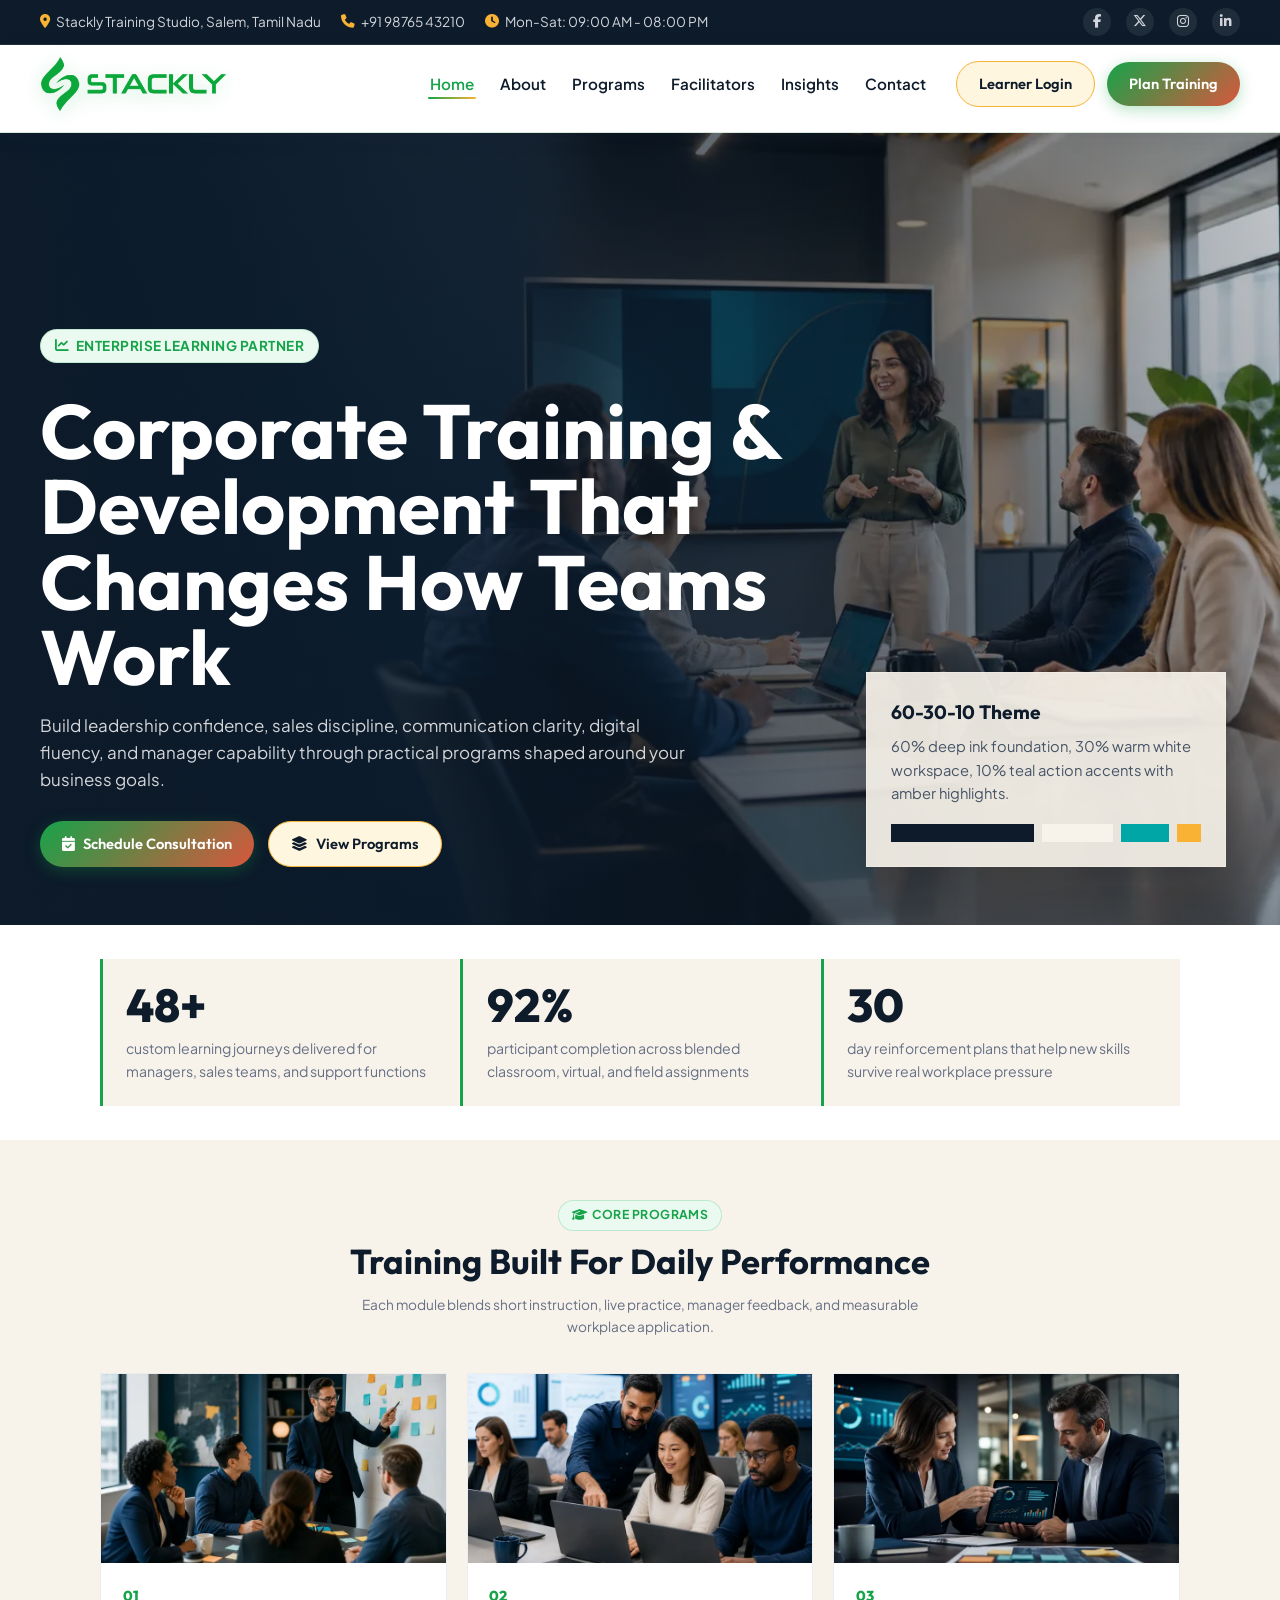
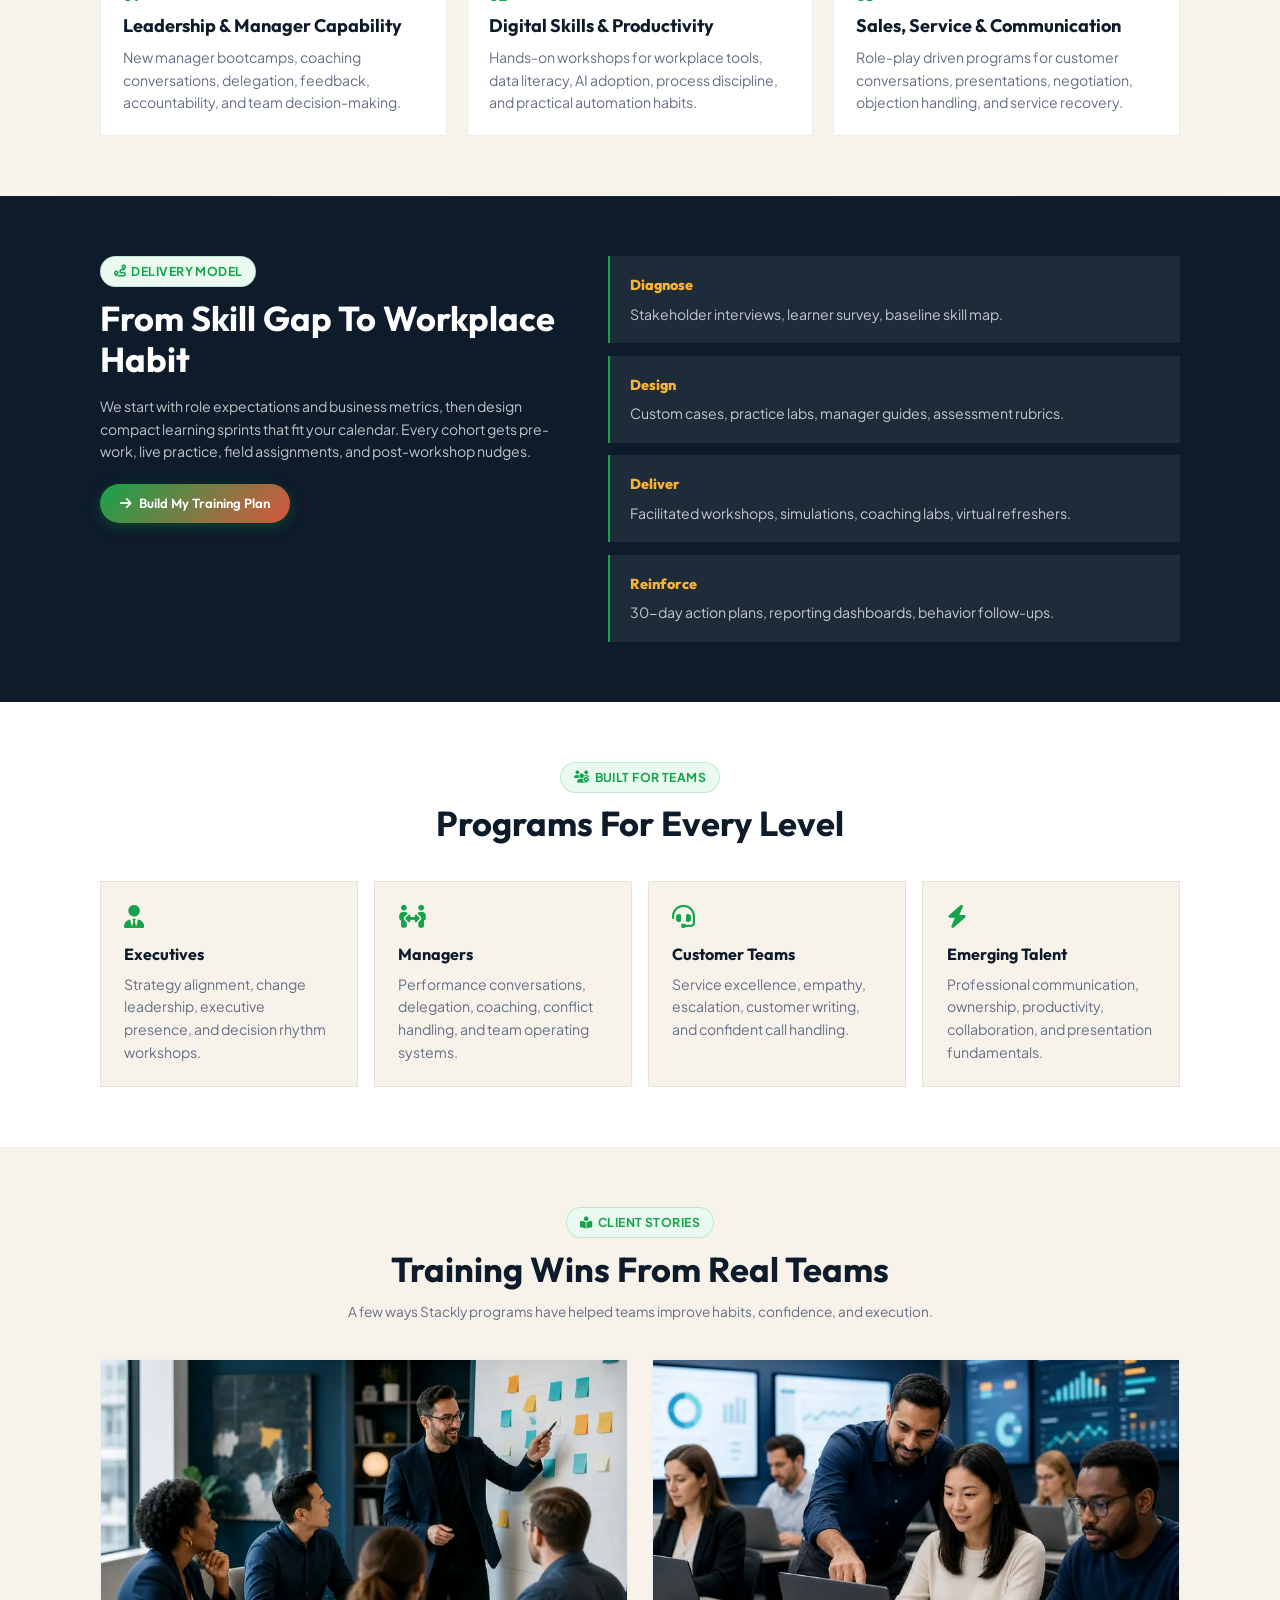
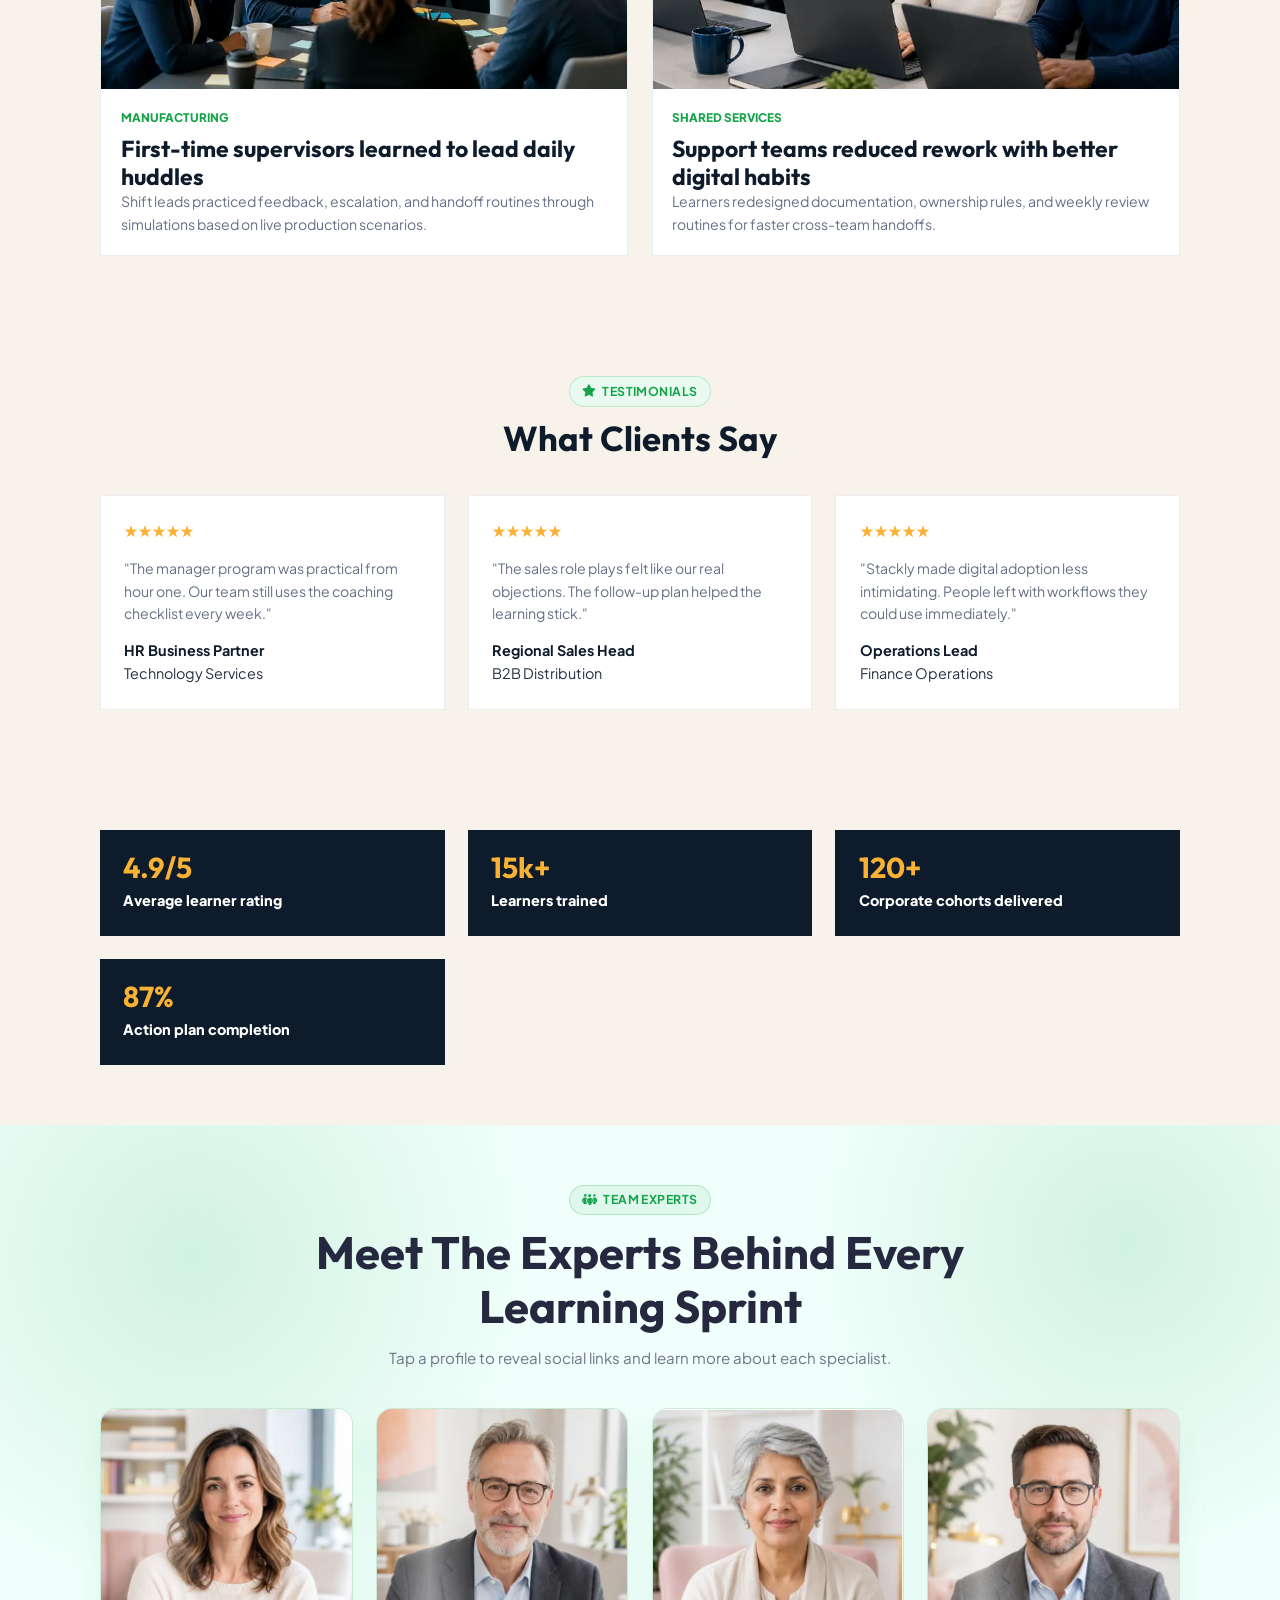
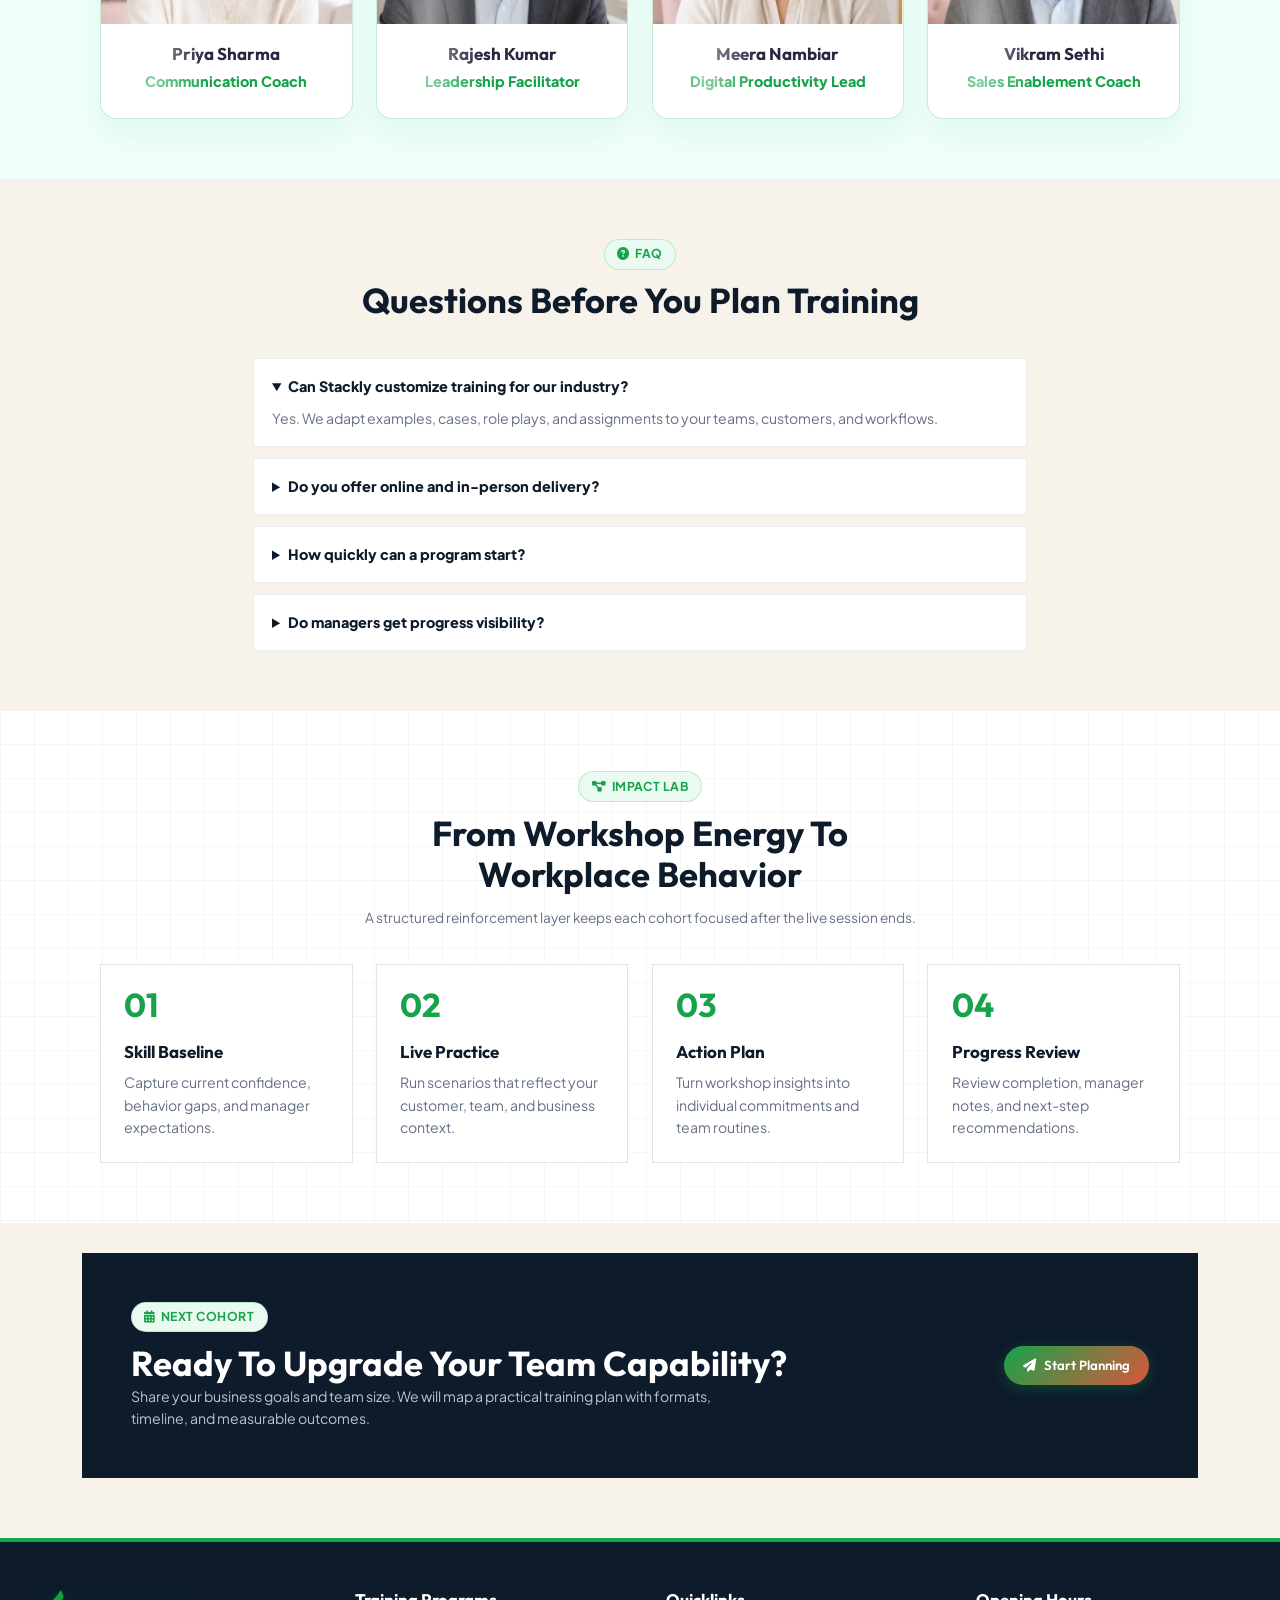
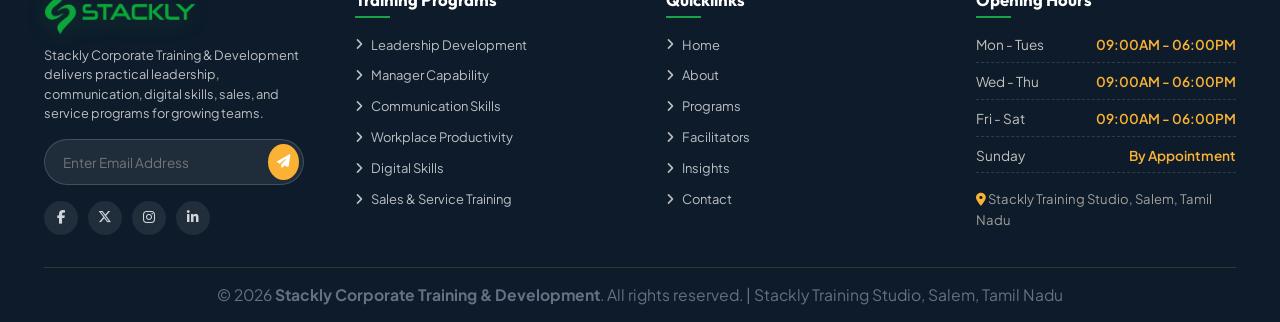
<file: index.html>
﻿<!DOCTYPE html>
<html lang="en">
<head>
  <meta charset="UTF-8">
  <meta name="viewport" content="width=device-width, initial-scale=1.0">
  <title>Corporate Training &amp; Development</title>
  <meta name="description" content="Corporate Training & Development builds practical leadership, sales, communication, digital skills, and compliance programs for high-performing teams.">
  <link rel="icon" type="image/webp" href="assets/logo_lightpink.webp">
  <link rel="preload" as="image" href="assets/training-hero.webp" fetchpriority="high">
  <link rel="stylesheet" href="style.css">
  <link rel="stylesheet" href="https://cdnjs.cloudflare.com/ajax/libs/font-awesome/6.5.2/css/all.min.css" media="print" onload="this.media='all'">
  <noscript><link rel="stylesheet" href="https://cdnjs.cloudflare.com/ajax/libs/font-awesome/6.5.2/css/all.min.css"></noscript>
</head>
<body class="ctd-home">
  <div class="top-bar">
    <div class="container">
      <div class="top-bar-info">
        <span><i class="fa-solid fa-location-dot"></i> Stackly Training Studio, Salem, Tamil Nadu</span>
        <span><i class="fa-solid fa-phone"></i> +91 98765 43210</span>
        <span><i class="fa-solid fa-clock"></i> Mon-Sat: 09:00 AM - 08:00 PM</span>
      </div>
      <div class="top-bar-links">
        <a href="404.html" title="Facebook"><i class="fa-brands fa-facebook-f"></i></a>
        <a href="404.html" title="Twitter"><i class="fa-brands fa-x-twitter"></i></a>
        <a href="404.html" title="Instagram"><i class="fa-brands fa-instagram"></i></a>
        <a href="404.html" title="LinkedIn"><i class="fa-brands fa-linkedin-in"></i></a>
      </div>
    </div>
  </div>

  <header class="navbar">
    <div class="container navbar-bar">
      <a href="index.html" class="brand-logo ctd-stackly-brand" aria-label="Stackly Corporate Training & Development home">
        <img src="assets/logo_lightpink.webp" alt="Stackly Corporate Training & Development Logo">
      </a>
      <button type="button" class="nav-toggle" aria-label="Open menu" aria-expanded="false" aria-controls="nav-panel">
        <i class="fa-solid fa-bars"></i>
      </button>
      <div class="nav-panel" id="nav-panel">
        <div class="nav-panel-header">
          <a href="index.html" class="brand-logo ctd-stackly-brand nav-panel-brand">
            <img src="assets/logo_lightpink.webp" alt="Stackly Corporate Training & Development Logo">
          </a>
          <button type="button" class="nav-close" aria-label="Close menu"><i class="fa-solid fa-xmark"></i></button>
        </div>
        <ul class="nav-menu">
          <li><a href="index.html" class="nav-link active">Home</a></li>
          <li><a href="about.html" class="nav-link">About</a></li>
          <li><a href="services.html" class="nav-link">Programs</a></li>
          <li><a href="team.html" class="nav-link">Facilitators</a></li>
          <li><a href="blog.html" class="nav-link">Insights</a></li>
          <li><a href="contact.html" class="nav-link">Contact</a></li>
        </ul>
        <div class="nav-actions">
          <a href="login.html" class="btn btn-secondary" data-allow-navigation>Learner Login</a>
          <a href="404.html" class="btn btn-primary" data-allow-navigation>Plan Training</a>
        </div>
      </div>
    </div>
  </header>

  <main>
    <section class="ctd-hero">
      <div class="ctd-hero-media" aria-hidden="true">
        <img src="assets/training-hero.webp" alt="" width="1200" height="760" fetchpriority="high" decoding="async">
      </div>
      <div class="container ctd-hero-grid">
        <div class="ctd-hero-copy reveal-item">
          <span class="section-tag"><i class="fa-solid fa-chart-line"></i> Enterprise learning partner</span>
          <h1>Corporate Training &amp; Development That Changes How Teams Work</h1>
          <p>Build leadership confidence, sales discipline, communication clarity, digital fluency, and manager capability through practical programs shaped around your business goals.</p>
          <div class="ctd-hero-actions">
            <a href="404.html" class="btn btn-primary" data-allow-navigation><i class="fa-solid fa-calendar-check"></i> Schedule Consultation</a>
            <a href="404.html" class="btn btn-secondary" data-allow-navigation><i class="fa-solid fa-layer-group"></i> View Programs</a>
          </div>
        </div>
        <aside class="ctd-hero-panel reveal-item" aria-label="Training outcomes">
          <strong>60-30-10 Theme</strong>
          <p>60% deep ink foundation, 30% warm white workspace, 10% teal action accents with amber highlights.</p>
          <div class="ctd-swatches">
            <span style="background:#0d1b2a"></span>
            <span style="background:#f7f2ea"></span>
            <span style="background:#00a6a6"></span>
            <span style="background:#f9b233"></span>
          </div>
        </aside>
      </div>
    </section>

    <section class="section ctd-proof">
      <div class="container ctd-proof-grid">
        <article class="ctd-metric reveal-item"><span>48+</span><p>custom learning journeys delivered for managers, sales teams, and support functions</p></article>
        <article class="ctd-metric reveal-item"><span>92%</span><p>participant completion across blended classroom, virtual, and field assignments</p></article>
        <article class="ctd-metric reveal-item"><span>30</span><p>day reinforcement plans that help new skills survive real workplace pressure</p></article>
      </div>
    </section>

    <section class="section ctd-programs">
      <div class="container">
        <div class="section-header reveal-item">
          <span class="section-tag"><i class="fa-solid fa-graduation-cap"></i> Core programs</span>
          <h2 class="section-title">Training Built For Daily Performance</h2>
          <p class="section-desc">Each module blends short instruction, live practice, manager feedback, and measurable workplace application.</p>
        </div>
        <div class="ctd-program-grid">
          <article class="ctd-program-card reveal-item">
            <img src="assets/training-leadership.webp" alt="Leadership workshop with facilitator and managers" loading="lazy" decoding="async">
            <div>
              <span>01</span>
              <h3>Leadership &amp; Manager Capability</h3>
              <p>New manager bootcamps, coaching conversations, delegation, feedback, accountability, and team decision-making.</p>
            </div>
          </article>
          <article class="ctd-program-card reveal-item">
            <img src="assets/training-digital.webp" alt="Employees learning digital skills in a training lab" loading="lazy" decoding="async">
            <div>
              <span>02</span>
              <h3>Digital Skills &amp; Productivity</h3>
              <p>Hands-on workshops for workplace tools, data literacy, AI adoption, process discipline, and practical automation habits.</p>
            </div>
          </article>
          <article class="ctd-program-card reveal-item">
            <img src="assets/training-analytics.webp" alt="Professionals reviewing training analytics and outcomes" loading="lazy" decoding="async">
            <div>
              <span>03</span>
              <h3>Sales, Service &amp; Communication</h3>
              <p>Role-play driven programs for customer conversations, presentations, negotiation, objection handling, and service recovery.</p>
            </div>
          </article>
        </div>
      </div>
    </section>

    <section class="section ctd-method">
      <div class="container ctd-method-grid">
        <div class="ctd-method-copy reveal-item">
          <span class="section-tag"><i class="fa-solid fa-route"></i> Delivery model</span>
          <h2>From Skill Gap To Workplace Habit</h2>
          <p>We start with role expectations and business metrics, then design compact learning sprints that fit your calendar. Every cohort gets pre-work, live practice, field assignments, and post-workshop nudges.</p>
          <a href="404.html" class="btn btn-primary" data-allow-navigation><i class="fa-solid fa-arrow-right"></i> Build My Training Plan</a>
        </div>
        <div class="ctd-timeline reveal-item">
          <div><span>Diagnose</span><p>Stakeholder interviews, learner survey, baseline skill map.</p></div>
          <div><span>Design</span><p>Custom cases, practice labs, manager guides, assessment rubrics.</p></div>
          <div><span>Deliver</span><p>Facilitated workshops, simulations, coaching labs, virtual refreshers.</p></div>
          <div><span>Reinforce</span><p>30-day action plans, reporting dashboards, behavior follow-ups.</p></div>
        </div>
      </div>
    </section>

    <section class="section ctd-cohorts">
      <div class="container">
        <div class="section-header reveal-item">
          <span class="section-tag"><i class="fa-solid fa-users-gear"></i> Built for teams</span>
          <h2 class="section-title">Programs For Every Level</h2>
        </div>
        <div class="ctd-cohort-grid">
          <article class="reveal-item"><i class="fa-solid fa-user-tie"></i><h3>Executives</h3><p>Strategy alignment, change leadership, executive presence, and decision rhythm workshops.</p></article>
          <article class="reveal-item"><i class="fa-solid fa-people-arrows"></i><h3>Managers</h3><p>Performance conversations, delegation, coaching, conflict handling, and team operating systems.</p></article>
          <article class="reveal-item"><i class="fa-solid fa-headset"></i><h3>Customer Teams</h3><p>Service excellence, empathy, escalation, customer writing, and confident call handling.</p></article>
          <article class="reveal-item"><i class="fa-solid fa-bolt"></i><h3>Emerging Talent</h3><p>Professional communication, ownership, productivity, collaboration, and presentation fundamentals.</p></article>
        </div>
      </div>
    </section>

    <section class="section bg-light ctd-stories">
      <div class="container">
        <div class="section-header reveal-item">
          <span class="section-tag"><i class="fa-solid fa-book-open-reader"></i> Client Stories</span>
          <h2 class="section-title">Training Wins From Real Teams</h2>
          <p class="section-desc">A few ways Stackly programs have helped teams improve habits, confidence, and execution.</p>
        </div>
        <div class="ctd-story-grid">
          <article class="reveal-item">
            <img src="assets/training-leadership.webp" alt="Leadership training client story" loading="lazy">
            <div><span>Manufacturing</span><h3>First-time supervisors learned to lead daily huddles</h3><p>Shift leads practiced feedback, escalation, and handoff routines through simulations based on live production scenarios.</p></div>
          </article>
          <article class="reveal-item">
            <img src="assets/training-digital.webp" alt="Digital productivity client story" loading="lazy">
            <div><span>Shared Services</span><h3>Support teams reduced rework with better digital habits</h3><p>Learners redesigned documentation, ownership rules, and weekly review routines for faster cross-team handoffs.</p></div>
          </article>
        </div>
      </div>
    </section> 

    <section class="section ctd-testimonials">
      <div class="container">
        <div class="section-header reveal-item">
          <span class="section-tag"><i class="fa-solid fa-star"></i> Testimonials</span>
          <h2 class="section-title">What Clients Say</h2>
        </div>
        <div class="ctd-testimonial-grid">
          <article class="reveal-item"><div class="ctd-stars">★★★★★</div><p>"The manager program was practical from hour one. Our team still uses the coaching checklist every week."</p><strong>HR Business Partner</strong><span>Technology Services</span></article>
          <article class="reveal-item"><div class="ctd-stars">★★★★★</div><p>"The sales role plays felt like our real objections. The follow-up plan helped the learning stick."</p><strong>Regional Sales Head</strong><span>B2B Distribution</span></article>
          <article class="reveal-item"><div class="ctd-stars">★★★★★</div><p>"Stackly made digital adoption less intimidating. People left with workflows they could use immediately."</p><strong>Operations Lead</strong><span>Finance Operations</span></article>
        </div>
      </div>
    </section>

    <section class="section bg-light ctd-ratings">
      <div class="container ctd-rating-grid">
        <div class="reveal-item"><strong>4.9/5</strong><span>Average learner rating</span></div>
        <div class="reveal-item"><strong>15k+</strong><span>Learners trained</span></div>
        <div class="reveal-item"><strong>120+</strong><span>Corporate cohorts delivered</span></div>
        <div class="reveal-item"><strong>87%</strong><span>Action plan completion</span></div>
      </div>
    </section>

    <section class="section bg-light ctd-experts-section">
      <div class="container">
        <div class="section-header reveal-item">
          <span class="section-tag"><i class="fa-solid fa-people-group"></i> Team Experts</span>
          <h2 class="section-title">Meet The Experts Behind Every Learning Sprint</h2>
          <p class="section-desc">Tap a profile to reveal social links and learn more about each specialist.</p>
        </div>
        <div class="ctd-expert-grid">
          <article class="ctd-expert-card reveal-item"><img src="assets/therapist-priya.webp" alt="Priya Sharma"><h3>Priya Sharma</h3><span>Communication Coach</span><div class="ctd-expert-social"><a href="404.html" aria-label="Priya Facebook"><i class="fa-brands fa-facebook-f"></i></a><a href="404.html" aria-label="Priya Instagram"><i class="fa-brands fa-instagram"></i></a></div></article>
          <article class="ctd-expert-card reveal-item"><img src="assets/therapist-rajesh.webp" alt="Rajesh Kumar"><h3>Rajesh Kumar</h3><span>Leadership Facilitator</span><div class="ctd-expert-social"><a href="404.html" aria-label="Rajesh Facebook"><i class="fa-brands fa-facebook-f"></i></a><a href="404.html" aria-label="Rajesh Instagram"><i class="fa-brands fa-instagram"></i></a></div></article>
          <article class="ctd-expert-card reveal-item"><img src="assets/therapist-meera.webp" alt="Meera Nambiar"><h3>Meera Nambiar</h3><span>Digital Productivity Lead</span><div class="ctd-expert-social"><a href="404.html" aria-label="Meera Facebook"><i class="fa-brands fa-facebook-f"></i></a><a href="404.html" aria-label="Meera Instagram"><i class="fa-brands fa-instagram"></i></a></div></article>
          <article class="ctd-expert-card reveal-item"><img src="assets/therapist-vikram.webp" alt="Vikram Sethi"><h3>Vikram Sethi</h3><span>Sales Enablement Coach</span><div class="ctd-expert-social"><a href="404.html" aria-label="Vikram Facebook"><i class="fa-brands fa-facebook-f"></i></a><a href="404.html" aria-label="Vikram Instagram"><i class="fa-brands fa-instagram"></i></a></div></article>
        </div>
      </div>
    </section>

    <section class="section bg-light ctd-faq-mini">
      <div class="container">
        <div class="section-header reveal-item">
          <span class="section-tag"><i class="fa-solid fa-circle-question"></i> FAQ</span>
          <h2 class="section-title">Questions Before You Plan Training</h2>
        </div>
        <div class="ctd-faq-list">
          <details open><summary>Can Stackly customize training for our industry?</summary><p>Yes. We adapt examples, cases, role plays, and assignments to your teams, customers, and workflows.</p></details>
          <details><summary>Do you offer online and in-person delivery?</summary><p>Yes. We support classroom, virtual, and blended cohorts with digital reinforcement.</p></details>
          <details><summary>How quickly can a program start?</summary><p>Focused workshops can launch quickly after discovery. Larger academies begin with stakeholder interviews and learner diagnostics.</p></details>
          <details><summary>Do managers get progress visibility?</summary><p>Yes. We can provide completion summaries, skill observations, and action-plan progress reports.</p></details>
        </div>
      </div>
    </section>

    <section class="section ctd-impact-lab">
      <div class="container">
        <div class="section-header reveal-item">
          <span class="section-tag"><i class="fa-solid fa-diagram-project"></i> Impact Lab</span>
          <h2 class="section-title">From Workshop Energy To Workplace Behavior</h2>
          <p class="section-desc">A structured reinforcement layer keeps each cohort focused after the live session ends.</p>
        </div>
        <div class="ctd-effect-grid ctd-effect-grid-4">
          <article class="ctd-effect-box reveal-item"><b>01</b><h3>Skill Baseline</h3><p>Capture current confidence, behavior gaps, and manager expectations.</p></article>
          <article class="ctd-effect-box reveal-item"><b>02</b><h3>Live Practice</h3><p>Run scenarios that reflect your customer, team, and business context.</p></article>
          <article class="ctd-effect-box reveal-item"><b>03</b><h3>Action Plan</h3><p>Turn workshop insights into individual commitments and team routines.</p></article>
          <article class="ctd-effect-box reveal-item"><b>04</b><h3>Progress Review</h3><p>Review completion, manager notes, and next-step recommendations.</p></article>
        </div>
      </div>
    </section>

    <section class="section ctd-cta">
      <div class="container ctd-cta-inner reveal-item">
        <div>
          <span class="section-tag"><i class="fa-solid fa-calendar-days"></i> Next cohort</span>
          <h2>Ready To Upgrade Your Team Capability?</h2>
          <p>Share your business goals and team size. We will map a practical training plan with formats, timeline, and measurable outcomes.</p>
        </div>
        <a href="404.html" class="btn btn-primary" data-allow-navigation><i class="fa-solid fa-paper-plane"></i> Start Planning</a>
      </div>
    </section>
  </main>

 <footer class="footer">
    <div class="container">
      <div class="footer-grid">

        <div class="footer-col footer-brand">
          <img src="assets/logo_lightpink.webp" alt="Stackly Logo Footer">
          <p>Stackly Corporate Training & Development delivers practical leadership, communication, digital skills, sales, and service programs for growing teams.</p>

          <form class="newsletter-form" action="404.html" onsubmit="event.preventDefault(); window.location.href='404.html';">
            <input type="email" placeholder="Enter Email Address" required>
            <button type="submit"><i class="fa-solid fa-paper-plane"></i></button>
          </form>

          <div class="footer-social">
            <a href="404.html" title="Facebook" aria-label="Facebook"><i class="fa-brands fa-facebook-f"></i></a>
            <a href="404.html" title="Twitter" aria-label="Twitter"><i class="fa-brands fa-x-twitter"></i></a>
            <a href="404.html" title="Instagram" aria-label="Instagram"><i class="fa-brands fa-instagram"></i></a>
            <a href="404.html" title="LinkedIn" aria-label="LinkedIn"><i class="fa-brands fa-linkedin-in"></i></a>
          </div>
        </div>

        <div class="footer-col">
          <h4>Training Programs</h4>
          <ul class="footer-links">
            <li><a href="404.html"><i class="fa-solid fa-angle-right"></i> Leadership Development</a></li>
            <li><a href="404.html"><i class="fa-solid fa-angle-right"></i> Manager Capability</a></li>
            <li><a href="404.html"><i class="fa-solid fa-angle-right"></i> Communication Skills</a></li>
            <li><a href="404.html"><i class="fa-solid fa-angle-right"></i> Workplace Productivity</a></li>
            <li><a href="404.html"><i class="fa-solid fa-angle-right"></i> Digital Skills</a></li>
            <li><a href="404.html"><i class="fa-solid fa-angle-right"></i> Sales & Service Training</a></li>
          </ul>
        </div>

        <div class="footer-col">
          <h4>Quicklinks</h4>
          <ul class="footer-links">
            <li><a href="index.html"><i class="fa-solid fa-angle-right"></i> Home</a></li>
            <li><a href="about.html"><i class="fa-solid fa-angle-right"></i> About</a></li>
            <li><a href="services.html"><i class="fa-solid fa-angle-right"></i> Programs</a></li>
            <li><a href="team.html"><i class="fa-solid fa-angle-right"></i> Facilitators</a></li>
            <li><a href="blog.html"><i class="fa-solid fa-angle-right"></i> Insights</a></li>
            <li><a href="contact.html"><i class="fa-solid fa-angle-right"></i> Contact</a></li>
          </ul>
        </div>

        <div class="footer-col">
          <h4>Opening Hours</h4>
          <div class="opening-hours-list">
            <div class="hours-row">
              <span>Mon - Tues</span>
              <span>09:00AM - 06:00PM</span>
            </div>
            <div class="hours-row">
              <span>Wed - Thu</span>
              <span>09:00AM - 06:00PM</span>
            </div>
            <div class="hours-row">
              <span>Fri - Sat</span>
              <span>09:00AM - 06:00PM</span>
            </div>
            <div class="hours-row">
              <span>Sunday</span>
              <span style="color: var(--secondary);">By Appointment</span>
            </div>
          </div>
          <div style="margin-top: 15px; font-size: 0.82rem; color: #a39f99;">
            <i class="fa-solid fa-location-dot" style="color: var(--secondary);"></i> Stackly Training Studio, Salem, Tamil Nadu
          </div>
        </div>
      </div>

      <div class="footer-bottom">
        <p>&copy; 2026 <strong>Stackly Corporate Training & Development</strong>. All rights reserved. | Stackly Training Studio, Salem, Tamil Nadu</p>
      </div>
    </div>
  </footer>

  <script src="script.js"></script>
</body>
</html>
</file>
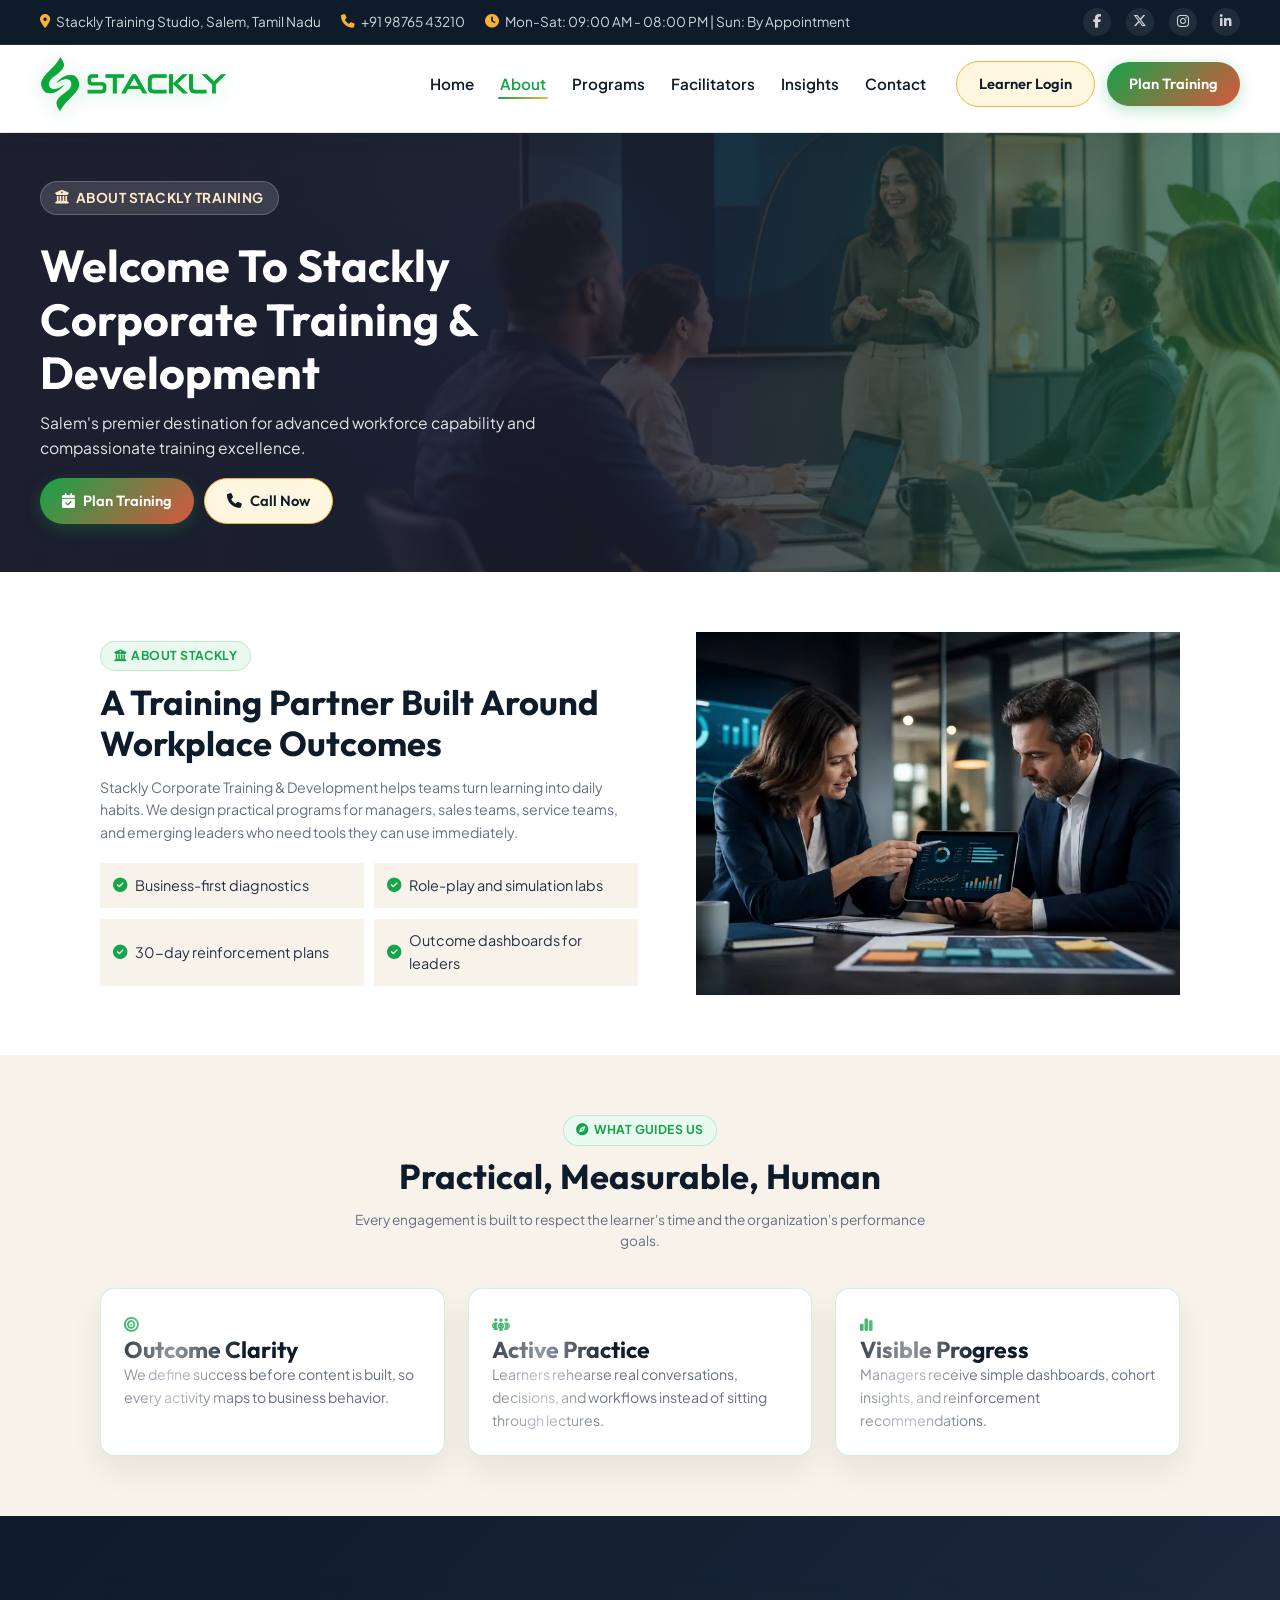
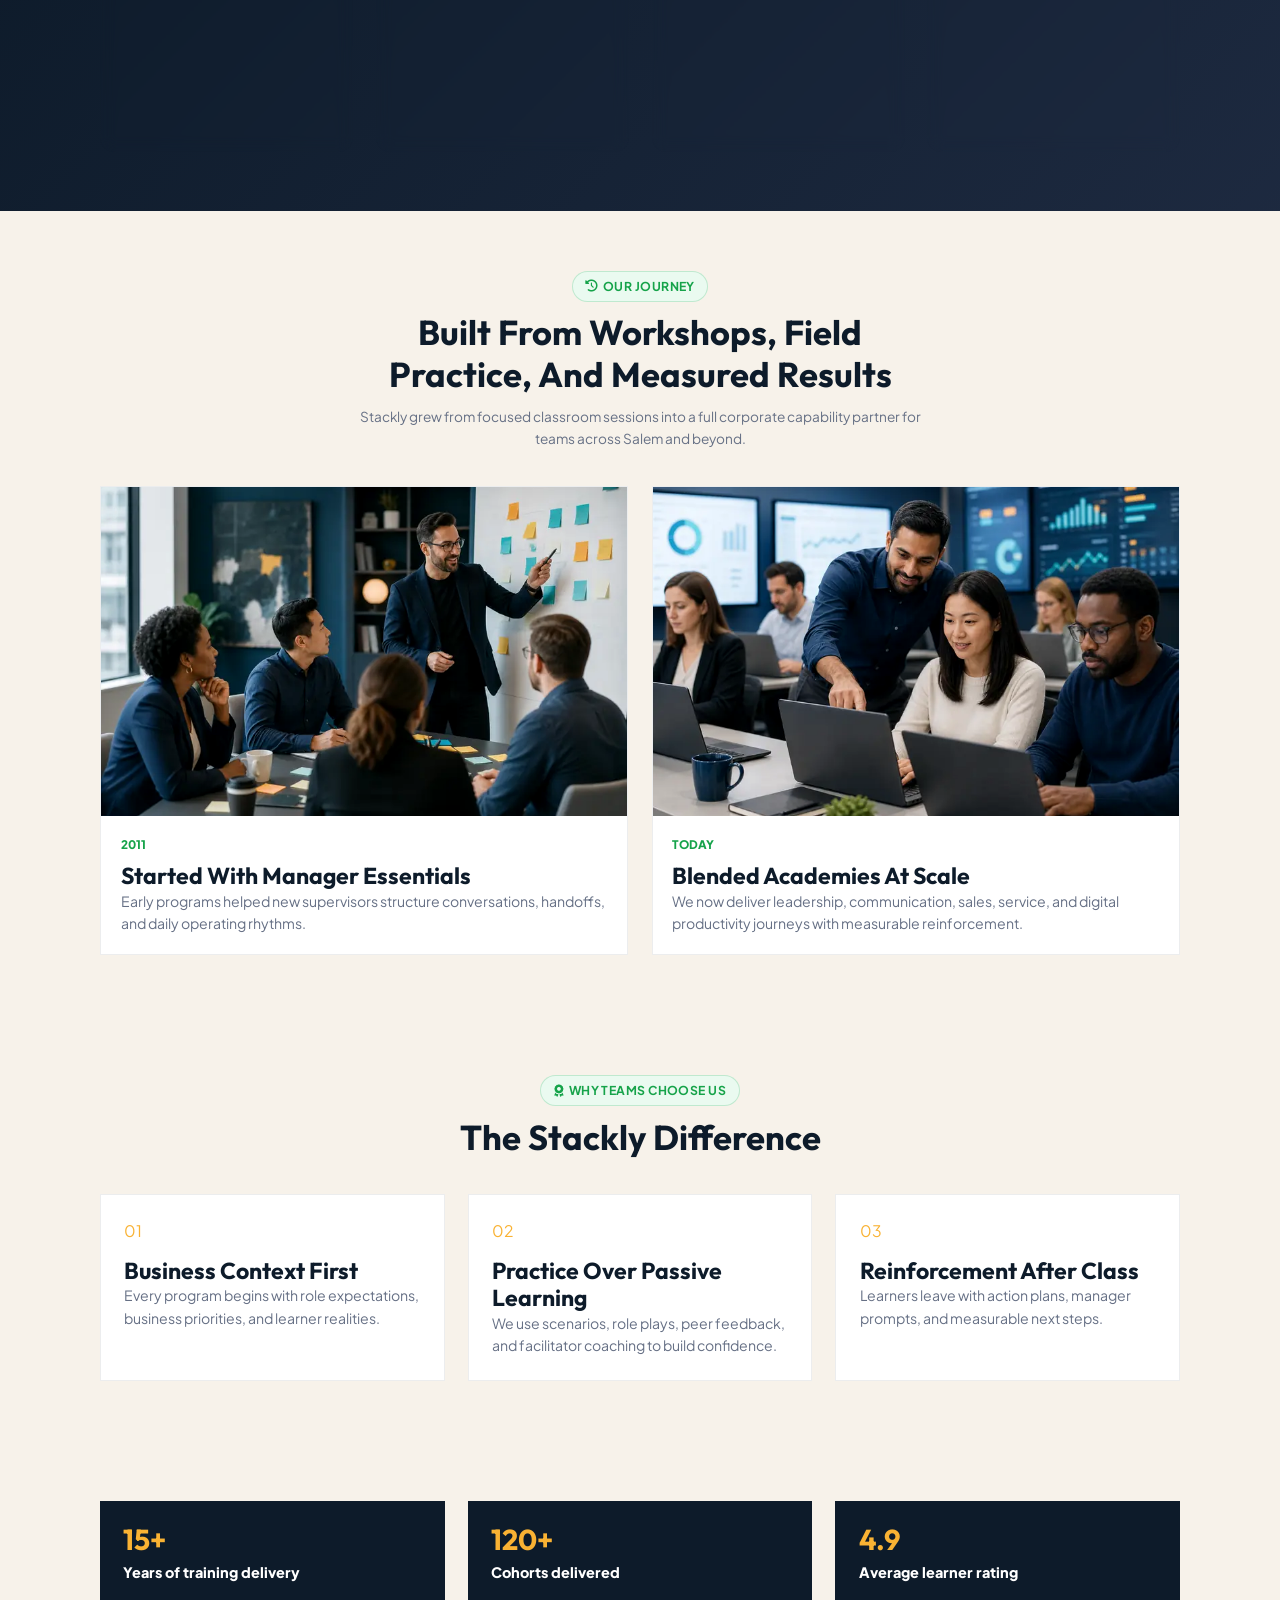
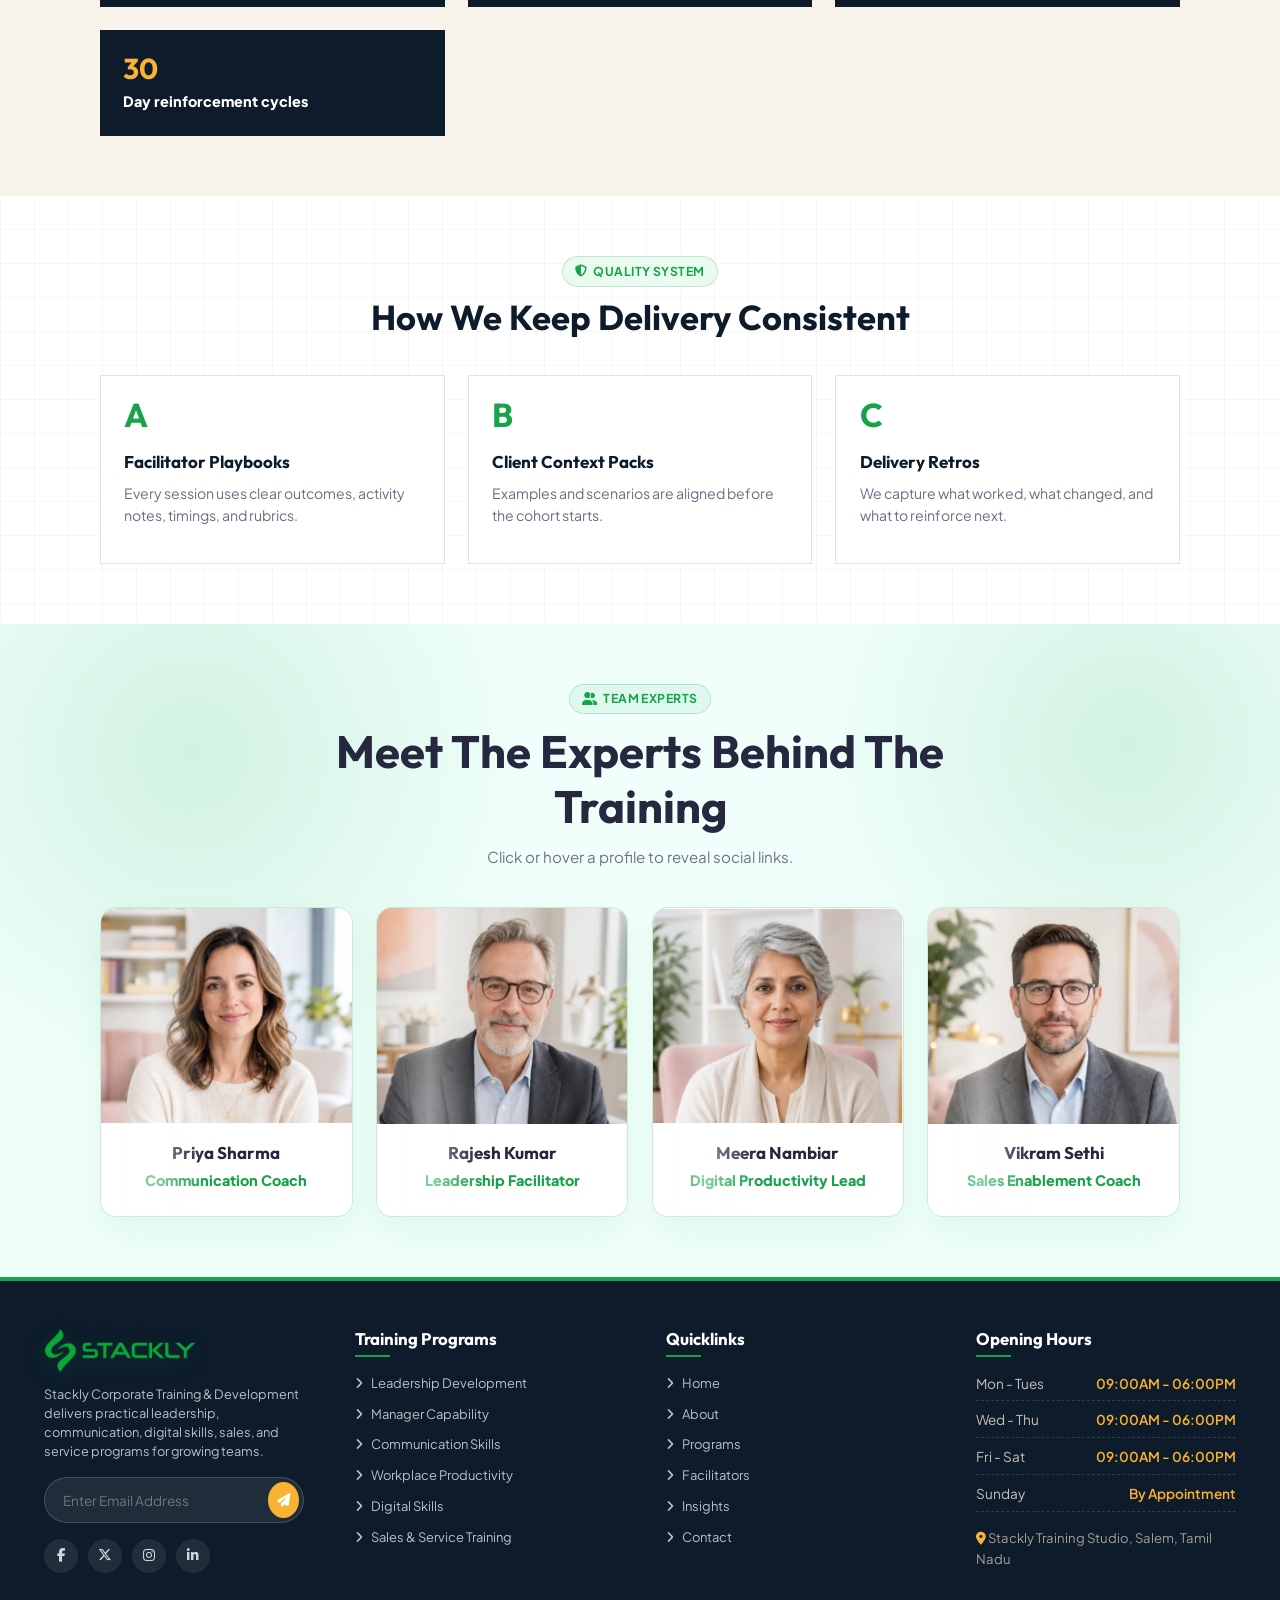
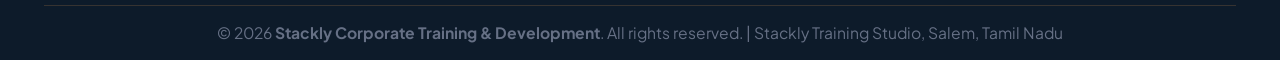
<file: about.html>
﻿
<!DOCTYPE html>
<html lang="en">
<head>
  <meta charset="UTF-8">
  <meta name="viewport" content="width=device-width, initial-scale=1.0">
  <title>About Us | Stackly Corporate Training & Development Salem</title>
  <meta name="description" content="Learn about Stackly Corporate Training & Development in Salem, our expert learning team, state-of-the-art learning facilities, and compassionate learning philosophy.">
  <link rel="icon" type="image/webp" href="assets/logo_lightpink.webp">

  <link rel="stylesheet" href="https://cdnjs.cloudflare.com/ajax/libs/font-awesome/6.5.2/css/all.min.css">
  <link rel="stylesheet" href="style.css">
</head>
<body>
<div class="top-bar">
    <div class="container">
      <div class="top-bar-info">
        <span><i class="fa-solid fa-location-dot"></i> Stackly Training Studio, Salem, Tamil Nadu</span>
        <span><i class="fa-solid fa-phone"></i> +91 98765 43210</span>
        <span><i class="fa-solid fa-clock"></i> Mon-Sat: 09:00 AM - 08:00 PM | Sun: By Appointment</span>
      </div>
      <div class="top-bar-links">
        <a href="404.html" title="Facebook"><i class="fa-brands fa-facebook-f"></i></a>
        <a href="404.html" title="Twitter"><i class="fa-brands fa-x-twitter"></i></a>
        <a href="404.html" title="Instagram"><i class="fa-brands fa-instagram"></i></a>
        <a href="404.html" title="LinkedIn"><i class="fa-brands fa-linkedin-in"></i></a>
      </div>
    </div>
  </div>

  <header class="navbar">
    <div class="container navbar-bar">
      <a href="index.html" class="brand-logo">
        <img src="assets/logo_lightpink.webp" alt="Stackly Corporate Training & Development Logo">
      </a>

      <button type="button" class="nav-toggle" aria-label="Open menu" aria-expanded="false" aria-controls="nav-panel">
        <i class="fa-solid fa-bars"></i>
      </button>

      <div class="nav-panel" id="nav-panel">
        <div class="nav-panel-header">
          <a href="index.html" class="brand-logo nav-panel-brand">
            <img src="assets/logo_lightpink.webp" alt="Stackly Corporate Training & Development Logo">
          </a>
          <button type="button" class="nav-close" aria-label="Close menu">
            <i class="fa-solid fa-xmark"></i>
          </button>
        </div>

        <ul class="nav-menu">
          <li><a href="index.html" class="nav-link">Home</a></li>
          <li><a href="about.html" class="nav-link active">About</a></li>
          <li><a href="services.html" class="nav-link">Programs</a></li>
          <li><a href="team.html" class="nav-link">Facilitators</a></li>
          <li><a href="blog.html" class="nav-link">Insights</a></li>
          <li><a href="contact.html" class="nav-link">Contact</a></li>
        </ul>

        <div class="nav-actions">
          <a href="login.html" class="btn btn-secondary">Learner Login</a>
          <a href="contact.html#book-visit" class="btn btn-primary">Plan Training</a>
        </div>
      </div>
    </div>
  </header>

  <section class="page-hero">
    <div class="page-hero-media"><img src="assets/training-hero.webp" alt=""></div>
    <div class="container">
      <span class="section-tag"><i class="fa-solid fa-building-columns"></i> About Stackly Training</span>
      <h1>Welcome To Stackly Corporate Training & Development</h1>
      <p>Salem's premier destination for advanced workforce capability and compassionate training excellence.</p>
      <div class="page-hero-actions">
        <a href="contact.html#book-visit" class="btn btn-primary"><i class="fa-solid fa-calendar-check"></i> Plan Training</a>
        <a href="404.html" class="btn btn-secondary"><i class="fa-solid fa-phone"></i> Call Now</a>
      </div>
    </div>
  </section>

  <section class="section ctd-page-band">
    <div class="container ctd-split-panel">
      <div class="reveal-item">
        <span class="section-tag"><i class="fa-solid fa-building-columns"></i> About Stackly</span>
        <h2 class="section-title" style="text-align:left;">A Training Partner Built Around Workplace Outcomes</h2>
        <p>Stackly Corporate Training & Development helps teams turn learning into daily habits. We design practical programs for managers, sales teams, service teams, and emerging leaders who need tools they can use immediately.</p>
        <div class="ctd-check-list">
          <span><i class="fa-solid fa-circle-check"></i> Business-first diagnostics</span>
          <span><i class="fa-solid fa-circle-check"></i> Role-play and simulation labs</span>
          <span><i class="fa-solid fa-circle-check"></i> 30-day reinforcement plans</span>
          <span><i class="fa-solid fa-circle-check"></i> Outcome dashboards for leaders</span>
        </div>
      </div>
      <img class="ctd-panel-img reveal-item" src="assets/training-analytics.webp" alt="Corporate training analytics review" loading="lazy">
    </div>
  </section>

  <section class="section bg-light ctd-values-section">
    <div class="container">
      <div class="section-header reveal-item">
        <span class="section-tag"><i class="fa-solid fa-compass"></i> What Guides Us</span>
        <h2 class="section-title">Practical, Measurable, Human</h2>
        <p class="section-desc">Every engagement is built to respect the learner's time and the organization's performance goals.</p>
      </div>
      <div class="ctd-value-grid">
        <article class="reveal-item"><i class="fa-solid fa-bullseye"></i><h3>Outcome Clarity</h3><p>We define success before content is built, so every activity maps to business behavior.</p></article>
        <article class="reveal-item"><i class="fa-solid fa-people-group"></i><h3>Active Practice</h3><p>Learners rehearse real conversations, decisions, and workflows instead of sitting through lectures.</p></article>
        <article class="reveal-item"><i class="fa-solid fa-chart-simple"></i><h3>Visible Progress</h3><p>Managers receive simple dashboards, cohort insights, and reinforcement recommendations.</p></article>
      </div>
    </div>
  </section>

  <section class="section ctd-process-strip">
    <div class="container ctd-process-grid">
      <div><strong>01</strong><span>Discover</span><p>Skill gaps, role expectations, learner profile, and delivery constraints.</p></div>
      <div><strong>02</strong><span>Design</span><p>Custom cases, facilitator guides, assessments, and manager toolkits.</p></div>
      <div><strong>03</strong><span>Deliver</span><p>Workshops, coaching labs, simulations, and virtual refreshers.</p></div>
      <div><strong>04</strong><span>Reinforce</span><p>Action plans, nudges, scorecards, and follow-up routines.</p></div>
    </div>
  </section>
  <section class="section bg-light ctd-stories">
    <div class="container">
      <div class="section-header reveal-item"><span class="section-tag"><i class="fa-solid fa-clock-rotate-left"></i> Our Journey</span><h2 class="section-title">Built From Workshops, Field Practice, And Measured Results</h2><p class="section-desc">Stackly grew from focused classroom sessions into a full corporate capability partner for teams across Salem and beyond.</p></div>
      <div class="ctd-story-grid">
        <article class="reveal-item"><img src="assets/training-leadership.webp" alt="Leadership workshop"><div><span>2011</span><h3>Started With Manager Essentials</h3><p>Early programs helped new supervisors structure conversations, handoffs, and daily operating rhythms.</p></div></article>
        <article class="reveal-item"><img src="assets/training-digital.webp" alt="Digital learning lab"><div><span>Today</span><h3>Blended Academies At Scale</h3><p>We now deliver leadership, communication, sales, service, and digital productivity journeys with measurable reinforcement.</p></div></article>
      </div>
    </div>
  </section>
  <section class="section ctd-testimonials">
    <div class="container">
      <div class="section-header reveal-item"><span class="section-tag"><i class="fa-solid fa-award"></i> Why Teams Choose Us</span><h2 class="section-title">The Stackly Difference</h2></div>
      <div class="ctd-testimonial-grid">
        <article class="reveal-item"><div class="ctd-stars">01</div><h3>Business Context First</h3><p>Every program begins with role expectations, business priorities, and learner realities.</p></article>
        <article class="reveal-item"><div class="ctd-stars">02</div><h3>Practice Over Passive Learning</h3><p>We use scenarios, role plays, peer feedback, and facilitator coaching to build confidence.</p></article>
        <article class="reveal-item"><div class="ctd-stars">03</div><h3>Reinforcement After Class</h3><p>Learners leave with action plans, manager prompts, and measurable next steps.</p></article>
      </div>
    </div>
  </section>
  <section class="section bg-light ctd-ratings">
    <div class="container ctd-rating-grid">
      <div class="reveal-item"><strong>15+</strong><span>Years of training delivery</span></div>
      <div class="reveal-item"><strong>120+</strong><span>Cohorts delivered</span></div>
      <div class="reveal-item"><strong>4.9</strong><span>Average learner rating</span></div>
      <div class="reveal-item"><strong>30</strong><span>Day reinforcement cycles</span></div>
    </div>
  </section>
  <section class="section ctd-impact-lab">
    <div class="container">
      <div class="section-header reveal-item"><span class="section-tag"><i class="fa-solid fa-shield-halved"></i> Quality System</span><h2 class="section-title">How We Keep Delivery Consistent</h2></div>
      <div class="ctd-effect-grid ctd-effect-grid-3">
        <article class="ctd-effect-box reveal-item"><b>A</b><h3>Facilitator Playbooks</h3><p>Every session uses clear outcomes, activity notes, timings, and rubrics.</p></article>
        <article class="ctd-effect-box reveal-item"><b>B</b><h3>Client Context Packs</h3><p>Examples and scenarios are aligned before the cohort starts.</p></article>
        <article class="ctd-effect-box reveal-item"><b>C</b><h3>Delivery Retros</h3><p>We capture what worked, what changed, and what to reinforce next.</p></article>
      </div>
    </div>
  </section>
  <section class="section bg-light ctd-experts-section">
    <div class="container">
      <div class="section-header reveal-item">
        <span class="section-tag"><i class="fa-solid fa-user-group"></i> Team Experts</span>
        <h2 class="section-title">Meet The Experts Behind The Training</h2>
        <p class="section-desc">Click or hover a profile to reveal social links.</p>
      </div>
      <div class="ctd-expert-grid">
        <article class="ctd-expert-card reveal-item" tabindex="0">
          <img src="assets/therapist-priya.webp" alt="Priya Sharma">
          <div class="ctd-expert-body"><h3>Priya Sharma</h3><span>Communication Coach</span></div>
          <div class="ctd-expert-social"><a href="404.html" aria-label="Priya Facebook"><i class="fa-brands fa-facebook-f"></i></a><a href="404.html" aria-label="Priya Instagram"><i class="fa-brands fa-instagram"></i></a></div>
        </article>
        <article class="ctd-expert-card reveal-item" tabindex="0">
          <img src="assets/therapist-rajesh.webp" alt="Rajesh Kumar">
          <div class="ctd-expert-body"><h3>Rajesh Kumar</h3><span>Leadership Facilitator</span></div>
          <div class="ctd-expert-social"><a href="404.html" aria-label="Rajesh Facebook"><i class="fa-brands fa-facebook-f"></i></a><a href="404.html" aria-label="Rajesh Instagram"><i class="fa-brands fa-instagram"></i></a></div>
        </article>
        <article class="ctd-expert-card reveal-item" tabindex="0">
          <img src="assets/therapist-meera.webp" alt="Meera Nambiar">
          <div class="ctd-expert-body"><h3>Meera Nambiar</h3><span>Digital Productivity Lead</span></div>
          <div class="ctd-expert-social"><a href="404.html" aria-label="Meera Facebook"><i class="fa-brands fa-facebook-f"></i></a><a href="404.html" aria-label="Meera Instagram"><i class="fa-brands fa-instagram"></i></a></div>
        </article>
        <article class="ctd-expert-card reveal-item" tabindex="0">
          <img src="assets/therapist-vikram.webp" alt="Vikram Sethi">
          <div class="ctd-expert-body"><h3>Vikram Sethi</h3><span>Sales Enablement Coach</span></div>
          <div class="ctd-expert-social"><a href="404.html" aria-label="Vikram Facebook"><i class="fa-brands fa-facebook-f"></i></a><a href="404.html" aria-label="Vikram Instagram"><i class="fa-brands fa-instagram"></i></a></div>
        </article>
      </div>
    </div>
  </section>
<footer class="footer">
    <div class="container">
      <div class="footer-grid">

        <div class="footer-col footer-brand">
          <img src="assets/logo_lightpink.webp" alt="Stackly Logo Footer">
          <p>Stackly Corporate Training & Development delivers practical leadership, communication, digital skills, sales, and service programs for growing teams.</p>

          <form class="newsletter-form" action="404.html" onsubmit="event.preventDefault(); window.location.href='404.html';">
            <input type="email" placeholder="Enter Email Address" required>
            <button type="submit"><i class="fa-solid fa-paper-plane"></i></button>
          </form>

          <div class="footer-social">
            <a href="404.html" title="Facebook" aria-label="Facebook"><i class="fa-brands fa-facebook-f"></i></a>
            <a href="404.html" title="Twitter" aria-label="Twitter"><i class="fa-brands fa-x-twitter"></i></a>
            <a href="404.html" title="Instagram" aria-label="Instagram"><i class="fa-brands fa-instagram"></i></a>
            <a href="404.html" title="LinkedIn" aria-label="LinkedIn"><i class="fa-brands fa-linkedin-in"></i></a>
          </div>
        </div>

        <div class="footer-col">
          <h4>Training Programs</h4>
          <ul class="footer-links">
            <li><a href="404.html"><i class="fa-solid fa-angle-right"></i> Leadership Development</a></li>
            <li><a href="404.html"><i class="fa-solid fa-angle-right"></i> Manager Capability</a></li>
            <li><a href="404.html"><i class="fa-solid fa-angle-right"></i> Communication Skills</a></li>
            <li><a href="404.html"><i class="fa-solid fa-angle-right"></i> Workplace Productivity</a></li>
            <li><a href="404.html"><i class="fa-solid fa-angle-right"></i> Digital Skills</a></li>
            <li><a href="404.html"><i class="fa-solid fa-angle-right"></i> Sales & Service Training</a></li>
          </ul>
        </div>

        <div class="footer-col">
          <h4>Quicklinks</h4>
          <ul class="footer-links">
            <li><a href="index.html"><i class="fa-solid fa-angle-right"></i> Home</a></li>
            <li><a href="about.html"><i class="fa-solid fa-angle-right"></i> About</a></li>
            <li><a href="services.html"><i class="fa-solid fa-angle-right"></i> Programs</a></li>
            <li><a href="team.html"><i class="fa-solid fa-angle-right"></i> Facilitators</a></li>
            <li><a href="blog.html"><i class="fa-solid fa-angle-right"></i> Insights</a></li>
            <li><a href="contact.html"><i class="fa-solid fa-angle-right"></i> Contact</a></li>
          </ul>
        </div>

        <div class="footer-col">
          <h4>Opening Hours</h4>
          <div class="opening-hours-list">
            <div class="hours-row">
              <span>Mon - Tues</span>
              <span>09:00AM - 06:00PM</span>
            </div>
            <div class="hours-row">
              <span>Wed - Thu</span>
              <span>09:00AM - 06:00PM</span>
            </div>
            <div class="hours-row">
              <span>Fri - Sat</span>
              <span>09:00AM - 06:00PM</span>
            </div>
            <div class="hours-row">
              <span>Sunday</span>
              <span style="color: var(--secondary);">By Appointment</span>
            </div>
          </div>
          <div style="margin-top: 15px; font-size: 0.82rem; color: #a39f99;">
            <i class="fa-solid fa-location-dot" style="color: var(--secondary);"></i> Stackly Training Studio, Salem, Tamil Nadu
          </div>
        </div>
      </div>

      <div class="footer-bottom">
        <p>&copy; 2026 <strong>Stackly Corporate Training & Development</strong>. All rights reserved. | Stackly Training Studio, Salem, Tamil Nadu</p>
      </div>
    </div>
  </footer>
  <script src="script.js"></script>
</body>
</html>
</file>
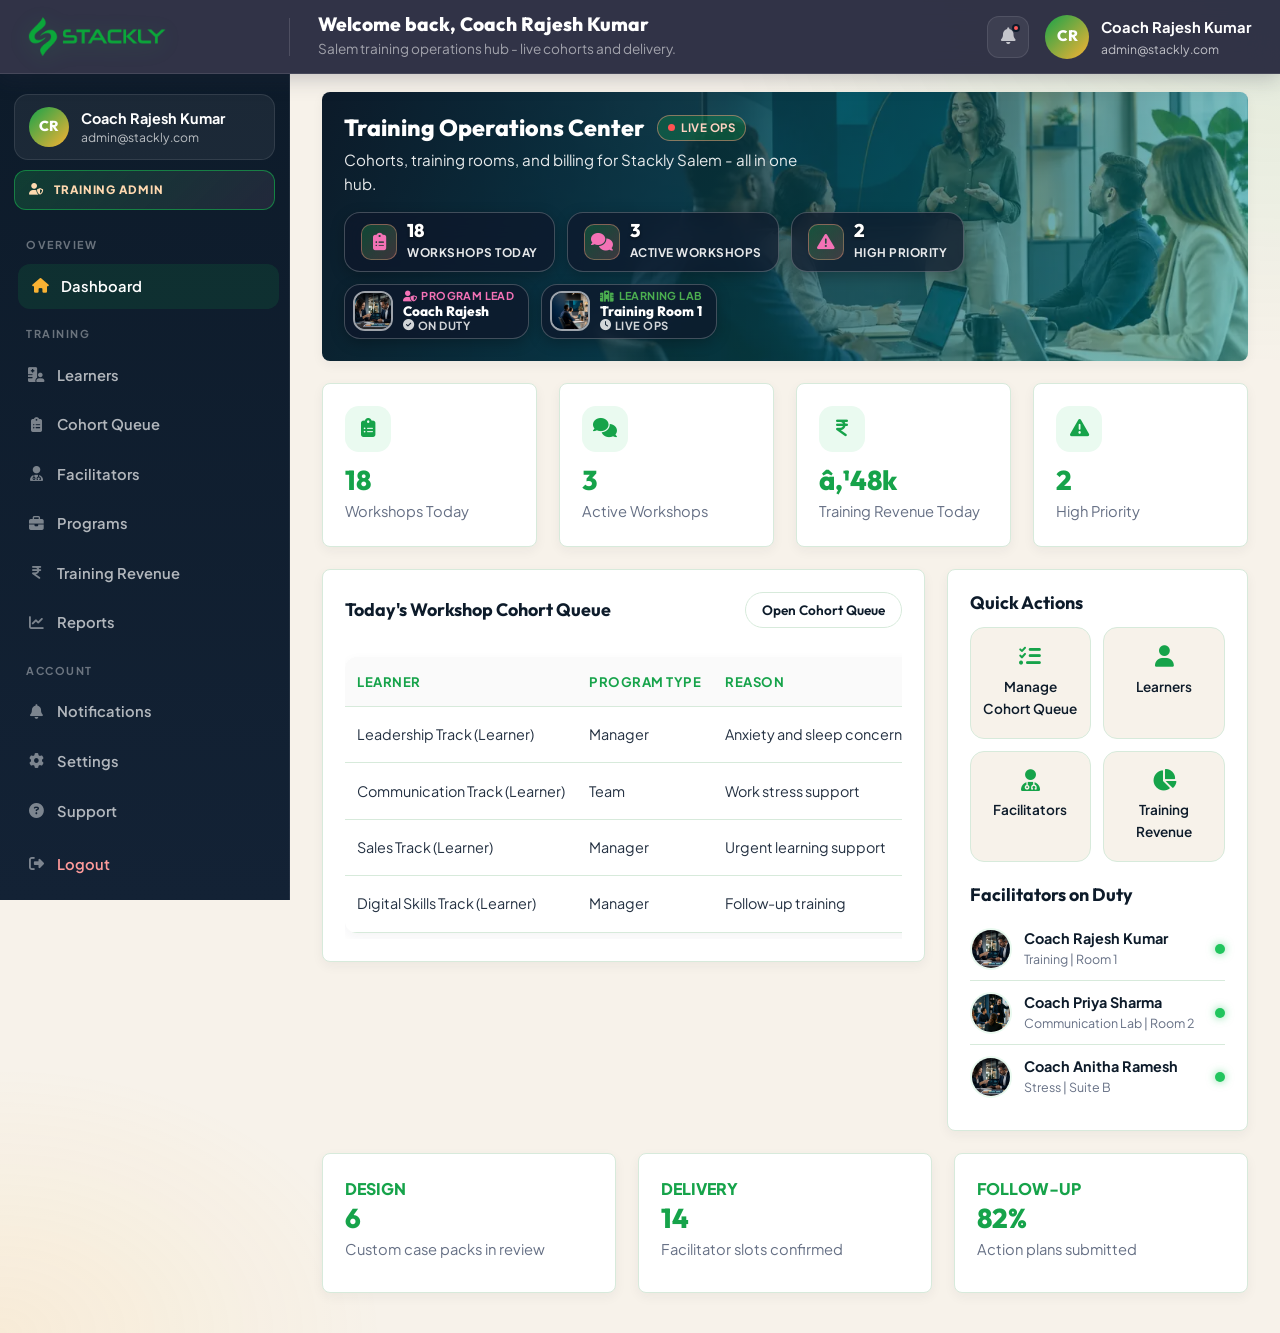
<file: admin-dashboard.html>
﻿
<!DOCTYPE html>
<html lang="en">
<head>
  <meta charset="UTF-8">
  <meta name="viewport" content="width=device-width, initial-scale=1.0">
  <title>Training Admin Portal | Stackly Corporate Training & Development</title>
  <meta name="description" content="Admin portal for Stackly Corporate Training & Development Salem - manage workshop queue, learners, facilitators, and revenue.">
  <link rel="icon" type="image/webp" href="assets/logo_lightpink.webp">
  <link rel="stylesheet" href="https://cdnjs.cloudflare.com/ajax/libs/font-awesome/6.5.2/css/all.min.css">
  <link rel="stylesheet" href="style.css">
</head>
<body class="dash-page dash-page-admin">
<div class="page-wrapper">
    <div class="dash-layout">
      <aside class="dash-sidebar" id="dashSidebar">
        <div class="sidebar-user-card">
          <div class="sidebar-user-avatar js-user-initials">DR</div>
          <div class="sidebar-user-details">
            <div class="sidebar-user-name js-user-name">Coach Rajesh Kumar</div>
            <div class="sidebar-user-email js-user-email">admin@stackly.com</div>
          </div>
        </div>
        <div class="sidebar-role-card admin">
          <i class="fas fa-user-shield"></i> <span>TRAINING ADMIN</span>
        </div>
        <div class="dash-sidebar-nav-container">
          <div class="dash-nav-label">Overview</div>
          <button type="button" class="dash-nav-btn active" data-target="overview"><i class="fas fa-house"></i> Dashboard</button>
          <div class="dash-nav-label">Training</div>
          <button type="button" class="dash-nav-btn" data-target="learners"><i class="fas fa-hospital-user"></i> Learners</button>
          <button type="button" class="dash-nav-btn" data-target="queue"><i class="fas fa-clipboard-list"></i> Cohort Queue</button>
          <button type="button" class="dash-nav-btn" data-target="facilitators"><i class="fas fa-user-doctor"></i> Facilitators</button>
          <button type="button" class="dash-nav-btn" data-target="services"><i class="fas fa-briefcase"></i> Programs</button>
          <button type="button" class="dash-nav-btn" data-target="revenue"><i class="fas fa-indian-rupee-sign"></i> Training Revenue</button>
          <button type="button" class="dash-nav-btn" data-target="reports"><i class="fas fa-chart-line"></i> Reports</button>
          <div class="dash-nav-label">Account</div>
          <button type="button" class="dash-nav-btn" data-target="notifications"><i class="fas fa-bell"></i> Notifications</button>
          <button type="button" class="dash-nav-btn" data-target="settings"><i class="fas fa-gear"></i> Settings</button>
          <button type="button" class="dash-nav-btn" data-target="support"><i class="fas fa-circle-question"></i> Support</button>
        </div>
        <button type="button" class="dash-nav-btn dash-logout-btn" data-logout><i class="fas fa-right-from-bracket"></i> Logout</button>
      </aside>

      <div class="dash-sidebar-overlay" id="dashOverlay"></div>

      <header class="dash-top">
        <div class="dash-top-left">
          <div class="dash-top-logo-zone">
            <button type="button" class="dash-menu-toggle" id="dashMenuToggle" aria-label="Open menu" aria-expanded="false">
              <span class="menu-icon" aria-hidden="true"><i class="fas fa-bars"></i></span>
              <span class="close-icon" aria-hidden="true"><i class="fas fa-xmark"></i></span>
            </button>
            <a href="index.html" class="dash-top-logo"><img src="assets/logo_lightpink.webp" alt="Stackly"></a>
            <div class="dash-top-divider"></div>
          </div>
          <div class="dash-top-welcome">
            <h2>Welcome back, <span class="js-user-name">Coach Rajesh</span></h2>
            <p>Salem training operations hub - live cohorts and delivery.</p>
          </div>
        </div>
        <div class="dash-top-right">
          <button type="button" class="dash-bell" data-target="notifications" title="Notifications" aria-label="Notifications">
            <i class="fas fa-bell"></i><span class="dot"></span>
          </button>
          <div class="dash-user">
            <div class="dash-avatar js-user-initials">DR</div>
            <div class="dash-user-details">
              <div class="dash-user-name js-user-name">Coach Rajesh Kumar</div>
              <div class="sidebar-user-email js-user-email">admin@stackly.com</div>
            </div>
          </div>
        </div>
      </header>

      <main class="dash-main">

        <section class="dash-panel active" id="section-overview">
          <div class="dash-card welcome-hub" style="background: linear-gradient(120deg, rgba(13, 27, 42, 0.94), rgba(0, 166, 166, 0.46)), url('assets/training-hero.webp') center/cover;">
            <div class="welcome-hub-main">
              <div class="welcome-head-inline">
                <h3>Training Operations Center</h3>
                <span class="welcome-tag"><span class="pulse-dot"></span> Live Ops</span>
              </div>
              <p>Cohorts, training rooms, and billing for Stackly Salem - all in one hub.</p>
            </div>
            <div class="welcome-strip">
              <div class="welcome-stat-pill">
                <div class="stat-ico"><i class="fas fa-clipboard-list"></i></div>
                <div class="stat-info">
                  <h4>18</h4>
                  <p>Workshops Today</p>
                </div>
              </div>
              <div class="welcome-stat-pill">
                <div class="stat-ico"><i class="fas fa-comments"></i></div>
                <div class="stat-info">
                  <h4>3</h4>
                  <p>Active Workshops</p>
                </div>
              </div>
              <div class="welcome-stat-pill">
                <div class="stat-ico"><i class="fas fa-triangle-exclamation"></i></div>
                <div class="stat-info">
                  <h4>2</h4>
                  <p>High Priority</p>
                </div>
              </div>
              <div class="welcome-right-cards">
                <div class="welcome-feature-card">
                  <img src="assets/training-analytics.webp" alt="Coach Rajesh Kumar">
                  <div class="feature-body">
                    <span class="feature-badge"><i class="fas fa-user-shield"></i> Program Lead</span>
                    <h5 class="feature-title">Coach Rajesh</h5>
                    <p class="feature-sub"><i class="fas fa-circle-check"></i> On Duty</p>
                  </div>
                </div>
                <div class="welcome-feature-card">
                  <img src="assets/training-hero.webp" alt="Training Suite">
                  <div class="feature-body">
                    <span class="feature-badge" style="color: #4caf50;"><i class="fas fa-hospital"></i> Learning Lab</span>
                    <h5 class="feature-title">Training Room 1</h5>
                    <p class="feature-sub"><i class="fas fa-clock"></i> Live Ops</p>
                  </div>
                </div>
              </div>
            </div>
          </div>

          <div class="dash-grid dash-grid-4">
            <div class="dash-card dash-card-bounce-icon"><div class="dash-ico"><i class="fas fa-clipboard-list"></i></div><h3>18</h3><p>Workshops Today</p></div>
            <div class="dash-card dash-card-bounce-icon"><div class="dash-ico"><i class="fas fa-comments"></i></div><h3>3</h3><p>Active Workshops</p></div>
            <div class="dash-card dash-card-bounce-icon"><div class="dash-ico"><i class="fas fa-indian-rupee-sign"></i></div><h3>â‚¹48k</h3><p>Training Revenue Today</p></div>
            <div class="dash-card dash-card-bounce-icon"><div class="dash-ico"><i class="fas fa-triangle-exclamation"></i></div><h3>2</h3><p>High Priority</p></div>
          </div>

          <div class="dash-grid dash-grid-2" style="margin-top: 22px; grid-template-columns: 2fr 1fr;">
            <div class="dash-card">
              <div class="dash-card-head">
                <h3 class="dash-card-title">Today's Workshop Cohort Queue</h3>
                <button type="button" class="btn btn-outline btn-sm" data-target="queue">Open Cohort Queue</button>
              </div>
              <div class="table-scroll">
                <table class="dash-table">
                  <thead><tr><th>Learner</th><th>Program Type</th><th>Reason</th><th>Priority</th><th>Action</th></tr></thead>
                  <tbody>
                    <tr>
                      <td>Leadership Track (Learner)</td><td>Manager</td><td>Anxiety and sleep concerns</td>
                      <td><span class="pill warn">Urgent</span></td>
                      <td><button type="button" class="btn btn-primary btn-xs action-confirm-btn" data-booking-action="approve">Confirm</button></td>
                    </tr>
                    <tr>
                      <td>Communication Track (Learner)</td><td>Team</td><td>Work stress support</td>
                      <td><span class="pill">Routine</span></td>
                      <td><button type="button" class="btn btn-primary btn-xs action-confirm-btn" data-booking-action="approve">Confirm</button></td>
                    </tr>
                    <tr>
                      <td>Sales Track (Learner)</td><td>Manager</td><td>Urgent learning support</td>
                      <td><span class="pill bad">High Priority</span></td>
                      <td><button type="button" class="btn btn-primary btn-xs action-confirm-btn" data-booking-action="approve">Confirm</button></td>
                    </tr>
                    <tr>
                      <td>Digital Skills Track (Learner)</td><td>Manager</td><td>Follow-up training</td>
                      <td><span class="pill">Routine</span></td>
                      <td><button type="button" class="btn btn-primary btn-xs action-confirm-btn" data-booking-action="approve">Confirm</button></td>
                    </tr>
                  </tbody>
                </table>
              </div>
            </div>
            <div class="dash-card">
              <h3 class="dash-card-title" style="margin-bottom: 14px;">Quick Actions</h3>
              <div class="qa-grid">
                <button type="button" class="qa-btn" data-target="queue"><i class="fas fa-list-check"></i> Manage Cohort Queue</button>
                <button type="button" class="qa-btn" data-target="learners"><i class="fas fa-user"></i> Learners</button>
                <button type="button" class="qa-btn" data-target="facilitators"><i class="fas fa-user-doctor"></i> Facilitators</button>
                <button type="button" class="qa-btn" data-target="revenue"><i class="fas fa-chart-pie"></i> Training Revenue</button>
              </div>
              <h3 class="dash-card-title" style="margin: 22px 0 12px;">Facilitators on Duty</h3>
              <div class="duty-row">
                <img src="assets/training-analytics.webp" alt="Coach Rajesh">
                <div><strong>Coach Rajesh Kumar</strong><p>Training | Room 1</p></div>
                <span class="status-dot status-dot--live"></span>
              </div>
              <div class="duty-row">
                <img src="assets/training-leadership.webp" alt="Coach Priya">
                <div><strong>Coach Priya Sharma</strong><p>Communication Lab | Room 2</p></div>
                <span class="status-dot status-dot--live"></span>
              </div>
              <div class="duty-row">
                <img src="assets/training-analytics.webp" alt="Coach Anitha">
                <div><strong>Coach Anitha Ramesh</strong><p>Stress | Suite B</p></div>
                <span class="status-dot status-dot--live"></span>
              </div>
            </div>
          </div>
        </section>

        <section class="dash-panel" id="section-learners">
          <div class="dash-card-head" style="margin-bottom: 18px;">
            <div>
              <h2 class="dash-section-title">Learner Directory</h2>
              <p class="dash-section-sub">Searchable records across Salem branch.</p>
            </div>
          </div>
          <div class="dash-card" style="margin-bottom: 22px;">
            <div class="dash-search-wrap">
              <i class="fas fa-magnifying-glass"></i>
              <input type="search" id="patientSearch" class="dash-search" placeholder="Search by learner, team, or programâ€¦" aria-label="Search learners">
            </div>
            <div class="table-scroll" style="margin-top: 16px;">
              <table class="dash-table" id="patientTable">
                <thead><tr><th>Learner</th><th>Owner</th><th>Program Type</th><th>Last Visit</th><th>Status</th></tr></thead>
                <tbody>
                  <tr data-search="bruno anbarasan canine beagle"><td>Leadership Track</td><td>Anbarasan K</td><td>Manager</td><td>Jun 30, 2026</td><td><span class="pill">Active</span></td></tr>
                  <tr data-search="misty anbarasan feline persian"><td>Communication Track</td><td>Anbarasan K</td><td>Team</td><td>Jun 12, 2026</td><td><span class="pill warn">Watch</span></td></tr>
                  <tr data-search="indie anbarasan canine indie"><td>Learner</td><td>Anbarasan K</td><td>Manager</td><td>Jul 18, 2026</td><td><span class="pill">Recovering</span></td></tr>
                  <tr data-search="rocky meera canine indie"><td>Sales Track</td><td>Meera N</td><td>Manager</td><td>Aug 5, 2026</td><td><span class="pill bad">High Priority</span></td></tr>
                  <tr data-search="luna karthik canine learning"><td>Digital Skills Track</td><td>Karthik S</td><td>Manager</td><td>Jul 28, 2026</td><td><span class="pill">Active</span></td></tr>
                  <tr data-search="oreo deepa feline"><td>Nila</td><td>Deepa R</td><td>Team</td><td>Jul 10, 2026</td><td><span class="pill">Active</span></td></tr>
                </tbody>
              </table>
            </div>
          </div>
          <div class="dash-grid dash-grid-3">
            <div class="dash-card program-card">
              <div class="dash-card-img"><img src="assets/training-digital.webp" alt="Managers"></div>
              <h3 class="dash-card-title">Managers</h3>
              <p>142 active learners | 9 in queue today</p>
            </div>
            <div class="dash-card program-card">
              <div class="dash-card-img"><img src="assets/training-leadership.webp" alt="Teams"></div>
              <h3 class="dash-card-title">Teams</h3>
              <p>86 active learners | 5 stress holds</p>
            </div>
            <div class="dash-card program-card">
              <div class="dash-card-img"><img src="assets/training-leadership.webp" alt="Exotics"></div>
              <h3 class="dash-card-title">Exotics & Birds</h3>
              <p>24 registered | specialist Thursdays</p>
            </div>
          </div>
        </section>

        <section class="dash-panel" id="section-queue">
          <h2 class="dash-section-title">Cohort Queue</h2>
          <p class="dash-section-sub" style="margin-bottom: 18px;">Approve, confirm, or decline booking requests.</p>
          <div class="dash-card">
            <div class="table-scroll">
              <table class="dash-table">
                <thead><tr><th>Time</th><th>Learner / Owner</th><th>Service</th><th>Facilitator Pref</th><th>Status</th><th>Actions</th></tr></thead>
                <tbody>
                  <tr>
                    <td>09:15</td><td>Leadership Track / Anbarasan</td><td>Learning</td><td>Coach Priya</td>
                    <td><span class="pill warn">Pending</span></td>
                    <td class="queue-actions">
                      <button type="button" class="btn btn-primary btn-xs" data-booking-action="approve">Approve</button>
                      <button type="button" class="btn btn-outline btn-xs" data-booking-action="decline">Decline</button>
                    </td>
                  </tr>
                  <tr>
                    <td>10:00</td><td>Sales Track / Meera</td><td>Trauma</td><td>Coach Rajesh</td>
                    <td><span class="pill warn">Pending</span></td>
                    <td class="queue-actions">
                      <button type="button" class="btn btn-primary btn-xs" data-booking-action="approve">Confirm</button>
                      <button type="button" class="btn btn-outline btn-xs" data-booking-action="decline">Decline</button>
                    </td>
                  </tr>
                  <tr>
                    <td>11:30</td><td>Communication Track / Anbarasan</td><td>Stress</td><td>Coach Anitha</td>
                    <td><span class="pill warn">Pending</span></td>
                    <td class="queue-actions">
                      <button type="button" class="btn btn-primary btn-xs" data-booking-action="approve">Approve</button>
                      <button type="button" class="btn btn-outline btn-xs" data-booking-action="decline">Decline</button>
                    </td>
                  </tr>
                  <tr>
                    <td>14:00</td><td>Digital Skills Track / Karthik</td><td>Follow-up training</td><td>Any</td>
                    <td><span class="pill warn">Pending</span></td>
                    <td class="queue-actions">
                      <button type="button" class="btn btn-primary btn-xs" data-booking-action="approve">Approve</button>
                      <button type="button" class="btn btn-outline btn-xs" data-booking-action="decline">Decline</button>
                    </td>
                  </tr>
                  <tr>
                    <td>15:45</td><td>Nila / Deepa</td><td>Productivity</td><td>Learning Lab</td>
                    <td><span class="pill warn">Pending</span></td>
                    <td class="queue-actions">
                      <button type="button" class="btn btn-primary btn-xs" data-booking-action="approve">Approve</button>
                      <button type="button" class="btn btn-outline btn-xs" data-booking-action="decline">Decline</button>
                    </td>
                  </tr>
                </tbody>
              </table>
            </div>
          </div>
        </section>

        <section class="dash-panel" id="section-facilitators">
          <h2 class="dash-section-title">Facilitator Roster</h2>
          <p class="dash-section-sub" style="margin-bottom: 18px;">Facilitators on the Stackly Salem team.</p>
          <div class="dash-grid dash-grid-3">
            <div class="dash-card facilitator-card">
              <img class="facilitator-photo" src="assets/training-analytics.webp" alt="Coach Rajesh Kumar">
              <h3 class="dash-card-title">Coach Rajesh Kumar</h3>
              <p>Program Lead | Leadership Programs</p>
              <div class="rating"><i class="fas fa-star"></i> 4.9 | 12 yrs</div>
            </div>
            <div class="dash-card facilitator-card">
              <img class="facilitator-photo" src="assets/training-leadership.webp" alt="Coach Priya Sharma">
              <h3 class="dash-card-title">Coach Priya Sharma</h3>
              <p>Internal Medicine | Learning</p>
              <div class="rating"><i class="fas fa-star"></i> 4.8 | 9 yrs</div>
            </div>
            <div class="dash-card facilitator-card">
              <img class="facilitator-photo" src="assets/training-digital.webp" alt="Coach Anitha Ramesh">
              <h3 class="dash-card-title">Coach Anitha Ramesh</h3>
              <p>Stress & Soft Tissue</p>
              <div class="rating"><i class="fas fa-star"></i> 4.7 | 8 yrs</div>
            </div>
            <div class="dash-card facilitator-card">
              <img class="facilitator-photo" src="assets/training-analytics.webp" alt="Coach Senthil Nathan">
              <h3 class="dash-card-title">Coach Senthil Nathan</h3>
              <p>Priority Support & High Priority Learning</p>
              <div class="rating"><i class="fas fa-star"></i> 4.8 | 11 yrs</div>
            </div>
            <div class="dash-card facilitator-card">
              <img class="facilitator-photo" src="assets/training-analytics.webp" alt="Coach Meera Nambiar">
              <h3 class="dash-card-title">Coach Meera Nambiar</h3>
              <p>Dermatology | Allergy</p>
              <div class="rating"><i class="fas fa-star"></i> 4.6 | 7 yrs</div>
            </div>
            <div class="dash-card facilitator-card">
              <img class="facilitator-photo" src="assets/training-leadership.webp" alt="Coach Vikram Sethi">
              <h3 class="dash-card-title">Coach Vikram Sethi</h3>
              <p>Imaging | Assessments</p>
              <div class="rating"><i class="fas fa-star"></i> 4.7 | 10 yrs</div>
            </div>
          </div>
        </section>

        <section class="dash-panel" id="section-services">
          <h2 class="dash-section-title">Services & Programs</h2>
          <p class="dash-section-sub" style="margin-bottom: 18px;">Packages offered at the Salem training center.</p>
          <div class="dash-grid dash-grid-2">
            <div class="dash-card dash-card-tilt">
              <div class="dash-card-img"><img src="assets/training-hero.webp" alt="Training"></div>
              <h3 class="dash-card-title">Training Suite</h3>
              <p>Stress Recovery, emotional resilience, and priority support procedures with dedicated recovery bays.</p>
              <span class="pill" style="margin-top: 10px;">From â‚¹8,500</span>
            </div>
            <div class="dash-card dash-card-tilt">
              <div class="dash-card-img"><img src="assets/training-leadership.webp" alt="Stress"></div>
              <h3 class="dash-card-title">Stress Learning</h3>
              <p>Full mouth exams, scaling, extractions, and pain-managed recovery.</p>
              <span class="pill" style="margin-top: 10px;">From â‚¹3,200</span>
            </div>
            <div class="dash-card dash-card-tilt">
              <div class="dash-card-img"><img src="assets/training-hero.webp" alt="Productivity"></div>
              <h3 class="dash-card-title">Productivity</h3>
              <p>Guided breathwork, emotional regulation practice, and calm daily routines.</p>
              <span class="pill" style="margin-top: 10px;">From â‚¹1,200</span>
            </div>
            <div class="dash-card dash-card-tilt">
              <div class="dash-card-img"><img src="assets/training-digital.webp" alt="Learning"></div>
              <h3 class="dash-card-title">Learning Program</h3>
              <p>Annual learning plans, progress tracking, and manager coaching consults.</p>
              <span class="pill" style="margin-top: 10px;">From â‚¹4,999 / yr</span>
            </div>
          </div>
        </section>

        <section class="dash-panel" id="section-revenue">
          <h2 class="dash-section-title">Training Revenue</h2>
          <p class="dash-section-sub" style="margin-bottom: 18px;">Billing snapshot for Salem branch.</p>
          <div class="dash-grid dash-grid-4" style="margin-bottom: 22px;">
            <div class="dash-card"><h3>â‚¹48.2k</h3><p>Today</p></div>
            <div class="dash-card"><h3>â‚¹3.1L</h3><p>This Week</p></div>
            <div class="dash-card"><h3>â‚¹12.4L</h3><p>This Month</p></div>
            <div class="dash-card"><h3>94%</h3><p>Collection Rate</p></div>
          </div>
          <div class="dash-card">
            <h3 class="dash-card-title" style="margin-bottom: 12px;">Recent Transactions</h3>
            <div class="table-scroll">
              <table class="dash-table">
                <thead><tr><th>Invoice</th><th>Learner</th><th>Service</th><th>Amount</th><th>Status</th></tr></thead>
                <tbody>
                  <tr><td>#SV-4821</td><td>Learner</td><td>Ortho review</td><td>â‚¹2,800</td><td><span class="pill">Paid</span></td></tr>
                  <tr><td>#SV-4820</td><td>Leadership Track</td><td>Check-ins</td><td>â‚¹1,650</td><td><span class="pill">Paid</span></td></tr>
                  <tr><td>#SV-4819</td><td>Communication Track</td><td>Stress consult</td><td>â‚¹900</td><td><span class="pill warn">Pending</span></td></tr>
                  <tr><td>#SV-4818</td><td>Sales Track</td><td>Trauma intake</td><td>â‚¹4,200</td><td><span class="pill">Paid</span></td></tr>
                  <tr><td>#SV-4817</td><td>Digital Skills Track</td><td>Learning pack</td><td>â‚¹3,500</td><td><span class="pill">Paid</span></td></tr>
                </tbody>
              </table>
            </div>
          </div>
        </section>

        <section class="dash-panel" id="section-reports">
          <h2 class="dash-section-title">Reports</h2>
          <p class="dash-section-sub" style="margin-bottom: 18px;">Operational skill for the week.</p>
          <div class="dash-grid dash-grid-3" style="margin-bottom: 22px;">
            <div class="dash-card">
              <h3 class="dash-card-title">Learner Satisfaction</h3>
              <div class="stat-row"><span>Survey score</span><span>96%</span></div>
              <div class="bar-track"><span class="bar-fill" data-value="96"></span></div>
            </div>
            <div class="dash-card">
              <h3 class="dash-card-title">Recovery Rate</h3>
              <div class="stat-row"><span>Post-op outcomes</span><span>91%</span></div>
              <div class="bar-track"><span class="bar-fill" data-value="91"></span></div>
            </div>
            <div class="dash-card">
              <h3 class="dash-card-title">Bed Occupancy</h3>
              <div class="stat-row"><span>Practice labs</span><span>74%</span></div>
              <div class="bar-track"><span class="bar-fill" data-value="74"></span></div>
            </div>
          </div>
          <div class="dash-card">
            <h3 class="dash-card-title" style="margin-bottom: 12px;">Top Services This Month</h3>
            <div class="table-scroll">
              <table class="dash-table">
                <thead><tr><th>Service</th><th>Visits</th><th>Training Revenue</th><th>Trend</th></tr></thead>
                <tbody>
                  <tr><td>Learning & Check-ins</td><td>186</td><td>â‚¹3.8L</td><td><span class="pill">+12%</span></td></tr>
                  <tr><td>Stress</td><td>64</td><td>â‚¹2.1L</td><td><span class="pill">+8%</span></td></tr>
                  <tr><td>Training</td><td>28</td><td>â‚¹4.6L</td><td><span class="pill">+5%</span></td></tr>
                  <tr><td>Productivity</td><td>112</td><td>â‚¹1.4L</td><td><span class="pill warn">+2%</span></td></tr>
                </tbody>
              </table>
            </div>
          </div>
        </section>

        <section class="dash-panel" id="section-notifications">
          <div class="dash-card-head" style="margin-bottom: 18px;">
            <div>
              <h2 class="dash-section-title">Admin Inbox</h2>
              <p class="dash-section-sub">Staff and system alerts.</p>
            </div>
            <button type="button" class="btn btn-outline btn-sm" id="markAllRead">Mark all as read</button>
          </div>
          <div class="dash-card">
            <div class="notif-item unread">
              <div class="notif-ico"><i class="fas fa-triangle-exclamation"></i></div>
              <div><strong>High Priority admit</strong><p>Sales Track (Learner) flagged for trauma intake - OR standby requested.</p></div>
              <span class="pill bad">Alert</span>
            </div>
            <div class="notif-item unread">
              <div class="notif-ico"><i class="fas fa-box"></i></div>
              <div><strong>Resource stock</strong><p>Productivity practice below reorder threshold.</p></div>
              <span class="pill warn">New</span>
            </div>
            <div class="notif-item unread">
              <div class="notif-ico"><i class="fas fa-calendar"></i></div>
              <div><strong>Overbook risk</strong><p>Thursday Communication Lab already at 92% capacity.</p></div>
              <span class="pill">New</span>
            </div>
            <div class="notif-item">
              <div class="notif-ico"><i class="fas fa-user-check"></i></div>
              <div><strong>Shift swap approved</strong><p>Coach Senthil covering Friday night priority support desk.</p></div>
            </div>
          </div>
        </section>

        <section class="dash-panel" id="section-settings">
          <h2 class="dash-section-title">Training Center Settings</h2>
          <p class="dash-section-sub" style="margin-bottom: 18px;">Training Center profile and system skill.</p>
          <div class="dash-grid dash-grid-2">
            <div class="dash-card">
              <h3 class="dash-card-title" style="margin-bottom: 16px;">Training Center Profile</h3>
              <form id="settingsForm" class="dash-form">
                <div class="form-group">
                  <label for="training centerName">Training Center name</label>
                  <input type="text" id="training centerName" value="Stackly Corporate Training & Development - Salem" required>
                </div>
                <div class="form-group">
                  <label for="training centerPhone">Front desk phone</label>
                  <input type="tel" id="training centerPhone" value="9876543210" maxlength="10">
                </div>
                <div class="form-group">
                  <label for="trainingHours">Training hours</label>
                  <input type="text" id="trainingHours" value="Monâ€“Sat 9:00 AM â€“ 8:00 PM">
                </div>
                <div class="form-group">
                  <label for="training centerAddress">Address</label>
                  <textarea id="training centerAddress" rows="3">Stackly Training Studio, Salem, Tamil Nadu</textarea>
                </div>
                <button type="submit" class="btn btn-primary" onclick="window.location.href='404.html'; return false;">Save Settings</button>
              </form>
            </div>
            <div class="dash-card">
              <h3 class="dash-card-title" style="margin-bottom: 16px;">System Skill</h3>
              <div class="skill-row ok"><i class="fas fa-circle-check"></i><div><strong>Intake board</strong><p>Online | synced 2 min ago</p></div></div>
              <div class="skill-row ok"><i class="fas fa-circle-check"></i><div><strong>Learner interface</strong><p>Connected</p></div></div>
              <div class="skill-row warn"><i class="fas fa-circle-exclamation"></i><div><strong>Learning platform feed</strong><p>Delayed 8 minutes</p></div></div>
              <div class="stat-row" style="margin-top: 18px;"><span>Uptime (30d)</span><span>99.4%</span></div>
              <div class="bar-track"><span class="bar-fill" data-value="99"></span></div>
            </div>
          </div>
        </section>

        <section class="dash-panel" id="section-support">
          <h2 class="dash-section-title">Support</h2>
          <p class="dash-section-sub" style="margin-bottom: 18px;">Raise a ticket or use the training center hotline.</p>
          <div class="dash-grid dash-grid-2">
            <div class="dash-card">
              <h3 class="dash-card-title" style="margin-bottom: 16px;">Submit a Ticket</h3>
              <form id="supportForm" class="dash-form">
                <div class="form-group">
                  <label for="ticketSubject">Subject</label>
                  <input type="text" id="ticketSubject" required placeholder="e.g. Cohort Queue board not refreshing">
                </div>
                <div class="form-group">
                  <label for="ticketPriority">Priority</label>
                  <select id="ticketPriority" class="js-sa-select" name="priority">
                    <option value="normal" selected>Normal</option>
                    <option value="high">High</option>
                    <option value="critical">High Priority</option>
                  </select>
                </div>
                <div class="form-group">
                  <label for="ticketMessage">Details</label>
                  <textarea id="ticketMessage" rows="4" required placeholder="Describe the issueâ€¦"></textarea>
                </div>
                <button type="submit" class="btn btn-primary">Submit Ticket</button>
              </form>
            </div>
            <div class="dash-card">
              <h3 class="dash-card-title" style="margin-bottom: 14px;">Hotline & FAQ</h3>
              <a href="404.html" class="dash-hotline-card inline" style="display:block; text-decoration:none;">
                <div class="dash-hotline-title"><i class="fas fa-phone-volume"></i> Ops Hotline</div>
                <span class="dash-hotline-num">+91 98765 43210</span>
                <p>IT / facilities desk | 24/7</p>
              </a>
              <details class="dash-faq-item"><summary>How do I reassign a facilitator mid-queue?</summary><p>Open Cohort Queue â†’ select the booking â†’ Approve again after changing facilitator preference in the cohort detail.</p></details>
              <details class="dash-faq-item"><summary>Where do I export monthly revenue?</summary><p>Training Revenue panel lists invoices; full CSV export is available from Settings â†’ System Skill (coming soon).</p></details>
              <details class="dash-faq-item"><summary>Who unlocks critical platform overrides?</summary><p>Program Lead or on-call admin with TRAINING ADMIN role.</p></details>
            </div>
          </div>
        </section>
        <section class="dash-panel active-extra dash-mini-insights" aria-label="Training delivery insights">
          <div class="dash-grid dash-grid-3">
            <div class="dash-card dash-insight-box"><span>Design</span><h3>6</h3><p>Custom case packs in review</p></div>
            <div class="dash-card dash-insight-box"><span>Delivery</span><h3>14</h3><p>Facilitator slots confirmed</p></div>
            <div class="dash-card dash-insight-box"><span>Follow-up</span><h3>82%</h3><p>Action plans submitted</p></div>
          </div>
        </section>
      </main>
    </div>
  </div>

  <div class="modal-backdrop" id="logoutModal">
    <div class="modal-card">
      <div class="modal-icon"><i class="fas fa-right-from-bracket"></i></div>
      <h3>Leaving the training center?</h3>
      <p>You're about to sign out of the Stackly Training Center Admin portal.</p>
      <div class="modal-actions">
        <button type="button" class="btn btn-outline" id="cancelLogout">Stay Signed In</button>
        <button type="button" class="btn btn-primary" id="confirmLogout">Yes, Log Out</button>
      </div>
    </div>
  </div>

  <script src="script.js"></script>
</body>
</html>
</file>
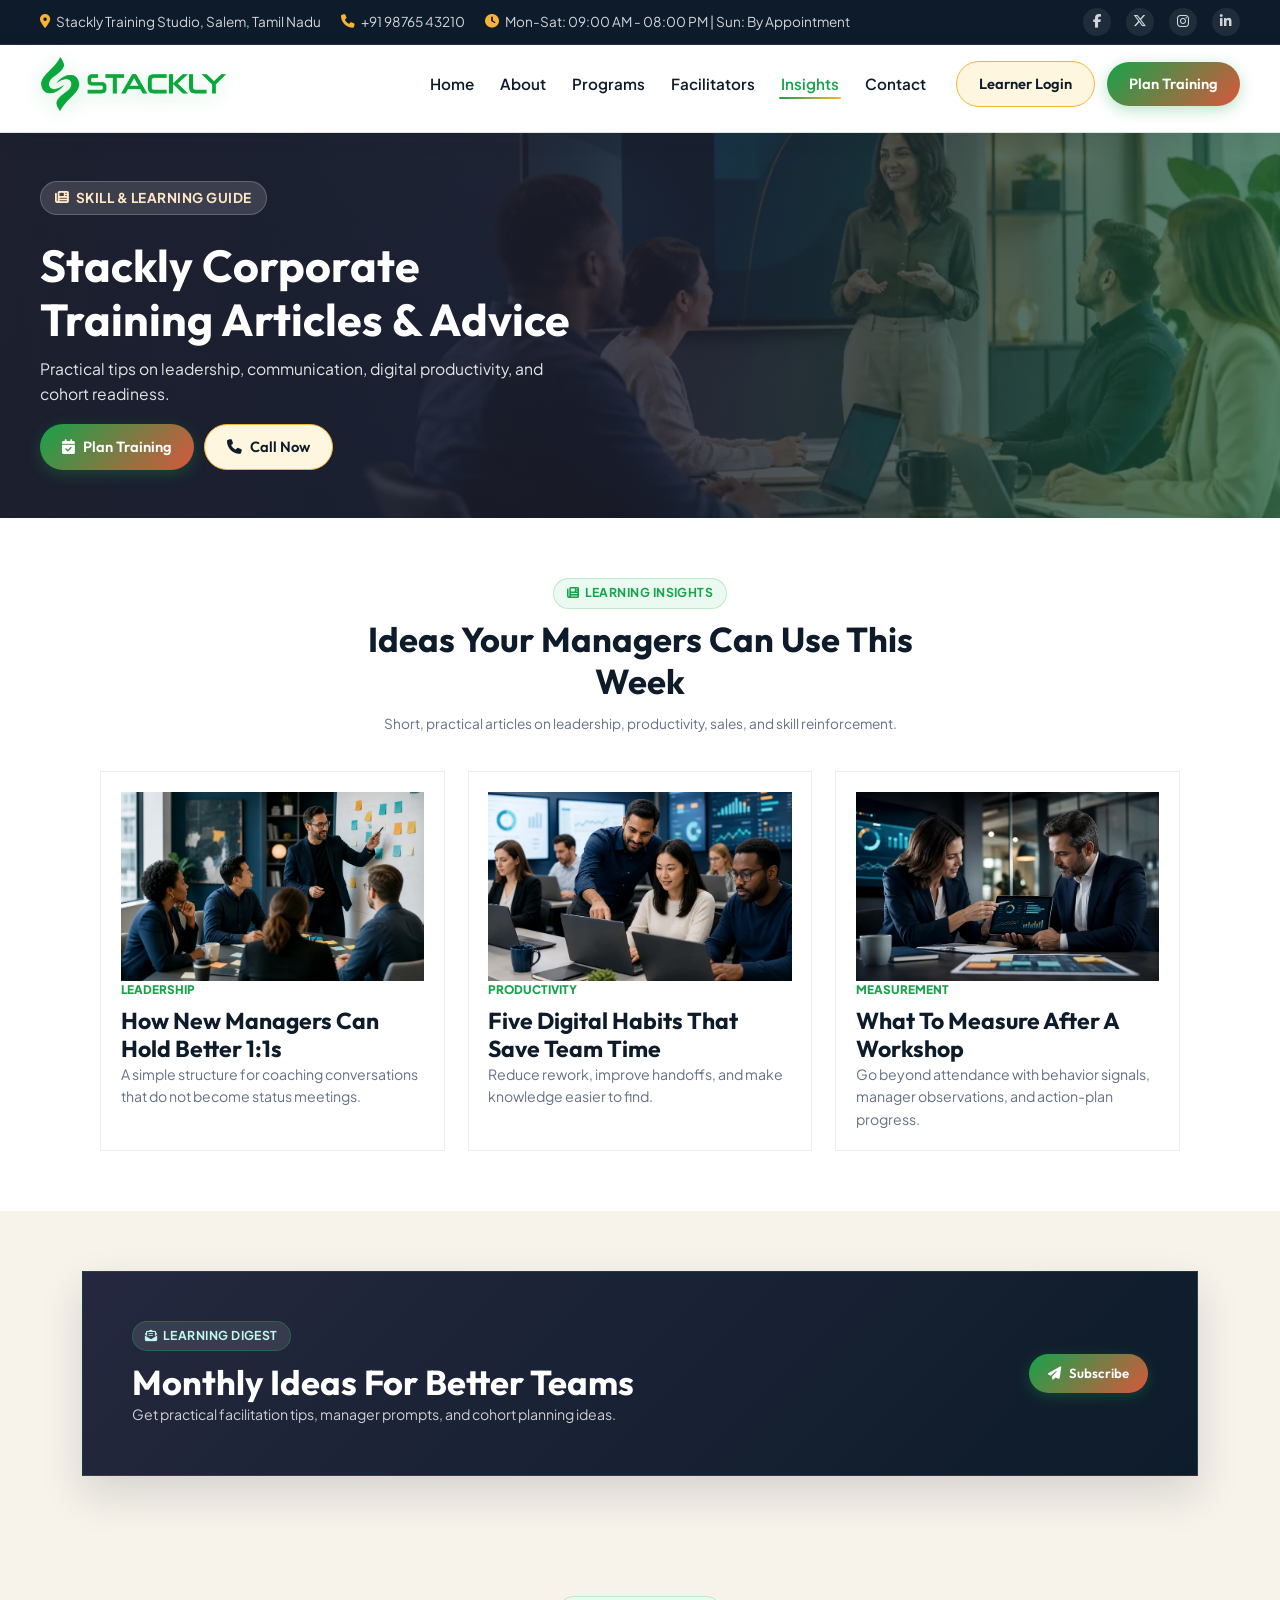
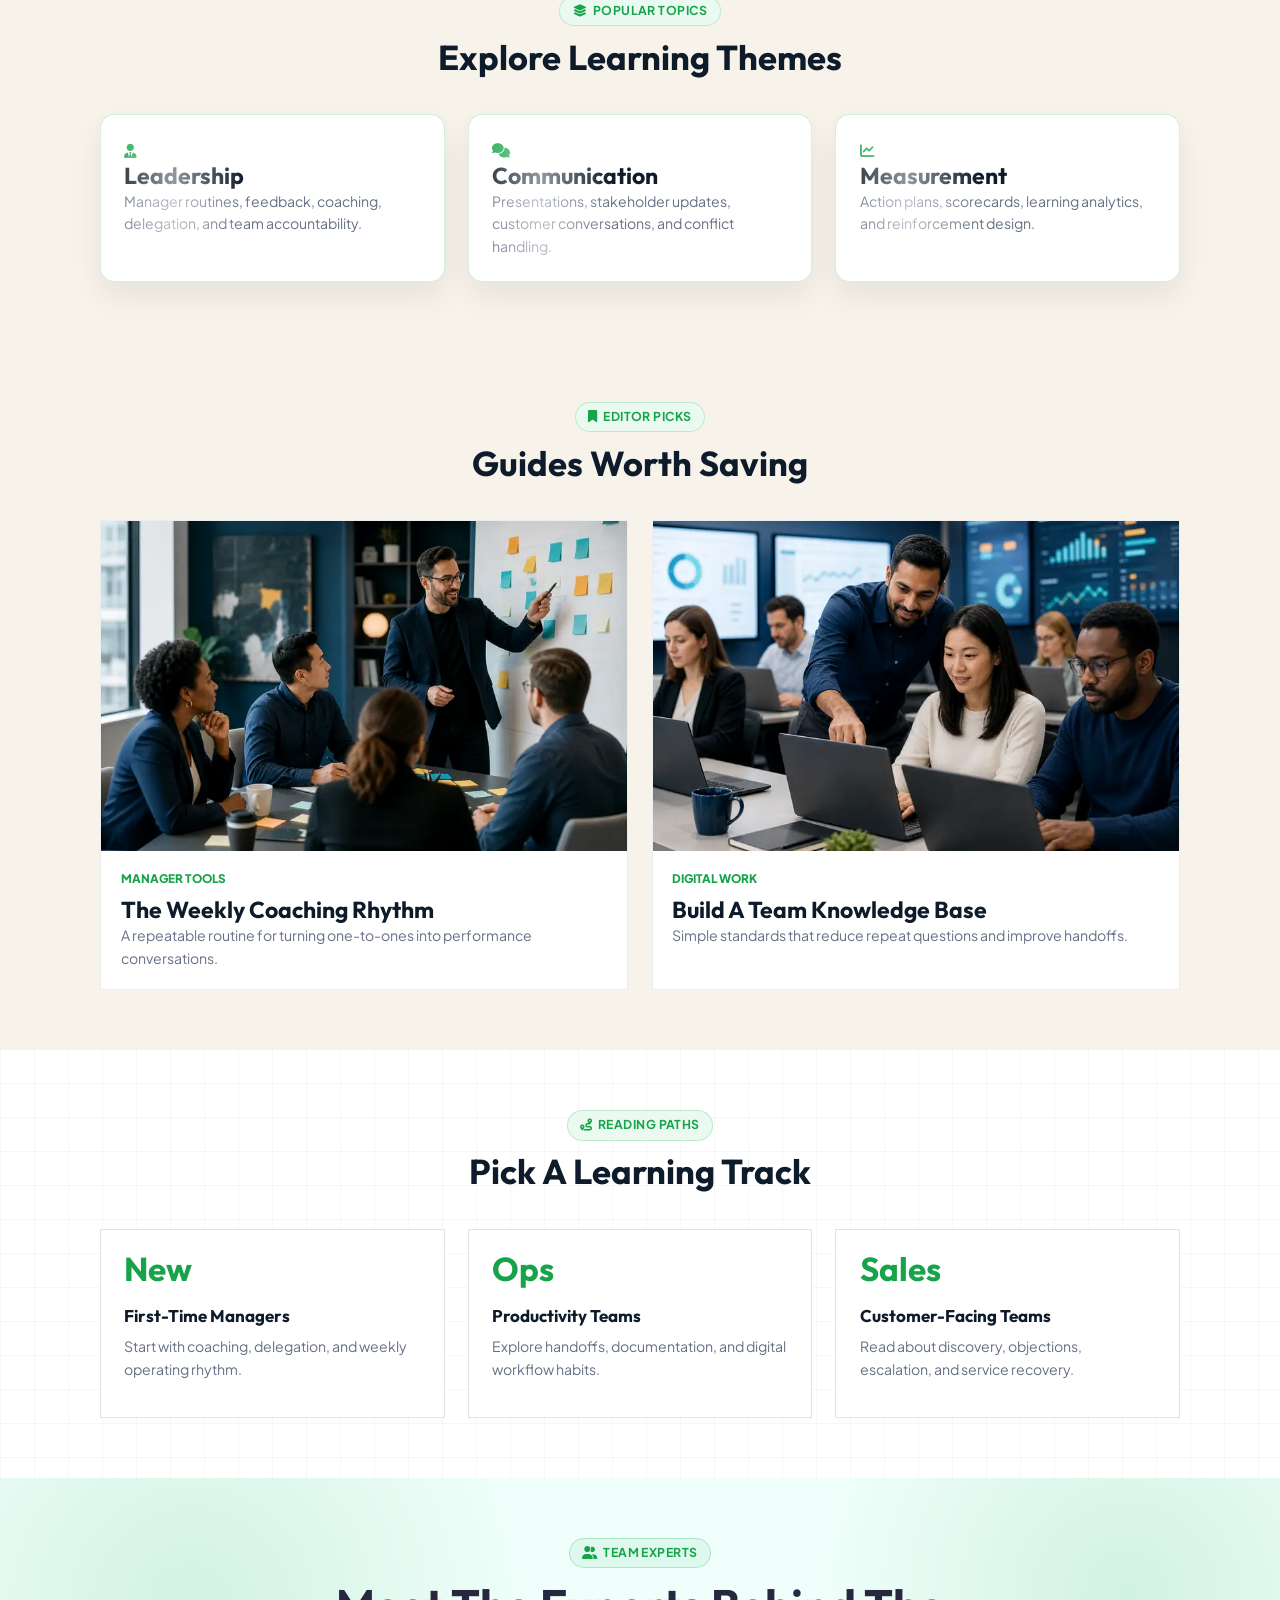
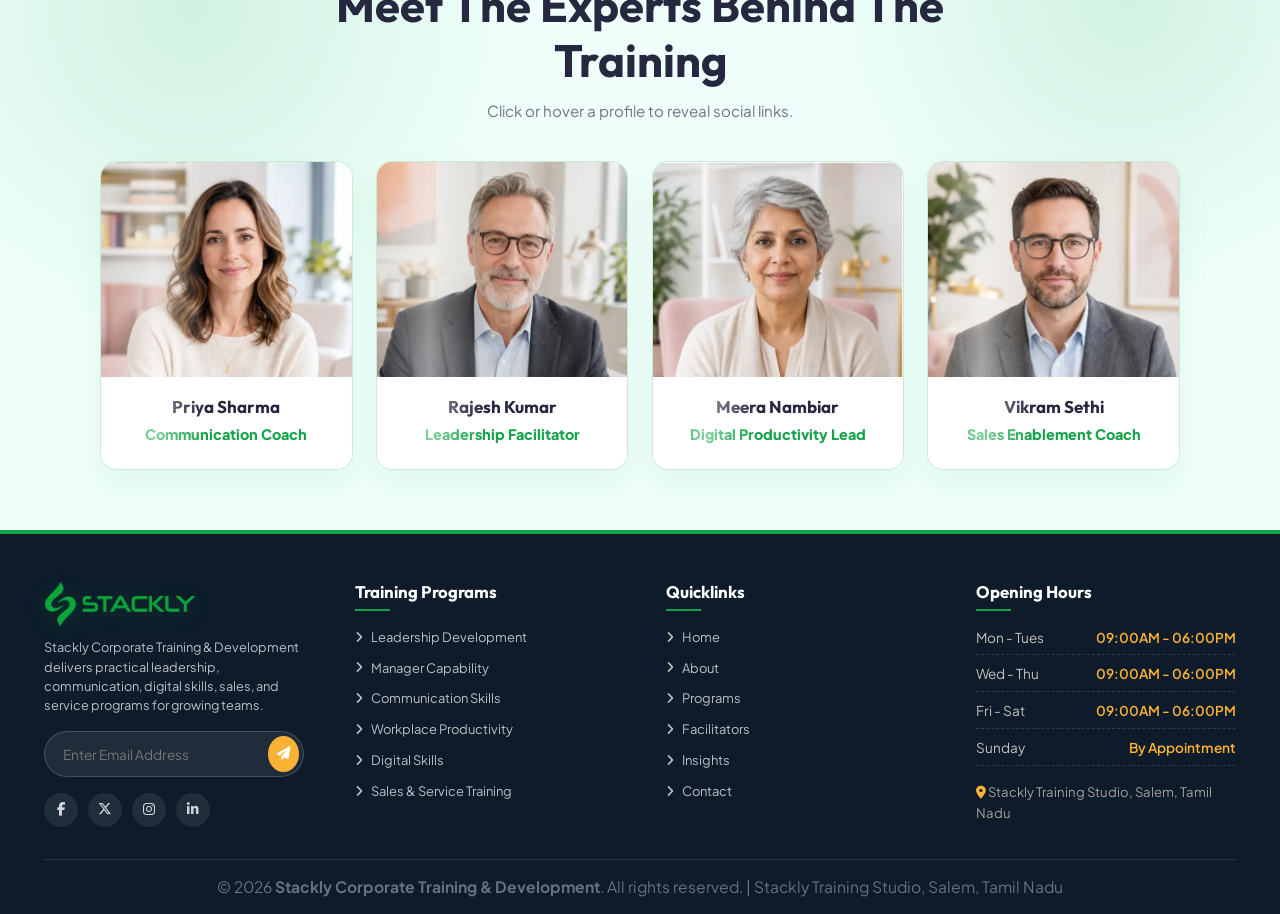
<file: blog.html>
﻿
<!DOCTYPE html>
<html lang="en">
<head>
  <meta charset="UTF-8">
  <meta name="viewport" content="width=device-width, initial-scale=1.0">
  <title>Corporate Training Insights | Stackly Corporate Training & Development Salem</title>
  <meta name="description" content="Read expert corporate training articles on productivity training check-in schedules, manager coaching, quarterly skill refreshers, and learning tips from Stackly facilitators.">
  <link rel="icon" type="image/webp" href="assets/logo_lightpink.webp">

  <link rel="stylesheet" href="https://cdnjs.cloudflare.com/ajax/libs/font-awesome/6.5.2/css/all.min.css">
  <link rel="stylesheet" href="style.css">
</head>
<body>
<div class="top-bar">
    <div class="container">
      <div class="top-bar-info">
        <span><i class="fa-solid fa-location-dot"></i> Stackly Training Studio, Salem, Tamil Nadu</span>
        <span><i class="fa-solid fa-phone"></i> +91 98765 43210</span>
        <span><i class="fa-solid fa-clock"></i> Mon-Sat: 09:00 AM - 08:00 PM | Sun: By Appointment</span>
      </div>
      <div class="top-bar-links">
        <a href="404.html" title="Facebook"><i class="fa-brands fa-facebook-f"></i></a>
        <a href="404.html" title="Twitter"><i class="fa-brands fa-x-twitter"></i></a>
        <a href="404.html" title="Instagram"><i class="fa-brands fa-instagram"></i></a>
        <a href="404.html" title="LinkedIn"><i class="fa-brands fa-linkedin-in"></i></a>
      </div>
    </div>
  </div>


    <header class="navbar">
    <div class="container navbar-bar">
      <a href="index.html" class="brand-logo">
        <img src="assets/logo_lightpink.webp" alt="Stackly Corporate Training & Development Logo">
      </a>

      <button type="button" class="nav-toggle" aria-label="Open menu" aria-expanded="false" aria-controls="nav-panel">
        <i class="fa-solid fa-bars"></i>
      </button>

      <div class="nav-panel" id="nav-panel">
        <div class="nav-panel-header">
          <a href="index.html" class="brand-logo nav-panel-brand">
            <img src="assets/logo_lightpink.webp" alt="Stackly Corporate Training & Development Logo">
          </a>
          <button type="button" class="nav-close" aria-label="Close menu">
            <i class="fa-solid fa-xmark"></i>
          </button>
        </div>

        <ul class="nav-menu">
          <li><a href="index.html" class="nav-link">Home</a></li>
          <li><a href="about.html" class="nav-link">About</a></li>
          <li><a href="services.html" class="nav-link">Programs</a></li>
          <li><a href="team.html" class="nav-link">Facilitators</a></li>
          <li><a href="blog.html" class="nav-link active">Insights</a></li>
          <li><a href="contact.html" class="nav-link">Contact</a></li>
        </ul>

        <div class="nav-actions">
          <a href="login.html" class="btn btn-secondary">Learner Login</a>
          <a href="404.html" class="btn btn-primary">Plan Training</a>
        </div>
      </div>
    </div>
  </header>

  <section class="page-hero">
    <div class="page-hero-media"><img src="assets/training-hero.webp" alt=""></div>
    <div class="container">
      <span class="section-tag"><i class="fa-solid fa-newspaper"></i> Skill & Learning Guide</span>
      <h1>Stackly Corporate Training Articles & Advice</h1>
      <p>Practical tips on leadership, communication, digital productivity, and cohort readiness.</p>
      <div class="page-hero-actions">
        <a href="404.html" class="btn btn-primary"><i class="fa-solid fa-calendar-check"></i> Plan Training</a>
        <a href="404.html" class="btn btn-secondary"><i class="fa-solid fa-phone"></i> Call Now</a>
      </div>
    </div>
  </section>

  <section class="section ctd-page-band">
    <div class="container">
      <div class="section-header reveal-item">
        <span class="section-tag"><i class="fa-solid fa-newspaper"></i> Learning Insights</span>
        <h2 class="section-title">Ideas Your Managers Can Use This Week</h2>
        <p class="section-desc">Short, practical articles on leadership, productivity, sales, and skill reinforcement.</p>
      </div>
      <div class="ctd-insight-grid">
        <article class="reveal-item"><img src="assets/training-leadership.webp" alt="Manager coaching article"><span>Leadership</span><h3>How New Managers Can Hold Better 1:1s</h3><p>A simple structure for coaching conversations that do not become status meetings.</p></article>
        <article class="reveal-item"><img src="assets/training-digital.webp" alt="Digital productivity article"><span>Productivity</span><h3>Five Digital Habits That Save Team Time</h3><p>Reduce rework, improve handoffs, and make knowledge easier to find.</p></article>
        <article class="reveal-item"><img src="assets/training-analytics.webp" alt="Learning analytics article"><span>Measurement</span><h3>What To Measure After A Workshop</h3><p>Go beyond attendance with behavior signals, manager observations, and action-plan progress.</p></article>
      </div>
    </div>
  </section>

  <section class="section bg-light ctd-newsletter-wide">
    <div class="container ctd-cta-inner reveal-item">
      <div><span class="section-tag"><i class="fa-solid fa-envelope-open-text"></i> Learning Digest</span><h2>Monthly Ideas For Better Teams</h2><p>Get practical facilitation tips, manager prompts, and cohort planning ideas.</p></div>
      <a href="404.html" class="btn btn-primary"><i class="fa-solid fa-paper-plane"></i> Subscribe</a>
    </div>
  </section>
  <section class="section ctd-faq-mini">
    <div class="container">
      <div class="section-header reveal-item"><span class="section-tag"><i class="fa-solid fa-layer-group"></i> Popular Topics</span><h2 class="section-title">Explore Learning Themes</h2></div>
      <div class="ctd-value-grid">
        <article class="reveal-item"><i class="fa-solid fa-user-tie"></i><h3>Leadership</h3><p>Manager routines, feedback, coaching, delegation, and team accountability.</p></article>
        <article class="reveal-item"><i class="fa-solid fa-comments"></i><h3>Communication</h3><p>Presentations, stakeholder updates, customer conversations, and conflict handling.</p></article>
        <article class="reveal-item"><i class="fa-solid fa-chart-line"></i><h3>Measurement</h3><p>Action plans, scorecards, learning analytics, and reinforcement design.</p></article>
      </div>
    </div>
  </section>
  <section class="section bg-light ctd-stories">
    <div class="container">
      <div class="section-header reveal-item"><span class="section-tag"><i class="fa-solid fa-bookmark"></i> Editor Picks</span><h2 class="section-title">Guides Worth Saving</h2></div>
      <div class="ctd-story-grid">
        <article class="reveal-item"><img src="assets/training-leadership.webp" alt="Leadership article"><div><span>Manager Tools</span><h3>The Weekly Coaching Rhythm</h3><p>A repeatable routine for turning one-to-ones into performance conversations.</p></div></article>
        <article class="reveal-item"><img src="assets/training-digital.webp" alt="Productivity article"><div><span>Digital Work</span><h3>Build A Team Knowledge Base</h3><p>Simple standards that reduce repeat questions and improve handoffs.</p></div></article>
      </div>
    </div>
  </section>
  <section class="section ctd-impact-lab">
    <div class="container">
      <div class="section-header reveal-item"><span class="section-tag"><i class="fa-solid fa-route"></i> Reading Paths</span><h2 class="section-title">Pick A Learning Track</h2></div>
      <div class="ctd-effect-grid ctd-effect-grid-3">
        <article class="ctd-effect-box reveal-item"><b>New</b><h3>First-Time Managers</h3><p>Start with coaching, delegation, and weekly operating rhythm.</p></article>
        <article class="ctd-effect-box reveal-item"><b>Ops</b><h3>Productivity Teams</h3><p>Explore handoffs, documentation, and digital workflow habits.</p></article>
        <article class="ctd-effect-box reveal-item"><b>Sales</b><h3>Customer-Facing Teams</h3><p>Read about discovery, objections, escalation, and service recovery.</p></article>
      </div>
    </div>
  </section>
  <section class="section bg-light ctd-experts-section">
    <div class="container">
      <div class="section-header reveal-item">
        <span class="section-tag"><i class="fa-solid fa-user-group"></i> Team Experts</span>
        <h2 class="section-title">Meet The Experts Behind The Training</h2>
        <p class="section-desc">Click or hover a profile to reveal social links.</p>
      </div>
      <div class="ctd-expert-grid">
        <article class="ctd-expert-card reveal-item" tabindex="0">
          <img src="assets/therapist-priya.webp" alt="Priya Sharma">
          <div class="ctd-expert-body"><h3>Priya Sharma</h3><span>Communication Coach</span></div>
          <div class="ctd-expert-social"><a href="404.html" aria-label="Priya Facebook"><i class="fa-brands fa-facebook-f"></i></a><a href="404.html" aria-label="Priya Instagram"><i class="fa-brands fa-instagram"></i></a></div>
        </article>
        <article class="ctd-expert-card reveal-item" tabindex="0">
          <img src="assets/therapist-rajesh.webp" alt="Rajesh Kumar">
          <div class="ctd-expert-body"><h3>Rajesh Kumar</h3><span>Leadership Facilitator</span></div>
          <div class="ctd-expert-social"><a href="404.html" aria-label="Rajesh Facebook"><i class="fa-brands fa-facebook-f"></i></a><a href="404.html" aria-label="Rajesh Instagram"><i class="fa-brands fa-instagram"></i></a></div>
        </article>
        <article class="ctd-expert-card reveal-item" tabindex="0">
          <img src="assets/therapist-meera.webp" alt="Meera Nambiar">
          <div class="ctd-expert-body"><h3>Meera Nambiar</h3><span>Digital Productivity Lead</span></div>
          <div class="ctd-expert-social"><a href="404.html" aria-label="Meera Facebook"><i class="fa-brands fa-facebook-f"></i></a><a href="404.html" aria-label="Meera Instagram"><i class="fa-brands fa-instagram"></i></a></div>
        </article>
        <article class="ctd-expert-card reveal-item" tabindex="0">
          <img src="assets/therapist-vikram.webp" alt="Vikram Sethi">
          <div class="ctd-expert-body"><h3>Vikram Sethi</h3><span>Sales Enablement Coach</span></div>
          <div class="ctd-expert-social"><a href="404.html" aria-label="Vikram Facebook"><i class="fa-brands fa-facebook-f"></i></a><a href="404.html" aria-label="Vikram Instagram"><i class="fa-brands fa-instagram"></i></a></div>
        </article>
      </div>
    </div>
  </section>
<footer class="footer">
    <div class="container">
      <div class="footer-grid">

        <div class="footer-col footer-brand">
          <img src="assets/logo_lightpink.webp" alt="Stackly Logo Footer">
          <p>Stackly Corporate Training & Development delivers practical leadership, communication, digital skills, sales, and service programs for growing teams.</p>

          <form class="newsletter-form" action="404.html" onsubmit="event.preventDefault(); window.location.href='404.html';">
            <input type="email" placeholder="Enter Email Address" required>
            <button type="submit"><i class="fa-solid fa-paper-plane"></i></button>
          </form>

          <div class="footer-social">
            <a href="404.html" title="Facebook" aria-label="Facebook"><i class="fa-brands fa-facebook-f"></i></a>
            <a href="404.html" title="Twitter" aria-label="Twitter"><i class="fa-brands fa-x-twitter"></i></a>
            <a href="404.html" title="Instagram" aria-label="Instagram"><i class="fa-brands fa-instagram"></i></a>
            <a href="404.html" title="LinkedIn" aria-label="LinkedIn"><i class="fa-brands fa-linkedin-in"></i></a>
          </div>
        </div>


        <div class="footer-col">
          <h4>Training Programs</h4>
          <ul class="footer-links">
            <li><a href="404.html"><i class="fa-solid fa-angle-right"></i> Leadership Development</a></li>
            <li><a href="404.html"><i class="fa-solid fa-angle-right"></i> Manager Capability</a></li>
            <li><a href="404.html"><i class="fa-solid fa-angle-right"></i> Communication Skills</a></li>
            <li><a href="404.html"><i class="fa-solid fa-angle-right"></i> Workplace Productivity</a></li>
            <li><a href="404.html"><i class="fa-solid fa-angle-right"></i> Digital Skills</a></li>
            <li><a href="404.html"><i class="fa-solid fa-angle-right"></i> Sales & Service Training</a></li>
          </ul>
        </div>


        <div class="footer-col">
          <h4>Quicklinks</h4>
          <ul class="footer-links">
            <li><a href="index.html"><i class="fa-solid fa-angle-right"></i> Home</a></li>
            <li><a href="about.html"><i class="fa-solid fa-angle-right"></i> About</a></li>
            <li><a href="services.html"><i class="fa-solid fa-angle-right"></i> Programs</a></li>
            <li><a href="team.html"><i class="fa-solid fa-angle-right"></i> Facilitators</a></li>
            <li><a href="blog.html"><i class="fa-solid fa-angle-right"></i> Insights</a></li>
            <li><a href="contact.html"><i class="fa-solid fa-angle-right"></i> Contact</a></li>
          </ul>
        </div>


        <div class="footer-col">
          <h4>Opening Hours</h4>
          <div class="opening-hours-list">
            <div class="hours-row">
              <span>Mon - Tues</span>
              <span>09:00AM - 06:00PM</span>
            </div>
            <div class="hours-row">
              <span>Wed - Thu</span>
              <span>09:00AM - 06:00PM</span>
            </div>
            <div class="hours-row">
              <span>Fri - Sat</span>
              <span>09:00AM - 06:00PM</span>
            </div>
            <div class="hours-row">
              <span>Sunday</span>
              <span style="color: var(--secondary);">By Appointment</span>
            </div>
          </div>
          <div style="margin-top: 15px; font-size: 0.82rem; color: #a39f99;">
            <i class="fa-solid fa-location-dot" style="color: var(--secondary);"></i> Stackly Training Studio, Salem, Tamil Nadu
          </div>
        </div>
      </div>

      <div class="footer-bottom">
        <p>&copy; 2026 <strong>Stackly Corporate Training & Development</strong>. All rights reserved. | Stackly Training Studio, Salem, Tamil Nadu</p>
      </div>
    </div>
  </footer>
  <script src="script.js"></script>
</body>
</html>
</file>
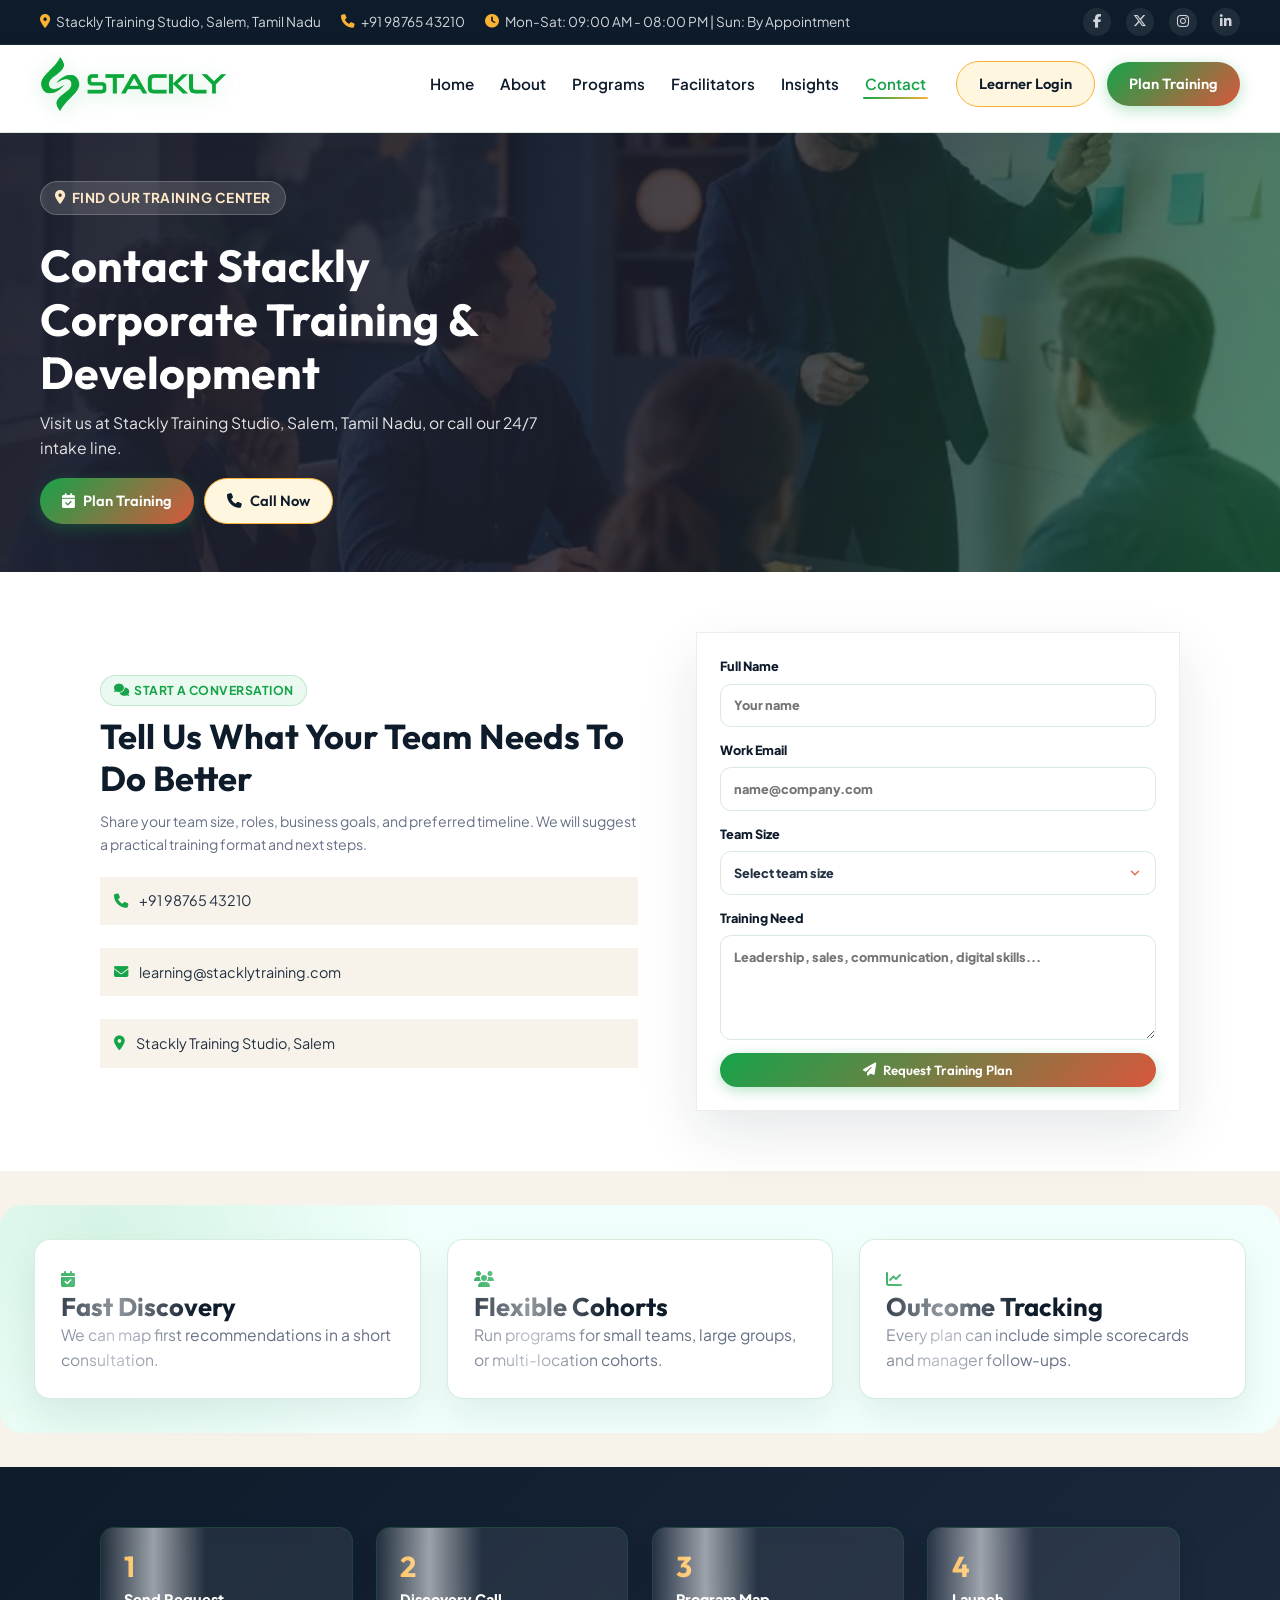
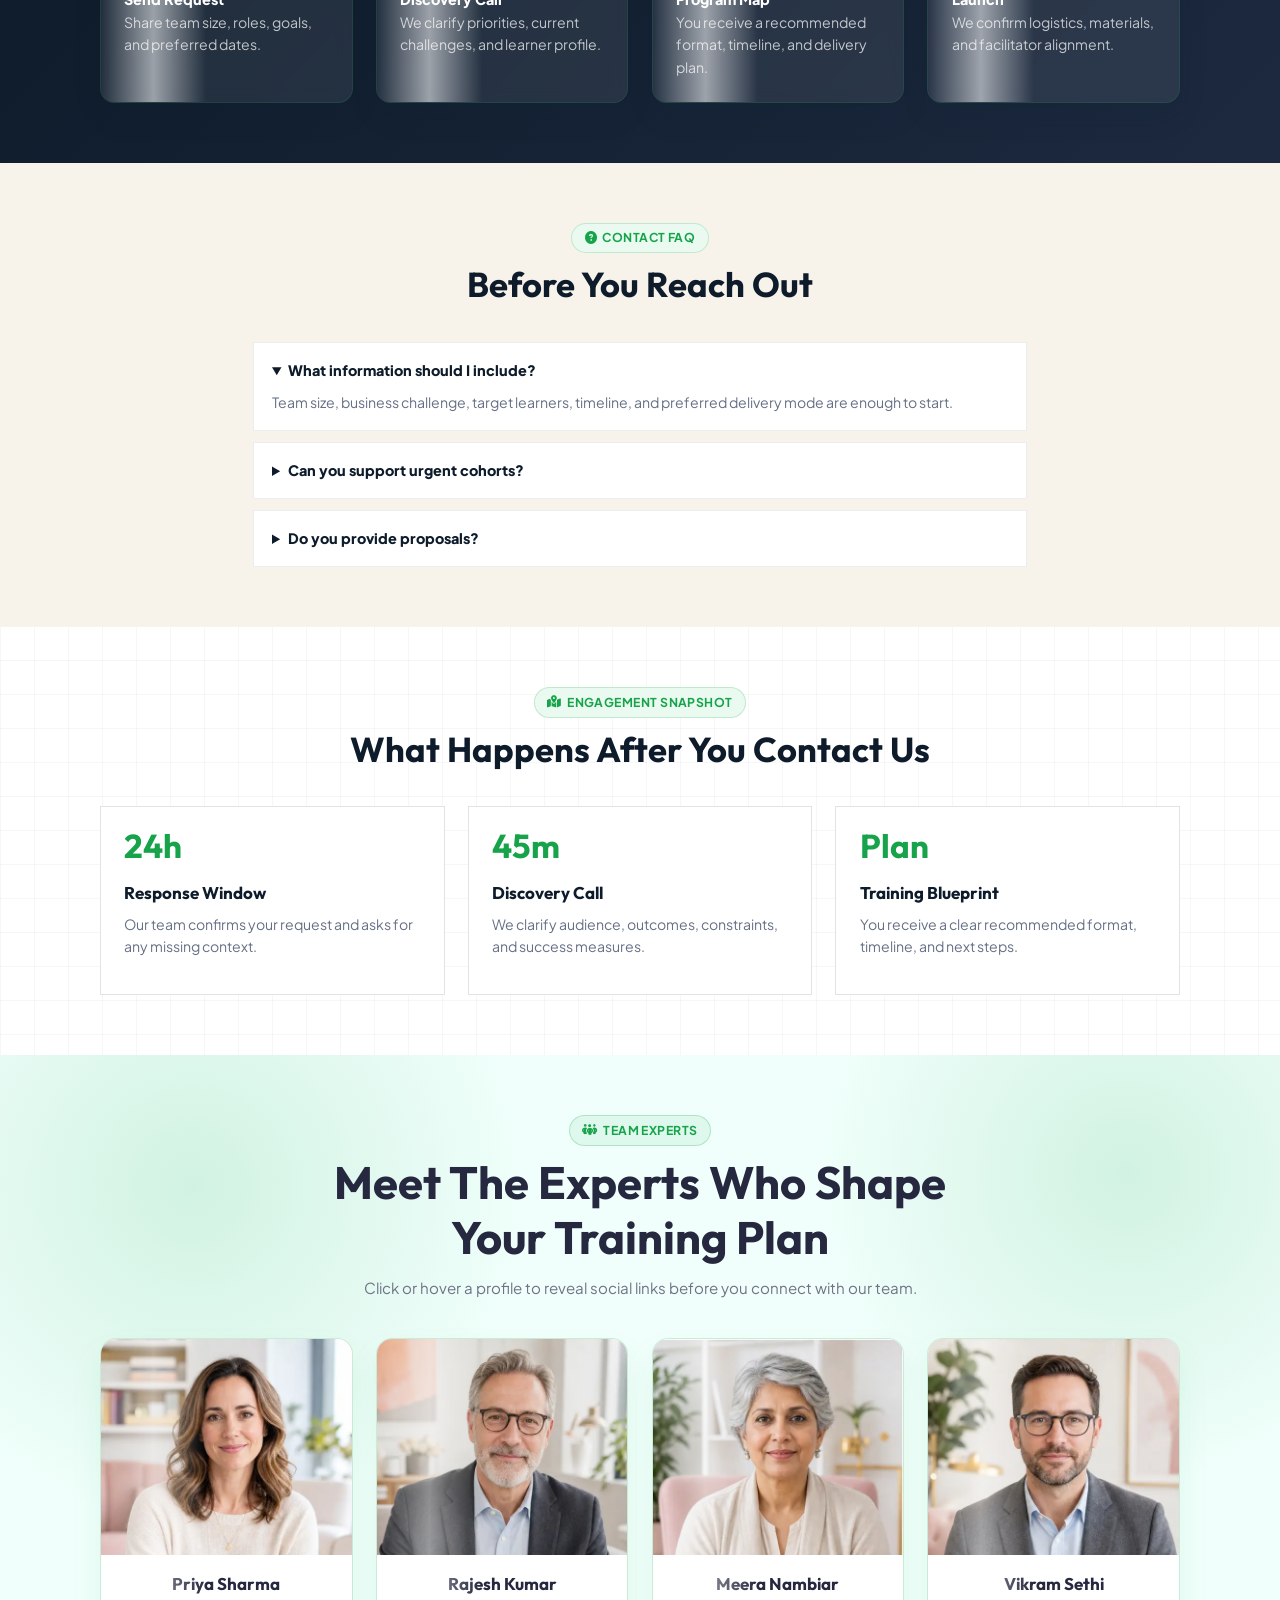
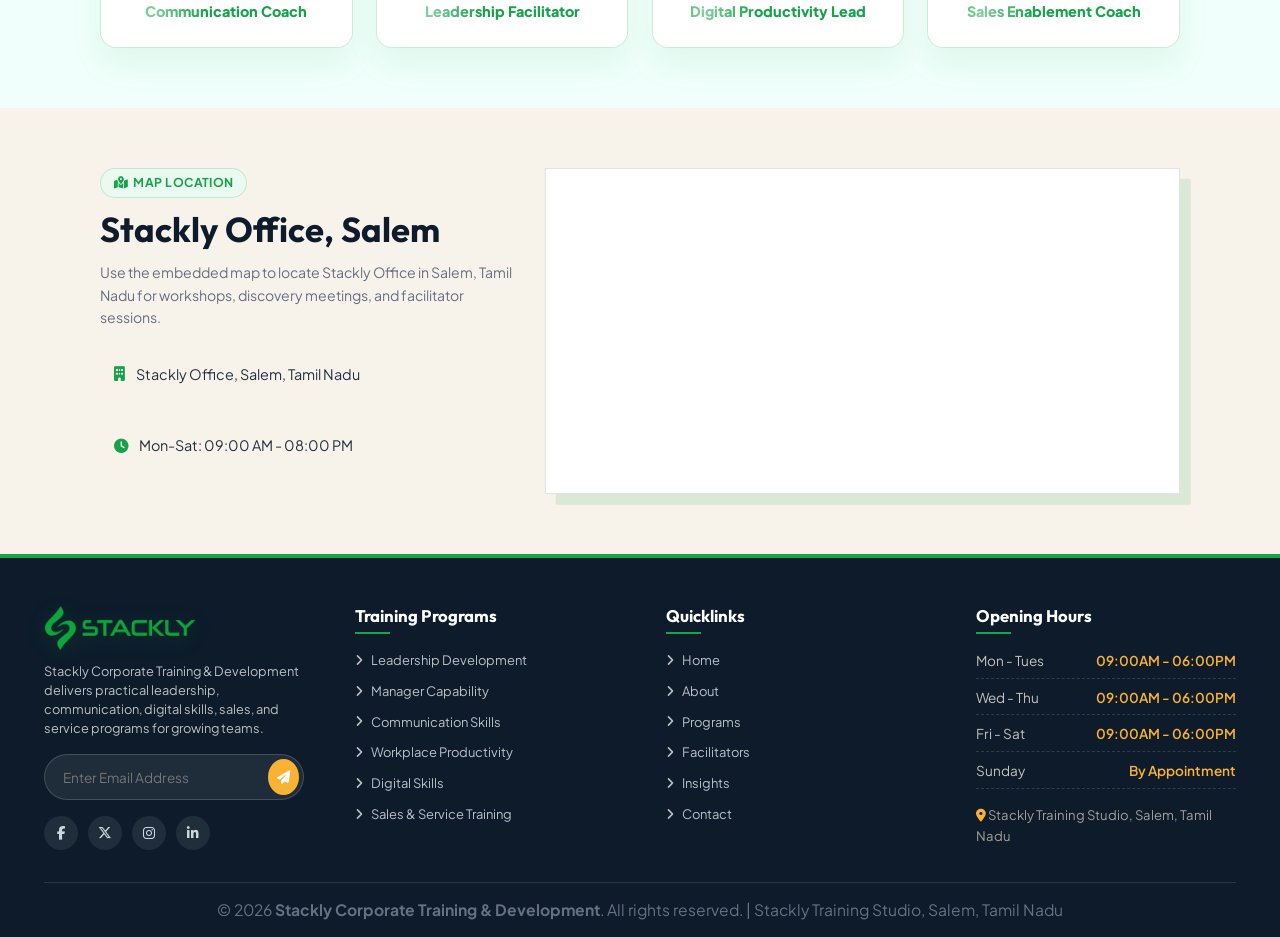
<file: contact.html>
﻿
<!DOCTYPE html>
<html lang="en">
<head>
  <meta charset="UTF-8">
  <meta name="viewport" content="width=device-width, initial-scale=1.0">
  <title>Contact Us | Stackly Corporate Training & Development Salem</title>
  <meta name="description" content="Contact Stackly Corporate Training & Development at Stackly Training Studio, Salem, Tamil Nadu. Call +91 98765 43210.">
  <link rel="icon" type="image/webp" href="assets/logo_lightpink.webp">

  <link rel="stylesheet" href="https://cdnjs.cloudflare.com/ajax/libs/font-awesome/6.5.2/css/all.min.css">
  <link rel="stylesheet" href="style.css">
</head>
<body>
<div class="top-bar">
    <div class="container">
      <div class="top-bar-info">
        <span><i class="fa-solid fa-location-dot"></i> Stackly Training Studio, Salem, Tamil Nadu</span>
        <span><i class="fa-solid fa-phone"></i> +91 98765 43210</span>
        <span><i class="fa-solid fa-clock"></i> Mon-Sat: 09:00 AM - 08:00 PM | Sun: By Appointment</span>
      </div>
      <div class="top-bar-links">
        <a href="404.html" title="Facebook"><i class="fa-brands fa-facebook-f"></i></a>
        <a href="404.html" title="Twitter"><i class="fa-brands fa-x-twitter"></i></a>
        <a href="404.html" title="Instagram"><i class="fa-brands fa-instagram"></i></a>
        <a href="404.html" title="LinkedIn"><i class="fa-brands fa-linkedin-in"></i></a>
      </div>
    </div>
  </div>


    <header class="navbar">
    <div class="container navbar-bar">
      <a href="index.html" class="brand-logo">
        <img src="assets/logo_lightpink.webp" alt="Stackly Corporate Training & Development Logo">
      </a>

      <button type="button" class="nav-toggle" aria-label="Open menu" aria-expanded="false" aria-controls="nav-panel">
        <i class="fa-solid fa-bars"></i>
      </button>

      <div class="nav-panel" id="nav-panel">
        <div class="nav-panel-header">
          <a href="index.html" class="brand-logo nav-panel-brand">
            <img src="assets/logo_lightpink.webp" alt="Stackly Corporate Training & Development Logo">
          </a>
          <button type="button" class="nav-close" aria-label="Close menu">
            <i class="fa-solid fa-xmark"></i>
          </button>
        </div>

        <ul class="nav-menu">
          <li><a href="index.html" class="nav-link">Home</a></li>
          <li><a href="about.html" class="nav-link">About</a></li>
          <li><a href="services.html" class="nav-link">Programs</a></li>
          <li><a href="team.html" class="nav-link">Facilitators</a></li>
          <li><a href="blog.html" class="nav-link">Insights</a></li>
          <li><a href="contact.html" class="nav-link active">Contact</a></li>
        </ul>

        <div class="nav-actions">
          <a href="login.html" class="btn btn-secondary">Learner Login</a>
          <a href="404.html" class="btn btn-primary">Plan Training</a>
        </div>
      </div>
    </div>
  </header>

  <section class="page-hero">
    <div class="page-hero-media"><img src="assets/training-leadership.webp" alt=""></div>
    <div class="container">
      <span class="section-tag"><i class="fa-solid fa-location-dot"></i> Find Our Training Center</span>
      <h1>Contact Stackly Corporate Training & Development</h1>
      <p>Visit us at Stackly Training Studio, Salem, Tamil Nadu, or call our 24/7 intake line.</p>
      <div class="page-hero-actions">
        <a href="contact.html#book-visit" class="btn btn-primary"><i class="fa-solid fa-calendar-check"></i> Plan Training</a>
        <a href="404.html" class="btn btn-secondary"><i class="fa-solid fa-phone"></i> Call Now</a>
      </div>
    </div>
  </section>

  <section class="section ctd-page-band">
    <div class="container ctd-contact-grid">
      <div class="reveal-item">
        <span class="section-tag"><i class="fa-solid fa-comments"></i> Start A Conversation</span>
        <h2 class="section-title" style="text-align:left;">Tell Us What Your Team Needs To Do Better</h2>
        <p>Share your team size, roles, business goals, and preferred timeline. We will suggest a practical training format and next steps.</p>
        <div class="ctd-contact-cards">
          <div><i class="fa-solid fa-phone"></i><span>+91 98765 43210</span></div>
          <div><i class="fa-solid fa-envelope"></i><span>learning@stacklytraining.com</span></div>
          <div><i class="fa-solid fa-location-dot"></i><span>Stackly Training Studio, Salem</span></div>
        </div>
      </div>
      <form class="ctd-contact-form reveal-item" action="404.html" onsubmit="event.preventDefault(); window.location.href='404.html';">
        <label>Full Name<input id="contactName" name="name" type="text" required placeholder="Your name" pattern="[A-Za-z ]+" title="Use alphabets and spaces only"></label>
        <label>Work Email<input type="email" required placeholder="name@company.com"></label>
        <label>Team Size<select required><option value="">Select team size</option><option>1-25</option><option>26-100</option><option>100+</option></select></label>
        <label>Training Need<textarea rows="4" required placeholder="Leadership, sales, communication, digital skills..."></textarea></label>
        <button type="submit" class="btn btn-primary"><i class="fa-solid fa-paper-plane"></i> Request Training Plan</button>
      </form>
    </div>
  </section>

  <section class="section bg-light ctd-value-grid container">
    <article class="reveal-item"><i class="fa-solid fa-calendar-check"></i><h3>Fast Discovery</h3><p>We can map first recommendations in a short consultation.</p></article>
    <article class="reveal-item"><i class="fa-solid fa-users"></i><h3>Flexible Cohorts</h3><p>Run programs for small teams, large groups, or multi-location cohorts.</p></article>
    <article class="reveal-item"><i class="fa-solid fa-chart-line"></i><h3>Outcome Tracking</h3><p>Every plan can include simple scorecards and manager follow-ups.</p></article>
  </section>
  <section class="section ctd-process-strip">
    <div class="container ctd-process-grid">
      <div><strong>1</strong><span>Send Request</span><p>Share team size, roles, goals, and preferred dates.</p></div>
      <div><strong>2</strong><span>Discovery Call</span><p>We clarify priorities, current challenges, and learner profile.</p></div>
      <div><strong>3</strong><span>Program Map</span><p>You receive a recommended format, timeline, and delivery plan.</p></div>
      <div><strong>4</strong><span>Launch</span><p>We confirm logistics, materials, and facilitator alignment.</p></div>
    </div>
  </section>
  <section class="section bg-light ctd-faq-mini">
    <div class="container">
      <div class="section-header reveal-item"><span class="section-tag"><i class="fa-solid fa-circle-question"></i> Contact FAQ</span><h2 class="section-title">Before You Reach Out</h2></div>
      <div class="ctd-faq-list">
        <details open><summary>What information should I include?</summary><p>Team size, business challenge, target learners, timeline, and preferred delivery mode are enough to start.</p></details>
        <details><summary>Can you support urgent cohorts?</summary><p>Yes. Focused workshops can be planned quickly when scope, audience, and outcomes are clear.</p></details>
        <details><summary>Do you provide proposals?</summary><p>Yes. After discovery we can share a program structure, timeline, and commercial estimate.</p></details>
      </div>
    </div>
  </section>
  <section class="section ctd-impact-lab">
    <div class="container">
      <div class="section-header reveal-item"><span class="section-tag"><i class="fa-solid fa-map-location-dot"></i> Engagement Snapshot</span><h2 class="section-title">What Happens After You Contact Us</h2></div>
      <div class="ctd-effect-grid ctd-effect-grid-3">
        <article class="ctd-effect-box reveal-item"><b>24h</b><h3>Response Window</h3><p>Our team confirms your request and asks for any missing context.</p></article>
        <article class="ctd-effect-box reveal-item"><b>45m</b><h3>Discovery Call</h3><p>We clarify audience, outcomes, constraints, and success measures.</p></article>
        <article class="ctd-effect-box reveal-item"><b>Plan</b><h3>Training Blueprint</h3><p>You receive a clear recommended format, timeline, and next steps.</p></article>
      </div>
    </div>
  </section>
  <section class="section bg-light ctd-experts-section">
    <div class="container">
      <div class="section-header reveal-item">
        <span class="section-tag"><i class="fa-solid fa-people-group"></i> Team Experts</span>
        <h2 class="section-title">Meet The Experts Who Shape Your Training Plan</h2>
        <p class="section-desc">Click or hover a profile to reveal social links before you connect with our team.</p>
      </div>
      <div class="ctd-expert-grid">
        <article class="ctd-expert-card reveal-item" tabindex="0">
          <img src="assets/therapist-priya.webp" alt="Priya Sharma">
          <div class="ctd-expert-body"><h3>Priya Sharma</h3><span>Communication Coach</span></div>
          <div class="ctd-expert-social"><a href="404.html" aria-label="Priya Facebook"><i class="fa-brands fa-facebook-f"></i></a><a href="404.html" aria-label="Priya Instagram"><i class="fa-brands fa-instagram"></i></a></div>
        </article>
        <article class="ctd-expert-card reveal-item" tabindex="0">
          <img src="assets/therapist-rajesh.webp" alt="Rajesh Kumar">
          <div class="ctd-expert-body"><h3>Rajesh Kumar</h3><span>Leadership Facilitator</span></div>
          <div class="ctd-expert-social"><a href="404.html" aria-label="Rajesh Facebook"><i class="fa-brands fa-facebook-f"></i></a><a href="404.html" aria-label="Rajesh Instagram"><i class="fa-brands fa-instagram"></i></a></div>
        </article>
        <article class="ctd-expert-card reveal-item" tabindex="0">
          <img src="assets/therapist-meera.webp" alt="Meera Nambiar">
          <div class="ctd-expert-body"><h3>Meera Nambiar</h3><span>Digital Productivity Lead</span></div>
          <div class="ctd-expert-social"><a href="404.html" aria-label="Meera Facebook"><i class="fa-brands fa-facebook-f"></i></a><a href="404.html" aria-label="Meera Instagram"><i class="fa-brands fa-instagram"></i></a></div>
        </article>
        <article class="ctd-expert-card reveal-item" tabindex="0">
          <img src="assets/therapist-vikram.webp" alt="Vikram Sethi">
          <div class="ctd-expert-body"><h3>Vikram Sethi</h3><span>Sales Enablement Coach</span></div>
          <div class="ctd-expert-social"><a href="404.html" aria-label="Vikram Facebook"><i class="fa-brands fa-facebook-f"></i></a><a href="404.html" aria-label="Vikram Instagram"><i class="fa-brands fa-instagram"></i></a></div>
        </article>
      </div>
    </div>
  </section>
  <section class="section bg-light ctd-map-section">
    <div class="container ctd-map-grid">
      <div class="reveal-item">
        <span class="section-tag"><i class="fa-solid fa-map-location-dot"></i> Map Location</span>
        <h2 class="section-title" style="text-align:left;">Stackly Office, Salem</h2>
        <p>Use the embedded map to locate Stackly Office in Salem, Tamil Nadu for workshops, discovery meetings, and facilitator sessions.</p>
        <div class="ctd-contact-cards">
          <div><i class="fa-solid fa-building"></i><span>Stackly Office, Salem, Tamil Nadu</span></div>
          <div><i class="fa-solid fa-clock"></i><span>Mon-Sat: 09:00 AM - 08:00 PM</span></div>
        </div>
      </div>
      <div class="ctd-map-frame reveal-item">
        <iframe title="Stackly Office Salem map" src="https://www.google.com/maps?q=Stackly%20Office%20Salem%20Tamil%20Nadu&output=embed" loading="lazy" referrerpolicy="no-referrer-when-downgrade"></iframe>
      </div>
    </div>
  </section>
<footer class="footer">
    <div class="container">
      <div class="footer-grid">

        <div class="footer-col footer-brand">
          <img src="assets/logo_lightpink.webp" alt="Stackly Logo Footer">
          <p>Stackly Corporate Training & Development delivers practical leadership, communication, digital skills, sales, and service programs for growing teams.</p>

          <form class="newsletter-form" action="404.html" onsubmit="event.preventDefault(); window.location.href='404.html';">
            <input type="email" placeholder="Enter Email Address" required>
            <button type="submit"><i class="fa-solid fa-paper-plane"></i></button>
          </form>

          <div class="footer-social">
            <a href="404.html" title="Facebook" aria-label="Facebook"><i class="fa-brands fa-facebook-f"></i></a>
            <a href="404.html" title="Twitter" aria-label="Twitter"><i class="fa-brands fa-x-twitter"></i></a>
            <a href="404.html" title="Instagram" aria-label="Instagram"><i class="fa-brands fa-instagram"></i></a>
            <a href="404.html" title="LinkedIn" aria-label="LinkedIn"><i class="fa-brands fa-linkedin-in"></i></a>
          </div>
        </div>


        <div class="footer-col">
          <h4>Training Programs</h4>
          <ul class="footer-links">
            <li><a href="404.html"><i class="fa-solid fa-angle-right"></i> Leadership Development</a></li>
            <li><a href="404.html"><i class="fa-solid fa-angle-right"></i> Manager Capability</a></li>
            <li><a href="404.html"><i class="fa-solid fa-angle-right"></i> Communication Skills</a></li>
            <li><a href="404.html"><i class="fa-solid fa-angle-right"></i> Workplace Productivity</a></li>
            <li><a href="404.html"><i class="fa-solid fa-angle-right"></i> Digital Skills</a></li>
            <li><a href="404.html"><i class="fa-solid fa-angle-right"></i> Sales & Service Training</a></li>
          </ul>
        </div>


        <div class="footer-col">
          <h4>Quicklinks</h4>
          <ul class="footer-links">
            <li><a href="index.html"><i class="fa-solid fa-angle-right"></i> Home</a></li>
            <li><a href="about.html"><i class="fa-solid fa-angle-right"></i> About</a></li>
            <li><a href="services.html"><i class="fa-solid fa-angle-right"></i> Programs</a></li>
            <li><a href="team.html"><i class="fa-solid fa-angle-right"></i> Facilitators</a></li>
            <li><a href="blog.html"><i class="fa-solid fa-angle-right"></i> Insights</a></li>
            <li><a href="contact.html"><i class="fa-solid fa-angle-right"></i> Contact</a></li>
          </ul>
        </div>


        <div class="footer-col">
          <h4>Opening Hours</h4>
          <div class="opening-hours-list">
            <div class="hours-row">
              <span>Mon - Tues</span>
              <span>09:00AM - 06:00PM</span>
            </div>
            <div class="hours-row">
              <span>Wed - Thu</span>
              <span>09:00AM - 06:00PM</span>
            </div>
            <div class="hours-row">
              <span>Fri - Sat</span>
              <span>09:00AM - 06:00PM</span>
            </div>
            <div class="hours-row">
              <span>Sunday</span>
              <span style="color: var(--secondary);">By Appointment</span>
            </div>
          </div>
          <div style="margin-top: 15px; font-size: 0.82rem; color: #a39f99;">
            <i class="fa-solid fa-location-dot" style="color: var(--secondary);"></i> Stackly Training Studio, Salem, Tamil Nadu
          </div>
        </div>
      </div>

      <div class="footer-bottom">
        <p>&copy; 2026 <strong>Stackly Corporate Training & Development</strong>. All rights reserved. | Stackly Training Studio, Salem, Tamil Nadu</p>
      </div>
    </div>
  </footer>
  <script src="script.js"></script>
</body>
</html>
</file>
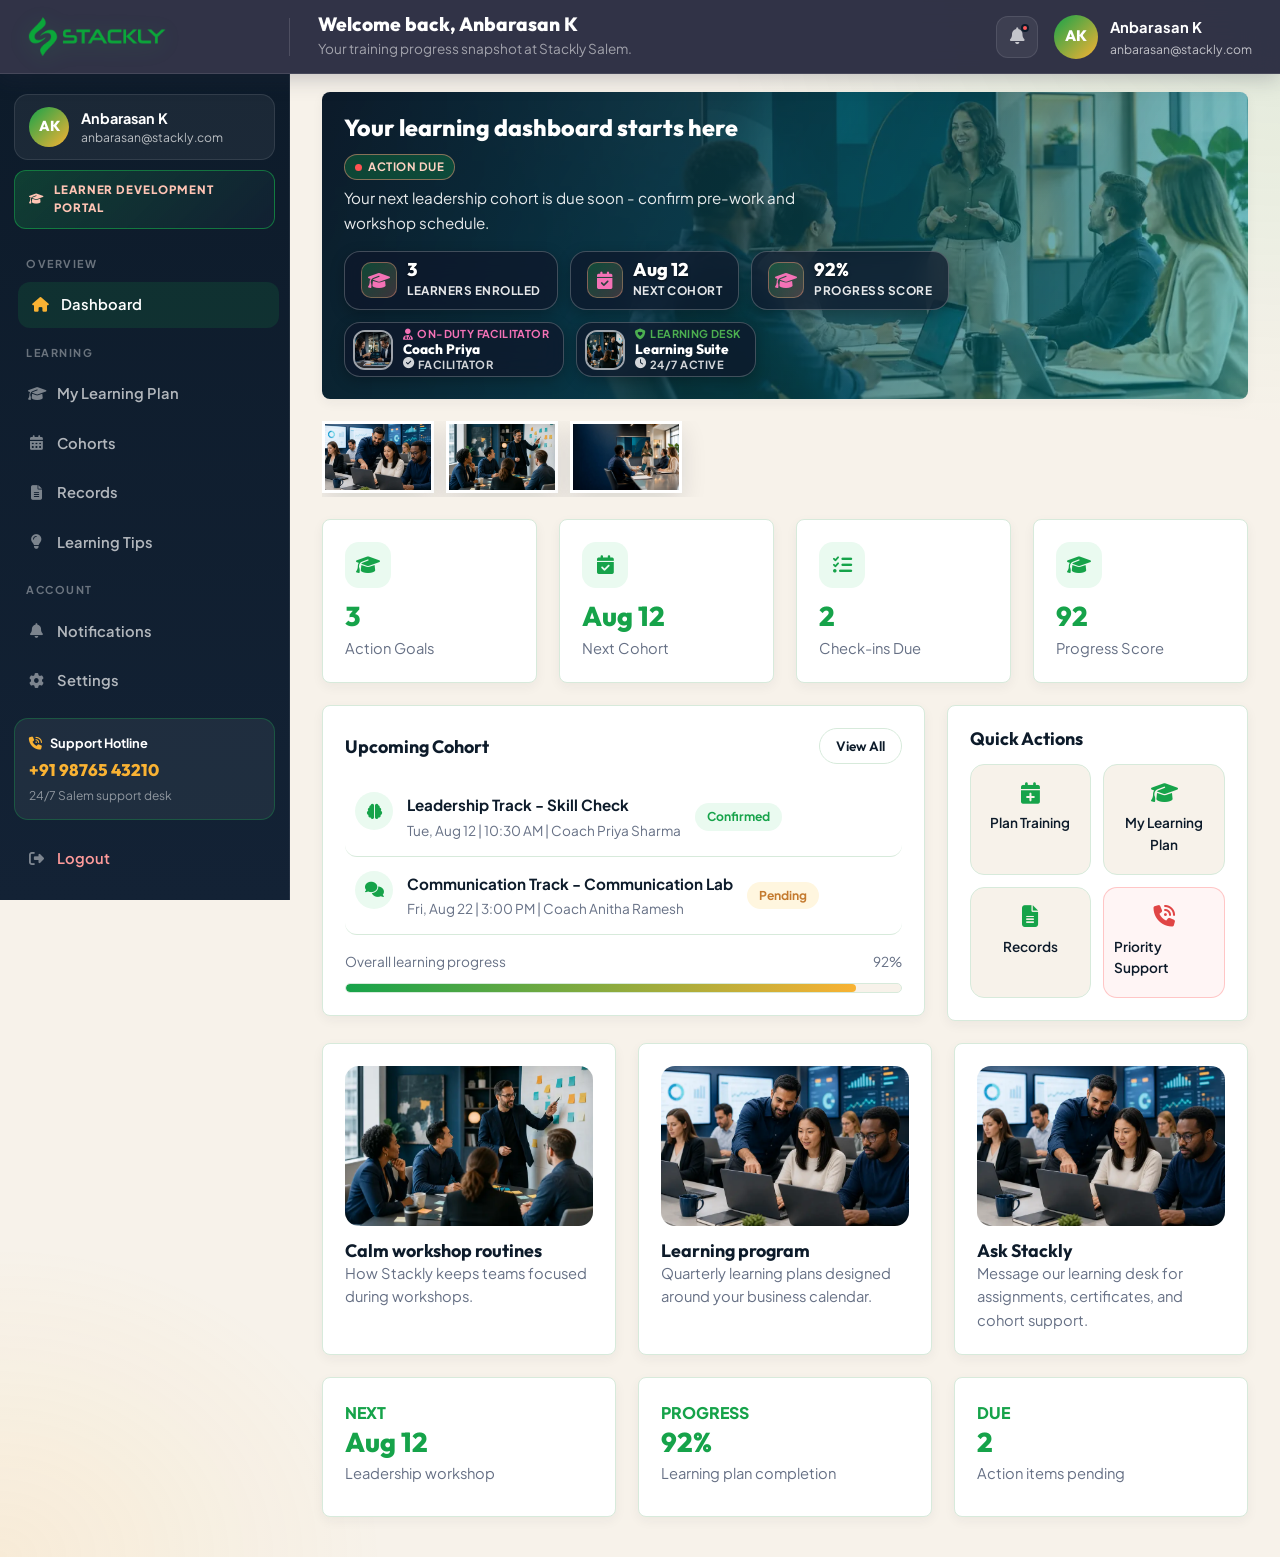
<file: customer-dashboard.html>
﻿
<!DOCTYPE html>
<html lang="en">
<head>
  <meta charset="UTF-8">
  <meta name="viewport" content="width=device-width, initial-scale=1.0">
  <title>Learner Portal | Stackly Corporate Training & Development</title>
  <meta name="description" content="Manage learners, cohorts, learning notes and training check-in records at Stackly Corporate Training & Development, Salem.">
  <link rel="icon" type="image/webp" href="assets/logo_lightpink.webp">
  <link rel="stylesheet" href="https://cdnjs.cloudflare.com/ajax/libs/font-awesome/6.5.2/css/all.min.css">
  <link rel="stylesheet" href="style.css">
</head>
<body class="dash-page">
<div class="page-wrapper">
    <div class="dash-layout">
      <aside class="dash-sidebar" id="dashSidebar">
        <div class="sidebar-user-card">
          <div class="sidebar-user-avatar js-user-initials">AK</div>
          <div class="sidebar-user-details">
            <div class="sidebar-user-name js-user-name">Anbarasan K</div>
            <div class="sidebar-user-email js-user-email">anbarasan@stackly.com</div>
          </div>
        </div>
        <div class="sidebar-role-card">
          <i class="fas fa-graduation-cap"></i> <span>LEARNER DEVELOPMENT PORTAL</span>
        </div>
        <div class="dash-sidebar-nav-container">
          <div class="dash-nav-label">Overview</div>
          <button type="button" class="dash-nav-btn active" data-target="dashboardHome"><i class="fas fa-house"></i> Dashboard</button>
          <div class="dash-nav-label">Learning</div>
          <button type="button" class="dash-nav-btn" data-target="learners"><i class="fas fa-graduation-cap"></i> My Learning Plan</button>
          <button type="button" class="dash-nav-btn" data-target="cohorts"><i class="fas fa-calendar-days"></i> Cohorts</button>
          <button type="button" class="dash-nav-btn" data-target="records"><i class="fas fa-file-lines"></i> Records</button>
          <button type="button" class="dash-nav-btn" data-target="learningTips"><i class="fas fa-lightbulb"></i> Learning Tips</button>
          <div class="dash-nav-label">Account</div>
          <button type="button" class="dash-nav-btn" data-target="notifications"><i class="fas fa-bell"></i> Notifications</button>
          <button type="button" class="dash-nav-btn" data-target="settings"><i class="fas fa-gear"></i> Settings</button>
        </div>
        <a href="404.html" class="dash-hotline-card" style="display:block; text-decoration:none;">
          <div class="dash-hotline-title"><i class="fas fa-phone-volume"></i> Support Hotline</div>
          <span class="dash-hotline-num">+91 98765 43210</span>
          <p>24/7 Salem support desk</p>
        </a>
        <button type="button" class="dash-nav-btn dash-logout-btn" data-logout><i class="fas fa-right-from-bracket"></i> Logout</button>
      </aside>

      <div class="dash-sidebar-overlay" id="dashOverlay"></div>

      <header class="dash-top">
        <div class="dash-top-left">
          <div class="dash-top-logo-zone">
            <button type="button" class="dash-menu-toggle" id="dashMenuToggle" aria-label="Open menu" aria-expanded="false">
              <span class="menu-icon" aria-hidden="true"><i class="fas fa-bars"></i></span>
              <span class="close-icon" aria-hidden="true"><i class="fas fa-xmark"></i></span>
            </button>
            <a href="index.html" class="dash-top-logo"><img src="assets/logo_lightpink.webp" alt="Stackly"></a>
            <div class="dash-top-divider"></div>
          </div>
          <div class="dash-top-welcome">
            <h2>Welcome back, <span class="js-user-name">Anbarasan</span></h2>
            <p>Your training progress snapshot at Stackly Salem.</p>
          </div>
        </div>
        <div class="dash-top-right">
          <button type="button" class="dash-bell" data-target="notifications" title="Notifications" aria-label="Notifications">
            <i class="fas fa-bell"></i><span class="dot"></span>
          </button>
          <div class="dash-user">
            <div class="dash-avatar js-user-initials">AK</div>
            <div class="dash-user-details">
              <div class="dash-user-name js-user-name">Anbarasan K</div>
              <div class="sidebar-user-email js-user-email">anbarasan@stackly.com</div>
            </div>
          </div>
        </div>
      </header>

      <main class="dash-main">

        <section class="dash-panel active" id="section-dashboardHome">
          <div class="dash-card welcome-hub" style="background: linear-gradient(120deg, rgba(13, 27, 42, 0.94), rgba(0, 166, 166, 0.46)), url('assets/training-hero.webp') center/cover;">
            <div class="welcome-hub-main">
              <div class="welcome-head-inline">
                <h3>Your learning dashboard starts here</h3>
                <span class="welcome-tag"><span class="pulse-dot"></span> Action Due</span>
              </div>
              <p>Your next leadership cohort is due soon - confirm pre-work and workshop schedule.</p>
            </div>
            <div class="welcome-strip">
              <div class="welcome-stat-pill">
                <div class="stat-ico"><i class="fas fa-graduation-cap"></i></div>
                <div class="stat-info">
                  <h4>3</h4>
                  <p>Learners Enrolled</p>
                </div>
              </div>
              <div class="welcome-stat-pill">
                <div class="stat-ico"><i class="fas fa-calendar-check"></i></div>
                <div class="stat-info">
                  <h4>Aug 12</h4>
                  <p>Next Cohort</p>
                </div>
              </div>
              <div class="welcome-stat-pill">
                <div class="stat-ico"><i class="fas fa-graduation-cap"></i></div>
                <div class="stat-info">
                  <h4>92%</h4>
                  <p>Progress Score</p>
                </div>
              </div>
              <div class="welcome-right-cards">
                <div class="welcome-feature-card">
                  <img src="assets/training-analytics.webp" alt="Coach Priya Sharma">
                  <div class="feature-body">
                    <span class="feature-badge"><i class="fas fa-user-doctor"></i> On-Duty Facilitator</span>
                    <h5 class="feature-title">Coach Priya</h5>
                    <p class="feature-sub"><i class="fas fa-circle-check"></i> Facilitator</p>
                  </div>
                </div>
                <div class="welcome-feature-card">
                  <img src="assets/training-leadership.webp" alt="Learning Suite">
                  <div class="feature-body">
                    <span class="feature-badge" style="color: #4caf50;"><i class="fas fa-shield-heart"></i> Learning Desk</span>
                    <h5 class="feature-title">Learning Suite</h5>
                    <p class="feature-sub"><i class="fas fa-clock"></i> 24/7 Active</p>
                  </div>
                </div>
              </div>
            </div>
          </div>

          <div class="dash-learner-strip">
            <img src="assets/training-digital.webp" alt="Leadership Track">
            <img src="assets/training-leadership.webp" alt="Communication Track">
            <img src="assets/training-hero.webp" alt="Learner">
          </div>

          <div class="dash-grid dash-grid-4">
            <div class="dash-card dash-card-bounce-icon"><div class="dash-ico"><i class="fas fa-graduation-cap"></i></div><h3>3</h3><p>Action Goals</p></div>
            <div class="dash-card dash-card-bounce-icon"><div class="dash-ico"><i class="fas fa-calendar-check"></i></div><h3>Aug 12</h3><p>Next Cohort</p></div>
            <div class="dash-card dash-card-bounce-icon"><div class="dash-ico"><i class="fas fa-list-check"></i></div><h3>2</h3><p>Check-ins Due</p></div>
            <div class="dash-card dash-card-bounce-icon"><div class="dash-ico"><i class="fas fa-graduation-cap"></i></div><h3>92</h3><p>Progress Score</p></div>
          </div>

          <div class="dash-grid dash-grid-2" style="margin-top: 22px; grid-template-columns: 2fr 1fr;">
            <div class="dash-card">
              <div class="dash-card-head">
                <h3 class="dash-card-title">Upcoming Cohort</h3>
                <button type="button" class="btn btn-outline btn-sm" data-target="cohorts">View All</button>
              </div>
              <div class="notif-item">
                <div class="notif-ico"><i class="fas fa-brain"></i></div>
                <div>
                  <strong>Leadership Track - Skill Check</strong>
                  <p>Tue, Aug 12 | 10:30 AM | Coach Priya Sharma</p>
                </div>
                <span class="pill">Confirmed</span>
              </div>
              <div class="notif-item">
                <div class="notif-ico"><i class="fas fa-comments"></i></div>
                <div>
                  <strong>Communication Track - Communication Lab</strong>
                  <p>Fri, Aug 22 | 3:00 PM | Coach Anitha Ramesh</p>
                </div>
                <span class="pill warn">Pending</span>
              </div>
              <div class="stat-row" style="margin-top: 16px;"><span>Overall learning progress</span><span>92%</span></div>
              <div class="bar-track"><span class="bar-fill" data-value="92"></span></div>
            </div>
            <div class="dash-card">
              <h3 class="dash-card-title" style="margin-bottom: 14px;">Quick Actions</h3>
              <div class="qa-grid">
                <a class="qa-btn" href="404.html"><i class="fas fa-calendar-plus"></i> Plan Training</a>
                <button type="button" class="qa-btn" data-target="learners"><i class="fas fa-graduation-cap"></i> My Learning Plan</button>
                <button type="button" class="qa-btn" data-target="records"><i class="fas fa-file-lines"></i> Records</button>
                <a class="qa-btn qa-btn-urgent" href="404.html"><i class="fas fa-phone-volume"></i> Priority Support</a>
              </div>
            </div>
          </div>

          <div class="dash-grid dash-grid-3" style="margin-top: 22px;">
            <div class="dash-card dash-card-tilt">
              <div class="dash-card-img"><img src="assets/training-leadership.webp" alt="Practical exam tips"></div>
              <h3 class="dash-card-title">Calm workshop routines</h3>
              <p>How Stackly keeps teams focused during workshops.</p>
            </div>
            <div class="dash-card dash-card-tilt">
              <div class="dash-card-img"><img src="assets/training-digital.webp" alt="Learning program"></div>
              <h3 class="dash-card-title">Learning program</h3>
              <p>Quarterly learning plans designed around your business calendar.</p>
            </div>
            <div class="dash-card dash-card-tilt">
              <div class="dash-card-img"><img src="assets/training-digital.webp" alt="Ask Stackly"></div>
              <h3 class="dash-card-title">Ask Stackly</h3>
              <p>Message our learning desk for assignments, certificates, and cohort support.</p>
            </div>
          </div>
        </section>


        <section class="dash-panel" id="section-learners">
          <div class="dash-card-head" style="margin-bottom: 18px;">
            <div>
              <h2 class="dash-section-title">My Learning Plan</h2>
              <p class="dash-section-sub">Profiles registered at Stackly Salem.</p>
            </div>
            <a href="contact.html#book-visit" class="btn btn-primary btn-sm"><i class="fas fa-plus"></i> Add Goal</a>
          </div>
          <div class="dash-grid dash-grid-3">
            <div class="dash-card learner-profile-card">
              <div class="dash-card-img"><img src="assets/training-digital.webp" alt="Leadership Track"></div>
              <div class="learner-card-top">
                <h3 class="dash-card-title">Leadership Track</h3>
                <span class="pill">On Track</span>
              </div>
              <p>Primary learning goal</p>
              <div class="learner-meta"><span><i class="fas fa-weight-scale"></i> Weekly</span><span><i class="fas fa-list-check"></i> Check-ins due</span></div>
              <button type="button" class="btn btn-outline btn-sm" data-target="records" style="margin-top: 14px;">View Records</button>
            </div>
            <div class="dash-card learner-profile-card">
              <div class="dash-card-img"><img src="assets/training-leadership.webp" alt="Communication Track"></div>
              <div class="learner-card-top">
                <h3 class="dash-card-title">Communication Track</h3>
                <span class="pill warn">Stress watch</span>
              </div>
              <p>Stress support plan</p>
              <div class="learner-meta"><span><i class="fas fa-weight-scale"></i> Biweekly</span><span><i class="fas fa-face-tired"></i> Workshop scheduled</span></div>
              <button type="button" class="btn btn-outline btn-sm" data-target="cohorts" style="margin-top: 14px;">Cohorts</button>
            </div>
            <div class="dash-card learner-profile-card">
              <div class="dash-card-img"><img src="assets/training-hero.webp" alt="Learner"></div>
              <div class="learner-card-top">
                <h3 class="dash-card-title">Learner</h3>
                <span class="pill">Recovering</span>
              </div>
              <p>Recovery support goal</p>
              <div class="learner-meta"><span><i class="fas fa-weight-scale"></i> Monthly</span><span><i class="fas fa-bandage"></i> Week 2 plan</span></div>
              <button type="button" class="btn btn-outline btn-sm" data-target="learningTips" style="margin-top: 14px;">Learning Tips</button>
            </div>
          </div>
        </section>


        <section class="dash-panel" id="section-cohorts">
          <div class="dash-card-head" style="margin-bottom: 18px;">
            <div>
              <h2 class="dash-section-title">Cohorts</h2>
              <p class="dash-section-sub">Upcoming visits and recent history.</p>
            </div>
            <a href="contact.html#book-visit" class="btn btn-primary btn-sm"><i class="fas fa-calendar-plus"></i> Plan Training</a>
          </div>
          <div class="dash-card" style="margin-bottom: 22px;">
            <h3 class="dash-card-title" style="margin-bottom: 12px;">Upcoming</h3>
            <div class="notif-item">
              <div class="notif-ico"><i class="fas fa-brain"></i></div>
              <div><strong>Leadership Track - Annual Learning</strong><p>Aug 12, 2026 | 10:30 AM | Consult Room 2</p></div>
              <span class="pill">Confirmed</span>
            </div>
            <div class="notif-item">
              <div class="notif-ico"><i class="fas fa-face-tired"></i></div>
              <div><strong>Communication Track - Communication Labing</strong><p>Aug 22, 2026 | 3:00 PM | Training Suite</p></div>
              <span class="pill warn">Pending</span>
            </div>
            <div class="notif-item">
              <div class="notif-ico"><i class="fas fa-comments"></i></div>
              <div><strong>Productivity Follow-up</strong><p>Sep 2, 2026 | 11:00 AM | Learning Lab</p></div>
              <span class="pill">Confirmed</span>
            </div>
          </div>
          <div class="dash-card">
            <h3 class="dash-card-title" style="margin-bottom: 12px;">Visit History</h3>
            <div class="table-scroll">
              <table class="dash-table">
                <thead><tr><th>Date</th><th>Learner</th><th>Service</th><th>Facilitator</th><th>Status</th></tr></thead>
                <tbody>
                  <tr><td>Jul 18, 2026</td><td>Learner</td><td>Stress Recovery review</td><td>Coach Rajesh</td><td><span class="pill">Completed</span></td></tr>
                  <tr><td>Jun 30, 2026</td><td>Leadership Track</td><td>Follow-up training booster</td><td>Coach Priya</td><td><span class="pill">Completed</span></td></tr>
                  <tr><td>Jun 12, 2026</td><td>Communication Track</td><td>Stress support consult</td><td>Coach Anitha</td><td><span class="pill">Completed</span></td></tr>
                  <tr><td>May 20, 2026</td><td>Leadership Track</td><td>Sleep support</td><td>Coach Senthil</td><td><span class="pill">Completed</span></td></tr>
                </tbody>
              </table>
            </div>
          </div>
        </section>


        <section class="dash-panel" id="section-records">
          <h2 class="dash-section-title">Learning Records</h2>
          <p class="dash-section-sub" style="margin-bottom: 18px;">Learning Notes and learning check-in timeline.</p>
          <div class="dash-grid dash-grid-2">
            <div class="dash-card">
              <h3 class="dash-card-title" style="margin-bottom: 14px;"><i class="fas fa-assignment highlight"></i> Learning Notes</h3>
              <div class="record-item">
                <strong>Productivity practice</strong>
                <p>Leadership Track | Sleep support | Jul 2026 | 7 days</p>
                <span class="pill">Active</span>
              </div>
              <div class="record-item">
                <strong>Grounding routine</strong>
                <p>Learner | Post-op comfort | Jul 2026 | tapering</p>
                <span class="pill warn">Taper</span>
              </div>
              <div class="record-item">
                <strong>Journaling plan</strong>
                <p>Communication Track | Stress support | Jun 2026</p>
                <span class="pill">Completed</span>
              </div>
            </div>
            <div class="dash-card">
              <h3 class="dash-card-title" style="margin-bottom: 14px;"><i class="fas fa-list-check highlight"></i> Learning Check-in Timeline</h3>
              <div class="timeline">
                <div class="timeline-item done"><strong>Intake</strong><p>Leadership Track | Jun 30, 2026</p></div>
                <div class="timeline-item done"><strong>Training Plan</strong><p>Leadership Track | Jun 30, 2026</p></div>
                <div class="timeline-item due"><strong>Team Workshop</strong><p>Communication Track | Due Aug 22, 2026</p></div>
                <div class="timeline-item due"><strong>Stress Review</strong><p>Learner | Due Sep 5, 2026</p></div>
              </div>
              <div class="stat-row" style="margin-top: 16px;"><span>Learning plan progress</span><span>78%</span></div>
              <div class="bar-track"><span class="bar-fill" data-value="78"></span></div>
            </div>
          </div>
        </section>


        <section class="dash-panel" id="section-learningTips">
          <h2 class="dash-section-title">Learning Tips</h2>
          <p class="dash-section-sub" style="margin-bottom: 18px;">Practical guidance from the Stackly training team.</p>
          <div class="dash-grid dash-grid-3">
            <div class="dash-card dash-card-tilt">
              <div class="dash-card-img"><img src="assets/training-leadership.webp" alt="Exam prep"></div>
              <h3 class="dash-card-title">Before the exam</h3>
              <p>Skip heavy meals 2 hours prior and bring recent photos of symptoms.</p>
            </div>
            <div class="dash-card dash-card-tilt">
              <div class="dash-card-img"><img src="assets/training-digital.webp" alt="Recovery"></div>
              <h3 class="dash-card-title">Happy recovery</h3>
              <p>Soft bedding, short leash walks, and meds on a fixed schedule.</p>
            </div>
            <div class="dash-card dash-card-tilt">
              <div class="dash-card-img"><img src="assets/training-hero.webp" alt="Training prep"></div>
              <h3 class="dash-card-title">Training day</h3>
              <p>Arrive 20 minutes early; fasting instructions will be SMS'd the night before.</p>
            </div>
            <div class="dash-card dash-card-tilt">
              <div class="dash-card-img"><img src="assets/training-digital.webp" alt="Consult"></div>
              <h3 class="dash-card-title">Virtual consult</h3>
              <p>Use Ask Stackly for follow-up questions between training center visits.</p>
            </div>
            <div class="dash-card dash-card-tilt">
              <div class="dash-card-img"><img src="assets/training-digital.webp" alt="Learning"></div>
              <h3 class="dash-card-title">Seasonal learning</h3>
              <p>Tick prevention intensifies from June–October in Salem.</p>
            </div>
            <div class="dash-card dash-card-tilt">
              <div class="dash-card-img"><img src="assets/training-hero.webp" alt="Productivity"></div>
              <h3 class="dash-card-title">Productivity cadence</h3>
              <p>Learner coats need monthly dematting; book Communication Track's next slot early.</p>
            </div>
          </div>
        </section>


        <section class="dash-panel" id="section-notifications">
          <div class="dash-card-head" style="margin-bottom: 18px;">
            <div>
              <h2 class="dash-section-title">Notifications</h2>
              <p class="dash-section-sub">Training Center updates and reminders.</p>
            </div>
            <button type="button" class="btn btn-outline btn-sm" id="markAllRead">Mark all as read</button>
          </div>
          <div class="dash-card">
            <div class="notif-item unread">
              <div class="notif-ico"><i class="fas fa-list-check"></i></div>
              <div><strong>Learning reminder</strong><p>Communication Track's RCP booster is due on Aug 22.</p></div>
              <span class="pill warn">New</span>
            </div>
            <div class="notif-item unread">
              <div class="notif-ico"><i class="fas fa-calendar-check"></i></div>
              <div><strong>Cohort confirmed</strong><p>Leadership Track's workshop is locked for Aug 12, 10:30 AM.</p></div>
              <span class="pill">New</span>
            </div>
            <div class="notif-item unread">
              <div class="notif-ico"><i class="fas fa-file-assignment"></i></div>
              <div><strong>Assignment ready</strong><p>Learner's post-workshop certificate is available in the learning portal.</p></div>
              <span class="pill">New</span>
            </div>
            <div class="notif-item">
              <div class="notif-ico"><i class="fas fa-heart"></i></div>
              <div><strong>Recovery milestone</strong><p>Learner completed week 1 of stress recovery recovery.</p></div>
            </div>
            <div class="notif-item">
              <div class="notif-ico"><i class="fas fa-bullhorn"></i></div>
              <div><strong>Training Center notice</strong><p>Extended evening hours every Thursday through September.</p></div>
            </div>
          </div>
        </section>


        <section class="dash-panel" id="section-settings">
          <h2 class="dash-section-title">Account Settings</h2>
          <p class="dash-section-sub" style="margin-bottom: 18px;">Keep your contact details current for SMS reminders.</p>
          <div class="dash-grid dash-grid-2">
            <div class="dash-card">
              <h3 class="dash-card-title" style="margin-bottom: 16px;">Profile</h3>
              <form id="settingsForm" class="dash-form">
                <div class="form-group">
                  <label for="settingsName">Full name</label>
                  <input type="text" id="settingsName" name="name" value="Anbarasan K" required>
                </div>
                <div class="form-group">
                  <label for="settingsEmail">Email</label>
                  <input type="email" id="settingsEmail" name="email" value="anbarasan@stackly.com" required>
                </div>
                <div class="form-group">
                  <label for="settingsPhone">Phone</label>
                  <input type="tel" id="settingsPhone" name="phone" value="9876543210" maxlength="10">
                </div>
                <div class="form-group">
                  <label for="settingsCity">City</label>
                  <input type="text" id="settingsCity" name="city" value="Salem">
                </div>
                <button type="submit" class="btn btn-primary" onclick="window.location.href='404.html'; return false;">Save Profile</button>
              </form>
            </div>
            <div class="dash-card">
              <h3 class="dash-card-title" style="margin-bottom: 16px;">Preferences</h3>
              <label class="switch-row">
                <span>
                  <strong>SMS appointment reminders</strong>
                  <p>Get a text 24 hours before each visit.</p>
                </span>
                <input type="checkbox" class="switch-toggle" checked aria-label="SMS reminders">
              </label>
              <label class="switch-row">
                <span>
                  <strong>Learning check-in alerts</strong>
                  <p>Notify me when boosters are within 14 days.</p>
                </span>
                <input type="checkbox" class="switch-toggle" checked aria-label="Learning check-in alerts">
              </label>
              <label class="switch-row">
                <span>
                  <strong>Learning tip emails</strong>
                  <p>Occasional seasonal learner-learning guidance.</p>
                </span>
                <input type="checkbox" class="switch-toggle" aria-label="Learning tip emails">
              </label>
              <div class="dash-note">
                <i class="fas fa-lock"></i>
                <div>
                  <strong>Password</strong>
                  <p>To reset your password, sign out and use “Forgot password” on the login page.</p>
                </div>
              </div>
            </div>
          </div>
        </section>
        <section class="dash-panel active-extra dash-mini-insights" aria-label="Learner progress insights">
          <div class="dash-grid dash-grid-3">
            <div class="dash-card dash-insight-box"><span>Next</span><h3>Aug 12</h3><p>Leadership workshop</p></div>
            <div class="dash-card dash-insight-box"><span>Progress</span><h3>92%</h3><p>Learning plan completion</p></div>
            <div class="dash-card dash-insight-box"><span>Due</span><h3>2</h3><p>Action items pending</p></div>
          </div>
        </section>      </main>
    </div>
  </div>

  <div class="modal-backdrop" id="logoutModal">
    <div class="modal-card">
      <div class="modal-icon"><i class="fas fa-right-from-bracket"></i></div>
      <h3>Heading out?</h3>
      <p>You're about to sign out of your Stackly Learning account.</p>
      <div class="modal-actions">
        <button type="button" class="btn btn-outline" id="cancelLogout">Stay Signed In</button>
        <button type="button" class="btn btn-primary" id="confirmLogout">Yes, Log Out</button>
      </div>
    </div>
  </div>

  <script src="script.js"></script>
</body>
</html>
</file>
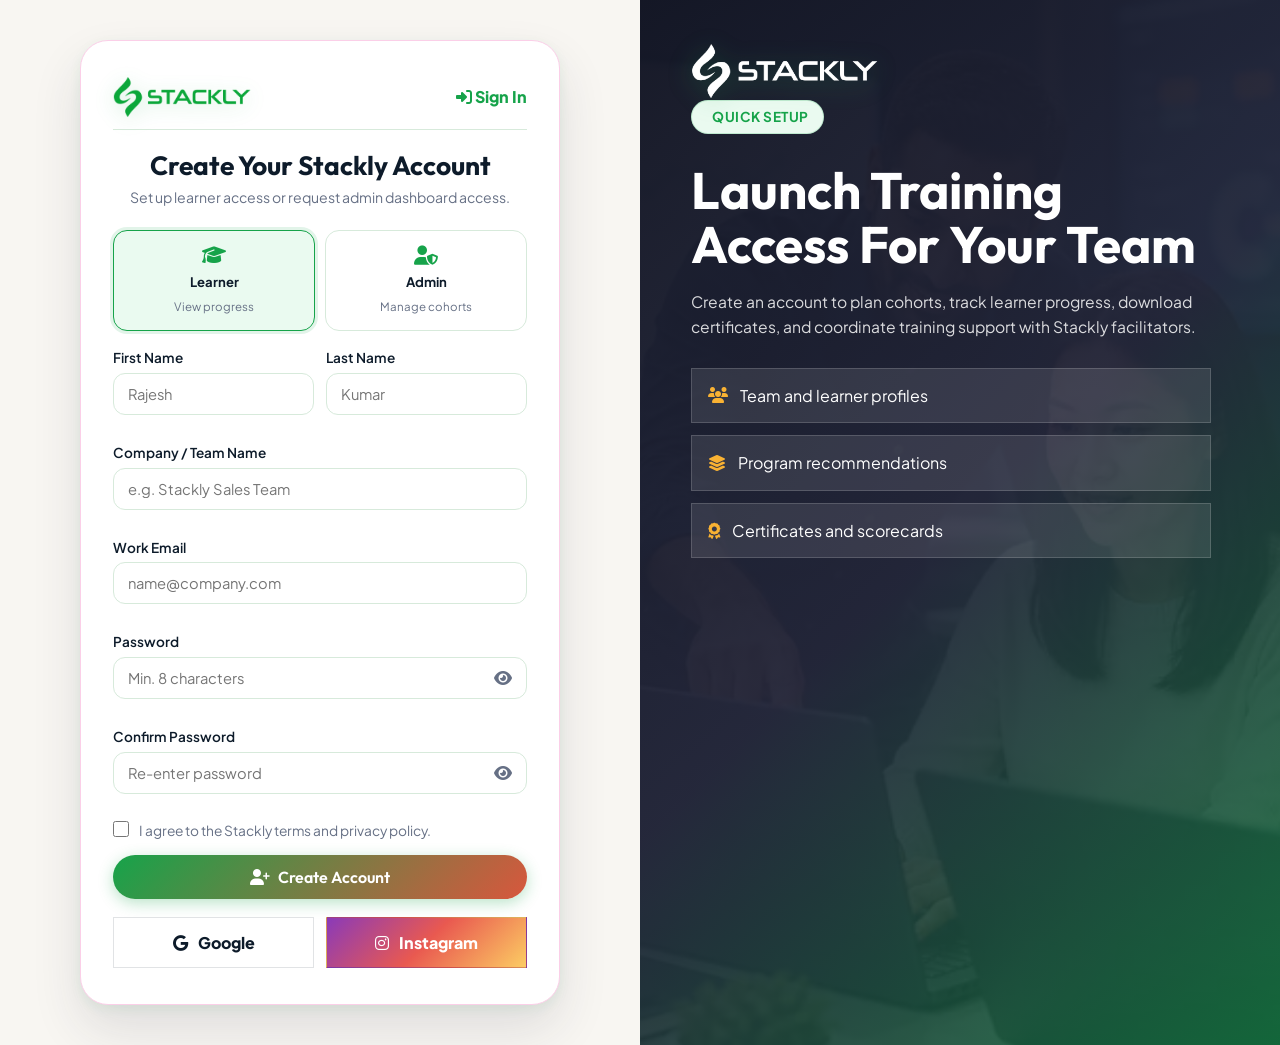
<file: get-started.html>
﻿<!DOCTYPE html>
<html lang="en">
<head>
  <meta charset="UTF-8">
  <meta name="viewport" content="width=device-width, initial-scale=1.0">
  <title>Create Account | Stackly Corporate Training &amp; Development</title>
  <meta name="description" content="Create a Stackly Corporate Training & Development learner or admin account.">
  <link rel="icon" type="image/webp" href="assets/logo_lightpink.webp">
  <link rel="stylesheet" href="https://cdnjs.cloudflare.com/ajax/libs/font-awesome/6.5.2/css/all.min.css">
  <link rel="stylesheet" href="style.css">
</head>
<body class="auth-page ctd-auth-page">
  <div class="auth-split-screen">
    <div class="auth-form-side">
      <div class="auth-card ctd-auth-card">
        <div class="ctd-auth-card-head">
          <a href="index.html" class="brand-logo"><img src="assets/logo_lightpink.webp" alt="Stackly Logo"></a>
          <a href="login.html"><i class="fa-solid fa-right-to-bracket"></i> Sign In</a>
        </div>
        <h2>Create Your Stackly Account</h2>
        <p class="auth-sub">Set up learner access or request admin dashboard access.</p>

        <form id="registerForm" novalidate autocomplete="off">
          <div class="role-cards" id="regRoles">
            <label class="role-card is-selected">
              <input type="radio" name="role" value="customer" checked>
              <i class="fa-solid fa-graduation-cap"></i>
              <strong>Learner</strong>
              <span>View progress</span>
            </label>
            <label class="role-card">
              <input type="radio" name="role" value="admin">
              <i class="fa-solid fa-user-shield"></i>
              <strong>Admin</strong>
              <span>Manage cohorts</span>
            </label>
          </div>

          <div class="form-row-2">
            <div class="form-group">
              <label for="regFirstName">First Name</label>
              <input id="regFirstName" name="firstname" type="text" placeholder="Rajesh" pattern="[A-Za-z ]+" title="Use alphabets and spaces only">
              <div class="field-error" id="regFirstNameError"></div>
            </div>
            <div class="form-group">
              <label for="regLastName">Last Name</label>
              <input id="regLastName" name="lastname" type="text" placeholder="Kumar" pattern="[A-Za-z ]+" title="Use alphabets and spaces only">
              <div class="field-error" id="regLastNameError"></div>
            </div>
          </div>

          <div class="form-group">
            <label for="regLearnerName">Company / Team Name</label>
            <input id="regLearnerName" name="company" type="text" placeholder="e.g. Stackly Sales Team">
            <div class="field-error" id="regCompanyError"></div>
          </div>
          <div class="form-group">
            <label for="regEmail">Work Email</label>
            <input id="regEmail" name="email" type="email" placeholder="name@company.com" autocomplete="email">
            <div class="field-error" id="regEmailError"></div>
          </div>
          <div class="form-group">
            <label for="regPassword">Password</label>
            <div class="password-wrap">
              <input id="regPassword" name="password" type="password" placeholder="Min. 8 characters" autocomplete="new-password">
              <button type="button" class="toggle-password" data-target="regPassword" aria-label="Show password" aria-pressed="false"><i class="fa-solid fa-eye" aria-hidden="true"></i></button>
            </div>
            <div class="field-error" id="regPasswordError"></div>
          </div>
          <div class="form-group">
            <label for="regConfirmPassword">Confirm Password</label>
            <div class="password-wrap">
              <input id="regConfirmPassword" name="confirm_password" type="password" placeholder="Re-enter password" autocomplete="new-password">
              <button type="button" class="toggle-password" data-target="regConfirmPassword" aria-label="Show password" aria-pressed="false"><i class="fa-solid fa-eye" aria-hidden="true"></i></button>
            </div>
            <div class="field-error" id="regConfirmPasswordError"></div>
          </div>
          <label class="ctd-check-row" for="agreeTerms"><input id="agreeTerms" name="terms" type="checkbox"><span>I agree to the Stackly terms and privacy policy.</span></label>
          <button type="submit" class="btn btn-primary ctd-full-btn"><i class="fa-solid fa-user-plus"></i> Create Account</button>
        </form>
        <div class="ctd-social-login">
          <a href="404.html" class="ctd-social-btn ctd-social-btn-google"><i class="fa-brands fa-google"></i> Google</a>
          <a href="404.html" class="ctd-social-btn ctd-social-btn-instagram"><i class="fa-brands fa-instagram"></i> Instagram</a>
        </div>
      </div>
    </div>

    <div class="auth-content-side ctd-auth-visual">
      <div class="auth-content-bg"><img src="assets/training-digital.webp" alt="Digital learning program"></div>
      <div class="auth-content-body">
        <a href="index.html" class="brand-logo ctd-auth-logo"><img src="assets/logo_lightpink.webp" alt="Stackly Logo"></a>
        <span class="section-tag"><i class="fa-solid fa-sparkles"></i> Quick Setup</span>
        <h1>Launch Training Access For Your Team</h1>
        <p>Create an account to plan cohorts, track learner progress, download certificates, and coordinate training support with Stackly facilitators.</p>
        <div class="ctd-auth-benefits">
          <div><i class="fa-solid fa-users"></i><span>Team and learner profiles</span></div>
          <div><i class="fa-solid fa-layer-group"></i><span>Program recommendations</span></div>
          <div><i class="fa-solid fa-award"></i><span>Certificates and scorecards</span></div>
        </div>
      </div>
    </div>
  </div>

  <div class="stackly-overlay" id="regSuccessModal" aria-live="polite">
    <div class="stackly-modal">
      <i class="fa-solid fa-circle-check ok"></i>
      <h3>Account Created!</h3>
      <p style="color:var(--text-muted);font-size:0.9rem;">Redirecting to login...</p>
    </div>
  </div>
  <script src="script.js"></script>
</body>
</html>
</file>
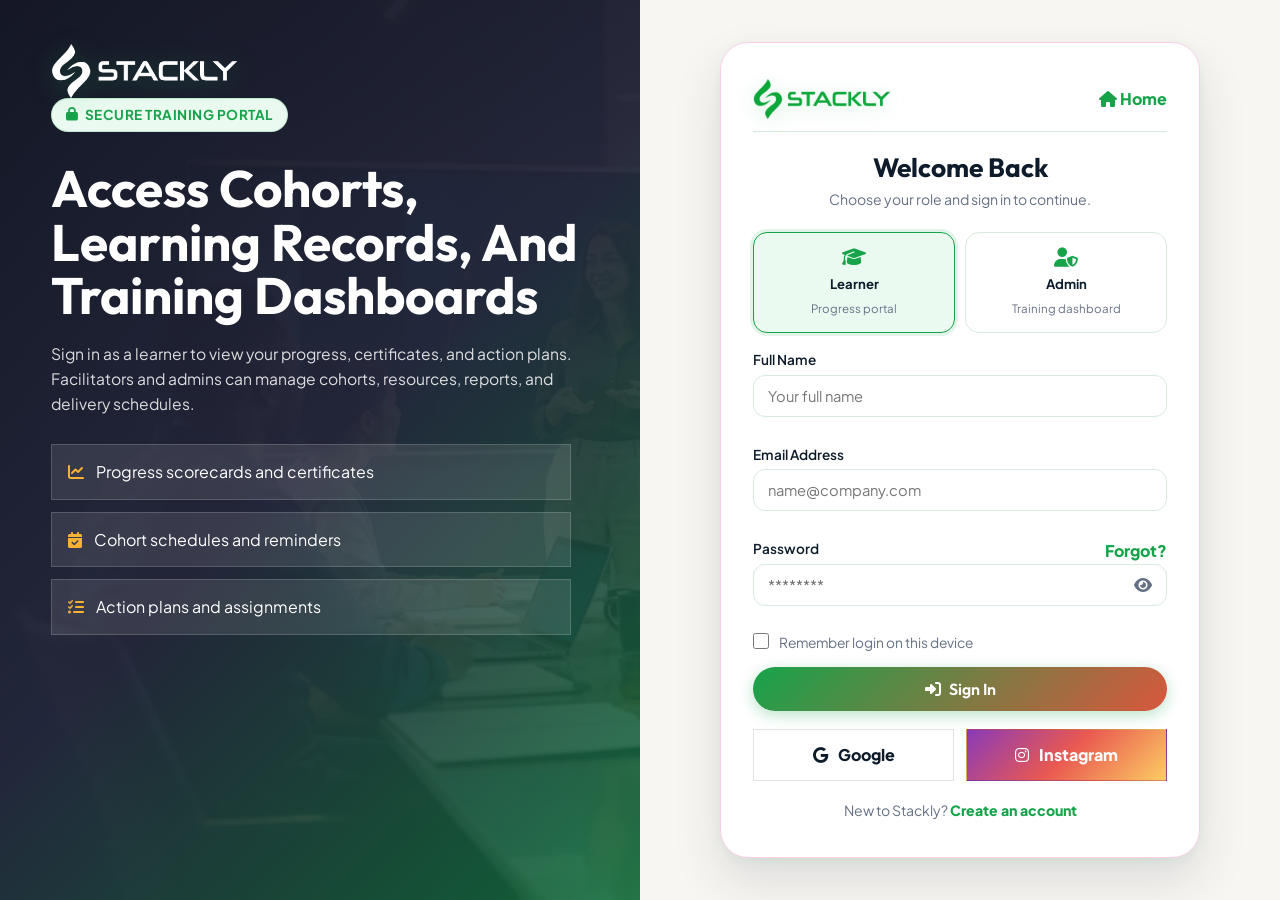
<file: login.html>
﻿<!DOCTYPE html>
<html lang="en">
<head>
  <meta charset="UTF-8">
  <meta name="viewport" content="width=device-width, initial-scale=1.0">
  <title>Portal Login | Stackly Corporate Training &amp; Development</title>
  <meta name="description" content="Sign in to the Stackly Corporate Training & Development learner and admin portal.">
  <link rel="icon" type="image/webp" href="assets/logo_lightpink.webp">
  <link rel="stylesheet" href="https://cdnjs.cloudflare.com/ajax/libs/font-awesome/6.5.2/css/all.min.css">
  <link rel="stylesheet" href="style.css">
</head>
<body class="auth-page ctd-auth-page">
  <div class="auth-split-screen">
    <div class="auth-content-side ctd-auth-visual">
      <div class="auth-content-bg"><img src="assets/training-hero.webp" alt="Corporate training workshop"></div>
      <div class="auth-content-body">
        <a href="index.html" class="brand-logo ctd-auth-logo"><img src="assets/logo_lightpink.webp" alt="Stackly Logo"></a>
        <span class="section-tag"><i class="fa-solid fa-lock"></i> Secure Training Portal</span>
        <h1>Access Cohorts, Learning Records, And Training Dashboards</h1>
        <p>Sign in as a learner to view your progress, certificates, and action plans. Facilitators and admins can manage cohorts, resources, reports, and delivery schedules.</p>
        <div class="ctd-auth-benefits">
          <div><i class="fa-solid fa-chart-line"></i><span>Progress scorecards and certificates</span></div>
          <div><i class="fa-solid fa-calendar-check"></i><span>Cohort schedules and reminders</span></div>
          <div><i class="fa-solid fa-list-check"></i><span>Action plans and assignments</span></div>
        </div>
      </div>
    </div>

    <div class="auth-form-side">
      <div class="auth-card ctd-auth-card">
        <div class="ctd-auth-card-head">
          <a href="index.html" class="brand-logo"><img src="assets/logo_lightpink.webp" alt="Stackly Logo"></a>
          <a href="index.html"><i class="fa-solid fa-house"></i> Home</a>
        </div>
        <h2>Welcome Back</h2>
        <p class="auth-sub">Choose your role and sign in to continue.</p>

        <form id="loginForm" novalidate>
          <div class="role-cards" id="loginRoles">
            <label class="role-card is-selected">
              <input type="radio" name="role" value="customer" checked>
              <i class="fa-solid fa-graduation-cap"></i>
              <strong>Learner</strong>
              <span>Progress portal</span>
            </label>
            <label class="role-card">
              <input type="radio" name="role" value="admin">
              <i class="fa-solid fa-user-shield"></i>
              <strong>Admin</strong>
              <span>Training dashboard</span>
            </label>
          </div>

          <div class="form-group">
            <label for="signInName">Full Name</label>
            <input id="signInName" name="fullname" type="text" placeholder="Your full name" autocomplete="name" pattern="[A-Za-z ]+" title="Use alphabets and spaces only">
            <div class="field-error" id="signInNameError"></div>
          </div>
          <div class="form-group">
            <label for="signInEmail">Email Address</label>
            <input id="signInEmail" name="email" type="email" placeholder="name@company.com" autocomplete="email">
            <div class="field-error" id="signInEmailError"></div>
          </div>
          <div class="form-group">
            <div class="ctd-form-label-row"><label for="signInPassword">Password</label><a href="404.html">Forgot?</a></div>
            <div class="password-wrap">
              <input id="signInPassword" name="password" type="password" placeholder="********" autocomplete="current-password">
              <button type="button" class="toggle-password" data-target="signInPassword" aria-label="Show password" aria-pressed="false"><i class="fa-solid fa-eye" aria-hidden="true"></i></button>
            </div>
            <div class="field-error" id="signInPasswordError"></div>
          </div>
          <label class="ctd-check-row" for="rememberMe"><input type="checkbox" id="rememberMe"><span>Remember login on this device</span></label>
          <button type="submit" class="btn btn-primary ctd-full-btn"><i class="fa-solid fa-right-to-bracket"></i> Sign In</button>
        </form>
        <div class="ctd-social-login">
          <a href="404.html" class="ctd-social-btn ctd-social-btn-google"><i class="fa-brands fa-google"></i> Google</a>
          <a href="404.html" class="ctd-social-btn ctd-social-btn-instagram"><i class="fa-brands fa-instagram"></i> Instagram</a>
        </div>
        <p class="ctd-auth-switch">New to Stackly? <a href="get-started.html">Create an account</a></p>
      </div>
    </div>
  </div>

  <div class="stackly-overlay" id="loginConfirmOverlay" aria-live="polite">
    <div class="stackly-modal">
      <i class="fa-solid fa-circle-check ok"></i>
      <h3>Authentication Successful!</h3>
      <p style="color:var(--text-muted);font-size:0.9rem;">Redirecting...</p>
    </div>
  </div>
  <script src="script.js"></script>
</body>
</html>
</file>
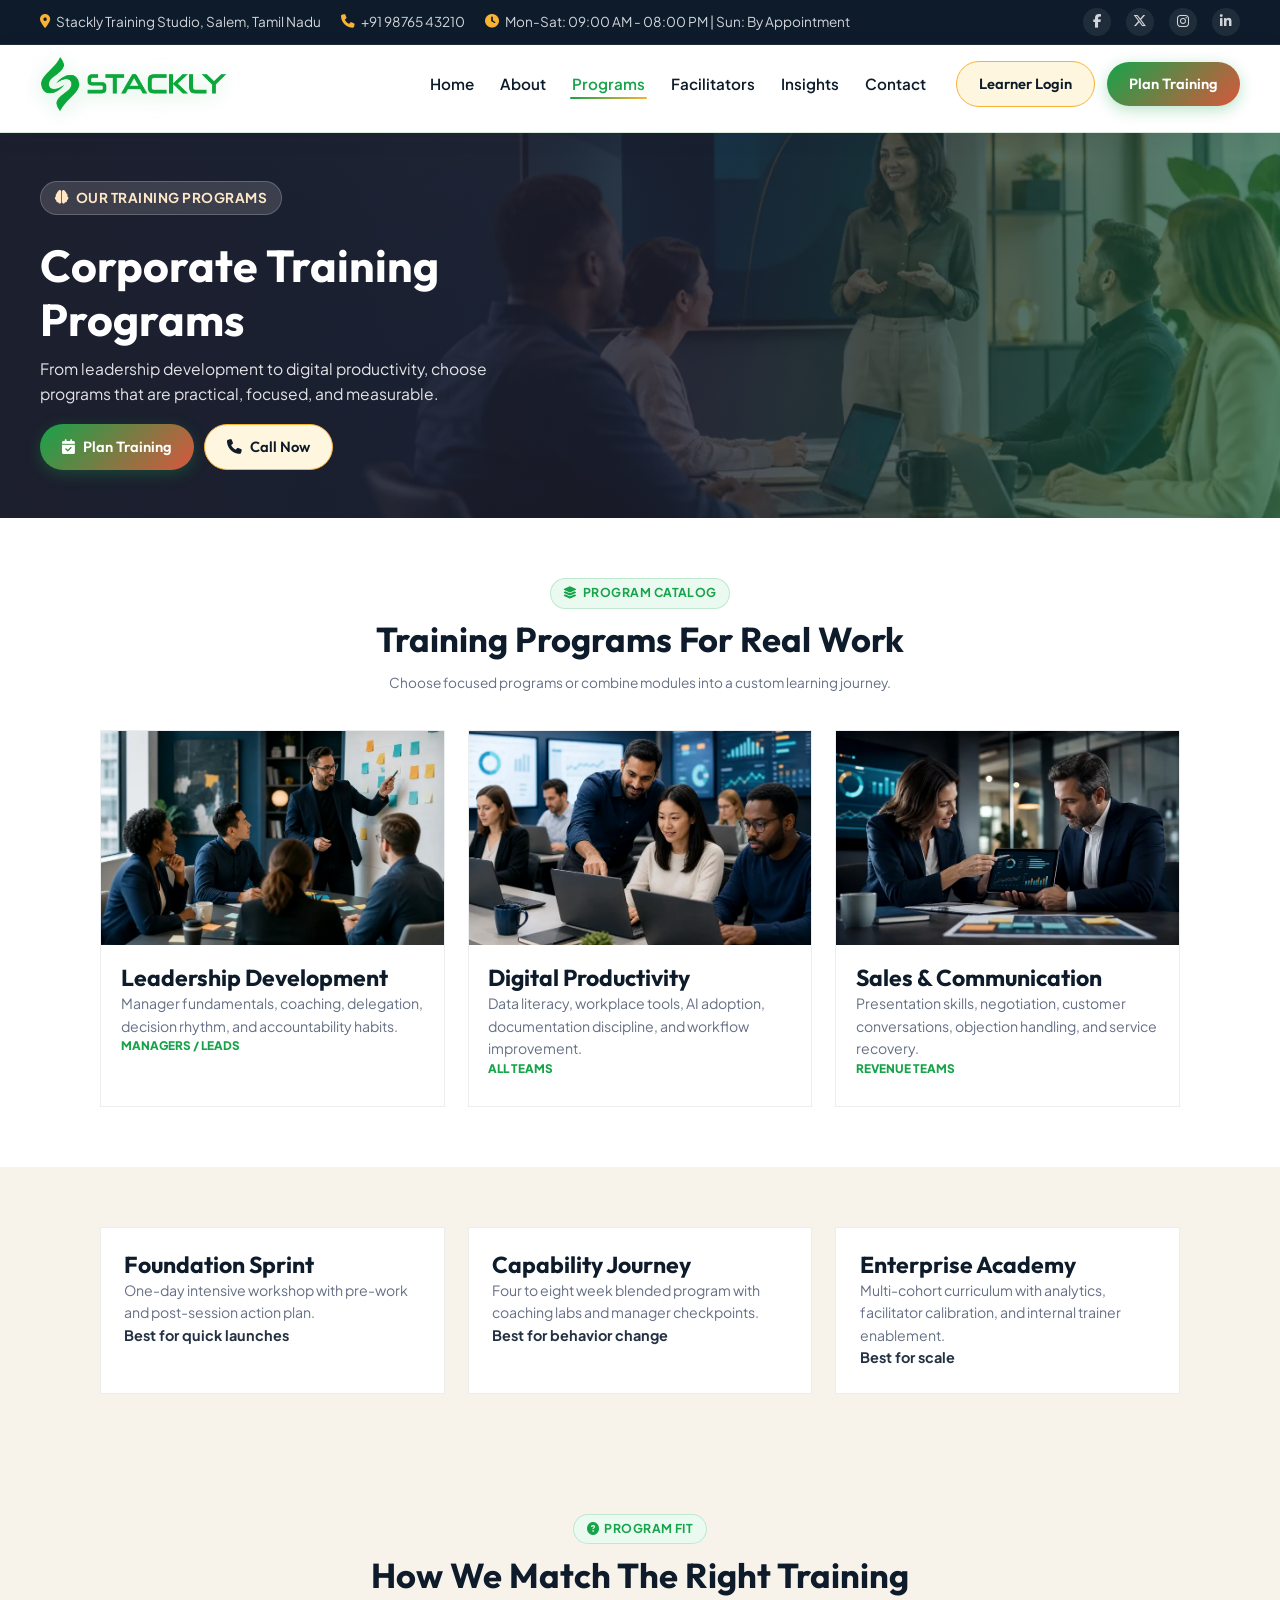
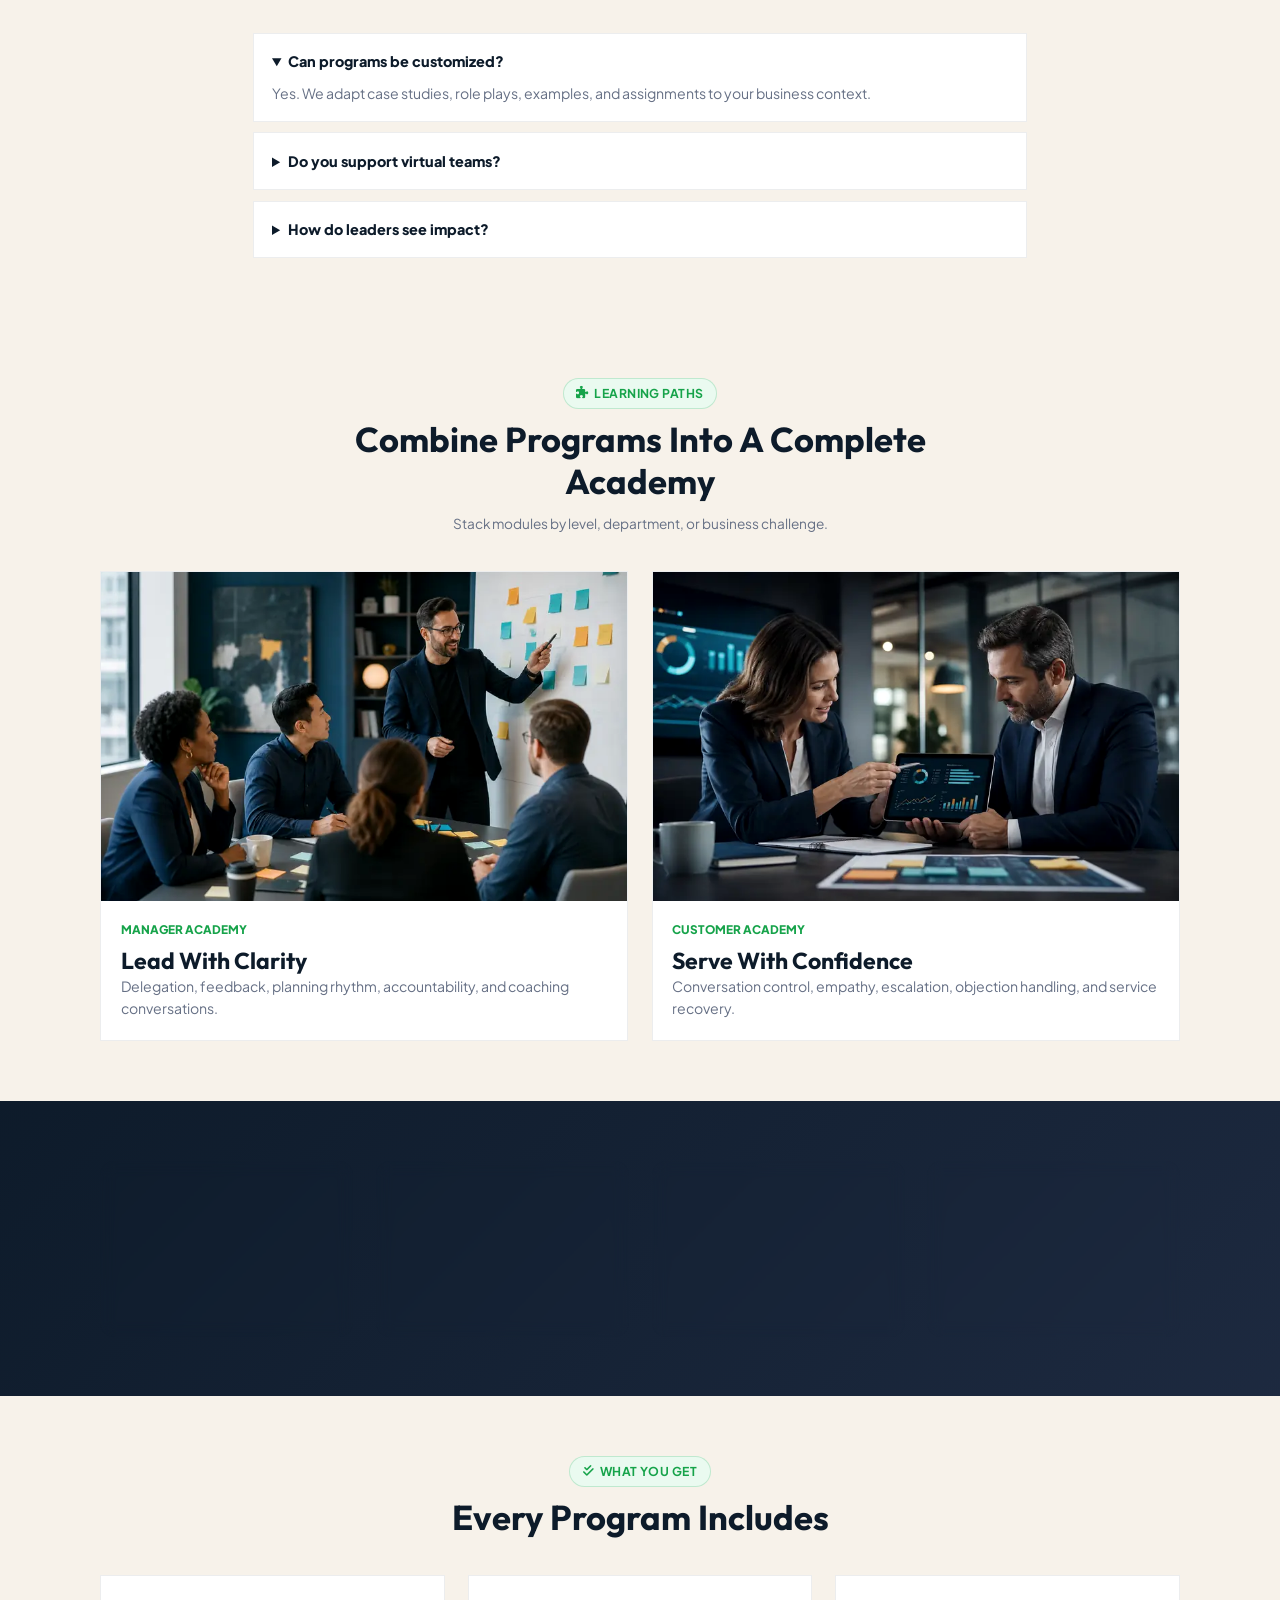
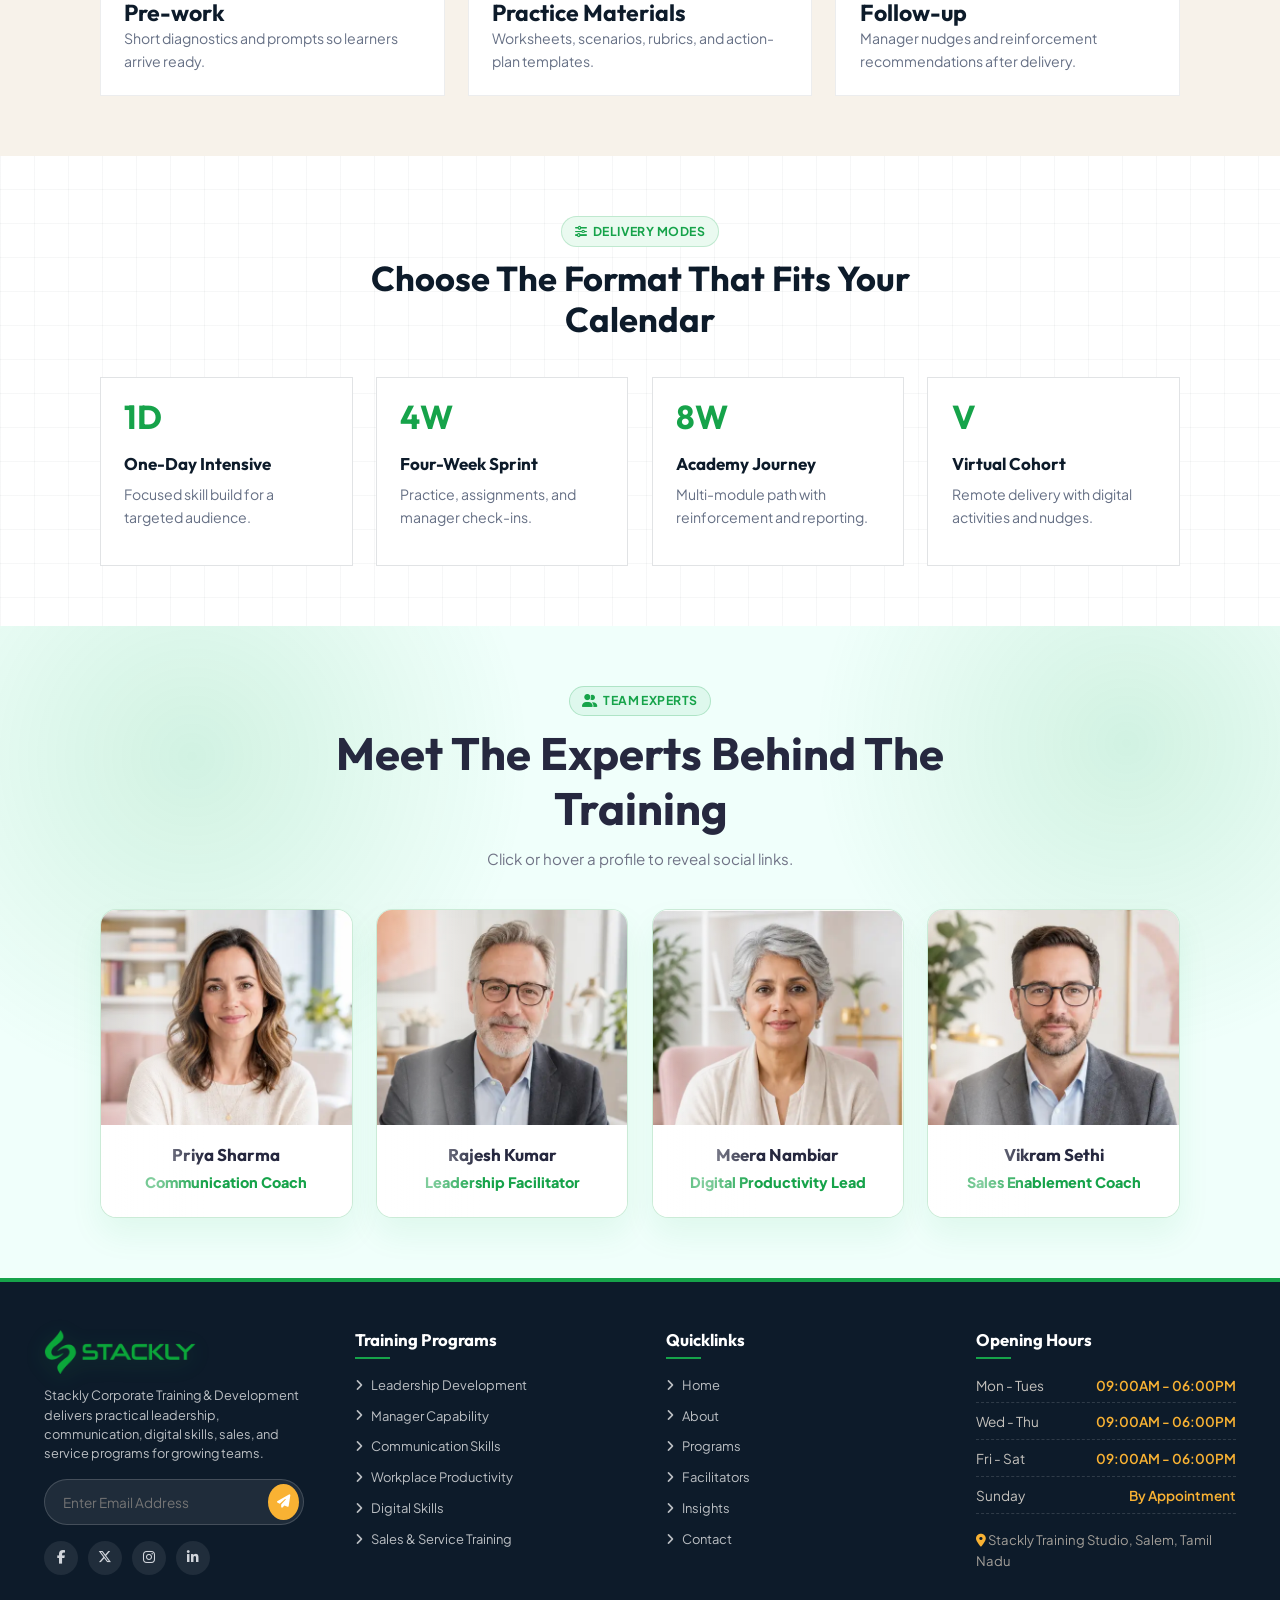
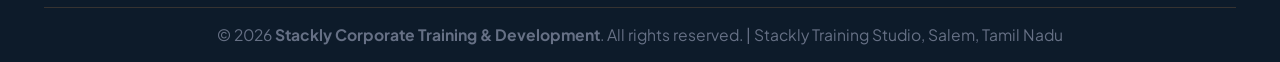
<file: services.html>
﻿
<!DOCTYPE html>
<html lang="en">
<head>
  <meta charset="UTF-8">
  <meta name="viewport" content="width=device-width, initial-scale=1.0">
  <title>Corporate Training Programs | Stackly Corporate Training & Development Salem</title>
  <meta name="description" content="Explore Stackly Corporate Training & Development's learning services: Learner Taxi, Workshops, Skill Assessment Scans, Stress Learning, Learner Boarding, Productivity, and Follow-up training.">
  <link rel="icon" type="image/webp" href="assets/logo_lightpink.webp">

  <link rel="stylesheet" href="https://cdnjs.cloudflare.com/ajax/libs/font-awesome/6.5.2/css/all.min.css">
  <link rel="stylesheet" href="style.css">
</head>
<body>
<div class="top-bar">
    <div class="container">
      <div class="top-bar-info">
        <span><i class="fa-solid fa-location-dot"></i> Stackly Training Studio, Salem, Tamil Nadu</span>
        <span><i class="fa-solid fa-phone"></i> +91 98765 43210</span>
        <span><i class="fa-solid fa-clock"></i> Mon-Sat: 09:00 AM - 08:00 PM | Sun: By Appointment</span>
      </div>
      <div class="top-bar-links">
        <a href="404.html" title="Facebook"><i class="fa-brands fa-facebook-f"></i></a>
        <a href="404.html" title="Twitter"><i class="fa-brands fa-x-twitter"></i></a>
        <a href="404.html" title="Instagram"><i class="fa-brands fa-instagram"></i></a>
        <a href="404.html" title="LinkedIn"><i class="fa-brands fa-linkedin-in"></i></a>
      </div>
    </div>
  </div>


    <header class="navbar">
    <div class="container navbar-bar">
      <a href="index.html" class="brand-logo">
        <img src="assets/logo_lightpink.webp" alt="Stackly Corporate Training & Development Logo">
      </a>

      <button type="button" class="nav-toggle" aria-label="Open menu" aria-expanded="false" aria-controls="nav-panel">
        <i class="fa-solid fa-bars"></i>
      </button>

      <div class="nav-panel" id="nav-panel">
        <div class="nav-panel-header">
          <a href="index.html" class="brand-logo nav-panel-brand">
            <img src="assets/logo_lightpink.webp" alt="Stackly Corporate Training & Development Logo">
          </a>
          <button type="button" class="nav-close" aria-label="Close menu">
            <i class="fa-solid fa-xmark"></i>
          </button>
        </div>

        <ul class="nav-menu">
          <li><a href="index.html" class="nav-link">Home</a></li>
          <li><a href="about.html" class="nav-link">About</a></li>
          <li><a href="services.html" class="nav-link active">Programs</a></li>
          <li><a href="team.html" class="nav-link">Facilitators</a></li>
          <li><a href="blog.html" class="nav-link">Insights</a></li>
          <li><a href="contact.html" class="nav-link">Contact</a></li>
        </ul>

        <div class="nav-actions">
          <a href="login.html" class="btn btn-secondary">Learner Login</a>
          <a href="contact.html#book-visit" class="btn btn-primary">Plan Training</a>
        </div>
      </div>
    </div>
  </header>

  <section class="page-hero">
    <div class="page-hero-media"><img src="assets/training-hero.webp" alt=""></div>
    <div class="container">
      <span class="section-tag"><i class="fa-solid fa-brain"></i> Our Training Programs</span>
      <h1>Corporate Training Programs</h1>
      <p>From leadership development to digital productivity, choose programs that are practical, focused, and measurable.</p>
      <div class="page-hero-actions">
        <a href="contact.html#book-visit" class="btn btn-primary"><i class="fa-solid fa-calendar-check"></i> Plan Training</a>
        <a href="404.html" class="btn btn-secondary"><i class="fa-solid fa-phone"></i> Call Now</a>
      </div>
    </div>
  </section>

  <section class="section ctd-page-band">
    <div class="container">
      <div class="section-header reveal-item">
        <span class="section-tag"><i class="fa-solid fa-layer-group"></i> Program Catalog</span>
        <h2 class="section-title">Training Programs For Real Work</h2>
        <p class="section-desc">Choose focused programs or combine modules into a custom learning journey.</p>
      </div>
      <div class="ctd-service-grid">
        <article class="reveal-item"><img src="assets/training-leadership.webp" alt="Leadership training"><div><h3>Leadership Development</h3><p>Manager fundamentals, coaching, delegation, decision rhythm, and accountability habits.</p><span>Managers / Leads</span></div></article>
        <article class="reveal-item"><img src="assets/training-digital.webp" alt="Digital skills training"><div><h3>Digital Productivity</h3><p>Data literacy, workplace tools, AI adoption, documentation discipline, and workflow improvement.</p><span>All Teams</span></div></article>
        <article class="reveal-item"><img src="assets/training-analytics.webp" alt="Sales and communication training"><div><h3>Sales & Communication</h3><p>Presentation skills, negotiation, customer conversations, objection handling, and service recovery.</p><span>Revenue Teams</span></div></article>
      </div>
    </div>
  </section>

  <section class="section bg-light ctd-package-section">
    <div class="container ctd-package-grid">
      <article class="reveal-item"><h3>Foundation Sprint</h3><p>One-day intensive workshop with pre-work and post-session action plan.</p><strong>Best for quick launches</strong></article>
      <article class="reveal-item"><h3>Capability Journey</h3><p>Four to eight week blended program with coaching labs and manager checkpoints.</p><strong>Best for behavior change</strong></article>
      <article class="reveal-item"><h3>Enterprise Academy</h3><p>Multi-cohort curriculum with analytics, facilitator calibration, and internal trainer enablement.</p><strong>Best for scale</strong></article>
    </div>
  </section>

  <section class="section ctd-faq-mini">
    <div class="container">
      <div class="section-header reveal-item"><span class="section-tag"><i class="fa-solid fa-circle-question"></i> Program Fit</span><h2 class="section-title">How We Match The Right Training</h2></div>
      <div class="ctd-faq-list">
        <details open><summary>Can programs be customized?</summary><p>Yes. We adapt case studies, role plays, examples, and assignments to your business context.</p></details>
        <details><summary>Do you support virtual teams?</summary><p>Yes. Programs can be delivered in-person, virtual, or blended with digital reinforcement.</p></details>
        <details><summary>How do leaders see impact?</summary><p>We provide completion data, skill observations, action-plan progress, and cohort recommendations.</p></details>
      </div>
    </div>
  </section>
  <section class="section bg-light ctd-stories">
    <div class="container">
      <div class="section-header reveal-item"><span class="section-tag"><i class="fa-solid fa-puzzle-piece"></i> Learning Paths</span><h2 class="section-title">Combine Programs Into A Complete Academy</h2><p class="section-desc">Stack modules by level, department, or business challenge.</p></div>
      <div class="ctd-story-grid">
        <article class="reveal-item"><img src="assets/training-leadership.webp" alt="Manager academy"><div><span>Manager Academy</span><h3>Lead With Clarity</h3><p>Delegation, feedback, planning rhythm, accountability, and coaching conversations.</p></div></article>
        <article class="reveal-item"><img src="assets/training-analytics.webp" alt="Customer excellence academy"><div><span>Customer Academy</span><h3>Serve With Confidence</h3><p>Conversation control, empathy, escalation, objection handling, and service recovery.</p></div></article>
      </div>
    </div>
  </section>
  <section class="section ctd-process-strip">
    <div class="container ctd-process-grid">
      <div><strong>Live</strong><span>Workshops</span><p>Facilitator-led sessions with discussion, scenarios, and team practice.</p></div>
      <div><strong>Lab</strong><span>Simulations</span><p>Realistic business situations where learners rehearse new behaviors.</p></div>
      <div><strong>Coach</strong><span>Manager Guides</span><p>Simple tools for leaders to reinforce learning with their teams.</p></div>
      <div><strong>Track</strong><span>Reports</span><p>Completion, participation, action plans, and recommended follow-ups.</p></div>
    </div>
  </section>
  <section class="section bg-light ctd-testimonials">
    <div class="container">
      <div class="section-header reveal-item"><span class="section-tag"><i class="fa-solid fa-check-double"></i> What You Get</span><h2 class="section-title">Every Program Includes</h2></div>
      <div class="ctd-testimonial-grid">
        <article class="reveal-item"><h3>Pre-work</h3><p>Short diagnostics and prompts so learners arrive ready.</p></article>
        <article class="reveal-item"><h3>Practice Materials</h3><p>Worksheets, scenarios, rubrics, and action-plan templates.</p></article>
        <article class="reveal-item"><h3>Follow-up</h3><p>Manager nudges and reinforcement recommendations after delivery.</p></article>
      </div>
    </div>
  </section>
  <section class="section ctd-impact-lab">
    <div class="container">
      <div class="section-header reveal-item"><span class="section-tag"><i class="fa-solid fa-sliders"></i> Delivery Modes</span><h2 class="section-title">Choose The Format That Fits Your Calendar</h2></div>
      <div class="ctd-effect-grid ctd-effect-grid-4">
        <article class="ctd-effect-box reveal-item"><b>1D</b><h3>One-Day Intensive</h3><p>Focused skill build for a targeted audience.</p></article>
        <article class="ctd-effect-box reveal-item"><b>4W</b><h3>Four-Week Sprint</h3><p>Practice, assignments, and manager check-ins.</p></article>
        <article class="ctd-effect-box reveal-item"><b>8W</b><h3>Academy Journey</h3><p>Multi-module path with reinforcement and reporting.</p></article>
        <article class="ctd-effect-box reveal-item"><b>V</b><h3>Virtual Cohort</h3><p>Remote delivery with digital activities and nudges.</p></article>
      </div>
    </div>
  </section>
  <section class="section bg-light ctd-experts-section">
    <div class="container">
      <div class="section-header reveal-item">
        <span class="section-tag"><i class="fa-solid fa-user-group"></i> Team Experts</span>
        <h2 class="section-title">Meet The Experts Behind The Training</h2>
        <p class="section-desc">Click or hover a profile to reveal social links.</p>
      </div>
      <div class="ctd-expert-grid">
        <article class="ctd-expert-card reveal-item" tabindex="0">
          <img src="assets/therapist-priya.webp" alt="Priya Sharma">
          <div class="ctd-expert-body"><h3>Priya Sharma</h3><span>Communication Coach</span></div>
          <div class="ctd-expert-social"><a href="404.html" aria-label="Priya Facebook"><i class="fa-brands fa-facebook-f"></i></a><a href="404.html" aria-label="Priya Instagram"><i class="fa-brands fa-instagram"></i></a></div>
        </article>
        <article class="ctd-expert-card reveal-item" tabindex="0">
          <img src="assets/therapist-rajesh.webp" alt="Rajesh Kumar">
          <div class="ctd-expert-body"><h3>Rajesh Kumar</h3><span>Leadership Facilitator</span></div>
          <div class="ctd-expert-social"><a href="404.html" aria-label="Rajesh Facebook"><i class="fa-brands fa-facebook-f"></i></a><a href="404.html" aria-label="Rajesh Instagram"><i class="fa-brands fa-instagram"></i></a></div>
        </article>
        <article class="ctd-expert-card reveal-item" tabindex="0">
          <img src="assets/therapist-meera.webp" alt="Meera Nambiar">
          <div class="ctd-expert-body"><h3>Meera Nambiar</h3><span>Digital Productivity Lead</span></div>
          <div class="ctd-expert-social"><a href="404.html" aria-label="Meera Facebook"><i class="fa-brands fa-facebook-f"></i></a><a href="404.html" aria-label="Meera Instagram"><i class="fa-brands fa-instagram"></i></a></div>
        </article>
        <article class="ctd-expert-card reveal-item" tabindex="0">
          <img src="assets/therapist-vikram.webp" alt="Vikram Sethi">
          <div class="ctd-expert-body"><h3>Vikram Sethi</h3><span>Sales Enablement Coach</span></div>
          <div class="ctd-expert-social"><a href="404.html" aria-label="Vikram Facebook"><i class="fa-brands fa-facebook-f"></i></a><a href="404.html" aria-label="Vikram Instagram"><i class="fa-brands fa-instagram"></i></a></div>
        </article>
      </div>
    </div>
  </section>
<footer class="footer">
    <div class="container">
      <div class="footer-grid">

        <div class="footer-col footer-brand">
          <img src="assets/logo_lightpink.webp" alt="Stackly Logo Footer">
          <p>Stackly Corporate Training & Development delivers practical leadership, communication, digital skills, sales, and service programs for growing teams.</p>

          <form class="newsletter-form" action="404.html" onsubmit="event.preventDefault(); window.location.href='404.html';">
            <input type="email" placeholder="Enter Email Address" required>
            <button type="submit"><i class="fa-solid fa-paper-plane"></i></button>
          </form>

          <div class="footer-social">
            <a href="404.html" title="Facebook" aria-label="Facebook"><i class="fa-brands fa-facebook-f"></i></a>
            <a href="404.html" title="Twitter" aria-label="Twitter"><i class="fa-brands fa-x-twitter"></i></a>
            <a href="404.html" title="Instagram" aria-label="Instagram"><i class="fa-brands fa-instagram"></i></a>
            <a href="404.html" title="LinkedIn" aria-label="LinkedIn"><i class="fa-brands fa-linkedin-in"></i></a>
          </div>
        </div>


        <div class="footer-col">
          <h4>Training Programs</h4>
          <ul class="footer-links">
            <li><a href="404.html"><i class="fa-solid fa-angle-right"></i> Leadership Development</a></li>
            <li><a href="404.html"><i class="fa-solid fa-angle-right"></i> Manager Capability</a></li>
            <li><a href="404.html"><i class="fa-solid fa-angle-right"></i> Communication Skills</a></li>
            <li><a href="404.html"><i class="fa-solid fa-angle-right"></i> Workplace Productivity</a></li>
            <li><a href="404.html"><i class="fa-solid fa-angle-right"></i> Digital Skills</a></li>
            <li><a href="404.html"><i class="fa-solid fa-angle-right"></i> Sales & Service Training</a></li>
          </ul>
        </div>


        <div class="footer-col">
          <h4>Quicklinks</h4>
          <ul class="footer-links">
            <li><a href="index.html"><i class="fa-solid fa-angle-right"></i> Home</a></li>
            <li><a href="about.html"><i class="fa-solid fa-angle-right"></i> About</a></li>
            <li><a href="services.html"><i class="fa-solid fa-angle-right"></i> Programs</a></li>
            <li><a href="team.html"><i class="fa-solid fa-angle-right"></i> Facilitators</a></li>
            <li><a href="blog.html"><i class="fa-solid fa-angle-right"></i> Insights</a></li>
            <li><a href="contact.html"><i class="fa-solid fa-angle-right"></i> Contact</a></li>
          </ul>
        </div>


        <div class="footer-col">
          <h4>Opening Hours</h4>
          <div class="opening-hours-list">
            <div class="hours-row">
              <span>Mon - Tues</span>
              <span>09:00AM - 06:00PM</span>
            </div>
            <div class="hours-row">
              <span>Wed - Thu</span>
              <span>09:00AM - 06:00PM</span>
            </div>
            <div class="hours-row">
              <span>Fri - Sat</span>
              <span>09:00AM - 06:00PM</span>
            </div>
            <div class="hours-row">
              <span>Sunday</span>
              <span style="color: var(--secondary);">By Appointment</span>
            </div>
          </div>
          <div style="margin-top: 15px; font-size: 0.82rem; color: #a39f99;">
            <i class="fa-solid fa-location-dot" style="color: var(--secondary);"></i> Stackly Training Studio, Salem, Tamil Nadu
          </div>
        </div>
      </div>

      <div class="footer-bottom">
        <p>&copy; 2026 <strong>Stackly Corporate Training & Development</strong>. All rights reserved. | Stackly Training Studio, Salem, Tamil Nadu</p>
      </div>
    </div>
  </footer>
  <script src="script.js"></script>
</body>
</html>
</file>
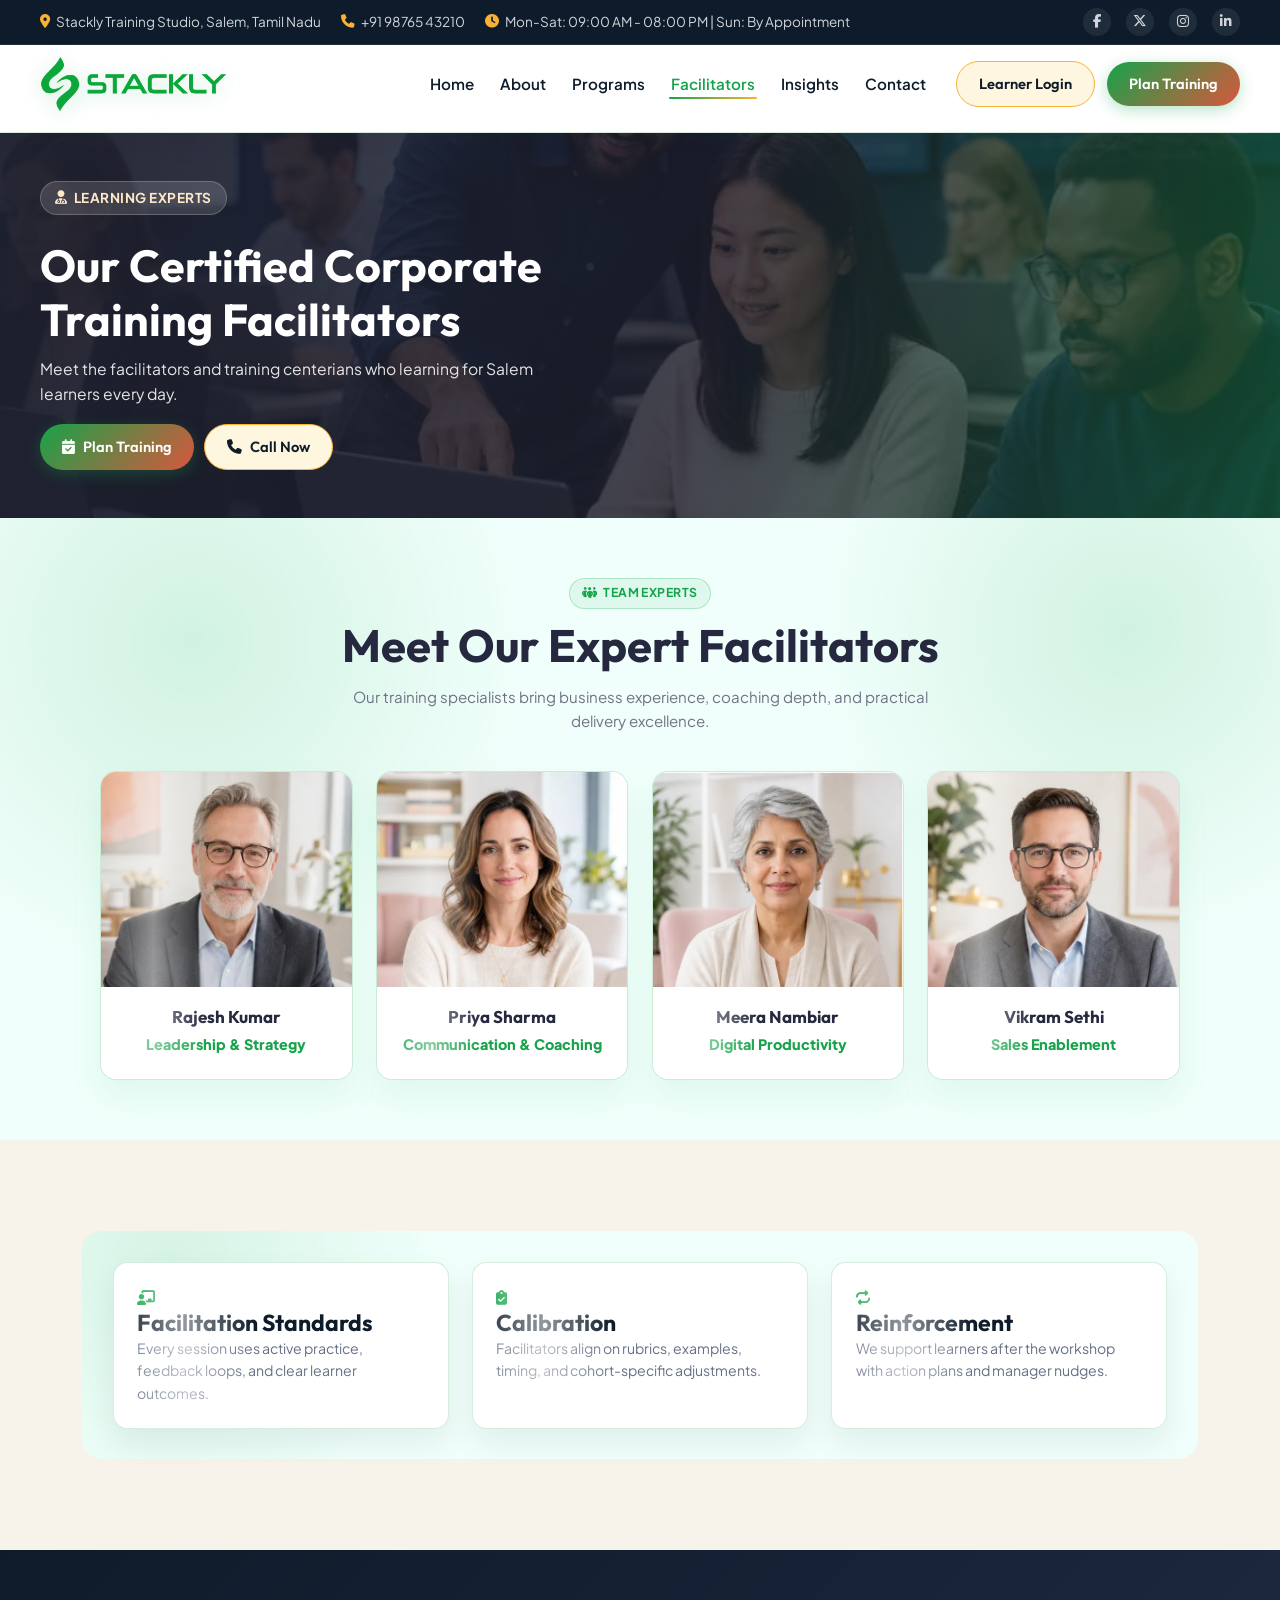
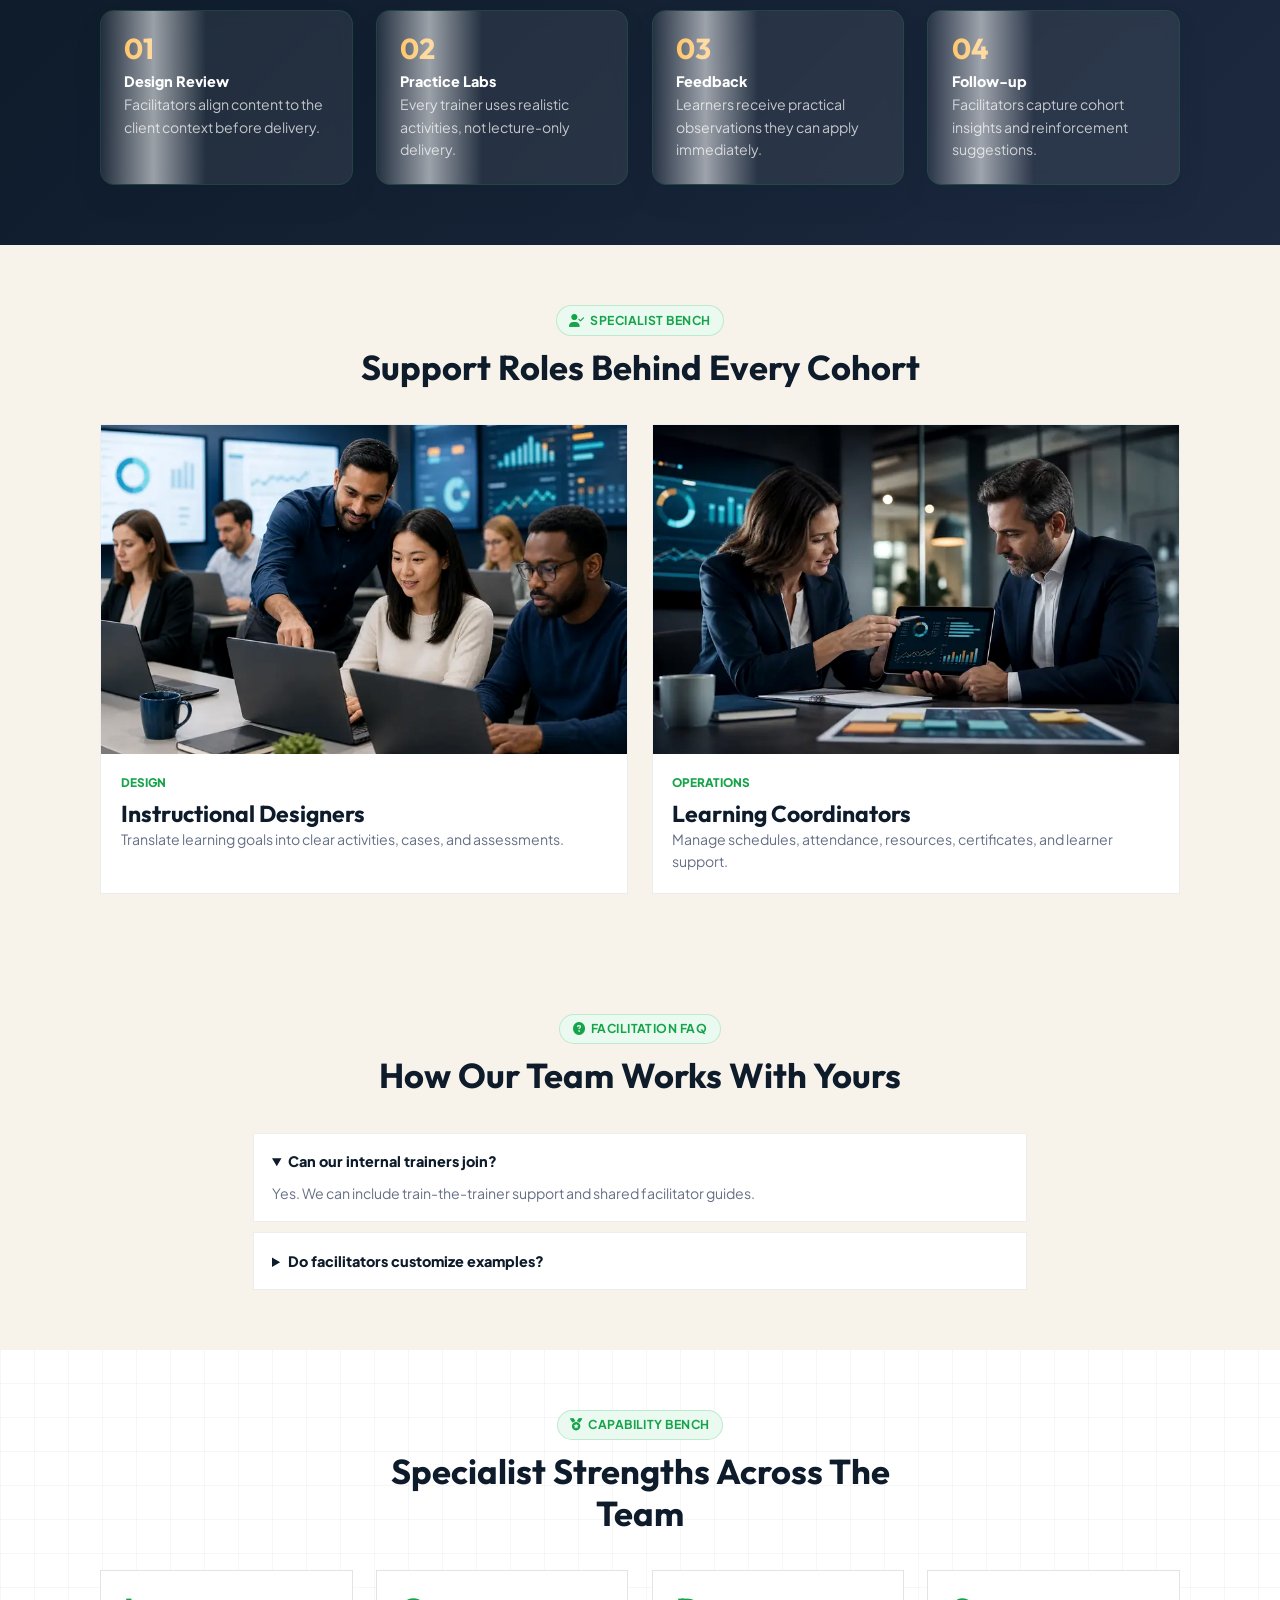
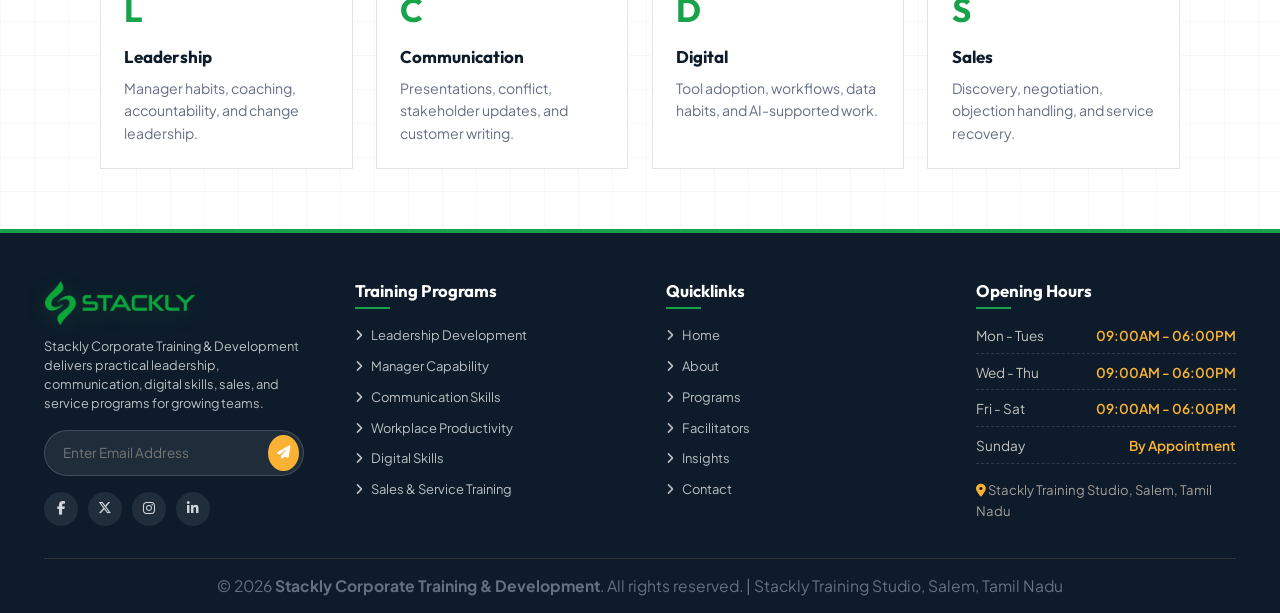
<file: team.html>
﻿
<!DOCTYPE html>
<html lang="en">
<head>
  <meta charset="UTF-8">
  <meta name="viewport" content="width=device-width, initial-scale=1.0">
  <title>Corporate Training Team | Stackly Corporate Training & Development Salem</title>
  <meta name="description" content="Meet Stackly's team of certified corporate training facilitators, feline specialists, learner dermatologists, and priority support trauma facilitators.">
  <link rel="icon" type="image/webp" href="assets/logo_lightpink.webp">

  <link rel="stylesheet" href="https://cdnjs.cloudflare.com/ajax/libs/font-awesome/6.5.2/css/all.min.css">
  <link rel="stylesheet" href="style.css">
</head>
<body>
<div class="top-bar">
    <div class="container">
      <div class="top-bar-info">
        <span><i class="fa-solid fa-location-dot"></i> Stackly Training Studio, Salem, Tamil Nadu</span>
        <span><i class="fa-solid fa-phone"></i> +91 98765 43210</span>
        <span><i class="fa-solid fa-clock"></i> Mon-Sat: 09:00 AM - 08:00 PM | Sun: By Appointment</span>
      </div>
      <div class="top-bar-links">
        <a href="404.html" title="Facebook"><i class="fa-brands fa-facebook-f"></i></a>
        <a href="404.html" title="Twitter"><i class="fa-brands fa-x-twitter"></i></a>
        <a href="404.html" title="Instagram"><i class="fa-brands fa-instagram"></i></a>
        <a href="404.html" title="LinkedIn"><i class="fa-brands fa-linkedin-in"></i></a>
      </div>
    </div>
  </div>


    <header class="navbar">
    <div class="container navbar-bar">
      <a href="index.html" class="brand-logo">
        <img src="assets/logo_lightpink.webp" alt="Stackly Corporate Training & Development Logo">
      </a>

      <button type="button" class="nav-toggle" aria-label="Open menu" aria-expanded="false" aria-controls="nav-panel">
        <i class="fa-solid fa-bars"></i>
      </button>

      <div class="nav-panel" id="nav-panel">
        <div class="nav-panel-header">
          <a href="index.html" class="brand-logo nav-panel-brand">
            <img src="assets/logo_lightpink.webp" alt="Stackly Corporate Training & Development Logo">
          </a>
          <button type="button" class="nav-close" aria-label="Close menu">
            <i class="fa-solid fa-xmark"></i>
          </button>
        </div>

        <ul class="nav-menu">
          <li><a href="index.html" class="nav-link">Home</a></li>
          <li><a href="about.html" class="nav-link">About</a></li>
          <li><a href="services.html" class="nav-link">Programs</a></li>
          <li><a href="team.html" class="nav-link active">Facilitators</a></li>
          <li><a href="blog.html" class="nav-link">Insights</a></li>
          <li><a href="contact.html" class="nav-link">Contact</a></li>
        </ul>

        <div class="nav-actions">
          <a href="login.html" class="btn btn-secondary">Learner Login</a>
          <a href="404.html" class="btn btn-primary">Plan Training</a>
        </div>
      </div>
    </div>
  </header>

  <section class="page-hero">
    <div class="page-hero-media"><img src="assets/training-digital.webp" alt=""></div>
    <div class="container">
      <span class="section-tag"><i class="fa-solid fa-user-doctor"></i> Learning Experts</span>
      <h1>Our Certified Corporate Training Facilitators</h1>
      <p>Meet the facilitators and training centerians who learning for Salem learners every day.</p>
      <div class="page-hero-actions">
        <a href="404.html" class="btn btn-primary"><i class="fa-solid fa-calendar-check"></i> Plan Training</a>
        <a href="404.html" class="btn btn-secondary"><i class="fa-solid fa-phone"></i> Call Now</a>
      </div>
    </div>
  </section>

  <section class="section bg-light ctd-experts-section">
    <div class="container">
      <div class="section-header reveal-item">
        <span class="section-tag"><i class="fa-solid fa-people-group"></i> Team Experts</span>
        <h2 class="section-title">Meet Our Expert Facilitators</h2>
        <p class="section-desc">Our training specialists bring business experience, coaching depth, and practical delivery excellence.</p>
      </div>
      <div class="ctd-expert-grid">
        <article class="ctd-expert-card reveal-item" tabindex="0">
          <img src="assets/therapist-rajesh.webp" alt="Rajesh Kumar">
          <div class="ctd-expert-body"><h3>Rajesh Kumar</h3><span>Leadership & Strategy</span></div>
          <div class="ctd-expert-social"><a href="404.html" aria-label="Rajesh Facebook"><i class="fa-brands fa-facebook-f"></i></a><a href="404.html" aria-label="Rajesh Instagram"><i class="fa-brands fa-instagram"></i></a></div>
        </article>
        <article class="ctd-expert-card reveal-item" tabindex="0">
          <img src="assets/therapist-priya.webp" alt="Priya Sharma">
          <div class="ctd-expert-body"><h3>Priya Sharma</h3><span>Communication & Coaching</span></div>
          <div class="ctd-expert-social"><a href="404.html" aria-label="Priya Facebook"><i class="fa-brands fa-facebook-f"></i></a><a href="404.html" aria-label="Priya Instagram"><i class="fa-brands fa-instagram"></i></a></div>
        </article>
        <article class="ctd-expert-card reveal-item" tabindex="0">
          <img src="assets/therapist-meera.webp" alt="Meera Nambiar">
          <div class="ctd-expert-body"><h3>Meera Nambiar</h3><span>Digital Productivity</span></div>
          <div class="ctd-expert-social"><a href="404.html" aria-label="Meera Facebook"><i class="fa-brands fa-facebook-f"></i></a><a href="404.html" aria-label="Meera Instagram"><i class="fa-brands fa-instagram"></i></a></div>
        </article>
        <article class="ctd-expert-card reveal-item" tabindex="0">
          <img src="assets/therapist-vikram.webp" alt="Vikram Sethi">
          <div class="ctd-expert-body"><h3>Vikram Sethi</h3><span>Sales Enablement</span></div>
          <div class="ctd-expert-social"><a href="404.html" aria-label="Vikram Facebook"><i class="fa-brands fa-facebook-f"></i></a><a href="404.html" aria-label="Vikram Instagram"><i class="fa-brands fa-instagram"></i></a></div>
        </article>
      </div>
    </div>
  </section>

  <section class="section bg-light ctd-coach-standards">
    <div class="container ctd-value-grid">
      <article class="reveal-item"><i class="fa-solid fa-chalkboard-user"></i><h3>Facilitation Standards</h3><p>Every session uses active practice, feedback loops, and clear learner outcomes.</p></article>
      <article class="reveal-item"><i class="fa-solid fa-clipboard-check"></i><h3>Calibration</h3><p>Facilitators align on rubrics, examples, timing, and cohort-specific adjustments.</p></article>
      <article class="reveal-item"><i class="fa-solid fa-repeat"></i><h3>Reinforcement</h3><p>We support learners after the workshop with action plans and manager nudges.</p></article>
    </div>
  </section>
  <section class="section ctd-process-strip">
    <div class="container ctd-process-grid">
      <div><strong>01</strong><span>Design Review</span><p>Facilitators align content to the client context before delivery.</p></div>
      <div><strong>02</strong><span>Practice Labs</span><p>Every trainer uses realistic activities, not lecture-only delivery.</p></div>
      <div><strong>03</strong><span>Feedback</span><p>Learners receive practical observations they can apply immediately.</p></div>
      <div><strong>04</strong><span>Follow-up</span><p>Facilitators capture cohort insights and reinforcement suggestions.</p></div>
    </div>
  </section>
  <section class="section bg-light ctd-stories">
    <div class="container">
      <div class="section-header reveal-item"><span class="section-tag"><i class="fa-solid fa-user-check"></i> Specialist Bench</span><h2 class="section-title">Support Roles Behind Every Cohort</h2></div>
      <div class="ctd-story-grid">
        <article class="reveal-item"><img src="assets/training-digital.webp" alt="Instructional design"><div><span>Design</span><h3>Instructional Designers</h3><p>Translate learning goals into clear activities, cases, and assessments.</p></div></article>
        <article class="reveal-item"><img src="assets/training-analytics.webp" alt="Learning operations"><div><span>Operations</span><h3>Learning Coordinators</h3><p>Manage schedules, attendance, resources, certificates, and learner support.</p></div></article>
      </div>
    </div>
  </section>
  <section class="section ctd-faq-mini">
    <div class="container">
      <div class="section-header reveal-item"><span class="section-tag"><i class="fa-solid fa-circle-question"></i> Facilitation FAQ</span><h2 class="section-title">How Our Team Works With Yours</h2></div>
      <div class="ctd-faq-list">
        <details open><summary>Can our internal trainers join?</summary><p>Yes. We can include train-the-trainer support and shared facilitator guides.</p></details>
        <details><summary>Do facilitators customize examples?</summary><p>Yes. We adapt examples after discovery calls and stakeholder interviews.</p></details>
      </div>
    </div>
  </section>
  <section class="section bg-light ctd-impact-lab">
    <div class="container">
      <div class="section-header reveal-item"><span class="section-tag"><i class="fa-solid fa-medal"></i> Capability Bench</span><h2 class="section-title">Specialist Strengths Across The Team</h2></div>
      <div class="ctd-effect-grid ctd-effect-grid-4">
        <article class="ctd-effect-box reveal-item"><b>L</b><h3>Leadership</h3><p>Manager habits, coaching, accountability, and change leadership.</p></article>
        <article class="ctd-effect-box reveal-item"><b>C</b><h3>Communication</h3><p>Presentations, conflict, stakeholder updates, and customer writing.</p></article>
        <article class="ctd-effect-box reveal-item"><b>D</b><h3>Digital</h3><p>Tool adoption, workflows, data habits, and AI-supported work.</p></article>
        <article class="ctd-effect-box reveal-item"><b>S</b><h3>Sales</h3><p>Discovery, negotiation, objection handling, and service recovery.</p></article>
      </div>
    </div>
  </section>
<footer class="footer">
    <div class="container">
      <div class="footer-grid">

        <div class="footer-col footer-brand">
          <img src="assets/logo_lightpink.webp" alt="Stackly Logo Footer">
          <p>Stackly Corporate Training & Development delivers practical leadership, communication, digital skills, sales, and service programs for growing teams.</p>

          <form class="newsletter-form" action="404.html" onsubmit="event.preventDefault(); window.location.href='404.html';">
            <input type="email" placeholder="Enter Email Address" required>
            <button type="submit"><i class="fa-solid fa-paper-plane"></i></button>
          </form>

          <div class="footer-social">
            <a href="404.html" title="Facebook" aria-label="Facebook"><i class="fa-brands fa-facebook-f"></i></a>
            <a href="404.html" title="Twitter" aria-label="Twitter"><i class="fa-brands fa-x-twitter"></i></a>
            <a href="404.html" title="Instagram" aria-label="Instagram"><i class="fa-brands fa-instagram"></i></a>
            <a href="404.html" title="LinkedIn" aria-label="LinkedIn"><i class="fa-brands fa-linkedin-in"></i></a>
          </div>
        </div>


        <div class="footer-col">
          <h4>Training Programs</h4>
          <ul class="footer-links">
            <li><a href="404.html"><i class="fa-solid fa-angle-right"></i> Leadership Development</a></li>
            <li><a href="404.html"><i class="fa-solid fa-angle-right"></i> Manager Capability</a></li>
            <li><a href="404.html"><i class="fa-solid fa-angle-right"></i> Communication Skills</a></li>
            <li><a href="404.html"><i class="fa-solid fa-angle-right"></i> Workplace Productivity</a></li>
            <li><a href="404.html"><i class="fa-solid fa-angle-right"></i> Digital Skills</a></li>
            <li><a href="404.html"><i class="fa-solid fa-angle-right"></i> Sales & Service Training</a></li>
          </ul>
        </div>


        <div class="footer-col">
          <h4>Quicklinks</h4>
          <ul class="footer-links">
            <li><a href="index.html"><i class="fa-solid fa-angle-right"></i> Home</a></li>
            <li><a href="about.html"><i class="fa-solid fa-angle-right"></i> About</a></li>
            <li><a href="services.html"><i class="fa-solid fa-angle-right"></i> Programs</a></li>
            <li><a href="team.html"><i class="fa-solid fa-angle-right"></i> Facilitators</a></li>
            <li><a href="blog.html"><i class="fa-solid fa-angle-right"></i> Insights</a></li>
            <li><a href="contact.html"><i class="fa-solid fa-angle-right"></i> Contact</a></li>
          </ul>
        </div>


        <div class="footer-col">
          <h4>Opening Hours</h4>
          <div class="opening-hours-list">
            <div class="hours-row">
              <span>Mon - Tues</span>
              <span>09:00AM - 06:00PM</span>
            </div>
            <div class="hours-row">
              <span>Wed - Thu</span>
              <span>09:00AM - 06:00PM</span>
            </div>
            <div class="hours-row">
              <span>Fri - Sat</span>
              <span>09:00AM - 06:00PM</span>
            </div>
            <div class="hours-row">
              <span>Sunday</span>
              <span style="color: var(--secondary);">By Appointment</span>
            </div>
          </div>
          <div style="margin-top: 15px; font-size: 0.82rem; color: #a39f99;">
            <i class="fa-solid fa-location-dot" style="color: var(--secondary);"></i> Stackly Training Studio, Salem, Tamil Nadu
          </div>
        </div>
      </div>

      <div class="footer-bottom">
        <p>&copy; 2026 <strong>Stackly Corporate Training & Development</strong>. All rights reserved. | Stackly Training Studio, Salem, Tamil Nadu</p>
      </div>
    </div>
  </footer>
  <script src="script.js"></script>
</body>
</html>
</file>
<file: style.css>
﻿@import url('https://fonts.googleapis.com/css2?family=Plus+Jakarta+Sans:wght@400;500;600;700;800&family=Outfit:wght@500;600;700;800&display=swap');

:root {

  --primary: #16a34a;
  --primary-hover: #15803d;
  --primary-light: #eafaf0;
  --secondary: #f9b233;
  --secondary-light: #fff6df;
  --dark: #0d1b2a;
  --dark-surface: #132235;
  --text-main: #243142;
  --text-muted: #667085;
  --bg-light: #f7f2ea;
  --bg-white: #ffffff;
  --card-bg: #ffffff;
  --border-color: #d7eadb;

  --font-heading: 'Outfit', sans-serif;
  --font-body: 'Plus Jakarta Sans', sans-serif;


  --shadow-sm: 0 4px 12px rgba(43, 45, 66, 0.05);
  --shadow-md: 0 10px 25px rgba(43, 45, 66, 0.08);
  --shadow-lg: 0 20px 40px rgba(43, 45, 66, 0.12);
  --shadow-elevated: 0 20px 30px rgba(22, 163, 74, 0.18);

  --radius-sm: 12px;
  --radius-md: 20px;
  --radius-lg: 32px;
  --radius-arch-top: 140px 140px 24px 24px;
  --radius-arch-bottom: 24px 24px 140px 140px;
  --radius-pill: 999px;


  --transition-fast: 0.15s cubic-bezier(0.2, 0.8, 0.2, 1);
  --transition-normal: 0.22s cubic-bezier(0.2, 0.8, 0.2, 1);
}


*, *::before, *::after {
  box-sizing: border-box;
  margin: 0;
  padding: 0;
}

html {
  scroll-behavior: smooth;
  font-size: 16px;
  max-width: 100%;
  overflow-x: clip;
}

body {
  font-family: var(--font-body);
  background-color: var(--bg-light);
  color: var(--text-main);
  line-height: 1.6;
  overflow-x: clip;
  position: relative;
  max-width: 100%;
  width: 100%;
}

img,
video,
canvas,
svg {
  max-width: 100%;
  height: auto;
}


html.menu-open,
body.menu-open {
  overflow: hidden !important;
  height: 100dvh !important;
  touch-action: none !important;
  overscroll-behavior: none;
}

body.menu-open {
  position: fixed !important;
  top: 0 !important;
  left: 0 !important;
  width: 100% !important;
}



#cursor-canvas {
  position: fixed !important;
  top: 0 !important;
  left: 0 !important;
  width: 100vw !important;
  height: 100vh !important;
  max-width: none !important;
  max-height: none !important;
  pointer-events: none !important;
  z-index: 99999;
  margin: 0 !important;
  padding: 0 !important;
  transform: none !important;
  border: none !important;
}


h1, h2, h3, h4, h5, h6 {
  font-family: var(--font-heading);
  color: var(--dark);
  font-weight: 700;
  line-height: 1.2;
}

h1 { font-size: clamp(2.2rem, 4vw, 3.6rem); }
h2 { font-size: clamp(1.8rem, 3vw, 2.5rem); }
h3 { font-size: clamp(1.3rem, 2vw, 1.75rem); }
h4 { font-size: 1.2rem; }

p {
  color: var(--text-muted);
  font-size: 0.98rem;
}

a {
  text-decoration: none;
  color: inherit;
  transition: var(--transition-fast);
}


.top-bar {
  background-color: var(--dark);
  color: #d1d5db;
  font-size: 0.85rem;
  padding: 8px 0;
  border-bottom: 1px solid rgba(255, 255, 255, 0.08);
}

.top-bar .container {
  display: flex;
  justify-content: space-between;
  align-items: center;
}

.top-bar-info {
  display: flex;
  gap: 20px;
  align-items: center;
}

.top-bar-info span {
  display: flex;
  align-items: center;
  gap: 6px;
}

.top-bar-info i {
  color: var(--secondary);
}

.top-bar-links {
  display: flex;
  gap: 15px;
  align-items: center;
}

.top-bar-links a {
  color: #d1d5db;
  font-size: 0.85rem;
  display: flex;
  align-items: center;
  justify-content: center;
  width: 28px;
  height: 28px;
  border-radius: 50%;
  background: rgba(255,255,255,0.08);
}

.top-bar-links a:hover {
  background: var(--primary);
  color: #fff;
  transform: translateY(-2px);
}


.navbar {
  position: sticky !important;
  top: 0 !important;
  z-index: 10000 !important;
  background-color: #ffffff !important;
  backdrop-filter: blur(14px);
  border-bottom: 1px solid var(--border-color);
  padding: 12px 0;
  transition: var(--transition-fast);
  width: 100%;
  box-shadow: 0 4px 20px rgba(43, 45, 66, 0.08);
}

.navbar.scrolled {
  box-shadow: 0 6px 25px rgba(43, 45, 66, 0.12);
  padding: 8px 0;
}

.navbar-bar,
.navbar .container {
  display: flex;
  align-items: center;
  justify-content: space-between;
  gap: 16px;
  position: relative;
  width: 100%;
  max-width: 1240px;
}

.brand-logo {
  display: flex;
  align-items: center;
  gap: 10px;
  flex-shrink: 0;
  z-index: 2;
}

.brand-logo img {
  height: 48px;
  width: auto;
  max-width: 160px;
  object-fit: contain;
  filter: brightness(0) saturate(100%) invert(45%) sepia(76%) saturate(639%) hue-rotate(88deg) brightness(93%) contrast(93%) drop-shadow(0 2px 4px rgba(22, 163, 74, 0.22));
  transition: var(--transition-fast);
}

.brand-logo:hover img {
  transform: scale(1.05) rotate(-3deg);
}

.nav-panel {
  display: flex;
  align-items: center;
  justify-content: flex-end;
  gap: 28px;
  flex: 1;
  min-width: 0;
}

.nav-panel-header {
  display: none;
}

.nav-menu {
  display: flex;
  list-style: none;
  gap: 22px;
  align-items: center;
  margin: 0;
  padding: 0;
  flex-wrap: wrap;
}

.nav-link {
  font-weight: 600;
  font-size: 0.95rem;
  color: var(--dark);
  position: relative;
  padding: 6px 2px;
  white-space: nowrap;
}

.nav-link::after {
  content: '';
  position: absolute;
  bottom: 0;
  left: 0;
  width: 0%;
  height: 2.5px;
  background: linear-gradient(90deg, var(--primary), var(--secondary));
  border-radius: 4px;
  transition: var(--transition-fast);
}

.nav-link:hover::after,
.nav-link.active::after {
  width: 100%;
}

.nav-link.active {
  color: var(--primary);
}

.nav-actions {
  display: flex;
  align-items: center;
  gap: 12px;
  flex-shrink: 0;
}

.nav-toggle,
.nav-close {
  display: none;
  align-items: center;
  justify-content: center;
  width: 44px;
  height: 44px;
  border-radius: 12px;
  border: 1.5px solid var(--border-color);
  background: var(--bg-white);
  color: var(--dark);
  font-size: 1.25rem;
  cursor: pointer;
  flex-shrink: 0;
  transition: var(--transition-fast);
  z-index: 2;
}

.nav-toggle:hover,
.nav-close:hover {
  border-color: var(--primary);
  color: var(--primary);
  box-shadow: 0 0 0 4px rgba(22, 163, 74, 0.15);
}


.btn {
  display: inline-flex;
  align-items: center;
  justify-content: center;
  gap: 8px;
  padding: 10px 22px;
  border-radius: var(--radius-pill);
  font-family: var(--font-heading);
  font-weight: 600;
  font-size: 0.92rem;
  cursor: pointer;
  border: none;
  outline: none;
  transition: var(--transition-normal);
  text-decoration: none;
}

.btn-primary {
  background: linear-gradient(135deg, var(--primary), #d8573d);
  color: #ffffff;
  box-shadow: 0 4px 15px rgba(22, 163, 74, 0.3);
}

.btn-primary:hover {
  background: linear-gradient(135deg, #d8573d, var(--primary));
  box-shadow: 0 8px 25px rgba(22, 163, 74, 0.45);
  transform: translateY(-3px) scale(1.02);
}

.btn-secondary {
  background-color: var(--secondary-light);
  color: var(--dark);
  border: 1.5px solid var(--secondary);
}

.btn-secondary:hover {
  background-color: var(--secondary);
  color: #fff;
  transform: translateY(-3px);
}

.btn-dark {
  background-color: var(--dark);
  color: #fff;
}

.btn-dark:hover {
  background-color: #1a1c29;
  transform: translateY(-3px);
}

.btn-sm {
  padding: 6px 14px;
  font-size: 0.85rem;
}


.container {
  width: 100%;
  max-width: 1240px;
  margin: 0 auto;
  padding: 0 20px;
}


.section {
  padding: 60px 0;
  position: relative;
}

.section-sm {
  padding: 40px 0;
}

.section-header {
  text-align: center;
  max-width: 650px;
  margin: 0 auto 40px auto;
}

.section-tag {
  display: inline-flex;
  align-items: center;
  gap: 6px;
  padding: 5px 14px;
  border-radius: var(--radius-pill);
  background: var(--primary-light);
  color: var(--primary);
  font-weight: 700;
  font-size: 0.85rem;
  text-transform: uppercase;
  letter-spacing: 0.5px;
  margin-bottom: 12px;
  border: 1px solid rgba(22, 163, 74, 0.2);
}

.section-title {
  margin-bottom: 12px;
  color: var(--dark);
}

.section-desc {
  color: var(--text-muted);
  font-size: 0.95rem;
}

/* Hero Section - CSS bg paints instantly (no solid-color wait for WebGL) */
.hero-section {
  position: relative;
  padding: 60px 0 80px 0;
  overflow: hidden;
  min-height: 520px;
  background-color: #023e8a;
  background-image: url("assets/training-hero.webp");
  background-size: cover;
  background-position: center;
  background-repeat: no-repeat;
}

.hero-section.is-aquarium-ready #hero-ripple-canvas {
  opacity: 1;
}

#hero-ripple-canvas,
#hero-aquarium-canvas {
  position: absolute;
  inset: 0;
  width: 100%;
  height: 100%;
  pointer-events: none;
}

#hero-ripple-canvas {
  z-index: 0;
  opacity: 0;
  transition: opacity 0.25s ease;
}

#hero-aquarium-canvas {
  z-index: 1;
}

@media (prefers-reduced-motion: reduce) {
  #hero-ripple-canvas,
  #hero-aquarium-canvas {
    display: none !important;
  }
}

.hero-grid {
  display: grid;
  grid-template-columns: 1fr 1fr;
  gap: 40px;
  align-items: center;
  position: relative;
  z-index: 2;
}

.hero-content {
  background: transparent;
  padding: 0;
  border-radius: 0;
  border: none;
  box-shadow: none;
  backdrop-filter: none;
}

.hero-badge {
  display: inline-flex;
  align-items: center;
  gap: 8px;
  background: rgba(255, 255, 255, 0.85);
  backdrop-filter: blur(8px);
  padding: 6px 16px;
  border-radius: var(--radius-pill);
  box-shadow: 0 4px 12px rgba(0, 0, 0, 0.25);
  font-size: 0.88rem;
  font-weight: 800;
  color: var(--primary);
  margin-bottom: 16px;
  border: 1px solid rgba(255, 255, 255, 0.9);
}

.hero-title {
  font-size: clamp(2.4rem, 4.2vw, 3.6rem);
  margin-bottom: 18px;
  color: #ffffff;
  font-weight: 800;
  line-height: 1.2;
  text-shadow: 0 4px 18px rgba(0, 0, 0, 0.95), 0 2px 6px rgba(0, 0, 0, 1), 0 0 25px rgba(0, 0, 0, 0.9);
}

.hero-title span {
  color: #7ee7dc;
  position: relative;
  text-shadow: 0 4px 18px rgba(0, 0, 0, 0.95), 0 2px 6px rgba(0, 0, 0, 1), 0 0 25px rgba(0, 0, 0, 0.9);
}

.hero-desc {
  font-size: 1.08rem;
  margin-bottom: 28px;
  color: #ffffff;
  font-weight: 700;
  line-height: 1.6;
  max-width: 520px;
  text-shadow: 0 3px 14px rgba(0, 0, 0, 0.95), 0 1px 4px rgba(0, 0, 0, 1), 0 0 20px rgba(0, 0, 0, 0.9);
}

.hero-buttons {
  display: flex;
  gap: 14px;
  flex-wrap: wrap;
  margin-bottom: 30px;
}

.hero-features {
  display: flex;
  gap: 20px;
}

.hero-feature-item {
  display: flex;
  align-items: center;
  gap: 8px;
  font-weight: 700;
  font-size: 0.9rem;
  color: #ffffff;
  text-shadow: 0 1px 6px rgba(0, 0, 0, 0.8);
  background: rgba(0, 25, 60, 0.6);
  backdrop-filter: blur(8px);
  padding: 6px 14px;
  border-radius: var(--radius-pill);
  border: 1px solid rgba(255, 255, 255, 0.35);
}

.hero-feature-item i {
  color: var(--secondary);
  background: rgba(22, 163, 74, 0.2);
  padding: 6px;
  border-radius: 50%;
}

.hero-visual {
  position: relative;
  display: flex;
  justify-content: center;
  width: fit-content;
  max-width: 100%;
  margin-inline: auto;
}

.hero-image-wrapper {
  position: relative;
  width: 100%;
  max-width: 310px;
  height: 390px;
  border-radius: var(--radius-arch-top);
  overflow: hidden;
  box-shadow: 0 14px 32px rgba(0, 30, 60, 0.4);
  border: 4px solid rgba(255, 255, 255, 0.95);
  opacity: 1;
  background: #0f172a;
  transform: translateZ(0);
  -webkit-backface-visibility: hidden;
  backface-visibility: hidden;
}

.hero-image-wrapper:hover {
  box-shadow: 0 18px 40px rgba(0, 30, 60, 0.5);
}

.hero-image-wrapper img {
  width: 100%;
  height: 100%;
  object-fit: cover;
  object-position: center center;
  display: block;
  opacity: 1;
  filter: none;
  image-rendering: auto;
  -webkit-font-smoothing: antialiased;
  transform: translateZ(0);
}


.floating-card {
  position: absolute;
  background: rgba(15, 23, 42, 0.76);
  backdrop-filter: blur(12px);
  padding: 7px 12px;
  border-radius: var(--radius-pill);
  box-shadow: 0 8px 20px rgba(0, 0, 0, 0.3);
  display: flex;
  align-items: center;
  gap: 7px;
  z-index: 10;
  border: 1px solid rgba(255, 255, 255, 0.32);
  color: #ffffff;
  transition: all 0.3s ease;
  width: auto;
  max-width: 140px;
  white-space: nowrap;
}

.floating-card:hover {
  background: rgba(15, 23, 42, 0.92);
  transform: translateY(-3px);
}

.floating-card-1 {
  top: 14px;
  left: -8px;
}

.floating-card-2 {
  bottom: 14px;
  right: -8px;
}

.floating-icon {
  width: 26px;
  height: 26px;
  border-radius: 50%;
  background: rgba(22, 163, 74, 0.28);
  color: var(--secondary);
  display: flex;
  align-items: center;
  justify-content: center;
  font-size: 0.78rem;
  flex-shrink: 0;
}

.floating-text h5 {
  font-size: 0.72rem;
  margin-bottom: 0;
  color: #ffffff;
  text-shadow: 0 1px 4px rgba(0, 0, 0, 0.6);
  font-weight: 700;
  letter-spacing: 0.01em;
}

.floating-text p {
  display: none;
}


.arch-grid {
  display: grid;
  grid-template-columns: repeat(3, minmax(0, 1fr));
  gap: 24px;
  align-items: stretch;
}

.arch-card {
  background: var(--card-bg);
  border-radius: var(--radius-arch-top);
  border: 1.5px solid var(--border-color);
  padding: 30px 24px;
  text-align: center;
  box-shadow: var(--shadow-sm);
  transition: transform 0.4s cubic-bezier(0.175, 0.885, 0.32, 1.275), box-shadow 0.4s ease, border-color 0.4s ease;
  position: relative;
  overflow: hidden;
  display: flex;
  flex-direction: column;
  align-items: center;
}

.arch-card.invert-arch {
  border-radius: var(--radius-arch-bottom);
}

.arch-card:hover {
  transform: translateY(-12px) scale(1.025);
  box-shadow: 0 24px 48px rgba(22, 163, 74, 0.25), 0 0 0 2px rgba(22, 163, 74, 0.2);
  border-color: var(--primary);
}

.arch-card-icon {
  width: 70px;
  height: 70px;
  border-radius: 50%;
  background: var(--primary-light);
  color: var(--primary);
  display: flex;
  align-items: center;
  justify-content: center;
  font-size: 1.8rem;
  margin-bottom: 18px;
  transition: transform 0.4s cubic-bezier(0.175, 0.885, 0.32, 1.275), background 0.3s ease, color 0.3s ease, box-shadow 0.3s ease;
}

.arch-card:hover .arch-card-icon {
  background: linear-gradient(135deg, var(--primary), var(--secondary));
  color: #fff;
  transform: rotate(-10deg) scale(1.2);
  box-shadow: 0 10px 24px rgba(22, 163, 74, 0.4);
}

.arch-card-img {
  width: 100%;
  height: 180px;
  object-fit: cover;
  border-radius: 100px 100px 16px 16px;
  margin-bottom: 16px;
  transition: transform 0.55s ease, filter 0.35s ease;
}

.arch-card:hover .arch-card-img {
  transform: scale(1.1) rotate(0.8deg);
  filter: brightness(1.06) saturate(1.15);
}

.arch-card-title {
  font-size: 1.3rem;
  margin-bottom: 10px;
  color: var(--dark);
}

.arch-card-desc {
  font-size: 0.9rem;
  color: var(--text-muted);
  margin-bottom: 18px;
}


.banner-urgent.support {
  background: linear-gradient(135deg, #fff7fb 0%, #ffe4f0 48%, #7ee7dc 100%);
  color: #fff;
  border-radius: var(--radius-lg);
  padding: 40px 50px;
  display: flex;
  align-items: center;
  justify-content: space-between;
  gap: 30px;
  box-shadow: var(--shadow-lg);
  position: relative;
  overflow: hidden;
  border: 1px solid rgba(22, 163, 74, 0.22);
}

.banner-urgent.support::before {
  content: '';
  position: absolute;
  right: -50px;
  top: -50px;
  width: 250px;
  height: 250px;
  background: radial-gradient(circle, rgba(22, 163, 74, 0.25) 0%, transparent 70%);
  border-radius: 50%;
}

.banner-urgent.support .section-tag {
  color: #be185d !important;
  background: rgba(255, 255, 255, 0.78) !important;
  border: 1px solid rgba(22, 163, 74, 0.26) !important;
}

.banner-content h2 {
  color: #831843;
  font-size: 1.8rem;
  margin-bottom: 8px;
}

.banner-content p {
  color: #6b2148;
}

.phone-badge {
  display: inline-flex;
  align-items: center;
  gap: 12px;
  background: #ffffff;
  backdrop-filter: blur(10px);
  padding: 12px 24px;
  border-radius: var(--radius-pill);
  border: 1px solid rgba(22, 163, 74, 0.22);
  color: #be185d;
  font-weight: 700;
  font-size: 1.2rem;
}

.phone-badge i {
  color: var(--secondary);
  animation: pulse-ring 2s infinite;
}


.team-grid {
  display: grid;
  grid-template-columns: repeat(4, minmax(0, 1fr));
  gap: 24px;
  align-items: stretch;
}

.team-card {
  background: var(--bg-white);
  border-radius: var(--radius-md);
  border: 1.5px solid var(--border-color);
  overflow: hidden;
  box-shadow: var(--shadow-sm);
  transition: transform 0.4s cubic-bezier(0.175, 0.885, 0.32, 1.275), box-shadow 0.4s ease, border-color 0.4s ease;
  text-align: center;
  position: relative;
}

.team-card:hover {
  transform: translateY(-12px) scale(1.02);
  box-shadow: 0 24px 48px rgba(22, 163, 74, 0.22), 0 0 0 2px rgba(22, 163, 74, 0.2);
  border-color: var(--primary);
}

.team-img-box {
  width: 100%;
  height: 240px;
  overflow: hidden;
  position: relative;
  background: var(--primary-light);
}

.team-img-box img {
  width: 100%;
  height: 100%;
  object-fit: cover;
  transition: transform 0.6s cubic-bezier(0.175, 0.885, 0.32, 1.275), filter 0.4s ease;
}

.team-card:hover .team-img-box img {
  transform: scale(1.12);
  filter: brightness(1.06) saturate(1.1);
}

.team-card:hover .team-img-box img {
  transform: scale(1.06);
}

.team-info {
  padding: 18px 16px;
  flex: 1;
  display: flex;
  flex-direction: column;
}

.team-info .btn {
  margin-top: auto;
}

.team-name {
  font-size: 1.15rem;
  color: var(--dark);
  margin-bottom: 4px;
}

.team-role {
  font-size: 0.85rem;
  color: var(--primary);
  font-weight: 600;
  margin-bottom: 10px;
}

.team-socials {
  display: flex;
  justify-content: center;
  gap: 10px;
}

.team-img-box .team-socials {
  position: absolute;
  inset: 0;
  background: rgba(43, 45, 66, 0.55);
  align-items: center;
  opacity: 0;
  transform: translateY(8px);
  transition: opacity 0.3s ease, transform 0.3s ease;
  z-index: 2;
}

.team-card:hover .team-img-box .team-socials {
  opacity: 1;
  transform: translateY(0);
}

.team-img-box .team-socials a {
  background: #fff;
  color: var(--dark);
  width: 38px;
  height: 38px;
  font-size: 0.95rem;
}

.team-socials a {
  width: 32px;
  height: 32px;
  border-radius: 50%;
  background: var(--bg-light);
  color: var(--dark);
  display: flex;
  align-items: center;
  justify-content: center;
  font-size: 0.85rem;
  transition: var(--transition-fast);
}

.team-socials a:hover {
  background: var(--primary);
  color: #fff;
}


.stats-bar {
  background: var(--dark);
  border-radius: var(--radius-md);
  padding: 35px 20px;
  color: #fff;
  display: grid;
  grid-template-columns: repeat(4, 1fr);
  gap: 20px;
  text-align: center;
}

.stat-item h3 {
  color: var(--secondary);
  font-size: 2.3rem;
  margin-bottom: 4px;
}

.stat-item p {
  color: #9ca3af;
  font-size: 0.9rem;
}


.faq-list {
  max-width: 800px;
  margin: 0 auto;
  display: flex;
  flex-direction: column;
  gap: 14px;
}

.faq-item {
  background: var(--bg-white);
  border-radius: var(--radius-sm);
  border: 1px solid var(--border-color);
  overflow: hidden;
  transition: var(--transition-fast);
}

.faq-question {
  width: 100%;
  padding: 16px 20px;
  display: flex;
  justify-content: space-between;
  align-items: center;
  background: none;
  border: none;
  font-family: var(--font-heading);
  font-size: 1.05rem;
  font-weight: 600;
  color: var(--dark);
  cursor: pointer;
  text-align: left;
}

.faq-answer {
  max-height: 0;
  overflow: hidden;
  transition: max-height 0.4s ease, padding 0.35s ease;
  padding: 0 20px;
  color: var(--text-muted);
  font-size: 0.92rem;
  line-height: 1.6;
}

.faq-item.active .faq-answer {
  max-height: 420px;
  padding: 0 20px 18px 20px;
}

.faq-answer p {
  margin: 0;
  padding-bottom: 2px;
  line-height: 1.65;
}

.faq-item.active .faq-question i {
  transform: rotate(180deg);
  color: var(--primary);
}


.footer {
  background-color: #262423;
  color: #c5c2bd;
  padding: 48px 0 16px 0;
  border-top: 4px solid var(--primary);
  font-size: 0.81rem;
  width: 100%;
}

.footer > .container {
  width: 100%;
  max-width: 1240px;
  margin: 0 auto;
  padding: 0 24px;
}

.footer-grid {
  display: grid;
  grid-template-columns: repeat(4, minmax(0, 1fr));
  gap: clamp(28px, 4vw, 56px);
  margin-bottom: 32px;
  width: 100%;
  align-items: start;
}

.footer-col {
  min-width: 0;
  width: 100%;
}

.footer-col h4 {
  color: #ffffff;
  font-size: 1.05rem;
  margin-bottom: 16px;
  position: relative;
  padding-bottom: 8px;
}

.footer-col h4::after {
  content: '';
  position: absolute;
  bottom: 0;
  left: 0;
  width: 35px;
  height: 2px;
  background: var(--primary);
}

.footer-brand img {
  height: 44px;
  width: auto;
  max-width: 170px;
  object-fit: contain;
  margin-bottom: 12px;
  display: block;
  filter: brightness(0) saturate(100%) invert(45%) sepia(76%) saturate(639%) hue-rotate(88deg) brightness(93%) contrast(93%) drop-shadow(0 4px 10px rgba(22, 163, 74, 0.22));
}

.footer-brand p {
  color: #a39f99;
  font-size: 0.8rem;
  margin-bottom: 16px;
  line-height: 1.5;
}

.newsletter-form {
  display: flex;
  background: #363331;
  border-radius: var(--radius-pill);
  padding: 4px;
  border: 1px solid #4a4643;
}

.newsletter-form input {
  background: none;
  border: none;
  padding: 8px 14px;
  color: #fff;
  width: 100%;
  font-size: 0.85rem;
  outline: none;
}

.newsletter-form button {
  background: var(--secondary);
  color: #fff;
  border: none;
  width: 36px;
  height: 36px;
  border-radius: 50%;
  cursor: pointer;
  display: flex;
  align-items: center;
  justify-content: center;
  transition: var(--transition-fast);
}

.newsletter-form button:hover {
  background: var(--primary);
}

.footer-links {
  list-style: none;
  display: flex;
  flex-direction: column;
  gap: 10px;
}

.footer-links a {
  color: #a39f99;
  display: inline-flex;
  align-items: center;
  gap: 8px;
}

.footer-links a:hover {
  color: var(--secondary);
  transform: translateX(4px);
}

.opening-hours-list {
  display: flex;
  flex-direction: column;
  gap: 8px;
}

.hours-row {
  display: flex;
  justify-content: space-between;
  border-bottom: 1px dashed #3a3735;
  padding-bottom: 6px;
  font-size: 0.85rem;
}

.hours-row span:last-child {
  color: var(--secondary);
  font-weight: 600;
}

.footer-bottom {
  border-top: 1px solid #363331;
  padding-top: 16px;
  display: flex;
  justify-content: center;
  align-items: center;
  gap: 16px;
  font-size: 0.74rem;
  color: #858079;
  width: 100%;
  text-align: center;
}

.footer-bottom p {
  margin: 0;
  line-height: 1.4;
  white-space: nowrap;
  overflow: hidden;
  text-overflow: ellipsis;
  max-width: 100%;
}

.footer-social {
  display: flex;
  align-items: center;
  gap: 10px;
  margin-top: 16px;
}

.footer-social a {
  color: #d1d5db;
  font-size: 0.85rem;
  display: flex;
  align-items: center;
  justify-content: center;
  width: 34px;
  height: 34px;
  border-radius: 50%;
  background: rgba(255, 255, 255, 0.08);
  transition: background 0.2s ease, color 0.2s ease, transform 0.2s ease;
}

.footer-social a:hover {
  background: var(--primary);
  color: #fff;
  transform: translateY(-2px);
}


.dashboard-layout {
  display: grid;
  grid-template-columns: 240px 1fr;
  min-height: calc(100vh - 70px);
  background-color: #f4f5f8;
}

.sidebar {
  background: var(--dark);
  color: #fff;
  padding: 24px 16px;
  display: flex;
  flex-direction: column;
  justify-content: space-between;
}

.sidebar-menu {
  list-style: none;
  display: flex;
  flex-direction: column;
  gap: 6px;
  margin-top: 20px;
}

.sidebar-link {
  display: flex;
  align-items: center;
  gap: 12px;
  padding: 10px 14px;
  border-radius: var(--radius-sm);
  color: #9ca3af;
  font-weight: 500;
  font-size: 0.9rem;
}

.sidebar-link:hover,
.sidebar-link.active {
  background: var(--primary);
  color: #ffffff;
}

.dash-main {
  padding: 30px;
  overflow-y: auto;
}

.dash-header {
  display: flex;
  justify-content: space-between;
  align-items: center;
  margin-bottom: 24px;
}

.dash-card-grid {
  display: grid;
  grid-template-columns: repeat(auto-fit, minmax(220px, 1fr));
  gap: 18px;
  margin-bottom: 24px;
}

.dash-stat-card {
  background: #ffffff;
  padding: 18px;
  border-radius: var(--radius-sm);
  box-shadow: var(--shadow-sm);
  display: flex;
  align-items: center;
  gap: 14px;
  border-left: 4px solid var(--primary);
}

.dash-table {
  width: 100%;
  border-collapse: collapse;
  background: #ffffff;
  border-radius: var(--radius-sm);
  overflow: hidden;
  box-shadow: var(--shadow-sm);
  margin-top: 15px;
}

.dash-table th, .dash-table td {
  padding: 12px 16px;
  text-align: left;
  font-size: 0.88rem;
  border-bottom: 1px solid #eee;
}

.dash-table th {
  background: #fafafa;
  color: var(--dark);
  font-weight: 700;
}

.badge-status {
  padding: 4px 10px;
  border-radius: var(--radius-pill);
  font-size: 0.75rem;
  font-weight: 700;
}

.badge-confirmed { background: #d1fae5; color: #065f46; }
.badge-pending { background: #fef3c7; color: #92400e; }
.badge-urgent { background: #fee2e2; color: #991b1b; }


@media (max-width: 1100px) {
  .nav-menu {
    gap: 14px;
  }

  .nav-link {
    font-size: 0.88rem;
  }

  .nav-panel {
    gap: 16px;
  }
}

@media (max-width: 992px) {
  .hero-grid {
    grid-template-columns: 1fr;
    text-align: center;
    gap: 28px;
  }

  .hero-buttons {
    justify-content: center;
    flex-wrap: wrap;
  }

  .hero-features {
    justify-content: center;
    flex-wrap: wrap;
  }

  .hero-desc {
    margin: 0 auto 28px auto;
  }

  .hero-visual {
    width: fit-content;
    max-width: 100%;
    margin: 0 auto;
    padding: 8px 0 20px;
  }

  .floating-card {
    max-width: 120px;
  }

  .floating-card-1 {
    top: 14px;
    left: 8px;
  }

  .floating-card-2 {
    bottom: 14px;
    right: -6px;
  }

  .footer-grid {
    grid-template-columns: 1fr 1fr;
    gap: 28px;
  }

  .dashboard-layout {
    grid-template-columns: 1fr;
  }

  .sidebar {
    display: none;
  }

  .stats-bar {
    grid-template-columns: repeat(2, minmax(0, 1fr));
  }

  .arch-grid,
  .team-grid,
  .dash-card-grid {
    grid-template-columns: repeat(auto-fit, minmax(min(100%, 240px), 1fr));
  }
}


@media (max-width: 900px) {
  .top-bar {
    display: none;
  }

  .navbar {
    padding: 10px 0;
  }

  .navbar-bar {
    min-height: 56px;
  }

  .brand-logo img {
    height: 40px;
    max-width: 140px;
  }

  .nav-toggle {
    display: inline-flex;
    margin-left: auto;
  }

  /* Full-viewport overlay - site brand colors (not purple) */
  .nav-panel {
    position: fixed;
    inset: 0;
    width: 100%;
    height: 100dvh;
    max-height: 100dvh;
    z-index: 2000;
    display: flex;
    flex-direction: column;
    align-items: stretch;
    justify-content: flex-start;
    gap: clamp(10px, 1.8vh, 16px);
    padding: 16px 22px calc(16px + env(safe-area-inset-bottom, 0px));
    background:
      radial-gradient(ellipse at top right, rgba(22, 163, 74, 0.22), transparent 42%),
      radial-gradient(ellipse at bottom left, rgba(22, 163, 74, 0.16), transparent 45%),
      linear-gradient(165deg, #1e202f 0%, #2b2d42 48%, #1a1c29 100%);
    opacity: 0;
    visibility: hidden;
    pointer-events: none;
    transform: translateY(-8px);
    transition: opacity 0.28s ease, transform 0.28s ease, visibility 0.28s ease;
    overflow: hidden;
  }

  .nav-panel.is-open {
    opacity: 1;
    visibility: visible;
    pointer-events: auto;
    transform: translateY(0);
  }

  .nav-panel-header {
    display: flex;
    align-items: center;
    justify-content: space-between;
    gap: 12px;
    flex-shrink: 0;
  }

  .nav-panel-brand img {
    height: 38px;
    max-width: 140px;
    filter: brightness(0) invert(1) drop-shadow(0 2px 8px rgba(22, 163, 74, 0.35));
  }

  .nav-close {
    display: inline-flex;
    background: rgba(255, 255, 255, 0.08);
    border-color: rgba(255, 255, 255, 0.2);
    color: #fff;
    box-shadow: 0 0 0 4px rgba(22, 163, 74, 0.12);
  }

  .nav-close:hover {
    border-color: var(--secondary);
    color: var(--secondary);
    box-shadow: 0 0 0 4px rgba(22, 163, 74, 0.25);
  }

  .nav-menu {
    flex: 1 1 auto;
    min-height: 0;
    flex-direction: column;
    flex-wrap: nowrap;
    align-items: center;
    justify-content: space-evenly;
    gap: 0;
    width: 100%;
    margin: 0;
    padding: 4px 0;
    overflow: visible;
  }

  .nav-menu li {
    width: min(100%, 300px);
    list-style: none;
    flex-shrink: 0;
  }

  .nav-link {
    display: block;
    width: 100%;
    text-align: center;
    font-size: clamp(1.05rem, 2.6vh, 1.28rem);
    font-weight: 700;
    color: rgba(255, 255, 255, 0.92);
    padding: clamp(8px, 1.35vh, 11px) 18px;
    border-radius: var(--radius-pill);
    white-space: normal;
    line-height: 1.25;
  }

  .nav-link::after {
    display: none;
  }

  .nav-link:hover,
  .nav-link.active {
    color: #fff;
    background: rgba(22, 163, 74, 0.28);
    box-shadow: inset 0 0 0 1px rgba(22, 163, 74, 0.35);
  }

  .nav-link.active {
    color: #ffe8c8;
    background: rgba(22, 163, 74, 0.38);
  }

  .nav-actions {
    flex-direction: column;
    width: 100%;
    max-width: 280px;
    margin: 0 auto;
    gap: 8px;
    flex-shrink: 0;
    padding-top: 2px;
  }

  .nav-actions .btn {
    width: 100%;
    padding: 9px 18px;
    font-size: 0.9rem;
    min-height: 0;
    line-height: 1.25;
    border-radius: var(--radius-pill);
  }

  .nav-actions .btn-secondary {
    background: #ffffff;
    color: var(--dark);
    border-color: #ffffff;
    box-shadow: 0 8px 24px rgba(0, 0, 0, 0.25);
  }

  .nav-actions .btn-primary {
    box-shadow: 0 10px 28px rgba(22, 163, 74, 0.45);
  }

  .banner-urgent.support {
    flex-direction: column;
    text-align: center;
    padding: 30px 20px;
  }

  .footer-grid {
    grid-template-columns: 1fr;
  }

  .footer-bottom {
    flex-direction: column;
    gap: 10px;
    text-align: center;
  }

  .footer-bottom p {
    white-space: normal;
    font-size: 0.7rem;
  }

  .hero-buttons .btn,
  .hero-features {
    width: 100%;
  }

  .hero-buttons .btn {
    max-width: 100%;
  }
}

@media (max-width: 768px) {
  .container {
    padding: 0 16px;
  }

  .section {
    padding: 48px 0;
  }

  .section-header {
    margin-bottom: 28px;
    padding: 0 4px;
  }

  .hero-section {
    padding: 36px 0 48px;
    min-height: 0;
  }

  .hero-title {
    font-size: clamp(1.85rem, 7vw, 2.4rem);
  }

  .hero-image-wrapper {
    max-width: min(240px, 68vw);
    height: min(310px, 88vw);
  }

  .floating-card {
    padding: 5px 9px;
    gap: 6px;
    max-width: 120px;
  }

  .floating-text h5 {
    font-size: 0.68rem;
  }

  .stats-bar {
    grid-template-columns: repeat(2, minmax(0, 1fr));
    gap: 12px;
  }

  .form-grid,
  .contact-grid {
    grid-template-columns: 1fr !important;
  }

  table {
    display: block;
    width: 100%;
    overflow-x: auto;
    -webkit-overflow-scrolling: touch;
  }
}

@media (max-width: 480px) {
  .section {
    padding: 36px 0;
  }

  .container {
    padding: 0 14px;
  }

  .brand-logo img {
    height: 36px;
    max-width: 120px;
  }

  .hero-image-wrapper {
    max-width: min(220px, 72vw);
    height: min(290px, 86vw);
    border-radius: 90px 90px 16px 16px;
  }

  .floating-card-1 {
    position: absolute;
    top: 12px;
    left: 6px;
    margin: 0;
  }

  .floating-card-2 {
    position: absolute;
    bottom: 12px;
    right: -4px;
    margin: 0;
  }

  .hero-visual {
    display: flex;
    flex-direction: column;
    align-items: center;
    padding-bottom: 8px;
  }

  .stats-bar {
    grid-template-columns: 1fr;
  }

  .nav-actions .btn,
  .hero-buttons .btn {
    font-size: 0.92rem;
  }
}


@media (max-width: 360px) {
  .nav-link {
    font-size: 1rem;
    padding: 7px 14px;
  }

  .nav-panel {
    padding: 12px 16px calc(12px + env(safe-area-inset-bottom, 0px));
    gap: 8px;
  }

  .nav-actions .btn {
    padding: 8px 16px;
    font-size: 0.86rem;
  }
}


.dash-navbar-bar {
  max-width: 100% !important;
  padding-left: 16px;
  padding-right: 16px;
}

.dash-navbar-meta {
  display: flex;
  align-items: center;
  gap: 12px;
  flex-wrap: wrap;
  justify-content: flex-end;
  min-width: 0;
}

.dash-user {
  display: flex;
  align-items: center;
  gap: 10px;
  min-width: 0;
}

.dash-avatar {
  width: 38px;
  height: 38px;
  border-radius: 50%;
  background: var(--primary);
  color: #fff;
  font-weight: 700;
  display: flex;
  align-items: center;
  justify-content: center;
  flex-shrink: 0;
}

.dash-avatar-light {
  background: var(--primary-light);
  color: var(--primary);
}

.dash-user-name {
  font-weight: 700;
  font-size: 0.9rem;
  color: var(--dark);
}

.dash-user-role {
  font-size: 0.75rem;
  color: #9ca3af;
}

@media (max-width: 768px) {
  .dashboard-layout {
    padding: 0;
  }

  .dashboard-main,
  .dash-content {
    padding: 16px !important;
    width: 100%;
    max-width: 100%;
    overflow-x: hidden;
  }

  .dash-navbar-bar {
    flex-wrap: wrap;
    gap: 12px;
  }

  .dash-navbar-meta {
    width: 100%;
    justify-content: space-between;
  }

  .badge-urgent {
    order: 3;
    width: 100%;
    text-align: center;
  }
}

/* Prevent any accistress horizontal bleed */
.section,
.footer,
.hero-section,
.banner-urgent.support,
.dashboard-layout,
.therapist-feature-section {
  max-width: 100%;
  overflow-x: clip;
}



.tilt-card {
  transition: transform 0.2s cubic-bezier(0.25, 0.46, 0.45, 0.94), box-shadow 0.25s ease;
  transform-style: flat;
}

.tilt-card:hover {
  box-shadow: 0 25px 50px rgba(22, 163, 74, 0.2);
}


@keyframes floatY {
  0%, 100% { transform: translateY(0px) rotate(0deg); }
  50% { transform: translateY(-12px) rotate(2deg); }
}

.animate-float {
  animation: floatY 4s ease-in-out infinite;
}

.animate-float-delayed {
  animation: floatY 5s ease-in-out infinite 1.5s;
}


@keyframes pulse-ring {
  0% { transform: scale(0.95); box-shadow: 0 0 0 0 rgba(22, 163, 74, 0.7); }
  70% { transform: scale(1.05); box-shadow: 0 0 0 14px rgba(22, 163, 74, 0); }
  100% { transform: scale(0.95); box-shadow: 0 0 0 0 rgba(22, 163, 74, 0); }
}


@keyframes shimmer {
  0% { background-position: -200% 0; }
  100% { background-position: 200% 0; }
}

.shimmer-text {
  background: linear-gradient(90deg, #16a34a 0%, #7ee7dc 50%, #16a34a 100%);
  background-size: 200% auto;
  color: transparent;
  -webkit-background-clip: text;
  background-clip: text;
  animation: shimmer 3s linear infinite;
}


@keyframes micro-shake {
  0% { transform: rotate(0deg); }
  25% { transform: rotate(-2deg); }
  75% { transform: rotate(2deg); }
  100% { transform: rotate(0deg); }
}

.hover-shake:hover {
  animation: micro-shake 0.3s ease-in-out;
}


.reveal-item.revealed {
  opacity: 1;
  transform: translateY(0);
}


.flip-card-container {
  perspective: 1000px;
  min-height: 290px;
  cursor: default;
}

.flip-card-inner {
  position: relative;
  width: 100%;
  height: 100%;
  text-align: center;
  transition: transform 0.8s cubic-bezier(0.175, 0.885, 0.32, 1.275);
  -webkit-transform-style: preserve-3d;
  transform-style: preserve-3d;
}

.flip-card-container:hover .flip-card-inner {
  transform: rotateY(180deg);
}

.flip-card-front, .flip-card-back {
  position: absolute;
  top: 0;
  left: 0;
  width: 100%;
  height: 100%;
  -webkit-backface-visibility: hidden;
  backface-visibility: hidden;
  -webkit-transform-style: preserve-3d;
  transform-style: preserve-3d;
  border-radius: var(--radius-md);
  padding: 28px 24px;
  display: flex;
  flex-direction: column;
  align-items: center;
  justify-content: center;
  overflow: hidden;
}

.flip-card-front {
  background: #ffffff;
  border: 1px solid var(--border-color);
  box-shadow: var(--shadow-sm);
  transition: border-color 0.3s ease, box-shadow 0.3s ease;
}

.flip-card-container:hover .flip-card-front {
  border-color: var(--primary);
  box-shadow: var(--shadow-md);
}

.flip-card-back {
  background: linear-gradient(135deg, #1e202f 0%, #2b2d42 100%);
  color: #ffffff !important;
  transform: rotateY(180deg);
  border: 1.5px solid var(--primary);
  box-shadow: 0 14px 30px rgba(0, 0, 0, 0.2);
  text-align: center;
}

.flip-back-badge {
  display: inline-flex;
  align-items: center;
  gap: 6px;
  padding: 4px 12px;
  background: rgba(22, 163, 74, 0.25);
  border: 1px solid rgba(22, 163, 74, 0.5);
  color: #7ee7dc;
  border-radius: var(--radius-pill);
  font-size: 0.78rem;
  font-weight: 700;
  text-transform: uppercase;
  letter-spacing: 0.5px;
  margin-bottom: 12px;
}

.flip-card-back h3 {
  color: #ffffff !important;
  font-size: 1.25rem;
  margin-bottom: 10px;
  text-shadow: 0 2px 8px rgba(0, 0, 0, 0.6);
}

.flip-card-back p {
  color: rgba(255, 255, 255, 0.92) !important;
  font-size: 0.92rem;
  line-height: 1.55;
  margin-bottom: 16px;
  text-shadow: 0 1px 4px rgba(0, 0, 0, 0.5);
}

.flip-back-pill {
  display: inline-flex;
  align-items: center;
  gap: 6px;
  padding: 6px 14px;
  background: rgba(255, 255, 255, 0.12);
  border: 1px solid rgba(255, 255, 255, 0.25);
  color: #ffffff;
  border-radius: var(--radius-pill);
  font-size: 0.82rem;
  font-weight: 600;
  backdrop-filter: blur(4px);
}

.flip-back-pill i {
  color: #7ee7dc;
}


@keyframes pawFade {
  0% { opacity: 1; transform: scale(0.6) translateY(0); }
  100% { opacity: 0; transform: scale(1.2) translateY(-30px); }
}

.paw-particle {
  position: absolute;
  pointer-events: none;
  font-size: 1.2rem;
  color: var(--secondary);
  animation: pawFade 1.2s forwards ease-out;
}


@keyframes fadeUp {
  from { opacity: 0; transform: translateY(28px); }
  to { opacity: 1; transform: translateY(0); }
}

@keyframes fadeLeft {
  from { opacity: 0; transform: translateX(-28px); }
  to { opacity: 1; transform: translateX(0); }
}

@keyframes fadeRight {
  from { opacity: 0; transform: translateX(28px); }
  to { opacity: 1; transform: translateX(0); }
}

@keyframes scaleIn {
  from { opacity: 0; transform: scale(0.92); }
  to { opacity: 1; transform: scale(1); }
}

@keyframes shimmerSweep {
  0% { background-position: -200% 0; }
  100% { background-position: 200% 0; }
}

@keyframes gradientShift {
  0% { background-position: 0% 50%; }
  50% { background-position: 100% 50%; }
  100% { background-position: 0% 50%; }
}

@keyframes pulseGlow {
  0%, 100% { box-shadow: 0 0 0 0 rgba(22, 163, 74, 0.45); }
  50% { box-shadow: 0 0 0 12px rgba(22, 163, 74, 0); }
}

@keyframes floatSoft {
  0%, 100% { transform: translateY(0); }
  50% { transform: translateY(-10px); }
}

@keyframes photoBob {
  0%, 100% { transform: translateY(0) rotate(-2deg); }
  50% { transform: translateY(-8px) rotate(2deg); }
}

.reveal-item {
  opacity: 0;
  transform: translateY(30px);
  transition: opacity 0.5s ease-out, transform 0.5s ease-out;
}

.reveal-item.revealed {
  opacity: 1;
  transform: translateY(0);
  transition-delay: 0s !important;
}

.reveal-item.revealed[data-reveal="left"] {
  animation: fadeLeft 0.5s ease both;
}

.reveal-item.revealed[data-reveal="right"] {
  animation: fadeRight 0.5s ease both;
}

.reveal-item.revealed[data-reveal="scale"] {
  animation: scaleIn 0.5s ease both;
}

.reveal-item[data-delay="1"] { transition-delay: 0.08s; }
.reveal-item[data-delay="2"] { transition-delay: 0.16s; }
.reveal-item[data-delay="3"] { transition-delay: 0.24s; }
.reveal-item[data-delay="4"] { transition-delay: 0.32s; }

/* Force 0ms immediate hover start across all interactive items */
*:hover,
*:hover::before,
*:hover::after,
.reveal-item:hover,
.arch-card:hover,
.team-card:hover,
.how-care-card:hover,
.ethic-card:hover,
.milestone-card:hover,
.service-catalog-card:hover,
.facility-card:hover,
.care-plan-card:hover,
.about-trust-card:hover,
.btn:hover,
.nav-link:hover {
  transition-delay: 0s !important;
}


.arch-card {
  transition: transform 0.22s cubic-bezier(0.2, 0.8, 0.2, 1), box-shadow 0.22s ease, border-color 0.22s ease;
}

.arch-card:hover {
  transform: translateY(-10px) scale(1.015);
}

.arch-card-img {
  transition: transform 0.55s ease, filter 0.35s ease;
}

.arch-card:hover .arch-card-img {
  transform: scale(1.08);
  filter: saturate(1.12);
}

.team-card {
  transition: transform 0.35s cubic-bezier(0.22, 1, 0.36, 1), box-shadow 0.35s ease;
}

.team-card:hover {
  transform: translateY(-10px) rotate(-0.4deg);
}

.team-img-box img {
  transition: transform 0.6s ease, filter 0.4s ease;
}

.team-card:hover .team-img-box img {
  transform: scale(1.1);
  filter: brightness(1.05);
}

.story-card {
  transition: transform 0.35s ease, box-shadow 0.35s ease;
  overflow: hidden;
}

.story-card > img {
  transition: transform 0.55s ease;
}

.story-card:hover > img {
  transform: scale(1.08);
}

.story-card:hover {
  transform: translateY(-8px);
}

.how-care-card {
  transition: transform 0.3s ease, box-shadow 0.3s ease, border-color 0.3s ease;
}

.how-care-card:hover .how-care-icon {
  animation: pulseGlow 1.2s ease;
  background: var(--primary);
  color: #fff;
}

.btn-primary,
.btn-secondary {
  position: relative;
  overflow: hidden;
}

.btn-primary::after,
.btn-secondary::after {
  content: '';
  position: absolute;
  inset: 0;
  background: linear-gradient(120deg, transparent 30%, rgba(255,255,255,0.35) 50%, transparent 70%);
  transform: translateX(-120%);
  transition: none;
}

.btn-primary:hover::after,
.btn-secondary:hover::after {
  animation: shimmerSweep 0.85s ease;
}

.btn-pulse-glow {
  animation: pulseGlow 2.4s infinite;
}

.btn-ghost-light {
  background: rgba(255,255,255,0.12);
  color: #fff;
  border: 1px solid rgba(255,255,255,0.35);
}

.btn-ghost-light:hover {
  background: #fff;
  color: var(--dark);
}


.mosaic-grid {
  display: grid;
  grid-template-columns: repeat(4, minmax(0, 1fr));
  grid-auto-rows: 180px;
  gap: 14px;
}

.mosaic-item {
  position: relative;
  border-radius: 20px;
  overflow: hidden;
  box-shadow: var(--shadow-sm);
  cursor: pointer;
}

.mosaic-large {
  grid-column: span 2;
  grid-row: span 2;
}

.mosaic-wide {
  grid-column: span 2;
}

.mosaic-item img {
  width: 100%;
  height: 100%;
  object-fit: cover;
  display: block;
  transition: transform 0.6s ease, filter 0.4s ease;
}

.mosaic-overlay {
  position: absolute;
  inset: auto 0 0 0;
  padding: 16px 18px;
  background: linear-gradient(transparent, rgba(20, 16, 14, 0.82));
  color: #fff;
  transform: translateY(18%);
  opacity: 0.85;
  transition: transform 0.35s ease, opacity 0.35s ease;
}

.mosaic-overlay h3 {
  color: #fff;
  font-size: 1.05rem;
  margin-bottom: 4px;
}

.mosaic-overlay p {
  color: rgba(255,255,255,0.85);
  font-size: 0.8rem;
  margin: 0;
}

.mosaic-item:hover .mosaic-overlay {
  transform: translateY(0);
  opacity: 1;
}

.hover-zoom:hover img {
  transform: scale(1.12);
}

.hover-shine:hover img {
  transform: scale(1.06);
  filter: brightness(1.08) saturate(1.1);
}

.hover-lift:hover {
  transform: translateY(-6px);
  box-shadow: var(--shadow-lg);
}

.hover-tilt:hover {
  transform: rotate(-1.5deg) scale(1.02);
}

.hover-tilt:hover img {
  transform: scale(1.08);
}

/* Facilities */
.facilities-track {
  display: grid;
  grid-template-columns: repeat(4, minmax(0, 1fr));
  gap: 18px;
}

.facility-card {
  background: #fff;
  border: 1px solid var(--border-color);
  border-radius: 22px;
  padding: 12px 12px 18px;
  transition: transform 0.35s ease, box-shadow 0.35s ease, border-color 0.35s ease;
}

.facility-img {
  border-radius: 16px;
  overflow: hidden;
  height: 160px;
  margin-bottom: 14px;
}

.facility-img img {
  width: 100%;
  height: 100%;
  object-fit: cover;
  transition: transform 0.55s ease;
}

.facility-card h3 {
  font-size: 1.05rem;
  margin: 0 10px 6px;
}

.facility-card p {
  font-size: 0.84rem;
  margin: 0 10px 12px;
}

.facility-link {
  margin: 0 10px;
  display: inline-flex;
  align-items: center;
  gap: 6px;
  font-weight: 700;
  color: var(--primary);
  font-size: 0.88rem;
  transition: gap 0.25s ease;
}

.facility-card:hover {
  transform: translateY(-8px);
  border-color: var(--primary);
  box-shadow: 0 18px 36px rgba(22, 163, 74, 0.16);
}

.facility-card:hover .facility-img img {
  transform: scale(1.1);
}

.facility-card:hover .facility-link {
  gap: 10px;
}

.hover-glow:hover {
  box-shadow: 0 16px 40px rgba(22, 163, 74, 0.22);
}


.cta-banner {
  position: relative;
  overflow: hidden;
  border-radius: 28px;
  padding: 36px 40px;
  display: flex;
  align-items: center;
  justify-content: space-between;
  gap: 28px;
  color: #fff;
  min-height: 220px;
}

.cta-banner-bg {
  position: absolute;
  inset: 0;
  background: linear-gradient(120deg, #2b2d42, #16a34a, #7ee7dc, #2b2d42);
  background-size: 300% 300%;
  animation: gradientShift 10s ease infinite;
  z-index: 0;
}

.cta-banner-bg::after {
  content: '';
  position: absolute;
  inset: 0;
  background: radial-gradient(circle at 80% 20%, rgba(255,255,255,0.18), transparent 40%);
}

.cta-banner-content {
  position: relative;
  z-index: 1;
  max-width: 560px;
}

.cta-banner-content h2 {
  color: #fff;
  font-size: clamp(1.5rem, 3vw, 2.1rem);
  margin: 10px 0 10px;
}

.cta-banner-content p {
  color: rgba(255,255,255,0.88);
  margin-bottom: 18px;
}

.cta-banner-actions {
  display: flex;
  flex-wrap: wrap;
  gap: 12px;
}

.cta-banner-media {
  position: relative;
  z-index: 1;
  display: flex;
  align-items: center;
  justify-content: center;
  flex-shrink: 0;
}

.cta-media-frame {
  width: clamp(300px, 32vw, 440px);
  height: clamp(210px, 22vw, 270px);
  border-radius: 24px;
  overflow: hidden;
  border: 4px solid rgba(255, 255, 255, 0.95);
  box-shadow: 0 20px 48px rgba(0, 0, 0, 0.42);
  transition: transform 0.4s ease, box-shadow 0.4s ease;
  flex-shrink: 0;
}

.cta-banner:hover .cta-media-frame {
  transform: scale(1.04) rotate(-1.5deg);
  box-shadow: 0 26px 55px rgba(0, 0, 0, 0.52);
}

.about-split-grid {
  display: grid;
  grid-template-columns: minmax(0, 1.1fr) minmax(0, 0.9fr);
  gap: clamp(24px, 4vw, 44px);
  align-items: center;
}

.about-trust-card {
  position: relative;
  background: #fdfbf7;
  border: 1.5px solid #f3e9de;
  border-radius: 22px;
  padding: 22px 24px 20px;
  margin-bottom: 22px;
  width: 100%;
  height: auto;
  min-height: 0;
  max-height: none;
  display: block;
  overflow: hidden;
  transition: transform 0.35s ease, box-shadow 0.35s ease, border-color 0.35s ease, background 0.3s ease;
}

.about-trust-card:hover {
  transform: translateY(-4px);
  border-color: var(--primary);
  background: #ffffff;
  box-shadow: 0 16px 36px rgba(22, 163, 74, 0.12);
}

.about-trust-copy {
  display: flex;
  flex-direction: column;
  align-items: flex-start;
  gap: 2px;
  height: auto;
  min-height: 0;
  padding-right: 56px;
}

.about-trust-label {
  font-size: 0.95rem;
  font-weight: 700;
  color: var(--dark);
  margin: 0 0 2px;
}

.about-trust-stat {
  display: block;
  font-family: var(--font-heading);
  font-size: clamp(2.4rem, 4vw, 3rem);
  font-weight: 800;
  color: var(--primary);
  line-height: 1.05;
  margin: 0 0 6px;
  min-height: 0;
  height: auto;
}

.about-trust-desc {
  font-size: 0.88rem;
  color: var(--text-muted);
  line-height: 1.5;
  margin: 0;
  max-width: 36ch;
  padding-right: 0;
  height: auto;
  min-height: 0;
}

.about-trust-badge {
  position: absolute;
  top: 18px;
  right: 18px;
  width: 48px;
  height: 48px;
  border-radius: 50%;
  background: var(--dark);
  color: var(--secondary);
  display: flex;
  align-items: center;
  justify-content: center;
  font-size: 1.1rem;
  transition: transform 0.3s ease, background 0.3s ease, color 0.3s ease, box-shadow 0.3s ease;
}

.about-trust-card:hover .about-trust-badge {
  transform: scale(1.15) rotate(15deg);
  background: var(--primary);
  color: #ffffff;
  box-shadow: 0 8px 20px rgba(22, 163, 74, 0.35);
}

.about-feature-list {
  list-style: none;
  display: grid;
  grid-template-columns: repeat(2, minmax(0, 1fr));
  gap: 14px 24px;
  margin: 0 0 28px;
  padding: 0;
  width: 100%;
}

.about-feature-list li {
  display: flex;
  align-items: center;
  gap: 10px;
  font-size: 0.92rem;
  font-weight: 700;
  color: var(--dark);
  background: transparent;
  padding: 0;
  border: none;
  border-radius: 0;
  box-shadow: none;
  transition: transform 0.25s ease, color 0.25s ease;
}

.about-feature-list li:hover {
  transform: translateX(4px);
  color: var(--primary);
}

.about-feature-list i {
  color: var(--primary);
  font-size: 0.95rem;
  flex-shrink: 0;
  transition: transform 0.25s ease;
}

.about-feature-list li:hover i {
  transform: scale(1.25) rotate(-10deg);
}

.btn-about-cta {
  display: flex !important;
  align-items: center;
  justify-content: center;
  gap: 10px;
  width: 100% !important;
  padding: 14px 28px !important;
  background: var(--primary) !important;
  color: #ffffff !important;
  border-radius: 999px !important;
  font-weight: 700 !important;
  font-size: 1rem !important;
  border: none !important;
  box-shadow: 0 6px 18px rgba(22, 163, 74, 0.28) !important;
  transition: transform 0.3s ease, background 0.3s ease, box-shadow 0.3s ease !important;
}

.btn-about-cta:hover {
  transform: translateY(-3px) !important;
  background: var(--primary-hover) !important;
  box-shadow: 0 10px 24px rgba(22, 163, 74, 0.38) !important;
}

.about-split-media {
  width: 100%;
  height: 100%;
  min-height: 0;
  border-radius: 28px;
  overflow: hidden;
  box-shadow: var(--shadow-md);
  align-self: stretch;
  display: flex;
}

.about-split-media img {
  width: 100%;
  height: 100%;
  object-fit: cover;
  object-position: center;
  display: block;
}

.about-split-media,
.care-programs-visual img,
.faq-tilt-frame {
  transition: transform 0.45s ease, box-shadow 0.45s ease;
}

.about-split-media:hover {
  transform: scale(1.015);
  box-shadow: var(--shadow-lg);
}

.care-programs-visual:hover img {
  transform: scale(1.03);
}

.faq-tilt-frame:hover {
  transform: rotate(0deg) scale(1.02);
}

@media (max-width: 992px) {
  .mosaic-grid {
    grid-template-columns: repeat(2, minmax(0, 1fr));
    grid-auto-rows: 160px;
  }

  .mosaic-large {
    grid-column: span 2;
    grid-row: span 2;
  }

  .facilities-track {
    grid-template-columns: repeat(2, minmax(0, 1fr));
  }

  .cta-banner {
    flex-direction: column;
    padding: 28px 22px;
    text-align: center;
  }

  .cta-banner-actions {
    justify-content: center;
  }

  .cta-banner-media {
    margin: 0 auto;
    width: 100%;
    align-items: center;
  }

  .cta-media-frame {
    width: 100%;
    max-width: 380px;
    height: 220px;
  }
}

@media (max-width: 600px) {
  .mosaic-grid {
    grid-template-columns: 1fr;
    grid-auto-rows: 200px;
  }

  .mosaic-large,
  .mosaic-wide {
    grid-column: span 1;
    grid-row: span 1;
  }

  .facilities-track {
    grid-template-columns: 1fr;
  }
}


.about-split {
  background: #ffffff;
}

.about-split-grid {
  display: grid;
  grid-template-columns: minmax(0, 1fr) minmax(0, 1fr);
  gap: clamp(20px, 2.5vw, 32px);
  align-items: stretch;
}

.about-split-content {
  display: flex;
  flex-direction: column;
  justify-content: center;
  min-width: 0;
}

.about-split-title {
  font-size: clamp(1.7rem, 3vw, 2.45rem);
  color: var(--dark);
  margin: 10px 0 22px;
  line-height: 1.2;
  max-width: none;
}

.about-trust-card {
  position: relative;
  background: #fdfbf7;
  border: 1.5px solid #f3e9de;
  border-radius: 22px;
  padding: 22px 24px 20px;
  margin-bottom: 22px;
  max-width: none;
  width: 100%;
  height: auto;
  min-height: 0;
  transition: transform 0.35s ease, box-shadow 0.35s ease, border-color 0.35s ease, background 0.3s ease;
}

.about-trust-card:hover {
  transform: translateY(-4px);
  border-color: var(--primary);
  background: #ffffff;
  box-shadow: 0 16px 36px rgba(22, 163, 74, 0.12);
}

.about-trust-label {
  font-size: 0.92rem;
  font-weight: 700;
  color: var(--dark);
  margin: 0 0 4px;
}

.about-trust-stat {
  display: block;
  font-family: var(--font-heading);
  font-size: clamp(2.4rem, 4vw, 3rem);
  font-weight: 800;
  color: var(--primary);
  line-height: 1.05;
  margin: 0 0 8px;
  min-height: 0;
  height: auto;
}

.about-trust-desc {
  font-size: 0.88rem;
  color: var(--text-muted);
  line-height: 1.55;
  margin: 0;
  max-width: 34ch;
  padding-right: 0;
}

.about-split-media {
  width: 100%;
  min-height: 420px;
  border-radius: 28px;
  overflow: hidden;
  box-shadow: var(--shadow-md);
}

.about-split-media img {
  width: 100%;
  height: 100%;
  object-fit: cover;
  display: block;
}


.care-programs-grid {
  display: grid;
  grid-template-columns: minmax(0, 1fr) minmax(0, 1fr);
  gap: clamp(20px, 2.5vw, 32px);
  align-items: stretch;
}

.care-programs-left {
  display: flex;
  flex-direction: column;
  min-width: 0;
}

.care-programs-title {
  font-size: clamp(1.65rem, 3vw, 2.35rem);
  color: var(--dark);
  margin: 10px 0 12px;
  max-width: none;
  line-height: 1.2;
}

.care-programs-desc {
  color: var(--text-muted);
  font-size: 0.92rem;
  margin-bottom: 22px;
  max-width: none;
}

.care-programs-visual {
  position: relative;
  width: 100%;
  flex: 1;
  min-height: 280px;
}

.care-programs-visual img {
  width: 100%;
  height: 100%;
  min-height: 300px;
  border-radius: 24px;
  display: block;
  object-fit: cover;
  aspect-ratio: auto;
  box-shadow: var(--shadow-md);
}

.care-programs-float {
  position: absolute;
  top: 12%;
  right: 12px;
  width: 52px;
  height: 52px;
  border-radius: 50%;
  background: var(--primary);
  color: #fff;
  display: flex;
  align-items: center;
  justify-content: center;
  font-size: 1.2rem;
  box-shadow: 0 10px 24px rgba(22, 163, 74, 0.35);
  animation: floatY 4s ease-in-out infinite;
}

.care-programs-stack {
  background: #fff;
  border: 1px solid var(--border-color);
  border-radius: 28px;
  overflow: hidden;
  box-shadow: var(--shadow-sm);
  display: flex;
  flex-direction: column;
  height: 100%;
  min-width: 0;
}

.care-plan-card {
  padding: 28px 26px;
  background: #ffffff;
  border-bottom: 1px solid var(--border-color);
  flex: 1;
  display: flex;
  flex-direction: column;
}

.care-plan-card:last-child {
  border-bottom: none;
}

.care-plan-card-alt {
  background: var(--bg-light);
}

.care-plan-icon {
  width: 48px;
  height: 48px;
  border-radius: 14px;
  background: var(--primary-light);
  color: var(--primary);
  display: flex;
  align-items: center;
  justify-content: center;
  font-size: 1.25rem;
  margin-bottom: 14px;
}

.care-plan-card h3 {
  font-size: 1.25rem;
  margin-bottom: 8px;
  color: var(--dark);
}

.care-plan-card p {
  font-size: 0.88rem;
  margin-bottom: 16px;
  flex: 1;
}

.care-plan-meta {
  display: flex;
  align-items: baseline;
  gap: 6px;
  margin-bottom: 16px;
}

.care-plan-meta strong {
  font-family: var(--font-heading);
  font-size: 1.45rem;
  color: var(--dark);
}

.care-plan-meta span {
  color: var(--text-muted);
  font-size: 0.85rem;
}

.care-plan-card .btn {
  align-self: flex-start;
}


.how-care-grid {
  display: grid;
  grid-template-columns: repeat(auto-fit, minmax(220px, 1fr));
  gap: 18px;
  align-items: stretch;
}

.how-care-card {
  background: #fff;
  border: 1.5px solid var(--border-color);
  border-radius: 22px;
  padding: 24px 18px;
  text-align: center;
  position: relative;
  transition: transform 0.4s cubic-bezier(0.175, 0.885, 0.32, 1.275), box-shadow 0.4s ease, border-color 0.4s ease;
  overflow: hidden;
}

.how-care-card:hover {
  border-color: var(--primary);
  transform: translateY(-10px) scale(1.03);
  box-shadow: 0 22px 45px rgba(22, 163, 74, 0.22), 0 0 0 2px rgba(22, 163, 74, 0.15);
}

.how-care-step {
  position: absolute;
  top: 12px;
  right: 14px;
  font-family: var(--font-heading);
  font-weight: 800;
  font-size: 0.85rem;
  color: rgba(22, 163, 74, 0.35);
  transition: transform 0.3s ease, color 0.3s ease;
}

.how-care-card:hover .how-care-step {
  transform: scale(1.2);
  color: var(--primary);
}

.how-care-icon {
  width: 58px;
  height: 58px;
  margin: 4px auto 14px;
  border-radius: 50%;
  background: var(--primary-light);
  color: var(--primary);
  display: flex;
  align-items: center;
  justify-content: center;
  font-size: 1.3rem;
  transition: transform 0.4s cubic-bezier(0.175, 0.885, 0.32, 1.275), background 0.3s ease, color 0.3s ease, box-shadow 0.3s ease;
}

.how-care-card:hover .how-care-icon {
  background: linear-gradient(135deg, var(--primary), var(--secondary));
  color: #fff;
  transform: scale(1.2) rotate(12deg);
  box-shadow: 0 10px 24px rgba(22, 163, 74, 0.4);
}

.how-care-card h3 {
  font-size: 1.05rem;
  margin-bottom: 8px;
}

.how-care-card p {
  font-size: 0.82rem;
  margin: 0;
}


.faq-split {
  background: #ffffff;
}

.faq-split-grid {
  display: grid;
  grid-template-columns: minmax(0, 0.9fr) minmax(0, 1.1fr);
  gap: clamp(20px, 2.5vw, 36px);
  align-items: start;
}

.faq-split-left {
  min-width: 0;
}

.faq-split-title {
  font-size: clamp(1.7rem, 3vw, 2.4rem);
  color: var(--dark);
  margin: 10px 0 24px;
  max-width: none;
  line-height: 1.15;
}

.faq-tilt-frame {
  width: 100%;
  border-radius: 24px;
  overflow: hidden;
  transform: rotate(-3deg);
  box-shadow: var(--shadow-lg);
  margin-top: 8px;
}

.faq-tilt-frame img {
  width: 100%;
  aspect-ratio: 4 / 3;
  object-fit: cover;
  display: block;
}

.faq-split-right {
  min-width: 0;
  width: 100%;
  padding-top: 45px;
}

.faq-list-split {
  max-width: none !important;
  width: 100%;
  margin: 0;
  gap: 0;
}

.faq-list-split .faq-item {
  border: none;
  border-bottom: 1px solid var(--border-color);
  border-radius: 0;
  background: transparent;
  box-shadow: none;
  overflow: visible;
}

.faq-list-split .faq-question {
  width: 100%;
  padding: 16px 0;
  gap: 16px;
  font-size: 1rem;
  color: var(--dark);
  align-items: flex-start;
}

.faq-list-split .faq-question span {
  flex: 1;
  min-width: 0;
  padding-right: 8px;
  line-height: 1.45;
}

.faq-list-split .faq-question i {
  flex-shrink: 0;
  width: 32px;
  height: 32px;
  border-radius: 8px;
  background: #ece7e1;
  color: var(--dark);
  display: inline-flex;
  align-items: center;
  justify-content: center;
  font-size: 0.75rem;
  transition: var(--transition-fast);
  margin-top: 2px;
}

.faq-list-split .faq-item.active .faq-question {
  color: var(--primary);
}

.faq-list-split .faq-item.active .faq-question i {
  background: var(--primary);
  color: #fff;
  transform: rotate(180deg);
}

.faq-list-split .faq-answer {
  padding: 0;
  max-height: 0;
  overflow: hidden;
}

.faq-list-split .faq-item.active .faq-answer {
  max-height: 500px;
  padding: 0 0 18px;
}

.faq-list-split .faq-answer p {
  font-size: 0.9rem;
  color: var(--text-main);
  margin: 0;
  line-height: 1.7;
  padding-right: 44px;
}


.stories-grid {
  display: grid;
  grid-template-columns: repeat(3, minmax(0, 1fr));
  gap: 20px;
}

.story-card {
  background: #fff;
  border: 1px solid var(--border-color);
  border-radius: 22px;
  overflow: hidden;
  box-shadow: var(--shadow-sm);
  transition: var(--transition-fast);
}

.story-card:hover {
  transform: translateY(-4px);
  box-shadow: var(--shadow-md);
}

.story-card > img {
  width: 100%;
  height: 180px;
  object-fit: cover;
  display: block;
}

.story-body {
  padding: 18px 16px 20px;
}

.story-stars {
  color: var(--secondary);
  font-size: 0.78rem;
  margin-bottom: 10px;
  display: flex;
  gap: 3px;
}

.story-body p {
  font-size: 0.88rem;
  color: var(--text-main);
  margin-bottom: 14px;
  line-height: 1.55;
}

.story-body h4 {
  font-size: 0.92rem;
  color: var(--dark);
  margin: 0;
}

.story-body h4 span {
  font-weight: 500;
  color: var(--text-muted);
  font-size: 0.8rem;
}

@media (max-width: 992px) {
  .about-split-grid,
  .care-programs-grid,
  .faq-split-grid {
    grid-template-columns: 1fr;
    gap: 28px;
  }

  .about-split-title,
  .care-programs-title,
  .faq-split-title {
    max-width: none;
  }

  .about-split-media {
    min-height: 280px;
    max-height: 360px;
    order: -1;
  }

  .care-programs-visual {
    margin: 0;
    min-height: 240px;
  }

  .care-programs-visual img {
    min-height: 240px;
  }

  .faq-tilt-frame {
    margin: 0 auto 8px;
    transform: rotate(-2deg);
    max-width: 480px;
  }

  .faq-split-right {
    padding-top: 0;
  }

  .how-care-grid {
    grid-template-columns: repeat(2, minmax(0, 1fr));
  }

  .stories-grid {
    grid-template-columns: 1fr;
  }
}

@media (max-width: 600px) {
  .about-feature-list {
    grid-template-columns: 1fr;
  }

  .how-care-grid {
    grid-template-columns: 1fr;
  }

  .about-trust-card {
    max-width: none;
  }
}


.section > .container,
.section-sm.container,
.section-sm > .container,
main > .reveal-item,
main > div[style*="max-width"],
.dashboard-layout {
  zoom: 0.9;
}

.section-sm.container .cta-banner-content,
.section-sm.container .cta-banner-content h2,
.section-sm.container .cta-banner-content p {
  color: #ffffff;
}

.map-frame {
  min-height: 380px;
  border-radius: var(--radius-md);
  overflow: hidden;
  border: 1px solid var(--border-color);
  box-shadow: var(--shadow-sm);
  background: #ffffff;
}

.map-frame iframe {
  width: 100%;
  height: 100%;
  min-height: 380px;
  border: 0;
  display: block;
}

/* Firefox fallback (no zoom support): uniform scale */
@supports not (zoom: 1) {
  .section > .container,
  .section-sm.container,
  .section-sm > .container,
  main > .reveal-item,
  main > div[style*="max-width"],
  .dashboard-layout {
    transform: scale(0.9);
    transform-origin: top center;
    width: 111.111%;
    max-width: none;
    margin-left: -5.555%;
    margin-bottom: -1.5%;
  }

  .dashboard-layout {
    width: 100%;
    margin-left: 0;
    margin-bottom: 0;
  }
}


.arch-grid,
.team-grid,
.stories-grid,
.how-care-grid,
.facilities-track,
.care-programs-stack {
  align-items: stretch;
}

.arch-card,
.team-card,
.story-card,
.how-care-card,
.facility-card,
.flip-card-container {
  height: 100%;
  display: flex;
  flex-direction: column;
}

.arch-card .btn,
.facility-card .facility-link {
  margin-top: auto;
}

.flip-card-container {
  min-height: 260px;
}

.flip-card-inner,
.flip-card-front,
.flip-card-back {
  height: 100%;
  min-height: 260px;
}

.care-programs-grid,
.about-split-grid,
.faq-split-grid {
  align-items: stretch;
}

.care-programs-stack {
  height: 100%;
}


.page-hero {
  position: relative;
  min-height: 280px;
  display: flex;
  align-items: center;
  overflow: hidden;
  background: #1e202f;
  color: #fff;
}

.page-hero-media {
  position: absolute;
  inset: 0;
  z-index: 0;
}

.page-hero-media img {
  width: 100%;
  height: 100%;
  object-fit: cover;
  opacity: 0.45;
  transform: scale(1.04);
  animation: heroKen 18s ease-in-out infinite alternate;
}

@keyframes heroKen {
  from { transform: scale(1.04) translateX(0); }
  to { transform: scale(1.12) translateX(-2%); }
}

.page-hero::after {
  content: '';
  position: absolute;
  inset: 0;
  background: linear-gradient(100deg, rgba(30,32,47,0.92) 0%, rgba(30,32,47,0.55) 55%, rgba(22,163,74,0.35) 100%);
  z-index: 1;
}

.page-hero .container {
  position: relative;
  z-index: 2;
  padding-top: 48px;
  padding-bottom: 48px;
}

.page-hero .section-tag {
  background: rgba(255,255,255,0.14);
  color: #ffe8c8;
  border-color: rgba(255,255,255,0.2);
}

.page-hero h1 {
  color: #fff;
  font-size: clamp(1.9rem, 4vw, 2.8rem);
  margin: 12px 0 10px;
  max-width: 18ch;
}

.page-hero p {
  color: rgba(255,255,255,0.88);
  max-width: 46ch;
  margin-bottom: 18px;
}

.page-hero-actions {
  display: flex;
  flex-wrap: wrap;
  gap: 10px;
}


.slideshow {
  position: relative;
  border-radius: 24px;
  overflow: hidden;
  min-height: 320px;
  background: #111;
  box-shadow: var(--shadow-md);
}

.slideshow-slide {
  position: absolute;
  inset: 0;
  opacity: 0;
  transition: opacity 0.7s ease, transform 0.7s ease;
  transform: scale(1.04);
}

.slideshow-slide.is-active {
  opacity: 1;
  transform: scale(1);
  z-index: 1;
}

.slideshow-slide img {
  width: 100%;
  height: 100%;
  object-fit: cover;
}

.slideshow-caption {
  position: absolute;
  left: 0;
  right: 0;
  bottom: 0;
  z-index: 2;
  padding: 18px 20px;
  background: linear-gradient(transparent, rgba(0,0,0,0.75));
  color: #fff;
}

.slideshow-caption h3 {
  color: #fff;
  margin: 0 0 4px;
  font-size: 1.15rem;
}

.slideshow-caption p {
  margin: 0;
  color: rgba(255,255,255,0.85);
  font-size: 0.85rem;
}

.slideshow-dots {
  position: absolute;
  z-index: 3;
  bottom: 14px;
  right: 16px;
  display: flex;
  gap: 6px;
}

.slideshow-dots button {
  width: 9px;
  height: 9px;
  border-radius: 50%;
  border: none;
  background: rgba(255,255,255,0.4);
  cursor: pointer;
  padding: 0;
}

.slideshow-dots button.is-active {
  background: var(--secondary);
  transform: scale(1.2);
}


.auth-page {
  min-height: 100vh;
  display: flex;
  flex-direction: column;
  background: linear-gradient(135deg, #fff9f5 0%, #f7ebe1 100%);
}

.auth-split-screen {
  display: grid;
  grid-template-columns: 1fr 1fr;
  min-height: 100vh;
  width: 100%;
}

.auth-content-side {
  position: relative;
  background-color: var(--dark);
  color: #fff;
  padding: 44px clamp(24px, 4vw, 56px);
  display: flex;
  flex-direction: column;
  justify-content: space-between;
  overflow: hidden;
}

.auth-content-bg {
  position: absolute;
  inset: 0;
  z-index: 0;
}

.auth-content-bg img {
  width: 100%;
  height: 100%;
  object-fit: cover;
  opacity: 0.32;
  transform: scale(1.05);
  animation: heroKen 20s ease-in-out infinite alternate;
}

.auth-content-bg::after {
  content: '';
  position: absolute;
  inset: 0;
  background: linear-gradient(135deg, rgba(20, 22, 36, 0.95) 0%, rgba(38, 40, 60, 0.88) 50%, rgba(22, 163, 74, 0.55) 100%);
}

.auth-content-body {
  position: relative;
  z-index: 1;
}

.auth-form-side {
  background: #f8f6f2;
  padding: 40px clamp(20px, 4vw, 48px);
  display: flex;
  flex-direction: column;
  justify-content: center;
  align-items: center;
  width: 100%;
}

.auth-form-side .auth-card,
.auth-card {
  width: 100%;
  max-width: 480px;
  margin: 0;
  background: #ffffff !important;
  opacity: 1 !important;
  transform: none !important;
  border-radius: 28px !important;
  box-shadow: 0 24px 50px rgba(43, 45, 66, 0.12), 0 4px 12px rgba(22, 163, 74, 0.08) !important;
  border: 1.5px solid #fbcfe8 !important;
  padding: 36px 32px !important;
}

.auth-card h2 {
  text-align: center;
  margin-bottom: 6px;
  color: var(--dark);
  font-size: 1.6rem;
}

.auth-card .auth-sub {
  text-align: center;
  font-size: 0.88rem;
  margin-bottom: 22px;
  color: var(--text-muted);
}

.support-live-pill {
  display: inline-flex;
  align-items: center;
  gap: 8px;
  padding: 6px 14px;
  border-radius: var(--radius-pill);
  background: rgba(34, 197, 94, 0.2);
  color: #4ade80;
  font-weight: 700;
  font-size: 0.82rem;
  border: 1px solid rgba(74, 222, 128, 0.35);
  margin-bottom: 16px;
}

.support-live-pill i {
  animation: pulse-ring 1.8s infinite;
  font-size: 0.75rem;
}

.avatar-group {
  display: flex;
  align-items: center;
}

.avatar-group img {
  width: 38px;
  height: 38px;
  border-radius: 50%;
  object-fit: cover;
  border: 2px solid #ffffff;
  margin-left: -10px;
  box-shadow: 0 4px 8px rgba(0, 0, 0, 0.2);
}

.avatar-group img:first-child {
  margin-left: 0;
}

.auth-feature-card {
  background: rgba(255, 255, 255, 0.1);
  backdrop-filter: blur(12px);
  border: 1px solid rgba(255, 255, 255, 0.22);
  border-radius: 20px;
  padding: 16px 20px;
  display: flex;
  align-items: center;
  gap: 16px;
  transition: transform 0.3s ease, background 0.3s ease;
}

.auth-feature-card:hover {
  transform: translateY(-3px);
  background: rgba(255, 255, 255, 0.16);
}

@media (max-width: 900px) {
  .auth-split-screen {
    grid-template-columns: 1fr;
  }
}


.form-group {
  margin-bottom: 6px;
}

.form-group label {
  display: block;
  font-size: 0.85rem;
  font-weight: 600;
  color: var(--dark);
  margin-bottom: 4px;
}

.form-group input,
.form-group select,
.form-group textarea,
select,
input,
textarea {
  width: 100%;
  max-width: 100%;
  box-sizing: border-box;
  padding: 11px 14px;
  border: 1.5px solid var(--border-color);
  border-radius: var(--radius-sm);
  font-family: inherit;
  font-size: 0.92rem;
  outline: none;
  background: #fff;
  transition: border-color 0.2s ease, box-shadow 0.2s ease;
}

input[type="checkbox"] {
  width: 16px;
  height: 16px;
  max-width: 16px;
  margin: 0;
  padding: 0;
  border: none;
  border-radius: 3px;
  background: transparent;
  box-shadow: none;
  flex-shrink: 0;
  accent-color: var(--primary);
  cursor: pointer;
  vertical-align: middle;
}

.form-group select,
select {
  appearance: none;
  -webkit-appearance: none;
  -moz-appearance: none;
  background: #fff url("data:image/svg+xml,%3Csvg xmlns='http://www.w3.org/2000/svg' width='16' height='16' viewBox='0 0 24 24' fill='none' stroke='%23e06d53' stroke-width='2.5' stroke-linecap='round' stroke-linejoin='round'%3E%3Cpath d='m6 9 6 6 6-6'/%3E%3C/svg%3E") no-repeat right 14px center / 16px 16px;
  padding-right: 38px;
  cursor: pointer;
  max-width: 100%;
  box-sizing: border-box;
}

.form-group select option,
select option {
  background: #ffffff;
  color: #1e293b;
  padding: 10px;
  font-size: 0.92rem;
  max-width: 100%;
  box-sizing: border-box;
}

.form-group input:focus,
.form-group select:focus,
.form-group textarea:focus,
select:focus {
  border-color: var(--primary);
  box-shadow: 0 0 0 3px rgba(22, 163, 74, 0.15);
}

.form-group input.is-invalid,
.form-group select.is-invalid,
.form-group textarea.is-invalid,
select.is-invalid {
  border-color: #dc2626;
}

.field-error {
  display: block;
  min-height: 18px;
  color: #dc2626;
  font-size: 0.78rem;
  margin-top: 3px;
  font-weight: 600;
  visibility: hidden;
  opacity: 0;
  transition: opacity 0.2s ease, visibility 0.2s ease;
  line-height: 1.25;
}

.field-error.show {
  display: block;
  visibility: visible;
  opacity: 1;
}

/* Hide Edge/IE native password reveal so only our custom eye shows */
.password-wrap input[type="password"]::-ms-reveal,
.password-wrap input[type="password"]::-ms-clear,
.password-wrap input::-ms-reveal,
.password-wrap input::-ms-clear,
input[type="password"]::-ms-reveal,
input[type="password"]::-ms-clear {
  display: none !important;
  width: 0 !important;
  height: 0 !important;
  max-width: 0 !important;
  max-height: 0 !important;
  margin: 0 !important;
  padding: 0 !important;
  border: 0 !important;
  visibility: hidden !important;
  pointer-events: none !important;
}

.password-wrap input::-webkit-contacts-auto-fill-button,
.password-wrap input::-webkit-credentials-auto-fill-button {
  visibility: hidden;
  display: none !important;
  pointer-events: none;
}

.password-wrap {
  position: relative;
  display: block;
  width: 100%;
}

.password-wrap input {
  width: 100%;
  padding-right: 48px !important;
}

.toggle-password {
  position: absolute;
  right: 6px;
  top: 50%;
  transform: translateY(-50%);
  border: none;
  background: transparent;
  color: var(--text-muted);
  cursor: pointer;
  font-size: 1rem;
  padding: 0;
  margin: 0;
  display: inline-flex;
  align-items: center;
  justify-content: center;
  width: 36px;
  height: 36px;
  border-radius: 50%;
  z-index: 6;
  line-height: 1;
  transition: color 0.2s ease, background-color 0.2s ease;
}

.toggle-password i,
.toggle-password svg {
  pointer-events: none;
}

.toggle-password:hover,
.toggle-password:focus-visible {
  color: var(--primary);
  background-color: rgba(22, 163, 74, 0.1);
  outline: none;
}

.toggle-password.is-visible {
  color: var(--primary);
}


.role-cards {
  display: grid;
  grid-template-columns: 1fr 1fr;
  gap: 10px;
  margin-bottom: 16px;
}

.role-card {
  border: 1.5px solid var(--border-color);
  border-radius: 14px;
  padding: 12px 10px;
  text-align: center;
  cursor: pointer;
  transition: var(--transition-fast);
  background: #fff;
}

.role-card input {
  display: none;
}

.role-card i {
  font-size: 1.2rem;
  color: var(--primary);
  margin-bottom: 6px;
}

.role-card strong {
  display: block;
  font-size: 0.82rem;
  color: var(--dark);
}

.role-card span {
  font-size: 0.72rem;
  color: var(--text-muted);
}

.role-card:has(input:checked),
.role-card.is-selected {
  border-color: var(--primary);
  background: var(--primary-light);
  box-shadow: 0 0 0 3px rgba(22, 163, 74, 0.12);
}

.auth-divider {
  display: flex;
  align-items: center;
  gap: 10px;
  margin: 18px 0;
  color: var(--text-muted);
  font-size: 0.75rem;
  font-weight: 700;
  letter-spacing: 0.04em;
}

.auth-divider::before,
.auth-divider::after {
  content: '';
  flex: 1;
  height: 1px;
  background: var(--border-color);
}

.social-auth {
  display: grid;
  grid-template-columns: 1fr 1fr;
  gap: 10px;
}

.social-auth a {
  display: inline-flex;
  align-items: center;
  justify-content: center;
  gap: 8px;
  padding: 10px;
  border-radius: var(--radius-pill);
  border: 1.5px solid var(--border-color);
  font-weight: 700;
  font-size: 0.85rem;
  color: var(--dark);
  background: #fff;
  transition: var(--transition-fast);
}

.social-auth a:hover {
  border-color: var(--primary);
  color: var(--primary);
  transform: translateY(-2px);
}


.stackly-overlay {
  position: fixed;
  inset: 0;
  background: rgba(20, 16, 14, 0.55);
  display: none;
  align-items: center;
  justify-content: center;
  z-index: 10000;
  padding: 20px;
}

.stackly-overlay.show {
  display: flex;
}

.stackly-modal {
  background: #fff;
  border-radius: 20px;
  padding: 28px 24px;
  max-width: 380px;
  width: 100%;
  text-align: center;
  box-shadow: var(--shadow-lg);
  animation: scaleIn 0.35s ease;
}

.stackly-modal i.ok {
  font-size: 2.4rem;
  color: var(--primary);
  margin-bottom: 10px;
}

.stackly-toast {
  position: fixed;
  top: 20px;
  right: 20px;
  background: var(--dark);
  color: #fff;
  padding: 12px 16px;
  border-radius: 12px;
  z-index: 10001;
  box-shadow: var(--shadow-md);
  transform: translateY(-20px);
  opacity: 0;
  transition: 0.3s ease;
}

.stackly-toast.show {
  transform: translateY(0);
  opacity: 1;
}

@media (max-width: 600px) {
  .role-cards,
  .social-auth,
  .form-row-2,
  .auth-dual,
  .contact-equal,
  .tour-split,
  .blog-grid {
    grid-template-columns: 1fr;
  }
}


.form-row-2 {
  display: grid;
  grid-template-columns: 1fr 1fr;
  gap: 12px;
  min-width: 0;
}

.form-row-2 > .form-group {
  min-width: 0;
  max-width: 100%;
}

.auth-dual {
  display: grid;
  grid-template-columns: 1fr 1fr;
  gap: 24px;
  align-items: stretch;
  padding: 28px 0 10px;
}

.auth-dual .auth-card {
  margin: 0;
  max-width: none;
  height: 100%;
}

.tour-split {
  display: grid;
  grid-template-columns: 1.1fr 0.9fr;
  gap: 28px;
  align-items: stretch;
}

.tour-split .slideshow,
.tour-split .stats-bar {
  height: 100%;
  min-height: 320px;
}

.contact-equal {
  display: grid;
  grid-template-columns: 1fr 1fr;
  gap: 28px;
  align-items: stretch;
}

.contact-info-stack {
  display: flex;
  flex-direction: column;
  gap: 16px;
  height: 100%;
}

.contact-info-card {
  border-radius: var(--radius-md) !important;
  text-align: left !important;
  align-items: flex-start !important;
  padding: 24px !important;
  flex: 1;
}

.contact-form-card {
  background: #fff;
  padding: 30px;
  border-radius: var(--radius-md);
  border: 1px solid var(--border-color);
  box-shadow: var(--shadow-md);
  height: 100%;
}

.blog-grid {
  display: grid;
  grid-template-columns: repeat(3, minmax(0, 1fr));
  gap: 24px;
  align-items: stretch;
}

.blog-grid .team-card,
.blog-grid .story-card {
  height: 100%;
}

@media (max-width: 1000px) {
  .arch-grid,
  .blog-grid,
  .auth-dual,
  .contact-equal,
  .tour-split {
    grid-template-columns: 1fr;
  }

  .team-grid {
    grid-template-columns: repeat(2, minmax(0, 1fr));
  }
}

@media (max-width: 640px) {
  .team-grid,
  .form-row-2 {
    grid-template-columns: 1fr;
  }
}


.therapist-feature-section {
  background: #ffffff;
  position: relative;
  overflow: hidden;
}

.therapist-feature-grid {
  display: grid;
  grid-template-columns: minmax(0, 0.95fr) minmax(0, 1.05fr);
  gap: clamp(24px, 4vw, 56px);
  align-items: center;
}

.therapist-feature-visual {
  position: relative;
  width: 100%;
  display: flex;
  justify-content: center;
}

.therapist-visual-container {
  position: relative;
  width: 100%;
  max-width: 440px;
  display: flex;
  justify-content: center;
  align-items: center;
  perspective: 1000px;
  padding: 10px;
}

.therapist-visual-img {
  width: 100%;
  max-width: 410px;
  height: auto;
  max-height: 500px;
  object-fit: contain;
  display: block;
  filter: drop-shadow(0 20px 30px rgba(22, 163, 74, 0.28)) drop-shadow(0 8px 16px rgba(43, 45, 66, 0.16));
  transform: translateZ(0);
  transition: transform 0.4s ease, filter 0.4s ease;
}

.therapist-visual-container:hover .therapist-visual-img {
  transform: scale(1.04) translateY(-6px) rotateY(-4deg);
  filter: drop-shadow(0 28px 40px rgba(22, 163, 74, 0.38)) drop-shadow(0 12px 22px rgba(43, 45, 66, 0.22));
}

.therapist-feature-content {
  display: flex;
  flex-direction: column;
  justify-content: center;
}

.therapist-feature-title {
  font-size: clamp(1.6rem, 2.7vw, 2.2rem);
  color: var(--dark);
  margin: 6px 0 10px;
  line-height: 1.2;
}

.therapist-feature-desc {
  font-size: 0.9rem;
  color: var(--text-muted);
  margin-bottom: 16px;
  line-height: 1.5;
}

.therapist-highlights-list {
  display: flex;
  flex-direction: column;
  gap: 10px;
  margin-bottom: 20px;
}

.therapist-highlight-card {
  display: flex;
  align-items: flex-start;
  gap: 14px;
  background: var(--bg-light);
  border: 1px solid var(--border-color);
  border-radius: 14px;
  padding: 12px 16px;
  transition: transform 0.3s ease, border-color 0.3s ease, box-shadow 0.3s ease;
}

.therapist-highlight-card:hover {
  transform: translateX(6px);
  border-color: var(--primary);
  background: #ffffff;
  box-shadow: var(--shadow-sm);
}

.highlight-icon {
  width: 38px;
  height: 38px;
  border-radius: 10px;
  background: var(--primary-light);
  color: var(--primary);
  display: flex;
  align-items: center;
  justify-content: center;
  font-size: 1rem;
  flex-shrink: 0;
  margin-top: 1px;
  transition: transform 0.3s ease;
}

.therapist-highlight-card:hover .highlight-icon {
  background: var(--primary);
  color: #ffffff;
  transform: scale(1.08) rotate(-4deg);
}

.highlight-info h3 {
  font-size: 0.98rem;
  color: var(--dark);
  margin-bottom: 2px;
}

.highlight-info p {
  font-size: 0.82rem;
  color: var(--text-muted);
  margin: 0;
  line-height: 1.4;
}

.therapist-feature-actions {
  display: flex;
  gap: 12px;
  flex-wrap: wrap;
}

@media (max-width: 992px) {
  .therapist-feature-grid {
    grid-template-columns: 1fr;
    gap: 32px;
  }

  .therapist-feature-visual {
    order: -1;
  }

  .therapist-visual-img {
    max-width: 320px;
    max-height: 380px;
  }

  .therapist-feature-title {
    font-size: 1.6rem;
  }
}

@media (max-width: 600px) {
  .therapist-visual-img {
    max-width: 260px;
    max-height: 320px;
  }

  .therapist-feature-title {
    font-size: 1.45rem;
  }

  .therapist-highlight-card {
    padding: 12px 14px;
    gap: 10px;
  }

  .therapist-feature-actions {
    flex-direction: column;
    width: 100%;
  }

  .therapist-feature-actions .btn {
    width: 100%;
    justify-content: center;
  }
}




.story-grid {
  display: grid;
  grid-template-columns: minmax(0, 1.2fr) minmax(0, 0.95fr);
  gap: 48px;
  align-items: center;
}

.story-visual-box {
  position: relative;
  width: 100%;
  border-radius: 28px;
  overflow: hidden;
  box-shadow: var(--shadow-lg);
  border: 1px solid var(--border-color);
  background: #ffffff;
}

.story-visual-box img {
  width: 100%;
  height: 480px;
  object-fit: cover;
  display: block;
  transition: transform 0.6s ease;
}

.story-visual-box:hover img {
  transform: scale(1.04);
}

.story-experience-badge {
  position: absolute;
  bottom: 24px;
  right: 24px;
  background: rgba(43, 45, 66, 0.88);
  backdrop-filter: blur(10px);
  color: #ffffff;
  padding: 12px 20px;
  border-radius: 20px;
  display: flex;
  align-items: center;
  gap: 12px;
  border: 1px solid rgba(255, 255, 255, 0.15);
}

.story-experience-badge i {
  color: var(--secondary);
  font-size: 1.5rem;
}

.story-experience-badge strong {
  display: block;
  font-size: 1.1rem;
  line-height: 1.2;
}

.story-experience-badge span {
  font-size: 0.78rem;
  color: rgba(255, 255, 255, 0.8);
}


.milestone-grid {
  display: grid;
  grid-template-columns: repeat(4, minmax(0, 1fr));
  gap: 20px;
}

.milestone-card {
  background: #ffffff;
  border: 1.5px solid var(--border-color);
  border-radius: 24px;
  overflow: hidden;
  box-shadow: var(--shadow-sm);
  transition: transform 0.4s cubic-bezier(0.175, 0.885, 0.32, 1.275), box-shadow 0.4s ease, border-color 0.4s ease;
  display: flex;
  flex-direction: column;
  position: relative;
}

.milestone-card:hover {
  transform: translateY(-12px) scale(1.02);
  box-shadow: 0 24px 48px rgba(22, 163, 74, 0.22), 0 0 0 2px rgba(22, 163, 74, 0.15);
  border-color: var(--primary);
}

.milestone-media {
  position: relative;
  width: 100%;
  height: 160px;
  overflow: hidden;
}

.milestone-media img {
  width: 100%;
  height: 100%;
  object-fit: cover;
  transition: transform 0.6s cubic-bezier(0.175, 0.885, 0.32, 1.275), filter 0.4s ease;
}

.milestone-card:hover .milestone-media img {
  transform: scale(1.12);
  filter: brightness(1.06) saturate(1.1);
}

.milestone-year-tag {
  position: absolute;
  top: 12px;
  left: 12px;
  background: var(--primary);
  color: #ffffff;
  font-family: var(--font-heading);
  font-weight: 800;
  font-size: 1rem;
  padding: 4px 14px;
  border-radius: var(--radius-pill);
  box-shadow: 0 4px 12px rgba(22, 163, 74, 0.4);
  transition: transform 0.3s ease, background 0.3s ease;
}

.milestone-card:hover .milestone-year-tag {
  transform: scale(1.12);
  background: var(--primary-hover);
  box-shadow: 0 8px 20px rgba(22, 163, 74, 0.6);
}

.milestone-body {
  padding: 20px 18px;
  flex: 1;
  display: flex;
  flex-direction: column;
}

.milestone-body h3 {
  font-size: 1.12rem;
  margin-bottom: 8px;
  color: var(--dark);
}

.milestone-body p {
  font-size: 0.84rem;
  color: var(--text-muted);
  line-height: 1.5;
  margin: 0;
}


.ethics-grid {
  display: grid;
  grid-template-columns: repeat(4, minmax(0, 1fr));
  gap: 20px;
}

.ethic-card {
  background: linear-gradient(145deg, #ffffff, var(--bg-light));
  border: 1.5px solid var(--border-color);
  border-radius: 24px;
  padding: 24px 20px;
  text-align: left;
  transition: transform 0.4s cubic-bezier(0.175, 0.885, 0.32, 1.275), box-shadow 0.4s ease, border-color 0.4s ease, background 0.3s ease;
  position: relative;
  display: flex;
  flex-direction: column;
  overflow: hidden;
}

.ethic-card:hover {
  transform: translateY(-12px) scale(1.025);
  border-color: var(--primary);
  box-shadow: 0 24px 48px rgba(22, 163, 74, 0.28), 0 0 0 2px rgba(22, 163, 74, 0.2);
  background: #ffffff;
}

.ethic-header {
  display: flex;
  align-items: center;
  justify-content: space-between;
  margin-bottom: 16px;
}

.ethic-icon {
  width: 52px;
  height: 52px;
  border-radius: 16px;
  background: var(--secondary-light);
  color: var(--secondary);
  display: flex;
  align-items: center;
  justify-content: center;
  font-size: 1.35rem;
  transition: transform 0.4s cubic-bezier(0.175, 0.885, 0.32, 1.275), background 0.3s ease, color 0.3s ease, box-shadow 0.3s ease;
}

.ethic-card:hover .ethic-icon {
  transform: scale(1.2) rotate(-8deg);
  background: linear-gradient(135deg, var(--primary), var(--secondary));
  color: #ffffff;
  box-shadow: 0 10px 22px rgba(22, 163, 74, 0.4);
}

.ethic-pill {
  font-size: 0.72rem;
  font-weight: 700;
  color: var(--dark);
  background: rgba(43, 45, 66, 0.08);
  padding: 4px 10px;
  border-radius: var(--radius-pill);
  text-transform: uppercase;
}

.ethic-card h3 {
  font-size: 1.18rem;
  margin-bottom: 8px;
  color: var(--dark);
}

.ethic-card p {
  font-size: 0.85rem;
  color: var(--text-muted);
  line-height: 1.55;
  margin: 0;
}

.value-card h3 {
  font-size: 1.15rem;
  margin-bottom: 8px;
  color: var(--dark);
}

.value-card p {
  font-size: 0.86rem;
  color: var(--text-muted);
  line-height: 1.5;
}


.service-catalog-grid {
  display: grid;
  grid-template-columns: repeat(3, minmax(0, 1fr));
  gap: 24px;
}

.service-catalog-card {
  background: #ffffff;
  border: 1.5px solid var(--border-color);
  border-radius: 24px;
  overflow: hidden;
  box-shadow: var(--shadow-sm);
  transition: transform 0.4s cubic-bezier(0.175, 0.885, 0.32, 1.275), box-shadow 0.4s ease, border-color 0.4s ease;
  display: flex;
  flex-direction: column;
  position: relative;
}

.service-catalog-card:hover {
  transform: translateY(-12px) scale(1.02);
  box-shadow: 0 24px 48px rgba(22, 163, 74, 0.25), 0 0 0 2px rgba(22, 163, 74, 0.2);
  border-color: var(--primary);
}

.service-card-media {
  position: relative;
  width: 100%;
  height: 200px;
  overflow: hidden;
}

.service-card-media img {
  width: 100%;
  height: 100%;
  object-fit: cover;
  transition: transform 0.5s ease;
}

.service-catalog-card:hover .service-card-media img {
  transform: scale(1.08);
}

.service-card-tag {
  position: absolute;
  top: 14px;
  left: 14px;
  background: rgba(43, 45, 66, 0.85);
  backdrop-filter: blur(8px);
  color: #fff;
  font-size: 0.78rem;
  font-weight: 700;
  padding: 4px 12px;
  border-radius: var(--radius-pill);
}

.service-card-body {
  padding: 24px;
  flex: 1;
  display: flex;
  flex-direction: column;
}

.service-card-body h3 {
  font-size: 1.25rem;
  margin-bottom: 10px;
  color: var(--dark);
}

.service-card-body p {
  font-size: 0.88rem;
  color: var(--text-muted);
  margin-bottom: 18px;
  flex: 1;
  line-height: 1.55;
}

.service-card-meta {
  display: flex;
  align-items: center;
  justify-content: space-between;
  border-top: 1px solid var(--border-color);
  padding-top: 16px;
  margin-top: auto;
}

.service-card-meta .btn {
  min-width: 165px;
  justify-content: center;
  text-align: center;
  white-space: nowrap;
}

.service-price {
  font-family: var(--font-heading);
  font-weight: 800;
  font-size: 1.15rem;
  color: var(--primary);
}


.pricing-grid {
  display: grid;
  grid-template-columns: repeat(3, minmax(0, 1fr));
  gap: 24px;
  align-items: stretch;
}

.pricing-card {
  background: #ffffff;
  border: 1.5px solid var(--border-color);
  border-radius: 28px;
  padding: 32px 24px;
  text-align: center;
  box-shadow: var(--shadow-sm);
  transition: var(--transition-normal);
  display: flex;
  flex-direction: column;
  position: relative;
}

.pricing-card.is-popular {
  border-color: var(--primary);
  box-shadow: var(--shadow-lg);
  transform: scale(1.03);
}

.pricing-popular-badge {
  position: absolute;
  top: -14px;
  left: 50%;
  transform: translateX(-50%);
  background: var(--primary);
  color: #fff;
  font-size: 0.78rem;
  font-weight: 800;
  padding: 4px 16px;
  border-radius: var(--radius-pill);
  text-transform: uppercase;
}

.pricing-card h3 {
  font-size: 1.35rem;
  margin-bottom: 12px;
}

.pricing-price {
  font-family: var(--font-heading);
  font-size: 2.3rem;
  font-weight: 800;
  color: var(--dark);
  margin-bottom: 18px;
}

.pricing-price span {
  font-size: 0.9rem;
  color: var(--text-muted);
  font-weight: 500;
}

.pricing-features {
  list-style: none;
  padding: 0;
  margin: 0 0 24px;
  text-align: left;
  flex: 1;
}

.pricing-features li {
  font-size: 0.88rem;
  padding: 8px 0;
  border-bottom: 1px dashed var(--border-color);
  color: var(--text-main);
  display: flex;
  align-items: center;
  gap: 10px;
}

.pricing-features li i {
  color: var(--primary);
}


.tech-grid {
  display: grid;
  grid-template-columns: repeat(4, minmax(0, 1fr));
  gap: 20px;
}

.tech-card {
  background: var(--bg-white);
  border: 1px solid var(--border-color);
  border-radius: 20px;
  padding: 22px 18px;
  text-align: center;
  transition: var(--transition-fast);
}

.tech-card:hover {
  transform: translateY(-6px);
  box-shadow: var(--shadow-md);
  border-color: var(--primary);
}

.tech-icon {
  width: 50px;
  height: 50px;
  border-radius: 14px;
  background: var(--primary-light);
  color: var(--primary);
  display: flex;
  align-items: center;
  justify-content: center;
  font-size: 1.25rem;
  margin: 0 auto 14px;
}

.tech-card h3 {
  font-size: 1.05rem;
  margin-bottom: 6px;
}

.tech-card p {
  font-size: 0.82rem;
  margin: 0;
}


.support-team-grid {
  display: grid;
  grid-template-columns: repeat(4, minmax(0, 1fr));
  gap: 20px;
}

.support-team-card {
  background: #ffffff;
  border: 1px solid var(--border-color);
  border-radius: 20px;
  padding: 20px 16px;
  text-align: center;
  transition: var(--transition-fast);
}

.support-team-card:hover {
  transform: translateY(-6px);
  box-shadow: var(--shadow-md);
  border-color: var(--secondary);
}

.support-avatar {
  width: 70px;
  height: 70px;
  border-radius: 50%;
  background: var(--secondary-light);
  color: var(--secondary);
  display: flex;
  align-items: center;
  justify-content: center;
  font-size: 1.6rem;
  margin: 0 auto 12px;
}

.support-team-card h3 {
  font-size: 1.05rem;
  margin-bottom: 4px;
}

.support-team-card span {
  display: block;
  font-size: 0.8rem;
  color: var(--primary);
  font-weight: 600;
  margin-bottom: 8px;
}

.support-team-card p {
  font-size: 0.8rem;
  color: var(--text-muted);
  margin: 0;
}


.filter-bar {
  display: flex;
  justify-content: center;
  gap: 10px;
  flex-wrap: wrap;
  margin-bottom: 32px;
}

.filter-btn {
  background: #ffffff;
  border: 1px solid var(--border-color);
  padding: 8px 18px;
  border-radius: var(--radius-pill);
  font-family: var(--font-heading);
  font-weight: 600;
  font-size: 0.88rem;
  color: var(--dark);
  cursor: pointer;
  transition: var(--transition-fast);
}

.filter-btn:hover,
.filter-btn.active {
  background: var(--primary);
  color: #ffffff;
  border-color: var(--primary);
}


.advice-grid {
  display: grid;
  grid-template-columns: repeat(3, minmax(0, 1fr));
  gap: 20px;
}

.advice-card {
  background: #ffffff;
  border: 1px solid var(--border-color);
  border-radius: 20px;
  padding: 24px;
  box-shadow: var(--shadow-sm);
}

.advice-card h3 {
  font-size: 1.1rem;
  color: var(--dark);
  margin-bottom: 10px;
  display: flex;
  align-items: center;
  gap: 10px;
}

.advice-card h3 i {
  color: var(--primary);
}

.advice-card p {
  font-size: 0.86rem;
  color: var(--text-muted);
  line-height: 1.6;
  margin: 0;
}


.blog-spotlight {
  background: #ffffff;
  border: 1px solid var(--border-color);
  border-radius: 28px;
  overflow: hidden;
  box-shadow: var(--shadow-md);
  display: grid;
  grid-template-columns: 1.1fr 0.9fr;
  margin-bottom: 40px;
}

.blog-spotlight-img img {
  width: 100%;
  height: 100%;
  object-fit: cover;
  display: block;
}

.blog-spotlight-body {
  padding: 36px 32px;
  display: flex;
  flex-direction: column;
  justify-content: center;
}

.blog-spotlight-body h2 {
  font-size: 1.8rem;
  margin: 12px 0;
  line-height: 1.25;
}

.blog-spotlight-body p {
  font-size: 0.94rem;
  margin-bottom: 24px;
}

.blog-magazine-grid {
  display: grid;
  grid-template-columns: repeat(3, minmax(0, 1fr));
  gap: 24px;
}

.blog-magazine-card {
  background: #ffffff;
  border: 1px solid var(--border-color);
  border-radius: 22px;
  overflow: hidden;
  box-shadow: var(--shadow-sm);
  transition: var(--transition-fast);
  display: flex;
  flex-direction: column;
}

.blog-magazine-card:hover {
  transform: translateY(-6px);
  box-shadow: var(--shadow-md);
  border-color: var(--primary);
}

.blog-magazine-img {
  height: 180px;
  overflow: hidden;
  position: relative;
}

.blog-magazine-img img {
  width: 100%;
  height: 100%;
  object-fit: cover;
  transition: transform 0.4s ease;
}

.blog-magazine-card:hover .blog-magazine-img img {
  transform: scale(1.08);
}

.blog-magazine-body {
  padding: 20px 18px;
  flex: 1;
  display: flex;
  flex-direction: column;
}

.blog-magazine-meta {
  display: flex;
  justify-content: space-between;
  font-size: 0.78rem;
  color: var(--text-muted);
  margin-bottom: 8px;
}

.blog-magazine-body h3 {
  font-size: 1.1rem;
  margin-bottom: 10px;
  line-height: 1.35;
}

.blog-magazine-body p {
  font-size: 0.85rem;
  margin-bottom: 16px;
  flex: 1;
}


.directions-grid {
  display: grid;
  grid-template-columns: repeat(3, minmax(0, 1fr));
  gap: 20px;
}

.direction-card {
  background: #ffffff;
  border: 1px solid var(--border-color);
  border-radius: 20px;
  padding: 22px 18px;
  transition: var(--transition-fast);
}

.direction-card:hover {
  transform: translateY(-4px);
  border-color: var(--primary);
  box-shadow: var(--shadow-sm);
}

.direction-card h3 {
  font-size: 1.1rem;
  margin-bottom: 8px;
  display: flex;
  align-items: center;
  gap: 8px;
}

.direction-card h3 i {
  color: var(--primary);
}

.direction-card p {
  font-size: 0.84rem;
  margin: 0;
}

.extension-grid {
  display: grid;
  grid-template-columns: repeat(4, minmax(0, 1fr));
  gap: 16px;
}

.extension-card {
  background: var(--dark);
  color: #ffffff;
  border-radius: 18px;
  padding: 20px 16px;
  text-align: center;
}

.extension-card i {
  color: var(--secondary);
  font-size: 1.4rem;
  margin-bottom: 10px;
}

.extension-card h4 {
  color: #ffffff;
  font-size: 1rem;
  margin-bottom: 4px;
}

.extension-card span {
  font-family: var(--font-heading);
  font-weight: 700;
  font-size: 1.1rem;
  color: var(--secondary);
}


.checklist-grid {
  display: grid;
  grid-template-columns: repeat(3, minmax(0, 1fr));
  gap: 20px;
}

.checklist-card {
  background: #ffffff;
  border: 1px solid var(--border-color);
  border-radius: 20px;
  padding: 22px;
  display: flex;
  gap: 14px;
  align-items: flex-start;
}

.checklist-icon {
  width: 40px;
  height: 40px;
  border-radius: 10px;
  background: var(--primary-light);
  color: var(--primary);
  display: flex;
  align-items: center;
  justify-content: center;
  font-size: 1.1rem;
  flex-shrink: 0;
}

.checklist-card h3 {
  font-size: 1.05rem;
  margin-bottom: 4px;
}

.checklist-card p {
  font-size: 0.83rem;
  margin: 0;
}


@media (max-width: 992px) {
  .story-grid {
    grid-template-columns: 1fr;
    gap: 28px;
  }

  .story-visual-box img {
    height: 320px;
  }

  .timeline-track,
  .milestone-grid,
  .values-grid,
  .ethics-grid,
  .service-catalog-grid,
  .pricing-grid,
  .tech-grid,
  .support-team-grid,
  .advice-grid,
  .blog-spotlight,
  .blog-magazine-grid,
  .directions-grid,
  .extension-grid,
  .checklist-grid {
    grid-template-columns: repeat(2, minmax(0, 1fr));
    gap: 18px;
  }

  .blog-spotlight {
    grid-template-columns: 1fr;
  }

  .pricing-card.is-popular {
    transform: none;
  }
}

@media (max-width: 600px) {
  .timeline-track,
  .milestone-grid,
  .values-grid,
  .ethics-grid,
  .service-catalog-grid,
  .pricing-grid,
  .tech-grid,
  .support-team-grid,
  .advice-grid,
  .blog-magazine-grid,
  .directions-grid,
  .extension-grid,
  .checklist-grid {
    grid-template-columns: 1fr;
  }
}




.arch-card::before,
.team-card::before,
.how-care-card::before,
.ethic-card::before,
.milestone-card::before,
.service-catalog-card::before,
.facility-card::before,
.care-plan-card::before,
.about-trust-card::before,
.therapist-highlight-card::before {
  content: '';
  position: absolute;
  top: -50%;
  left: -160%;
  width: 80%;
  height: 200%;
  background: linear-gradient(90deg, transparent, rgba(255, 255, 255, 0.45), transparent);
  transform: rotate(25deg);
  pointer-events: none;
  z-index: 8;
  opacity: 0;
}

.arch-card:hover::before,
.team-card:hover::before,
.how-care-card:hover::before,
.ethic-card:hover::before,
.milestone-card:hover::before,
.service-catalog-card:hover::before,
.facility-card:hover::before,
.care-plan-card:hover::before,
.about-trust-card:hover::before,
.therapist-highlight-card:hover::before {
  opacity: 1;
  animation: cardLightSweep 0.5s ease-out;
  transition-delay: 0s !important;
}

@keyframes cardLightSweep {
  0% { left: -160%; opacity: 1; }
  100% { left: 180%; opacity: 0.8; }
}

@keyframes fadeIn {
  from { opacity: 0; transform: translateY(12px) scale(0.96); }
  to { opacity: 1; transform: translateY(0) scale(1); }
}


.page-404-body {
  min-height: 100vh;
  display: flex;
  align-items: center;
  justify-content: center;
  position: relative;
  overflow: hidden;
  background: radial-gradient(circle at 50% 40%, #2b2d42 0%, #171825 60%, #0d0e17 100%);
  color: #ffffff;
  padding: 30px 20px;
}

.page-404-bg-particles {
  position: absolute;
  inset: 0;
  pointer-events: none;
  z-index: 0;
}

.p404-icon-float {
  position: absolute;
  color: rgba(22, 163, 74, 0.22);
  font-size: clamp(1.8rem, 3.5vw, 3rem);
  animation: float404Icon 6s ease-in-out infinite alternate;
}

.p404-icon-1 { top: 14%; left: 12%; animation-delay: 0s; }
.p404-icon-2 { top: 20%; right: 14%; animation-delay: 1.2s; color: rgba(22, 163, 74, 0.25); }
.p404-icon-3 { bottom: 16%; left: 16%; animation-delay: 2.4s; color: rgba(255, 255, 255, 0.18); }
.p404-icon-4 { bottom: 22%; right: 18%; animation-delay: 3.6s; color: rgba(22, 163, 74, 0.28); }
.p404-icon-5 { top: 48%; left: 6%; animation-delay: 4.8s; color: rgba(22, 163, 74, 0.22); }
.p404-icon-6 { top: 52%; right: 6%; animation-delay: 2s; color: rgba(22, 163, 74, 0.25); }

@keyframes float404Icon {
  0% { transform: translateY(0) rotate(0deg) scale(1); }
  50% { transform: translateY(-20px) rotate(15deg) scale(1.15); }
  100% { transform: translateY(10px) rotate(-12deg) scale(0.92); }
}

.p404-card {
  position: relative;
  z-index: 1;
  max-width: 600px;
  width: 100%;
  background: rgba(255, 255, 255, 0.07);
  backdrop-filter: blur(20px);
  -webkit-backdrop-filter: blur(20px);
  border: 1.5px solid rgba(255, 255, 255, 0.22);
  border-radius: 36px;
  padding: 48px 36px;
  text-align: center;
  box-shadow: 0 35px 80px rgba(0, 0, 0, 0.6), inset 0 0 0 1px rgba(255, 255, 255, 0.15);
  animation: cardFadeScale 0.6s cubic-bezier(0.2, 0.8, 0.2, 1);
}

@keyframes cardFadeScale {
  from { opacity: 0; transform: scale(0.9) translateY(24px); }
  to { opacity: 1; transform: scale(1) translateY(0); }
}

.p404-number-box {
  font-family: var(--font-heading);
  font-size: clamp(5.5rem, 15vw, 9rem);
  font-weight: 800;
  line-height: 0.9;
  margin-bottom: 24px;
  position: relative;
  display: inline-flex;
  align-items: center;
  justify-content: center;
  background: linear-gradient(135deg, #ffffff 0%, #7ee7dc 45%, #16a34a 100%);
  -webkit-background-clip: text;
  background-clip: text;
  color: transparent;
  filter: drop-shadow(0 12px 32px rgba(22, 163, 74, 0.45));
}

.p404-paw-glow {
  display: inline-flex;
  align-items: center;
  justify-content: center;
  position: relative;
  width: clamp(70px, 12vw, 115px);
  height: clamp(70px, 12vw, 115px);
  border-radius: 50%;
  background: radial-gradient(circle, rgba(22, 163, 74, 0.35) 0%, rgba(22, 163, 74, 0.15) 70%);
  margin: 0 10px;
  box-shadow: 0 0 35px rgba(22, 163, 74, 0.6);
  animation: pawGlowPulse 2.5s ease-in-out infinite;
}

@keyframes pawGlowPulse {
  0%, 100% { transform: scale(1); box-shadow: 0 0 25px rgba(22, 163, 74, 0.5); }
  50% { transform: scale(1.14) rotate(14deg); box-shadow: 0 0 50px rgba(22, 163, 74, 0.9); }
}

.p404-paw-glow i {
  color: var(--secondary);
  font-size: clamp(2.2rem, 5vw, 3.8rem);
  filter: drop-shadow(0 4px 12px rgba(22, 163, 74, 0.6));
}

.p404-title {
  font-size: clamp(1.6rem, 3.8vw, 2.3rem);
  margin-bottom: 12px;
  color: #ffffff;
  font-weight: 800;
  line-height: 1.2;
}

.p404-desc {
  font-size: 1rem;
  color: rgba(255, 255, 255, 0.85);
  margin-bottom: 34px;
  line-height: 1.6;
  max-width: 460px;
  margin-inline: auto;
}

.p404-actions {
  display: flex;
  gap: 16px;
  justify-content: center;
  flex-wrap: wrap;
}

.p404-actions .btn {
  padding: 13px 26px;
  font-size: 0.98rem;
  border-radius: var(--radius-pill);
}


body.dash-page {
  background: var(--bg-light);
  color: var(--text-main);
}

body.dash-page .page-wrapper {
  min-height: 100vh;
}

body.dash-page .btn-outline {
  background: transparent;
  color: var(--dark);
  border: 1.5px solid var(--border-color);
}

body.dash-page .btn-outline:hover {
  border-color: var(--primary);
  color: var(--primary);
  background: var(--primary-light);
  transform: translateY(-2px);
}

body.dash-page .btn-sm {
  padding: 8px 16px;
  font-size: 0.85rem;
}

body.dash-page .btn-xs {
  padding: 6px 12px;
  font-size: 0.78rem;
  border-radius: 10px;
}

body.dash-page .btn:disabled {
  opacity: 0.55;
  cursor: not-allowed;
  transform: none !important;
}

.dash-layout {
  display: flex;
  min-height: 100vh;
  background:
    radial-gradient(ellipse 80% 50% at 100% 0%, rgba(22, 163, 74, 0.12), transparent 55%),
    radial-gradient(ellipse 60% 40% at 0% 100%, rgba(22, 163, 74, 0.08), transparent 50%),
    var(--bg-light);
  color: var(--text-main);
  align-items: stretch;
}

.dash-sidebar {
  width: 290px;
  flex-shrink: 0;
  background: linear-gradient(180deg, var(--dark) 0%, var(--dark-surface) 100%);
  border-right: 1px solid rgba(255, 255, 255, 0.08);
  padding: 20px 14px 18px;
  display: flex;
  flex-direction: column;
  position: fixed;
  top: 74px;
  left: 0;
  bottom: 0;
  height: calc(100vh - 74px);
  overflow-y: auto;
  box-sizing: border-box;
  z-index: 999;
}

.dash-sidebar-nav-container {
  display: flex;
  flex-direction: column;
  gap: 4px;
  flex: 1;
}

.sidebar-user-card {
  background: rgba(255, 255, 255, 0.06);
  border: 1px solid rgba(255, 255, 255, 0.1);
  border-radius: 14px;
  padding: 12px 14px;
  margin-bottom: 10px;
  display: flex;
  align-items: center;
  gap: 12px;
  transition: border-color 0.3s;
}

.sidebar-user-card:hover {
  border-color: rgba(22, 163, 74, 0.55);
}

.sidebar-user-avatar {
  width: 40px;
  height: 40px;
  border-radius: 50%;
  background: linear-gradient(135deg, var(--primary), var(--secondary));
  color: #fff;
  display: flex;
  align-items: center;
  justify-content: center;
  font-weight: 800;
  font-size: 0.9rem;
  flex-shrink: 0;
  font-family: var(--font-heading);
}

.sidebar-user-details,
.dash-user-details {
  min-width: 0;
  flex: 1;
}

.sidebar-user-name {
  font-size: 0.9rem;
  font-weight: 700;
  color: #fff;
  white-space: normal;
  word-break: break-word;
  overflow-wrap: anywhere;
  line-height: 1.25;
}

.sidebar-user-email,
.dash-user-email,
.js-user-email {
  font-size: 0.76rem;
  color: rgba(255, 255, 255, 0.7);
  white-space: normal !important;
  word-break: break-word !important;
  overflow-wrap: anywhere !important;
  line-height: 1.35;
  margin-top: 2px;
  display: block;
}

.sidebar-role-card {
  background: linear-gradient(135deg, rgba(22, 163, 74, 0.28), rgba(43, 45, 66, 0.6));
  border: 1px solid rgba(22, 163, 74, 0.65);
  border-radius: 12px;
  padding: 10px 14px;
  margin-bottom: 14px;
  display: flex;
  align-items: center;
  gap: 10px;
  font-size: 0.72rem;
  font-weight: 800;
  letter-spacing: 0.08em;
  color: #ffc4b4;
  text-transform: uppercase;
}

.sidebar-role-card.admin {
  background: linear-gradient(135deg, rgba(22, 163, 74, 0.25), rgba(43, 45, 66, 0.7));
  border-color: rgba(22, 163, 74, 0.7);
  color: #ffd9b0;
}

.dash-nav-label {
  font-size: 0.68rem;
  letter-spacing: 0.14em;
  text-transform: uppercase;
  color: rgba(255, 255, 255, 0.38);
  padding: 12px 12px 6px;
  font-weight: 700;
}

.dash-nav-btn {
  display: flex;
  align-items: center;
  gap: 12px;
  width: 100%;
  padding: 11px 14px;
  border: none;
  border-radius: 12px;
  cursor: pointer;
  background: transparent;
  color: rgba(255, 255, 255, 0.68);
  font: inherit;
  font-weight: 600;
  font-size: 0.92rem;
  text-align: left;
  transition: 0.25s ease;
}

.dash-nav-btn i {
  width: 1.15em;
  text-align: center;
  color: rgba(255, 255, 255, 0.45);
  transition: color 0.25s;
}

.dash-nav-btn:hover,
.dash-nav-btn.active {
  background: rgba(22, 163, 74, 0.18);
  color: #fff;
  transform: translateX(4px);
}

.dash-nav-btn:hover i,
.dash-nav-btn.active i {
  color: var(--secondary);
}

.dash-logout-btn {
  color: #ff9b9b !important;
  margin-top: 8px;
  flex-shrink: 0;
}

.dash-logout-btn:hover {
  background: rgba(255, 90, 90, 0.12) !important;
  color: #ffb4b4 !important;
}

.dash-hotline-card {
  background: rgba(255, 255, 255, 0.06);
  border: 1px solid rgba(22, 163, 74, 0.35);
  border-radius: 14px;
  padding: 14px;
  margin: 12px 0 8px;
}

.dash-hotline-card.inline {
  margin: 0 0 16px;
  background: var(--secondary-light);
  border-color: var(--secondary);
}

.dash-hotline-title {
  font-size: 0.8rem;
  font-weight: 700;
  color: #fff;
  margin-bottom: 4px;
}

.dash-hotline-card.inline .dash-hotline-title {
  color: var(--dark);
}

.dash-hotline-title i {
  color: var(--secondary);
  margin-right: 6px;
}

.dash-hotline-num {
  display: block;
  font-family: var(--font-heading);
  font-weight: 800;
  font-size: 1.05rem;
  color: var(--secondary);
  text-decoration: none;
  margin-bottom: 2px;
}

.dash-hotline-card p {
  margin: 0;
  font-size: 0.75rem;
  color: rgba(255, 255, 255, 0.5);
}

.dash-hotline-card.inline p {
  color: var(--text-muted);
}

.dash-top {
  position: fixed;
  top: 0;
  left: 0;
  right: 0;
  width: 100%;
  height: 74px;
  z-index: 1000;
  background: rgba(43, 45, 66, 0.97);
  backdrop-filter: blur(16px);
  -webkit-backdrop-filter: blur(16px);
  border-bottom: 1px solid rgba(255, 255, 255, 0.1);
  padding: 0 28px;
  display: flex;
  justify-content: space-between;
  align-items: center;
  gap: 16px;
  box-shadow: 0 4px 20px rgba(43, 45, 66, 0.25);
  box-sizing: border-box;
}

.dash-top-left {
  display: flex;
  align-items: center;
  gap: 28px;
  min-width: 0;
  flex: 1;
}

.dash-top-logo-zone {
  width: calc(290px - 28px);
  display: flex;
  align-items: center;
  gap: 12px;
  flex-shrink: 0;
}

.dash-top-logo {
  display: flex;
  align-items: center;
  flex-shrink: 0;
}

.dash-top-logo img {
  height: 40px;
  width: auto;
  object-fit: contain;
  filter: brightness(0) invert(1);
}

.dash-top-divider {
  width: 1px;
  height: 38px;
  background: rgba(255, 255, 255, 0.14);
  flex-shrink: 0;
  margin-left: auto;
}

.dash-top-welcome {
  min-width: 0;
}

.dash-top-welcome h2 {
  font-family: var(--font-heading);
  font-size: 1.2rem;
  font-weight: 800;
  color: #fff;
  margin: 0 0 2px;
  line-height: 1.2;
  white-space: nowrap;
  overflow: hidden;
  text-overflow: ellipsis;
}

.dash-top-welcome p {
  font-size: 0.85rem;
  color: rgba(255, 255, 255, 0.55);
  margin: 0;
  white-space: nowrap;
  overflow: hidden;
  text-overflow: ellipsis;
}

.dash-top-right {
  display: flex;
  align-items: center;
  gap: 16px;
  flex-shrink: 0;
}

.dash-menu-toggle {
  display: none;
  background: rgba(255, 255, 255, 0.08);
  border: 1px solid rgba(255, 255, 255, 0.12);
  color: #fff;
  width: 42px;
  height: 42px;
  border-radius: 12px;
  font-size: 1.1rem;
  align-items: center;
  justify-content: center;
  cursor: pointer;
  flex-shrink: 0;
  position: relative;
}

.dash-menu-toggle .menu-icon,
.dash-menu-toggle .close-icon {
  position: absolute;
  left: 50%;
  top: 50%;
  transform: translate(-50%, -50%);
  transition: 0.25s ease;
  line-height: 1;
}

.dash-menu-toggle .close-icon {
  opacity: 0;
  transform: translate(-50%, -50%) rotate(-90deg);
}

.dash-menu-toggle.open .menu-icon {
  opacity: 0;
  transform: translate(-50%, -50%) rotate(90deg);
}

.dash-menu-toggle.open .close-icon {
  opacity: 1;
  transform: translate(-50%, -50%) rotate(0deg);
}

.dash-sidebar-overlay {
  display: none;
}

body.dash-page .dash-user {
  display: flex;
  align-items: center;
  gap: 12px;
}

body.dash-page .dash-avatar {
  width: 44px;
  height: 44px;
  border-radius: 50%;
  background: linear-gradient(135deg, var(--primary), var(--secondary));
  color: #fff;
  display: flex;
  align-items: center;
  justify-content: center;
  font-weight: 800;
  font-size: 0.95rem;
  flex-shrink: 0;
  font-family: var(--font-heading);
}

body.dash-page .dash-user-name {
  font-weight: 700;
  color: #fff;
  font-size: 0.92rem;
}

body.dash-page .dash-user-role {
  font-size: 0.78rem;
  color: var(--secondary);
}

.dash-bell {
  position: relative;
  width: 42px;
  height: 42px;
  border-radius: 12px;
  background: rgba(255, 255, 255, 0.06);
  border: 1px solid rgba(255, 255, 255, 0.1);
  color: rgba(255, 255, 255, 0.7);
  display: flex;
  align-items: center;
  justify-content: center;
  cursor: pointer;
  transition: 0.25s;
  font-size: 1.05rem;
}

.dash-bell:hover {
  color: var(--secondary);
  border-color: rgba(22, 163, 74, 0.45);
  transform: translateY(-3px);
}

.dash-bell .dot {
  position: absolute;
  top: 7px;
  right: 8px;
  width: 8px;
  height: 8px;
  border-radius: 50%;
  background: #ff5a5a;
  border: 2px solid var(--dark);
}

body.dash-page .dash-main {
  flex: 1;
  min-width: 0;
  padding: 92px 32px 40px;
  margin-left: 290px;
  background: transparent;
}

.dash-panel {
  display: none;
  animation: dashIn 0.45s cubic-bezier(0.25, 1, 0.5, 1);
}

.dash-panel.active {
  display: block;
}

@keyframes dashIn {
  from { opacity: 0; transform: translateY(16px); }
  to { opacity: 1; transform: translateY(0); }
}

.dash-section-title {
  font-family: var(--font-heading);
  font-size: 1.55rem;
  font-weight: 800;
  color: var(--dark);
  margin: 0 0 4px;
}

.dash-section-sub {
  margin: 0;
  color: var(--text-muted);
  font-size: 0.95rem;
}

.dash-grid {
  display: grid;
  gap: 22px;
}

.dash-grid-4 { grid-template-columns: repeat(4, 1fr); }
.dash-grid-3 { grid-template-columns: repeat(3, 1fr); }
.dash-grid-2 {
  grid-template-columns: repeat(2, 1fr);
  align-items: start;
}

body.dash-page .dash-card {
  background: var(--bg-white);
  border: 1px solid var(--border-color);
  border-radius: var(--radius-md);
  padding: 22px;
  transition: transform 0.35s cubic-bezier(0.34, 1.4, 0.64, 1), box-shadow 0.35s, border-color 0.35s;
  position: relative;
  overflow: hidden;
  box-sizing: border-box;
  width: 100%;
  box-shadow: var(--shadow-sm);
}

body.dash-page .dash-card:hover {
  transform: translateY(-6px);
  border-color: rgba(22, 163, 74, 0.35);
  box-shadow: var(--shadow-md);
}

body.dash-page .dash-card > h3:not(.dash-card-title) {
  font-family: var(--font-heading);
  font-size: 1.7rem;
  color: var(--primary);
  margin: 0 0 4px;
  font-weight: 800;
}

body.dash-page .dash-card > p {
  color: var(--text-muted);
  margin: 0;
  font-size: 0.92rem;
}

.dash-card-title {
  font-family: var(--font-heading);
  font-size: 1.12rem !important;
  color: var(--dark) !important;
  font-weight: 700;
  margin: 0;
}

.dash-card-title .highlight,
.highlight {
  color: var(--primary);
  margin-right: 6px;
}

.dash-card-head {
  display: flex;
  justify-content: space-between;
  align-items: center;
  gap: 12px;
  flex-wrap: wrap;
  margin-bottom: 14px;
}

.dash-card-img {
  position: relative;
  width: 100%;
  height: 160px;
  border-radius: 14px;
  overflow: hidden;
  margin-bottom: 14px;
}

.dash-card-img img {
  width: 100%;
  height: 100%;
  object-fit: cover;
  transition: transform 0.6s cubic-bezier(0.25, 1, 0.5, 1);
}

body.dash-page .dash-card:hover .dash-card-img img {
  transform: scale(1.08);
}

body.spider-cursor-active,
body.spider-cursor-active a,
body.spider-cursor-active button {
  cursor: none !important;
}

.ctd-home {
  background: #f7f2ea;
}

.ctd-wordmark {
  align-items: center;
  color: var(--dark);
  display: inline-flex;
  font-family: var(--font-heading);
  font-size: 0.92rem;
  font-weight: 800;
  gap: 10px;
  line-height: 1.05;
  letter-spacing: 0;
  text-transform: uppercase;
}

.ctd-wordmark-mark {
  align-items: center;
  aspect-ratio: 1;
  background: var(--dark);
  border: 2px solid rgba(22, 163, 74, 0.35);
  color: #fff;
  display: inline-flex;
  font-size: 0.85rem;
  justify-content: center;
  width: 46px;
}

.ctd-wordmark-footer {
  color: #fff;
  margin-bottom: 16px;
}

.ctd-wordmark-footer .ctd-wordmark-mark {
  background: var(--primary);
  border-color: rgba(255, 255, 255, 0.22);
}

.ctd-stackly-brand {
  align-items: center;
  color: var(--dark);
  display: inline-flex;
  font-family: var(--font-heading);
  font-size: 0.92rem;
  font-weight: 800;
  gap: 12px;
  line-height: 1.05;
  text-transform: uppercase;
}

.ctd-stackly-brand img {
  display: block;
  height: 48px;
  object-fit: contain;
  width: auto;
}

.ctd-stackly-brand-footer {
  color: #fff;
  margin-bottom: 16px;
}

.ctd-stackly-brand-footer img {
  filter: drop-shadow(0 10px 24px rgba(22, 163, 74, 0.18));
}

.ctd-hero {
  background: var(--dark);
  color: #fff;
  min-height: calc(100vh - 108px);
  overflow: hidden;
  position: relative;
}

.ctd-hero-media {
  inset: 0;
  position: absolute;
}

.ctd-hero-media::after {
  background:
    linear-gradient(90deg, rgba(13, 27, 42, 0.95) 0%, rgba(13, 27, 42, 0.78) 40%, rgba(13, 27, 42, 0.24) 100%),
    linear-gradient(0deg, rgba(13, 27, 42, 0.28), rgba(13, 27, 42, 0));
  content: "";
  inset: 0;
  position: absolute;
}

.ctd-hero-media img {
  height: 100%;
  object-fit: cover;
  width: 100%;
}

.ctd-hero-grid {
  align-items: end;
  display: grid;
  gap: 36px;
  grid-template-columns: minmax(0, 0.95fr) minmax(280px, 0.45fr);
  min-height: calc(100vh - 108px);
  padding-bottom: 58px;
  padding-top: 86px;
  position: relative;
  z-index: 2;
}

.ctd-hero-copy {
  max-width: 780px;
}

.ctd-hero-copy h1 {
  color: #fff;
  font-size: clamp(2.65rem, 6vw, 5.9rem);
  line-height: 0.98;
  margin: 18px 0;
  max-width: 850px;
}

.ctd-hero-copy p {
  color: rgba(255, 255, 255, 0.82);
  font-size: 1.06rem;
  max-width: 650px;
}

.ctd-hero-actions {
  display: flex;
  flex-wrap: wrap;
  gap: 14px;
  margin-top: 28px;
}

.ctd-hero-panel {
  animation: ctdLift 5s ease-in-out infinite;
  background: rgba(247, 242, 234, 0.92);
  border: 1px solid rgba(255, 255, 255, 0.24);
  box-shadow: 0 24px 60px rgba(0, 0, 0, 0.24);
  color: var(--dark);
  max-width: 360px;
  padding: 24px;
}

.ctd-hero-panel strong {
  display: block;
  font-family: var(--font-heading);
  font-size: 1.2rem;
  margin-bottom: 8px;
}

.ctd-hero-panel p {
  color: #465466;
  font-size: 0.92rem;
}

.ctd-swatches {
  display: grid;
  gap: 8px;
  grid-template-columns: 3fr 1.5fr 1fr 0.5fr;
  margin-top: 18px;
}

.ctd-swatches span {
  display: block;
  height: 18px;
}

.ctd-proof {
  background: #fff;
  padding: 34px 0;
}

.ctd-proof-grid {
  display: grid;
  gap: 1px;
  grid-template-columns: repeat(3, 1fr);
}

.ctd-metric {
  background: #f7f2ea;
  border-left: 4px solid var(--primary);
  padding: 26px;
}

.ctd-metric span {
  color: var(--dark);
  display: block;
  font-family: var(--font-heading);
  font-size: clamp(2rem, 4vw, 3.3rem);
  font-weight: 800;
  line-height: 1;
}

.ctd-metric p {
  margin-top: 10px;
}

.ctd-programs {
  background: #f7f2ea;
}

.ctd-program-grid {
  display: grid;
  gap: 22px;
  grid-template-columns: repeat(3, minmax(0, 1fr));
  margin-top: 34px;
}

.ctd-program-card {
  background: #fff;
  border: 1px solid rgba(13, 27, 42, 0.08);
  display: grid;
  grid-template-rows: 210px 1fr;
  min-height: 100%;
  overflow: hidden;
  transition: transform 0.28s ease, box-shadow 0.28s ease;
}

.ctd-program-card:hover {
  box-shadow: 0 24px 54px rgba(13, 27, 42, 0.14);
  transform: translateY(-8px);
}

.ctd-program-card img {
  height: 100%;
  object-fit: cover;
  transition: transform 0.5s ease;
  width: 100%;
}

.ctd-program-card:hover img {
  transform: scale(1.06);
}

.ctd-program-card div {
  padding: 24px;
}

.ctd-program-card span {
  color: var(--primary);
  display: block;
  font-family: var(--font-heading);
  font-weight: 800;
  margin-bottom: 8px;
}

.ctd-program-card h3 {
  font-size: 1.26rem;
  margin-bottom: 10px;
}

.ctd-method {
  background: var(--dark);
  color: #fff;
  position: relative;
}

.ctd-method::before {
  background: linear-gradient(90deg, transparent, rgba(22, 163, 74, 0.18), transparent);
  content: "";
  height: 1px;
  left: 0;
  position: absolute;
  right: 0;
  top: 0;
}

.ctd-method-grid {
  align-items: start;
  display: grid;
  gap: 56px;
  grid-template-columns: 0.8fr 1fr;
}

.ctd-method h2,
.ctd-method h3 {
  color: #fff;
}

.ctd-method-copy p {
  color: rgba(255, 255, 255, 0.74);
  margin: 16px 0 24px;
}

.ctd-timeline {
  display: grid;
  gap: 14px;
}

.ctd-timeline div {
  background: rgba(255, 255, 255, 0.07);
  border-left: 3px solid var(--primary);
  padding: 20px 22px;
}

.ctd-timeline span {
  color: var(--secondary);
  display: block;
  font-family: var(--font-heading);
  font-weight: 800;
  margin-bottom: 6px;
}

.ctd-timeline p {
  color: rgba(255, 255, 255, 0.74);
}

.ctd-cohorts {
  background: #fff;
}

.ctd-cohort-grid {
  display: grid;
  gap: 18px;
  grid-template-columns: repeat(4, 1fr);
  margin-top: 32px;
}

.ctd-cohort-grid article {
  background: #f7f2ea;
  border: 1px solid rgba(13, 27, 42, 0.08);
  padding: 26px;
  transition: background 0.28s ease, transform 0.28s ease;
}

.ctd-cohort-grid article:hover {
  background: #eafaf0;
  transform: translateY(-6px);
}

.ctd-cohort-grid i {
  color: var(--primary);
  font-size: 1.6rem;
  margin-bottom: 18px;
}

.ctd-cohort-grid h3 {
  font-size: 1.12rem;
  margin-bottom: 10px;
}

.ctd-cta {
  background: #f7f2ea;
  padding-top: 30px;
}

.ctd-cta-inner {
  align-items: center;
  background: var(--dark);
  display: flex;
  gap: 28px;
  justify-content: space-between;
  padding: clamp(28px, 5vw, 54px);
}

.ctd-cta h2 {
  color: #fff;
}

.ctd-cta p {
  color: rgba(255, 255, 255, 0.74);
  max-width: 680px;
}

.ctd-newsletter-wide .ctd-cta-inner {
  background:
    linear-gradient(135deg, rgba(38, 40, 63, 0.97), rgba(13, 27, 42, 0.98)),
    var(--dark);
  border: 1px solid rgba(22, 163, 74, 0.28);
  box-shadow: 0 20px 45px rgba(13, 27, 42, 0.14);
  overflow: hidden;
  position: relative;
}

.ctd-newsletter-wide .ctd-cta-inner::before {
  background: linear-gradient(90deg, transparent, rgba(255, 255, 255, 0.18), transparent);
  content: "";
  height: 100%;
  left: 0;
  position: absolute;
  top: 0;
  transform: translateX(-130%) skewX(-18deg);
  width: 35%;
  animation: ctdShineSweep 3.8s ease-in-out infinite;
}

.ctd-newsletter-wide .ctd-cta-inner > * {
  position: relative;
  z-index: 1;
}

.ctd-newsletter-wide h2 {
  color: #fff;
}

.ctd-newsletter-wide p {
  color: rgba(255, 255, 255, 0.78);
  max-width: 680px;
}

.ctd-newsletter-wide .section-tag {
  background: rgba(255, 255, 255, 0.1);
  border-color: rgba(22, 163, 74, 0.42);
  color: #bff7ef;
}

@keyframes ctdLift {
  0%, 100% { transform: translateY(0); }
  50% { transform: translateY(-12px); }
}

@media (max-width: 980px) {
  .ctd-hero-grid,
  .ctd-method-grid {
    grid-template-columns: 1fr;
  }

  .ctd-hero-grid {
    align-items: end;
    min-height: auto;
    padding-bottom: 44px;
  }

  .ctd-hero-panel {
    max-width: none;
  }

  .ctd-program-grid,
  .ctd-proof-grid,
  .ctd-cohort-grid {
    grid-template-columns: 1fr 1fr;
  }
}

@media (max-width: 640px) {
  .ctd-hero {
    min-height: auto;
  }

  .ctd-hero-grid {
    padding-top: 58px;
  }

  .ctd-hero-copy h1 {
    font-size: clamp(2.35rem, 14vw, 3.5rem);
  }

  .ctd-hero-actions,
  .ctd-cta-inner {
    align-items: stretch;
    flex-direction: column;
  }

  .ctd-program-grid,
  .ctd-proof-grid,
  .ctd-cohort-grid {
    grid-template-columns: 1fr;
  }

  .ctd-program-card {
    grid-template-rows: 190px 1fr;
  }
}

.dash-ico {
  width: 46px;
  height: 46px;
  border-radius: 14px;
  background: var(--primary-light);
  color: var(--primary);
  display: flex;
  align-items: center;
  justify-content: center;
  font-size: 1.2rem;
  margin-bottom: 12px;
  transition: all 0.35s cubic-bezier(0.34, 1.4, 0.64, 1);
}

.dash-card-bounce-icon:hover .dash-ico {
  transform: translateY(-6px) rotate(10deg) scale(1.08);
  background: var(--primary);
  color: #fff;
}

.dash-card-tilt:hover {
  transform: translateY(-8px);
}

.welcome-hub {
  display: flex;
  flex-wrap: wrap;
  align-items: center;
  justify-content: space-between;
  gap: 16px;
  margin-bottom: 22px;
  padding: 20px 24px;
  border: none !important;
  color: #fff;
  min-height: auto;
}

.welcome-hub h3 {
  color: #fff !important;
  font-size: 1.45rem !important;
  margin: 0 !important;
  font-weight: 800;
  font-family: var(--font-heading);
}

.welcome-hub p {
  margin: 0;
  font-size: 0.95rem;
  color: rgba(255, 255, 255, 0.9) !important;
  max-width: 460px;
}

.welcome-hub:hover {
  transform: none !important;
}

.welcome-hub-main {
  display: flex;
  flex-direction: column;
  align-items: flex-start;
  gap: 6px;
  max-width: 480px;
}

.welcome-head-inline {
  display: flex;
  align-items: center;
  gap: 12px;
  flex-wrap: wrap;
}

.welcome-tag {
  display: inline-flex;
  align-items: center;
  gap: 6px;
  background: rgba(22, 163, 74, 0.3);
  border: 1px solid rgba(255, 158, 125, 0.5);
  color: #ffd2c2;
  font-size: 0.72rem;
  font-weight: 700;
  padding: 3px 10px;
  border-radius: 20px;
  text-transform: uppercase;
  letter-spacing: 0.5px;
}

.pulse-dot {
  width: 7px;
  height: 7px;
  background-color: #ff5252;
  border-radius: 50%;
  box-shadow: 0 0 0 0 rgba(255, 82, 82, 0.7);
  animation: pulse-ring 1.8s infinite;
}

@keyframes pulse-ring {
  0% {
    box-shadow: 0 0 0 0 rgba(255, 82, 82, 0.7);
  }
  70% {
    box-shadow: 0 0 0 8px rgba(255, 82, 82, 0);
  }
  100% {
    box-shadow: 0 0 0 0 rgba(255, 82, 82, 0);
  }
}

.welcome-strip {
  display: flex;
  flex-direction: row;
  gap: 12px;
  align-items: center;
  flex-wrap: wrap;
}

.welcome-stat-pill {
  display: flex;
  align-items: center;
  gap: 10px;
  background: rgba(15, 23, 42, 0.72);
  backdrop-filter: blur(12px);
  -webkit-backdrop-filter: blur(12px);
  border: 1px solid rgba(255, 255, 255, 0.22);
  padding: 8px 16px;
  border-radius: 16px;
  box-shadow: 0 4px 14px rgba(0, 0, 0, 0.25);
  transition: all 0.25s ease;
}

.welcome-stat-pill:hover {
  transform: translateY(-2px);
  background: rgba(15, 23, 42, 0.85);
  border-color: rgba(255, 255, 255, 0.45);
  box-shadow: 0 8px 20px rgba(0, 0, 0, 0.35);
}

.welcome-stat-pill .stat-ico {
  width: 36px;
  height: 36px;
  border-radius: 10px;
  background: linear-gradient(135deg, rgba(22, 163, 74, 0.35), rgba(255, 158, 125, 0.2));
  border: 1px solid rgba(255, 158, 125, 0.4);
  color: #f472b6;
  display: flex;
  align-items: center;
  justify-content: center;
  font-size: 1.1rem;
  flex-shrink: 0;
}

.welcome-stat-pill .stat-info h4,
.welcome-strip div h4 {
  margin: 0;
  color: #ffffff !important;
  font-size: 1.15rem;
  font-family: var(--font-heading);
  font-weight: 800;
  line-height: 1.1;
  text-shadow: 0 1px 3px rgba(0, 0, 0, 0.6);
}

.welcome-stat-pill .stat-info p,
.welcome-strip div p {
  margin: 2px 0 0 0;
  font-size: 0.74rem;
  font-weight: 700;
  text-transform: uppercase;
  letter-spacing: 0.5px;
  color: rgba(255, 255, 255, 0.9) !important;
}

.welcome-right-cards {
  display: flex;
  align-items: center;
  gap: 12px;
  flex-wrap: wrap;
}

.welcome-feature-card {
  display: flex;
  align-items: center;
  gap: 10px;
  background: rgba(15, 23, 42, 0.72);
  backdrop-filter: blur(12px);
  -webkit-backdrop-filter: blur(12px);
  border: 1px solid rgba(255, 255, 255, 0.22);
  padding: 6px 14px 6px 8px;
  border-radius: 16px;
  box-shadow: 0 4px 14px rgba(0, 0, 0, 0.25);
  transition: all 0.25s ease;
}

.welcome-feature-card:hover {
  transform: translateY(-2px);
  background: rgba(15, 23, 42, 0.85);
  border-color: rgba(255, 255, 255, 0.45);
  box-shadow: 0 8px 20px rgba(0, 0, 0, 0.35);
}

.welcome-feature-card img {
  width: 40px;
  height: 40px;
  border-radius: 12px;
  object-fit: cover;
  border: 2px solid rgba(255, 255, 255, 0.6);
  flex-shrink: 0;
}

.welcome-feature-card .feature-body {
  display: flex;
  flex-direction: column;
}

.welcome-feature-card .feature-badge {
  font-size: 0.68rem;
  font-weight: 700;
  color: #f472b6;
  text-transform: uppercase;
  letter-spacing: 0.4px;
  display: flex;
  align-items: center;
  gap: 4px;
  line-height: 1;
}

.welcome-feature-card .feature-title {
  margin: 2px 0 0 0;
  font-size: 0.85rem;
  font-weight: 800;
  color: #ffffff;
  font-family: var(--font-heading);
  line-height: 1.1;
}

.welcome-feature-card .feature-sub {
  margin: 1px 0 0 0;
  font-size: 0.7rem;
  color: rgba(255, 255, 255, 0.82) !important;
  display: flex;
  align-items: center;
  gap: 3px;
  line-height: 1.1;
}

.dash-client-strip {
  display: grid;
  grid-template-columns: repeat(3, 1fr);
  gap: 16px;
  margin-bottom: 22px;
}

.dash-client-strip img {
  width: 100%;
  height: 160px;
  object-fit: cover;
  border-radius: 18px;
  border: 3px solid #fff;
  box-shadow: var(--shadow-sm);
  transition: transform 0.3s, box-shadow 0.3s;
}

.dash-client-strip img:hover {
  transform: translateY(-4px) scale(1.02);
  box-shadow: var(--shadow-md);
}

@media (max-width: 600px) {
  .dash-client-strip {
    gap: 10px;
  }
  .dash-client-strip img {
    height: 100px;
  }
}

.qa-grid {
  display: grid;
  grid-template-columns: 1fr 1fr;
  gap: 12px;
}

.qa-btn {
  display: flex;
  flex-direction: column;
  align-items: center;
  gap: 8px;
  padding: 18px 10px;
  border-radius: 14px;
  background: var(--bg-light);
  border: 1px solid var(--border-color);
  color: var(--dark);
  cursor: pointer;
  font: inherit;
  font-weight: 600;
  font-size: 0.85rem;
  transition: 0.3s;
  width: 100%;
  text-decoration: none;
  box-sizing: border-box;
}

.qa-btn i {
  font-size: 1.35rem;
  color: var(--primary);
}

.qa-btn:hover {
  border-color: var(--primary);
  color: var(--primary);
  transform: translateY(-5px);
  background: var(--primary-light);
}

.qa-btn-urgent {
  background: #fff5f5;
  border-color: rgba(255, 90, 90, 0.3);
}

.qa-btn-urgent i { color: #e04545; }

.notif-item {
  display: flex;
  gap: 14px;
  padding: 14px 10px;
  border-bottom: 1px solid var(--border-color);
  border-radius: 12px;
  transition: 0.25s;
  align-items: flex-start;
}

.notif-item:last-child { border-bottom: none; }

.notif-item:hover { background: var(--bg-light); }

.notif-item.unread {
  background: var(--primary-light);
}

.notif-ico {
  width: 38px;
  height: 38px;
  border-radius: 50%;
  background: var(--primary-light);
  color: var(--primary);
  display: flex;
  align-items: center;
  justify-content: center;
  flex-shrink: 0;
  font-size: 0.95rem;
}

.notif-item strong {
  color: var(--dark);
  font-size: 0.95rem;
}

.notif-item p {
  margin: 2px 0 0;
  font-size: 0.85rem;
  color: var(--text-muted);
}

.bar-track {
  height: 10px;
  border-radius: 99px;
  background: var(--bg-light);
  border: 1px solid var(--border-color);
  overflow: hidden;
  margin-top: 10px;
}

.bar-fill {
  display: block;
  height: 100%;
  width: 0%;
  border-radius: 99px;
  background: linear-gradient(90deg, var(--primary), var(--secondary));
  transition: width 1.3s cubic-bezier(0.22, 1, 0.36, 1);
}

.stat-row {
  display: flex;
  justify-content: space-between;
  font-size: 0.85rem;
  color: var(--text-muted);
  margin-bottom: 4px;
}

body.dash-page .dash-table {
  width: 100%;
  min-width: 550px;
  border-collapse: collapse;
}

body.dash-page .dash-table th,
body.dash-page .dash-table td {
  padding: 14px 12px;
  text-align: left;
  border-bottom: 1px solid var(--border-color);
  font-size: 0.9rem;
  color: var(--text-main);
  white-space: nowrap;
}

body.dash-page .dash-table th {
  color: var(--primary);
  font-weight: 700;
  font-size: 0.82rem;
  text-transform: uppercase;
  letter-spacing: 0.04em;
}

.table-scroll {
  width: 100%;
  overflow-x: auto;
  -webkit-overflow-scrolling: touch;
  padding-bottom: 6px;
}

.table-scroll::-webkit-scrollbar {
  height: 6px;
}

.table-scroll::-webkit-scrollbar-track {
  background: rgba(0, 0, 0, 0.05);
  border-radius: 4px;
}

.table-scroll::-webkit-scrollbar-thumb {
  background: var(--primary);
  border-radius: 4px;
}

body.dash-page .pill {
  display: inline-block;
  padding: 4px 12px;
  border-radius: 99px;
  font-size: 0.76rem;
  font-weight: 700;
  background: var(--primary-light);
  color: var(--primary);
  white-space: nowrap;
  align-self: center;
}

body.dash-page .pill.warn {
  background: var(--secondary-light);
  color: #c47a2e;
}

body.dash-page .pill.bad {
  background: #ffe8e8;
  color: #d64545;
}

.client-profile-card .client-card-top,
.client-card-top {
  display: flex;
  justify-content: space-between;
  align-items: center;
  gap: 8px;
  margin-bottom: 4px;
}

.client-meta {
  display: flex;
  flex-wrap: wrap;
  gap: 12px;
  margin-top: 10px;
  font-size: 0.82rem;
  color: var(--text-muted);
}

.client-meta i {
  color: var(--primary);
  margin-right: 4px;
}

.record-item {
  padding: 14px 0;
  border-bottom: 1px solid var(--border-color);
  display: grid;
  grid-template-columns: 1fr auto;
  gap: 4px 12px;
}

.record-item:last-child { border-bottom: none; }

.record-item strong { color: var(--dark); grid-column: 1; }

.record-item p {
  grid-column: 1;
  margin: 0;
  font-size: 0.85rem;
  color: var(--text-muted);
}

.record-item .pill {
  grid-column: 2;
  grid-row: 1 / span 2;
  align-self: center;
}

.timeline {
  display: flex;
  flex-direction: column;
  gap: 0;
  border-left: 2px solid var(--border-color);
  padding-left: 18px;
  margin-left: 6px;
}

.timeline-item {
  position: relative;
  padding: 0 0 18px;
}

.timeline-item::before {
  content: '';
  position: absolute;
  left: -25px;
  top: 4px;
  width: 12px;
  height: 12px;
  border-radius: 50%;
  background: var(--border-color);
  border: 2px solid #fff;
  box-shadow: 0 0 0 2px var(--border-color);
}

.timeline-item.done::before {
  background: var(--primary);
  box-shadow: 0 0 0 2px var(--primary-light);
}

.timeline-item.due::before {
  background: var(--secondary);
  box-shadow: 0 0 0 2px var(--secondary-light);
}

.timeline-item strong { color: var(--dark); display: block; }

.timeline-item p {
  margin: 2px 0 0;
  font-size: 0.85rem;
  color: var(--text-muted);
}

.dash-form {
  width: 100%;
  max-width: 100%;
  box-sizing: border-box;
}

.dash-form .form-group {
  margin-bottom: 14px;
  width: 100%;
  max-width: 100%;
  box-sizing: border-box;
}

.switch-row {
  display: flex;
  justify-content: space-between;
  align-items: center;
  gap: 16px;
  padding: 14px 0;
  border-bottom: 1px solid var(--border-color);
  cursor: pointer;
}

.switch-row strong {
  display: block;
  color: var(--dark);
  font-size: 0.95rem;
}

.switch-row p {
  margin: 2px 0 0;
  font-size: 0.82rem;
  color: var(--text-muted);
}

.switch-toggle {
  appearance: none;
  width: 46px;
  height: 26px;
  border-radius: 99px;
  background: #d6d3ce;
  border: none;
  position: relative;
  cursor: pointer;
  flex-shrink: 0;
  transition: background 0.25s;
}

.switch-toggle::after {
  content: '';
  position: absolute;
  top: 3px;
  left: 3px;
  width: 20px;
  height: 20px;
  border-radius: 50%;
  background: #fff;
  box-shadow: 0 2px 6px rgba(0, 0, 0, 0.15);
  transition: transform 0.25s;
}

.switch-toggle:checked {
  background: linear-gradient(135deg, var(--primary), var(--secondary));
}

.switch-toggle:checked::after {
  transform: translateX(20px);
}

.dash-note {
  display: flex;
  gap: 12px;
  margin-top: 18px;
  padding: 14px;
  border-radius: 14px;
  background: var(--bg-light);
  border: 1px solid var(--border-color);
}

.dash-note i {
  color: var(--primary);
  font-size: 1.1rem;
  margin-top: 2px;
}

.dash-note strong { color: var(--dark); }

.dash-note p {
  margin: 2px 0 0;
  font-size: 0.85rem;
  color: var(--text-muted);
}

.duty-row {
  display: flex;
  align-items: center;
  gap: 12px;
  padding: 10px 0;
  border-bottom: 1px solid var(--border-color);
}

.duty-row:last-child { border-bottom: none; }

.duty-row img {
  width: 42px;
  height: 42px;
  border-radius: 50%;
  object-fit: cover;
  border: 2px solid var(--primary-light);
}

.duty-row strong {
  display: block;
  font-size: 0.9rem;
  color: var(--dark);
}

.duty-row p {
  margin: 0;
  font-size: 0.78rem;
  color: var(--text-muted);
}

.status-dot {
  width: 10px;
  height: 10px;
  border-radius: 50%;
  margin-left: auto;
  flex-shrink: 0;
}

.status-dot--live {
  background: #22c55e;
  box-shadow: 0 0 8px rgba(34, 197, 94, 0.6);
  animation: dashPulse 1.5s infinite;
}

@keyframes dashPulse {
  0%, 100% { opacity: 1; }
  50% { opacity: 0.45; }
}

.dash-search-wrap {
  position: relative;
}

.dash-search-wrap > i {
  position: absolute;
  left: 14px;
  top: 50%;
  transform: translateY(-50%);
  color: var(--text-muted);
}

.dash-search {
  width: 100%;
  padding: 12px 14px 12px 40px;
  border: 1.5px solid var(--border-color);
  border-radius: 14px;
  font: inherit;
  background: var(--bg-light);
  color: var(--dark);
  box-sizing: border-box;
}

.dash-search:focus {
  outline: none;
  border-color: var(--primary);
  box-shadow: 0 0 0 4px rgba(22, 163, 74, 0.12);
}

.therapist-card .therapist-photo {
  width: 100%;
  height: 200px;
  object-fit: cover;
  border-radius: 14px;
  margin-bottom: 14px;
  transition: transform 0.5s ease;
}

.therapist-card:hover .therapist-photo {
  transform: scale(1.03);
}

.rating {
  margin-top: 10px;
  font-size: 0.88rem;
  font-weight: 700;
  color: var(--dark);
}

.rating i { color: var(--secondary); margin-right: 4px; }

.queue-actions {
  display: flex;
  flex-wrap: wrap;
  gap: 6px;
}

.health-row {
  display: flex;
  gap: 12px;
  align-items: flex-start;
  padding: 12px 0;
  border-bottom: 1px solid var(--border-color);
}

.health-row i {
  margin-top: 2px;
  font-size: 1.1rem;
}

.health-row.ok i { color: #22c55e; }
.health-row.warn i { color: #c47a2e; }

.health-row strong { color: var(--dark); display: block; }

.health-row p {
  margin: 2px 0 0;
  font-size: 0.85rem;
  color: var(--text-muted);
}

.dash-faq-item {
  border: 1px solid var(--border-color);
  border-radius: 12px;
  padding: 12px 14px;
  margin-bottom: 8px;
  background: var(--bg-light);
  transition: border-color 0.25s, transform 0.25s;
}

.dash-faq-item:hover {
  border-color: rgba(22, 163, 74, 0.4);
  transform: translateY(-2px);
}

.dash-faq-item summary {
  font-weight: 600;
  font-size: 0.9rem;
  color: var(--dark);
  cursor: pointer;
  list-style: none;
}

.dash-faq-item summary::-webkit-details-marker { display: none; }

.dash-faq-item summary::after {
  content: '+';
  float: right;
  color: var(--primary);
  font-weight: 700;
}

.dash-faq-item[open] summary::after { content: 'âˆ’'; }

.dash-faq-item p {
  margin: 8px 0 0;
  font-size: 0.85rem;
  color: var(--text-muted);
  line-height: 1.45;
}

.modal-backdrop {
  position: fixed;
  inset: 0;
  z-index: 1000000;
  background: rgba(43, 45, 66, 0.55);
  backdrop-filter: blur(6px);
  display: flex;
  align-items: center;
  justify-content: center;
  opacity: 0;
  visibility: hidden;
  transition: opacity 0.3s, visibility 0.3s;
  padding: 20px;
}

.modal-backdrop.show {
  opacity: 1;
  visibility: visible;
}

.modal-card {
  background: #fff;
  color: var(--dark);
  border-radius: var(--radius-md);
  padding: 28px;
  width: min(420px, 100%);
  text-align: center;
  transform: scale(0.92);
  transition: transform 0.3s cubic-bezier(0.34, 1.4, 0.64, 1);
  box-shadow: var(--shadow-lg);
}

.modal-backdrop.show .modal-card {
  transform: scale(1);
}

.modal-icon {
  font-size: 2.4rem;
  color: #e04545;
  margin-bottom: 12px;
}

.modal-card h3 {
  margin: 0 0 8px;
  font-family: var(--font-heading);
  font-size: 1.35rem;
}

.modal-card p {
  color: var(--text-muted);
  margin: 0 0 22px;
  line-height: 1.5;
}

.modal-actions {
  display: flex;
  gap: 12px;
  justify-content: center;
  flex-wrap: wrap;
}

.dash-toast-host {
  position: fixed;
  top: 90px;
  right: 20px;
  z-index: 1000001;
  display: flex;
  flex-direction: column;
  gap: 10px;
  pointer-events: none;
}

.dash-toast {
  background: var(--dark);
  color: #fff;
  padding: 12px 16px;
  border-radius: 12px;
  box-shadow: var(--shadow-md);
  font-size: 0.88rem;
  font-weight: 600;
  border-left: 4px solid var(--secondary);
  animation: dashToastIn 0.35s ease;
  max-width: min(320px, 86vw);
}

.dash-toast.success { border-left-color: #22c55e; }
.dash-toast.info { border-left-color: var(--primary); }

@keyframes dashToastIn {
  from { opacity: 0; transform: translateX(16px); }
  to { opacity: 1; transform: translateX(0); }
}

@media (max-width: 1100px) {
  .dash-grid-4 { grid-template-columns: repeat(2, 1fr); }
  .dash-grid-3 { grid-template-columns: repeat(2, 1fr); }
}

@media (max-width: 900px) {
  .dash-menu-toggle {
    display: flex !important;
  }

  .dash-top {
    height: 60px !important;
    padding: 0 16px !important;
  }

  .dash-top-logo-zone {
    width: auto !important;
    gap: 10px !important;
  }

  .dash-top-logo img { height: 32px !important; }

  .dash-top-divider,
  .dash-top-welcome,
  body.dash-page .dash-user {
    display: none !important;
  }

  .dash-sidebar {
    position: fixed !important;
    top: 60px !important;
    left: -105% !important;
    height: calc(100dvh - 60px) !important;
    width: min(290px, 86vw) !important;
    max-width: 290px !important;
    z-index: 1050 !important;
    transform: none !important;
    transition: left 0.35s cubic-bezier(0.25, 1, 0.5, 1) !important;
    box-shadow: 12px 0 45px rgba(0, 0, 0, 0.35) !important;
    padding-top: 12px !important;
  }

  .dash-sidebar.open {
    left: 0 !important;
  }

  .dash-sidebar-overlay.show {
    display: block !important;
    position: fixed;
    top: 60px;
    left: 0;
    right: 0;
    bottom: 0;
    background: rgba(43, 45, 66, 0.55);
    z-index: 1040;
  }

  body.dash-sidebar-open,
  html.dash-sidebar-open {
    overflow: hidden !important;
  }

  body.dash-page .dash-main {
    margin-left: 0 !important;
    padding: 76px 16px 28px !important;
  }

  .dash-grid,
  .dash-grid-4,
  .dash-grid-3,
  .dash-grid-2 {
    grid-template-columns: 1fr !important;
  }

  .qa-grid { grid-template-columns: 1fr 1fr; }

  .welcome-hub {
    min-height: 0;
  }
}

@media (max-width: 600px) {
  .qa-grid { grid-template-columns: 1fr; }

  .modal-actions {
    flex-direction: column;
  }

  .modal-actions .btn {
    width: 100%;
  }
}




body.dash-page .dash-panel .form-group,
body.dash-page .dash-card .form-group,
body.dash-page .dash-form .form-group {
  max-width: 100%;
  min-width: 0;
  overflow: visible;
}

body.dash-page .dash-card,
body.dash-page .dash-panel,
body.dash-page .dash-main {
  min-width: 0;
}

.sa-select {
  position: relative;
  width: 100%;
  max-width: 100%;
  min-width: 0;
  box-sizing: border-box;
}

.sa-select__native {
  position: absolute !important;
  width: 1px !important;
  height: 1px !important;
  padding: 0 !important;
  margin: -1px !important;
  overflow: hidden !important;
  clip: rect(0, 0, 0, 0) !important;
  white-space: nowrap !important;
  border: 0 !important;
  opacity: 0 !important;
  pointer-events: none !important;
}

.sa-select__btn {
  width: 100%;
  max-width: 100%;
  box-sizing: border-box;
  display: flex;
  align-items: center;
  justify-content: space-between;
  gap: 12px;
  text-align: left;
  font: inherit;
  font-size: 0.92rem;
  font-weight: 600;
  color: var(--dark);
  background: #fff;
  border: 1.5px solid var(--border-color);
  border-radius: var(--radius-sm);
  padding: 11px 14px;
  cursor: pointer;
  transition: border-color 0.2s ease, box-shadow 0.2s ease;
}

.sa-select__btn:focus,
.sa-select.is-open .sa-select__btn {
  outline: none;
  border-color: var(--primary);
  box-shadow: 0 0 0 3px rgba(22, 163, 74, 0.15);
}

.sa-select__btn-label {
  flex: 1;
  min-width: 0;
  overflow: hidden;
  text-overflow: ellipsis;
  white-space: nowrap;
}

.sa-select__btn i {
  color: var(--primary);
  font-size: 0.8rem;
  flex-shrink: 0;
  transition: transform 0.25s ease;
}

.sa-select.is-open .sa-select__btn i {
  transform: rotate(180deg);
}

.sa-select__menu {
  position: fixed;
  z-index: 100050;
  box-sizing: border-box;
  max-height: min(240px, 42vh);
  overflow-x: hidden;
  overflow-y: auto;
  -webkit-overflow-scrolling: touch;
  background: #ffffff;
  border: 1.5px solid var(--border-color);
  border-radius: 14px;
  box-shadow: 0 18px 40px rgba(43, 45, 66, 0.18);
  padding: 6px;
  display: none;
  left: 12px;
  width: calc(100vw - 24px);
  max-width: calc(100vw - 24px);
}

.sa-select__option {
  display: block;
  width: 100%;
  box-sizing: border-box;
  text-align: left;
  font: inherit;
  font-size: 0.92rem;
  font-weight: 600;
  color: var(--dark);
  background: transparent;
  border: none;
  border-radius: 10px;
  padding: 12px 14px;
  cursor: pointer;
  white-space: normal;
  overflow-wrap: anywhere;
  word-break: break-word;
  line-height: 1.35;
}

.sa-select__option:hover,
.sa-select__option:focus {
  background: var(--primary-light);
  color: var(--primary);
  outline: none;
}

.sa-select__option.is-selected {
  background: rgba(22, 163, 74, 0.14);
  color: var(--primary);
}

.sa-select__option:disabled {
  opacity: 0.45;
  cursor: not-allowed;
}

.sa-select:has(select.is-invalid) .sa-select__btn,
.form-group:has(select.is-invalid) .sa-select__btn {
  border-color: #e11d48;
  box-shadow: 0 0 0 3px rgba(225, 29, 72, 0.12);
}

@media (max-width: 900px) {
  .sa-select__menu,
  .sa-date__panel {
    left: 10px !important;
    right: 10px !important;
    width: auto !important;
    max-width: min(100vw - 20px, 100dvw - 20px) !important;
    min-width: 0 !important;
    box-sizing: border-box !important;
  }

  .form-row-2 {
    grid-template-columns: 1fr;
  }

  .form-row-2 .sa-select,
  .form-group .sa-select,
  .form-row-2 .sa-date,
  .form-group .sa-date {
    width: 100%;
    max-width: 100%;
    min-width: 0;
  }

  .sa-select__btn,
  .sa-date__btn {
    max-width: 100%;
  }

  .auth-card,
  .contact-form-card,
  #bookingForm,
  #contactForm {
    max-width: 100%;
    min-width: 0;
    overflow-x: clip;
  }
}

.sa-date {
  position: relative;
  width: 100%;
  max-width: 100%;
  min-width: 0;
  box-sizing: border-box;
}

.sa-date__native {
  position: absolute !important;
  width: 1px !important;
  height: 1px !important;
  padding: 0 !important;
  margin: -1px !important;
  overflow: hidden !important;
  clip: rect(0, 0, 0, 0) !important;
  white-space: nowrap !important;
  border: 0 !important;
  opacity: 0 !important;
  pointer-events: none !important;
}

.sa-date__btn {
  width: 100%;
  max-width: 100%;
  box-sizing: border-box;
  display: flex;
  align-items: center;
  justify-content: space-between;
  gap: 12px;
  text-align: left;
  font: inherit;
  font-size: 0.92rem;
  font-weight: 600;
  color: var(--dark);
  background: #fff;
  border: 1.5px solid var(--border-color);
  border-radius: var(--radius-sm);
  padding: 11px 14px;
  cursor: pointer;
  transition: border-color 0.2s ease, box-shadow 0.2s ease;
}

.sa-date__btn:focus,
.sa-date.is-open .sa-date__btn {
  outline: none;
  border-color: var(--primary);
  box-shadow: 0 0 0 3px rgba(22, 163, 74, 0.15);
}

.sa-date__btn-label {
  flex: 1;
  min-width: 0;
  overflow: hidden;
  text-overflow: ellipsis;
  white-space: nowrap;
}

.sa-date__btn i {
  color: var(--primary);
  font-size: 0.95rem;
  flex-shrink: 0;
}

.sa-date__panel {
  position: fixed;
  z-index: 100050;
  box-sizing: border-box;
  background: #ffffff;
  border: 1.5px solid var(--border-color);
  border-radius: 14px;
  box-shadow: 0 18px 40px rgba(43, 45, 66, 0.18);
  padding: 12px;
  display: none;
  overflow: hidden;
}

.sa-date__head {
  display: flex;
  align-items: center;
  justify-content: space-between;
  gap: 8px;
  margin-bottom: 10px;
}

.sa-date__month {
  font-family: var(--font-heading);
  font-weight: 700;
  font-size: 0.95rem;
  color: var(--dark);
  text-align: center;
  flex: 1;
  min-width: 0;
}

.sa-date__nav {
  width: 34px;
  height: 34px;
  border: 1px solid var(--border-color);
  border-radius: 10px;
  background: #fff;
  color: var(--primary);
  cursor: pointer;
  display: inline-flex;
  align-items: center;
  justify-content: center;
  flex-shrink: 0;
}

.sa-date__nav:hover {
  background: var(--primary-light);
}

.sa-date__weekdays {
  display: grid;
  grid-template-columns: repeat(7, minmax(0, 1fr));
  gap: 2px;
  margin-bottom: 4px;
  text-align: center;
  font-size: 0.7rem;
  font-weight: 700;
  color: var(--text-muted);
}

.sa-date__grid {
  display: grid;
  grid-template-columns: repeat(7, minmax(0, 1fr));
  gap: 2px;
}

.sa-date__blank {
  min-height: 36px;
}

.sa-date__day {
  min-height: 36px;
  border: none;
  border-radius: 10px;
  background: transparent;
  color: var(--dark);
  font: inherit;
  font-size: 0.85rem;
  font-weight: 600;
  cursor: pointer;
  padding: 0;
}

.sa-date__day:hover:not(:disabled) {
  background: var(--primary-light);
  color: var(--primary);
}

.sa-date__day.is-today {
  box-shadow: inset 0 0 0 1.5px rgba(22, 163, 74, 0.45);
}

.sa-date__day.is-selected {
  background: var(--primary);
  color: #fff;
}

.sa-date__day:disabled {
  opacity: 0.35;
  cursor: not-allowed;
}

.sa-date:has(input.is-invalid) .sa-date__btn,
.form-group:has(input.is-invalid) .sa-date__btn {
  border-color: #e11d48;
  box-shadow: 0 0 0 3px rgba(225, 29, 72, 0.12);
}

/* Corporate Training final polish */
.brand-logo img,
.ctd-stackly-brand img {
  height: 54px;
  max-width: 220px;
  filter: brightness(0) saturate(100%) invert(45%) sepia(76%) saturate(639%) hue-rotate(88deg) brightness(93%) contrast(93%) drop-shadow(0 4px 10px rgba(22, 163, 74, 0.22));
}

.ctd-stackly-brand span {
  display: none;
}

.navbar {
  min-height: 88px;
}

.top-bar {
  background: var(--dark);
}

.footer {
  background: #0d1b2a;
  border-top-color: var(--primary);
}

.footer-brand p,
.footer-links a,
.footer-bottom {
  color: rgba(255, 255, 255, 0.72);
}

.newsletter-form {
  background: rgba(255, 255, 255, 0.08);
  border-color: rgba(255, 255, 255, 0.16);
}

.hours-row {
  border-bottom-color: rgba(255, 255, 255, 0.14);
}

.dash-layout {
  background:
    radial-gradient(ellipse 80% 50% at 100% 0%, rgba(22, 163, 74, 0.10), transparent 55%),
    radial-gradient(ellipse 60% 40% at 0% 100%, rgba(249, 178, 51, 0.10), transparent 50%),
    var(--bg-light);
}

.sidebar-user-card:hover {
  border-color: rgba(22, 163, 74, 0.55);
}

.sidebar-role-card {
  background: linear-gradient(135deg, rgba(22, 163, 74, 0.26), rgba(19, 34, 53, 0.72));
  border-color: rgba(22, 163, 74, 0.62);
}

.dash-nav-btn:hover,
.dash-nav-btn.active {
  background: rgba(22, 163, 74, 0.15);
  color: #fff;
}

.dash-client-strip,
.dash-learner-strip {
  display: flex;
  gap: 12px;
  margin: 18px 0 22px;
  overflow-x: auto;
  padding-bottom: 4px;
}

.dash-client-strip img,
.dash-learner-strip img {
  border: 3px solid #fff;
  box-shadow: 0 10px 26px rgba(13, 27, 42, 0.12);
  height: 72px;
  object-fit: cover;
  width: 112px;
}

.dash-top-logo img {
  height: 40px;
  max-width: 150px;
  object-fit: contain;
  filter: brightness(0) saturate(100%) invert(45%) sepia(76%) saturate(639%) hue-rotate(88deg) brightness(93%) contrast(93%) drop-shadow(0 4px 10px rgba(22, 163, 74, 0.22));
}

body.dash-page .dash-card {
  border-radius: 8px;
}

.ctd-page-band {
  background: #fff;
}

.ctd-split-panel,
.ctd-contact-grid {
  align-items: center;
  display: grid;
  gap: clamp(26px, 5vw, 64px);
  grid-template-columns: 1fr 0.9fr;
}

.ctd-panel-img,
.ctd-split-panel > img {
  aspect-ratio: 4 / 3;
  height: auto;
  object-fit: cover;
  width: 100%;
}

.ctd-check-list {
  display: grid;
  gap: 12px;
  grid-template-columns: repeat(2, minmax(0, 1fr));
  margin-top: 22px;
}

.ctd-check-list span {
  align-items: center;
  background: var(--bg-light);
  display: flex;
  gap: 9px;
  padding: 12px 14px;
}

.ctd-check-list i,
.ctd-value-grid i,
.ctd-coach-standards i,
.ctd-contact-cards i {
  color: var(--primary);
}

.ctd-value-grid,
.ctd-package-grid,
.ctd-rating-grid {
  display: grid;
  gap: 18px;
  grid-template-columns: repeat(3, minmax(0, 1fr));
}

.ctd-value-grid article,
.ctd-package-grid article,
.ctd-testimonial-grid article,
.ctd-home-team article,
.ctd-team-grid article {
  background: #fff;
  border: 1px solid rgba(13, 27, 42, 0.08);
  padding: 26px;
  transition: transform 0.25s ease, box-shadow 0.25s ease;
}

.ctd-value-grid article:hover,
.ctd-package-grid article:hover,
.ctd-testimonial-grid article:hover,
.ctd-home-team article:hover,
.ctd-team-grid article:hover {
  box-shadow: 0 18px 45px rgba(13, 27, 42, 0.12);
  transform: translateY(-6px);
}

.ctd-process-grid {
  display: grid;
  gap: clamp(18px, 2vw, 26px);
  grid-template-columns: repeat(4, 1fr);
}

.ctd-process-grid div,
.ctd-rating-grid div {
  background: var(--dark);
  color: #fff;
  padding: 26px;
}

.ctd-process-grid strong,
.ctd-rating-grid strong {
  color: var(--secondary);
  display: block;
  font-family: var(--font-heading);
  font-size: 2rem;
  line-height: 1;
  margin-bottom: 8px;
}

.ctd-process-grid span,
.ctd-rating-grid span {
  display: block;
  font-weight: 800;
}

.ctd-process-grid p {
  color: rgba(255, 255, 255, 0.72);
}

.ctd-value-grid,
.ctd-package-grid,
.ctd-rating-grid,
.ctd-process-grid,
.ctd-service-grid,
.ctd-story-grid,
.ctd-insight-grid,
.ctd-testimonial-grid,
.ctd-team-grid,
.ctd-effect-grid,
.ctd-auth-mini-grid,
.ctd-contact-cards,
.ctd-expert-grid {
  gap: clamp(18px, 2vw, 28px);
}

.ctd-service-grid,
.ctd-story-grid,
.ctd-insight-grid,
.ctd-testimonial-grid,
.ctd-team-grid {
  display: grid;
  gap: 22px;
  grid-template-columns: repeat(3, minmax(0, 1fr));
  margin-top: 32px;
}

.ctd-story-grid {
  grid-template-columns: repeat(2, minmax(0, 1fr));
}

.ctd-service-grid article,
.ctd-story-grid article,
.ctd-insight-grid article {
  background: #fff;
  border: 1px solid rgba(13, 27, 42, 0.08);
  overflow: hidden;
}

.ctd-service-grid img,
.ctd-story-grid img,
.ctd-insight-grid img,
.ctd-team-grid img {
  aspect-ratio: 16 / 10;
  display: block;
  object-fit: cover;
  width: 100%;
}

.ctd-service-grid article > div,
.ctd-story-grid article > div,
.ctd-insight-grid article {
  padding: 22px;
}

.ctd-service-grid span,
.ctd-story-grid span,
.ctd-insight-grid span,
.ctd-team-grid span {
  color: var(--primary);
  display: block;
  font-size: 0.82rem;
  font-weight: 800;
  margin-bottom: 8px;
  text-transform: uppercase;
}

.ctd-stars {
  color: var(--secondary);
  font-size: 1.1rem;
  margin-bottom: 14px;
}

.ctd-testimonial-grid article strong {
  color: var(--dark);
  display: block;
  margin-top: 16px;
}

.ctd-faq-list {
  display: grid;
  gap: 12px;
  margin: 24px auto 0;
  max-width: 860px;
}

.ctd-faq-list details {
  background: #fff;
  border: 1px solid rgba(13, 27, 42, 0.08);
  padding: 18px 20px;
}

.ctd-faq-list summary {
  color: var(--dark);
  cursor: pointer;
  font-weight: 800;
}

.ctd-faq-list p {
  margin-top: 10px;
}

.ctd-contact-cards {
  display: grid;
  gap: 12px;
  margin-top: 24px;
}

.ctd-contact-cards div {
  align-items: center;
  background: var(--bg-light);
  display: flex;
  gap: 12px;
  padding: 14px 16px;
}

.ctd-contact-form {
  background: #fff;
  border: 1px solid rgba(13, 27, 42, 0.08);
  box-shadow: 0 24px 60px rgba(13, 27, 42, 0.10);
  display: grid;
  gap: 14px;
  padding: 26px;
}

.ctd-contact-form label {
  color: var(--dark);
  display: grid;
  font-size: 0.88rem;
  font-weight: 800;
  gap: 8px;
}

.ctd-contact-form input,
.ctd-contact-form select,
.ctd-contact-form textarea {
  border: 1px solid var(--border-color);
  color: var(--text-main);
  font: inherit;
  padding: 12px 14px;
}

.ctd-auth-page .auth-content-body h1 {
  color: #fff;
  font-size: clamp(2rem, 4vw, 3.6rem);
  line-height: 1.05;
  margin: 18px 0;
}

.ctd-auth-page .auth-content-body p {
  color: rgba(255, 255, 255, 0.84);
  max-width: 560px;
}

.ctd-auth-logo img {
  filter: brightness(0) invert(1) drop-shadow(0 4px 12px rgba(22, 163, 74, 0.32));
}

.ctd-auth-benefits {
  display: grid;
  gap: 12px;
  margin-top: 28px;
  max-width: 520px;
}

.ctd-auth-benefits div {
  align-items: center;
  background: rgba(255, 255, 255, 0.10);
  border: 1px solid rgba(255, 255, 255, 0.16);
  color: #fff;
  display: flex;
  gap: 12px;
  padding: 14px 16px;
}

.ctd-auth-benefits i {
  color: var(--secondary);
}

.ctd-auth-card h2 {
  color: var(--dark);
  font-size: 1.65rem;
  margin-bottom: 4px;
}

.ctd-auth-card-head,
.ctd-form-label-row {
  align-items: center;
  display: flex;
  justify-content: space-between;
  gap: 14px;
}

.ctd-auth-card-head {
  border-bottom: 1px solid var(--border-color);
  margin-bottom: 20px;
  padding-bottom: 12px;
}

.ctd-auth-card-head img {
  height: 40px;
}

.ctd-auth-card-head a,
.ctd-form-label-row a,
.ctd-auth-switch a {
  color: var(--primary);
  font-weight: 800;
}

.ctd-check-row {
  align-items: flex-start;
  color: var(--text-muted);
  cursor: pointer;
  display: flex;
  font-size: 0.86rem;
  gap: 10px;
  line-height: 1.45;
  margin: 4px 0 14px;
}

.ctd-full-btn {
  font-size: 1rem;
  padding: 12px 16px;
  width: 100%;
}

.ctd-auth-switch {
  font-size: 0.88rem;
  margin-top: 18px;
  text-align: center;
}

@media (max-width: 900px) {
  .ctd-split-panel,
  .ctd-contact-grid,
  .ctd-service-grid,
  .ctd-story-grid,
  .ctd-insight-grid,
  .ctd-testimonial-grid,
  .ctd-team-grid,
  .ctd-value-grid,
  .ctd-package-grid,
  .ctd-rating-grid,
  .ctd-process-grid {
    grid-template-columns: 1fr;
  }

  .ctd-check-list {
    grid-template-columns: 1fr;
  }
}

/* Square/rectangle section effects */
.ctd-impact-lab {
  background:
    linear-gradient(90deg, rgba(13, 27, 42, 0.035) 1px, transparent 1px),
    linear-gradient(0deg, rgba(13, 27, 42, 0.035) 1px, transparent 1px),
    #fff;
  background-size: 34px 34px;
}

.ctd-effect-grid {
  display: grid;
  gap: 16px;
  margin-top: 30px;
}

.ctd-effect-grid-3 {
  grid-template-columns: repeat(3, minmax(0, 1fr));
}

.ctd-effect-grid-4 {
  grid-template-columns: repeat(4, minmax(0, 1fr));
}

.ctd-effect-box,
.dash-insight-box,
.ctd-auth-mini-grid div,
.p404-help-panel {
  border-radius: 0;
  overflow: hidden;
  position: relative;
}

.ctd-effect-box {
  background: #fff;
  border: 1px solid rgba(13, 27, 42, 0.12);
  min-height: 210px;
  padding: 26px;
  transform: translateY(0);
  transition: transform 0.28s ease, box-shadow 0.28s ease, border-color 0.28s ease;
}

.ctd-effect-box::before,
.dash-insight-box::before,
.ctd-auth-mini-grid div::before {
  background: linear-gradient(90deg, var(--primary), var(--secondary));
  content: "";
  height: 4px;
  left: 0;
  position: absolute;
  right: 100%;
  top: 0;
  transition: right 0.32s ease;
}

.ctd-effect-box::after {
  border: 1px solid rgba(22, 163, 74, 0.22);
  content: "";
  inset: 12px;
  opacity: 0;
  pointer-events: none;
  position: absolute;
  transform: scale(0.96);
  transition: opacity 0.28s ease, transform 0.28s ease;
}

.ctd-effect-box:hover,
.dash-insight-box:hover,
.ctd-auth-mini-grid div:hover {
  border-color: rgba(22, 163, 74, 0.34);
  box-shadow: 12px 12px 0 rgba(22, 163, 74, 0.12);
  transform: translate(-4px, -4px);
}

.ctd-effect-box:hover::before,
.dash-insight-box:hover::before,
.ctd-auth-mini-grid div:hover::before {
  right: 0;
}

.ctd-effect-box:hover::after {
  opacity: 1;
  transform: scale(1);
}

.ctd-effect-box b {
  color: var(--primary);
  display: block;
  font-family: var(--font-heading);
  font-size: 2.3rem;
  line-height: 1;
  margin-bottom: 22px;
}

.ctd-effect-box h3,
.dash-insight-box h3 {
  font-size: 1.18rem;
  margin-bottom: 10px;
}

.ctd-story-grid article,
.ctd-service-grid article,
.ctd-insight-grid article,
.ctd-team-grid article {
  border-radius: 0;
}

.ctd-story-grid article img,
.ctd-service-grid article img,
.ctd-insight-grid article img,
.ctd-team-grid article img {
  filter: saturate(0.92) contrast(1.03);
  transition: filter 0.35s ease, transform 0.35s ease;
}

.ctd-story-grid article:hover img,
.ctd-service-grid article:hover img,
.ctd-insight-grid article:hover img,
.ctd-team-grid article:hover img {
  filter: saturate(1.08) contrast(1.08);
  transform: scale(1.04);
}

.ctd-auth-mini-grid {
  display: grid;
  gap: 8px;
  grid-template-columns: repeat(3, 1fr);
  margin-top: 18px;
}

.ctd-auth-mini-grid div {
  background: var(--bg-light);
  border: 1px solid var(--border-color);
  padding: 14px 10px;
  text-align: center;
  transition: transform 0.28s ease, box-shadow 0.28s ease;
}

.ctd-auth-mini-grid strong {
  color: var(--dark);
  display: block;
  font-family: var(--font-heading);
  font-size: 1.1rem;
}

.ctd-auth-mini-grid span {
  color: var(--text-muted);
  font-size: 0.75rem;
}

.p404-help-panel {
  align-items: center;
  background: #fff;
  border: 1px solid rgba(13, 27, 42, 0.12);
  bottom: 24px;
  box-shadow: 12px 12px 0 rgba(22, 163, 74, 0.10);
  display: flex;
  gap: 20px;
  justify-content: space-between;
  left: 50%;
  max-width: min(760px, calc(100% - 32px));
  padding: 18px 20px;
  position: fixed;
  transform: translateX(-50%);
  width: 100%;
  z-index: 20;
}

.p404-help-panel strong,
.p404-help-panel span {
  display: block;
}

.p404-help-panel a {
  background: var(--primary);
  color: #fff;
  font-weight: 800;
  padding: 10px 18px;
}

.dash-mini-insights {
  display: block !important;
  margin-top: 22px;
}

.dash-insight-box {
  min-height: 140px;
}

.dash-insight-box span {
  color: var(--primary);
  font-weight: 800;
  text-transform: uppercase;
}

.ctd-map-grid {
  align-items: stretch;
  display: grid;
  gap: 24px;
  grid-template-columns: 0.8fr 1.2fr;
}

.ctd-map-frame {
  background: #fff;
  border: 1px solid rgba(13, 27, 42, 0.12);
  box-shadow: 12px 12px 0 rgba(22, 163, 74, 0.12);
  min-height: 360px;
  overflow: hidden;
}

.ctd-map-frame iframe {
  border: 0;
  display: block;
  height: 100%;
  min-height: 360px;
  width: 100%;
}

.ctd-social-login {
  display: grid;
  gap: 12px;
  grid-template-columns: 1fr 1fr;
  margin-top: 18px;
}

.ctd-social-btn {
  align-items: center;
  border: 1px solid rgba(13, 27, 42, 0.12);
  display: inline-flex;
  font-weight: 800;
  gap: 10px;
  justify-content: center;
  overflow: hidden;
  padding: 12px 14px;
  position: relative;
  transition: transform 0.25s ease, box-shadow 0.25s ease, border-color 0.25s ease;
}

.ctd-social-btn::before {
  background: rgba(255, 255, 255, 0.22);
  content: "";
  inset: 0 auto 0 -35%;
  position: absolute;
  transform: skewX(-18deg);
  transition: left 0.35s ease;
  width: 28%;
}

.ctd-social-btn:hover::before {
  left: 115%;
}

.ctd-social-btn:hover {
  box-shadow: 8px 8px 0 rgba(13, 27, 42, 0.10);
  transform: translate(-3px, -3px);
}

.ctd-social-btn-google {
  background: #fff;
  color: var(--dark);
}

.ctd-social-btn-instagram {
  background: linear-gradient(135deg, #8a3ab9, #e95950, #fccc63);
  color: #fff;
}

.ctd-expert-grid {
  display: grid;
  gap: 20px;
  grid-template-columns: repeat(4, minmax(0, 1fr));
  margin-top: 32px;
}

.ctd-expert-card {
  background: #fff;
  border: 1px solid rgba(13, 27, 42, 0.12);
  cursor: pointer;
  min-height: 360px;
  overflow: hidden;
  position: relative;
  transition: transform 0.28s ease, box-shadow 0.28s ease, border-color 0.28s ease;
}

.ctd-expert-card::after {
  background: linear-gradient(0deg, rgba(13, 27, 42, 0.82), rgba(13, 27, 42, 0));
  content: "";
  inset: 40% 0 0;
  opacity: 0.88;
  position: absolute;
}

.ctd-expert-card img {
  height: 100%;
  min-height: 360px;
  object-fit: cover;
  transition: transform 0.45s ease, filter 0.45s ease;
  width: 100%;
}

.ctd-expert-body {
  bottom: 22px;
  color: #fff;
  left: 20px;
  position: absolute;
  right: 20px;
  z-index: 2;
}

.ctd-expert-body h3 {
  color: #fff;
  font-size: 1.25rem;
  margin-bottom: 4px;
}

.ctd-expert-body span {
  color: rgba(255, 255, 255, 0.76);
  font-weight: 700;
}

.ctd-expert-social {
  display: flex;
  gap: 10px;
  opacity: 0;
  position: absolute;
  right: 18px;
  top: 18px;
  transform: translateY(-12px);
  transition: opacity 0.25s ease, transform 0.25s ease;
  z-index: 3;
}

.ctd-expert-social a {
  align-items: center;
  background: #fff;
  color: var(--dark);
  display: inline-flex;
  height: 40px;
  justify-content: center;
  width: 40px;
}

.ctd-expert-social a:hover {
  background: var(--primary);
  color: #fff;
  transform: translateY(-3px);
}

.ctd-expert-card:hover,
.ctd-expert-card:focus-within,
.ctd-expert-card.is-social-open {
  border-color: rgba(22, 163, 74, 0.45);
  box-shadow: 12px 12px 0 rgba(22, 163, 74, 0.14);
  transform: translate(-4px, -4px);
}

.ctd-expert-card:hover img,
.ctd-expert-card:focus-within img,
.ctd-expert-card.is-social-open img {
  filter: saturate(1.08) contrast(1.08);
  transform: scale(1.06);
}

.ctd-expert-card:hover .ctd-expert-social,
.ctd-expert-card:focus-within .ctd-expert-social,
.ctd-expert-card.is-social-open .ctd-expert-social {
  opacity: 1;
  transform: translateY(0);
}

@media (max-width: 980px) {
  .ctd-expert-grid,
  .ctd-map-grid {
    grid-template-columns: 1fr 1fr;
  }
}

@media (max-width: 640px) {
  .ctd-expert-grid,
  .ctd-map-grid,
  .ctd-social-login {
    grid-template-columns: 1fr;
  }
}

@media (max-width: 900px) {
  .ctd-effect-grid-3,
  .ctd-effect-grid-4,
  .ctd-auth-mini-grid {
    grid-template-columns: 1fr;
  }

  .p404-help-panel {
    align-items: stretch;
    flex-direction: column;
  }
}

@keyframes ctdShineSweep {
  0% {
    transform: translateX(-130%) skewX(-18deg);
  }
  46%, 100% {
    transform: translateX(280%) skewX(-18deg);
  }
}

.ctd-experts-section {
  background:
    radial-gradient(circle at 15% 20%, rgba(22, 163, 74, 0.14), transparent 28%),
    radial-gradient(circle at 88% 18%, rgba(22, 163, 74, 0.14), transparent 25%),
    #f0fffb !important;
  overflow: hidden;
  position: relative;
}

.ctd-experts-section .section-header {
  margin-left: auto;
  margin-right: auto;
  max-width: 760px;
  text-align: center;
}

.ctd-experts-section .section-tag {
  background: rgba(22, 163, 74, 0.08);
  border: 1px solid rgba(22, 163, 74, 0.24);
  color: var(--primary);
}

.ctd-experts-section .section-title {
  color: #26283f;
  font-size: clamp(2rem, 4vw, 3.15rem);
  margin-bottom: 12px;
  text-align: center;
}

.ctd-experts-section .section-desc {
  color: #707386;
  font-size: 1.05rem;
  margin-left: auto;
  margin-right: auto;
  max-width: 650px;
}

.ctd-expert-grid {
  gap: 26px;
  margin-top: 42px;
}

.ctd-expert-card {
  background: #fff;
  border: 1px solid rgba(22, 163, 74, 0.22);
  border-radius: 18px;
  box-shadow: 0 18px 36px rgba(22, 163, 74, 0.08);
  cursor: pointer;
  display: flex;
  flex-direction: column;
  min-height: 0;
  overflow: hidden;
  position: relative;
  text-align: center;
  transform: translateY(0);
  transition: transform 0.35s ease, box-shadow 0.35s ease, border-color 0.35s ease;
}

.ctd-expert-card::after {
  background: rgba(25, 27, 44, 0.48);
  content: "";
  inset: 0 0 auto;
  height: 270px;
  opacity: 0;
  pointer-events: none;
  position: absolute;
  transition: opacity 0.35s ease;
}

.ctd-expert-card::before {
  animation: ctdShineSweep 3.2s ease-in-out infinite;
  background: linear-gradient(90deg, transparent, rgba(255, 255, 255, 0.48), transparent);
  content: "";
  height: 100%;
  left: 0;
  pointer-events: none;
  position: absolute;
  top: 0;
  width: 42%;
  z-index: 4;
}

.ctd-expert-card img {
  aspect-ratio: 1 / 0.86;
  height: auto;
  min-height: 0;
  object-fit: cover;
  object-position: center top;
  transition: transform 0.45s ease, filter 0.45s ease;
  width: 100%;
}

.ctd-expert-body,
.ctd-expert-card > h3,
.ctd-expert-card > span {
  position: static;
  z-index: 2;
}

.ctd-expert-body {
  background: #fff;
  color: #26283f;
  padding: 22px 18px 26px;
}

.ctd-expert-card > h3 {
  color: #26283f;
  font-size: 1.18rem;
  margin: 22px 18px 6px;
}

.ctd-expert-card > span {
  color: var(--primary);
  display: block;
  font-weight: 800;
  margin: 0 18px 28px;
}

.ctd-expert-body h3 {
  color: #26283f;
  font-size: 1.18rem;
  margin-bottom: 6px;
}

.ctd-expert-body span {
  color: var(--primary);
  font-weight: 800;
}

.ctd-expert-social {
  gap: 12px;
  left: 50%;
  opacity: 0;
  right: auto;
  top: 135px;
  transform: translate(-50%, 18px) scale(0.85);
  transition: opacity 0.3s ease, transform 0.3s ease;
}

.ctd-expert-social a {
  border-radius: 50%;
  box-shadow: 0 10px 28px rgba(20, 21, 36, 0.2);
  color: #26283f;
  height: 46px;
  width: 46px;
}

.ctd-expert-social a:hover {
  background: var(--primary);
  color: #fff;
  transform: translateY(-4px) scale(1.06);
}

.ctd-expert-card:hover,
.ctd-expert-card:focus-within,
.ctd-expert-card.is-social-open {
  border-color: rgba(22, 163, 74, 0.48);
  box-shadow: 0 24px 46px rgba(22, 163, 74, 0.16), 0 0 0 5px rgba(22, 163, 74, 0.08);
  transform: translateY(-8px);
}

.ctd-expert-card:hover::after,
.ctd-expert-card:focus-within::after,
.ctd-expert-card.is-social-open::after {
  opacity: 1;
}

.ctd-expert-card:hover img,
.ctd-expert-card:focus-within img,
.ctd-expert-card.is-social-open img {
  filter: saturate(1.08) contrast(1.03);
  transform: scale(1.045);
}

.ctd-expert-card:hover .ctd-expert-social,
.ctd-expert-card:focus-within .ctd-expert-social,
.ctd-expert-card.is-social-open .ctd-expert-social {
  opacity: 1;
  transform: translate(-50%, 0) scale(1);
}

.ctd-value-grid {
  position: relative;
}

.ctd-value-grid.container {
  background:
    radial-gradient(circle at 8% 10%, rgba(22, 163, 74, 0.12), transparent 26%),
    #f0fffb;
  border-radius: 22px;
  margin-bottom: 34px;
  margin-top: 34px;
  padding: 34px;
}

.ctd-value-grid article,
.ctd-process-grid div {
  border: 1px solid rgba(22, 163, 74, 0.18);
  border-radius: 16px;
  box-shadow: 0 16px 34px rgba(13, 27, 42, 0.07);
  overflow: hidden;
  position: relative;
}

.ctd-value-grid article::before,
.ctd-process-grid div::before {
  animation: ctdShineSweep 3.6s ease-in-out infinite;
  background: linear-gradient(90deg, transparent, rgba(255, 255, 255, 0.55), transparent);
  content: "";
  height: 100%;
  left: 0;
  pointer-events: none;
  position: absolute;
  top: 0;
  width: 42%;
}

.ctd-value-grid article:hover,
.ctd-process-grid div:hover {
  border-color: rgba(22, 163, 74, 0.35);
  box-shadow: 0 20px 42px rgba(22, 163, 74, 0.12);
  transform: translateY(-6px);
}

.ctd-process-strip {
  background:
    linear-gradient(135deg, rgba(13, 27, 42, 0.96), rgba(29, 42, 64, 0.96)),
    var(--dark);
}

.ctd-process-grid div {
  background: rgba(255, 255, 255, 0.08);
  backdrop-filter: blur(8px);
}

.ctd-process-grid strong {
  color: #ffb238;
}

.ctd-process-grid span {
  color: #fff;
}

.ctd-process-grid p {
  color: rgba(255, 255, 255, 0.72);
}

@media (max-width: 980px) {
  .ctd-expert-social {
    top: 30%;
  }
}

@media (max-width: 640px) {
  .ctd-experts-section .section-title {
    font-size: 2rem;
  }

  .ctd-value-grid.container {
    border-radius: 16px;
    padding: 20px;
  }
}

.ctd-value-grid,
.ctd-package-grid,
.ctd-rating-grid,
.ctd-process-grid,
.ctd-service-grid,
.ctd-story-grid,
.ctd-insight-grid,
.ctd-testimonial-grid,
.ctd-team-grid,
.ctd-effect-grid,
.ctd-auth-mini-grid,
.ctd-contact-cards,
.ctd-expert-grid {
  gap: clamp(18px, 2vw, 28px);
}
</file>
